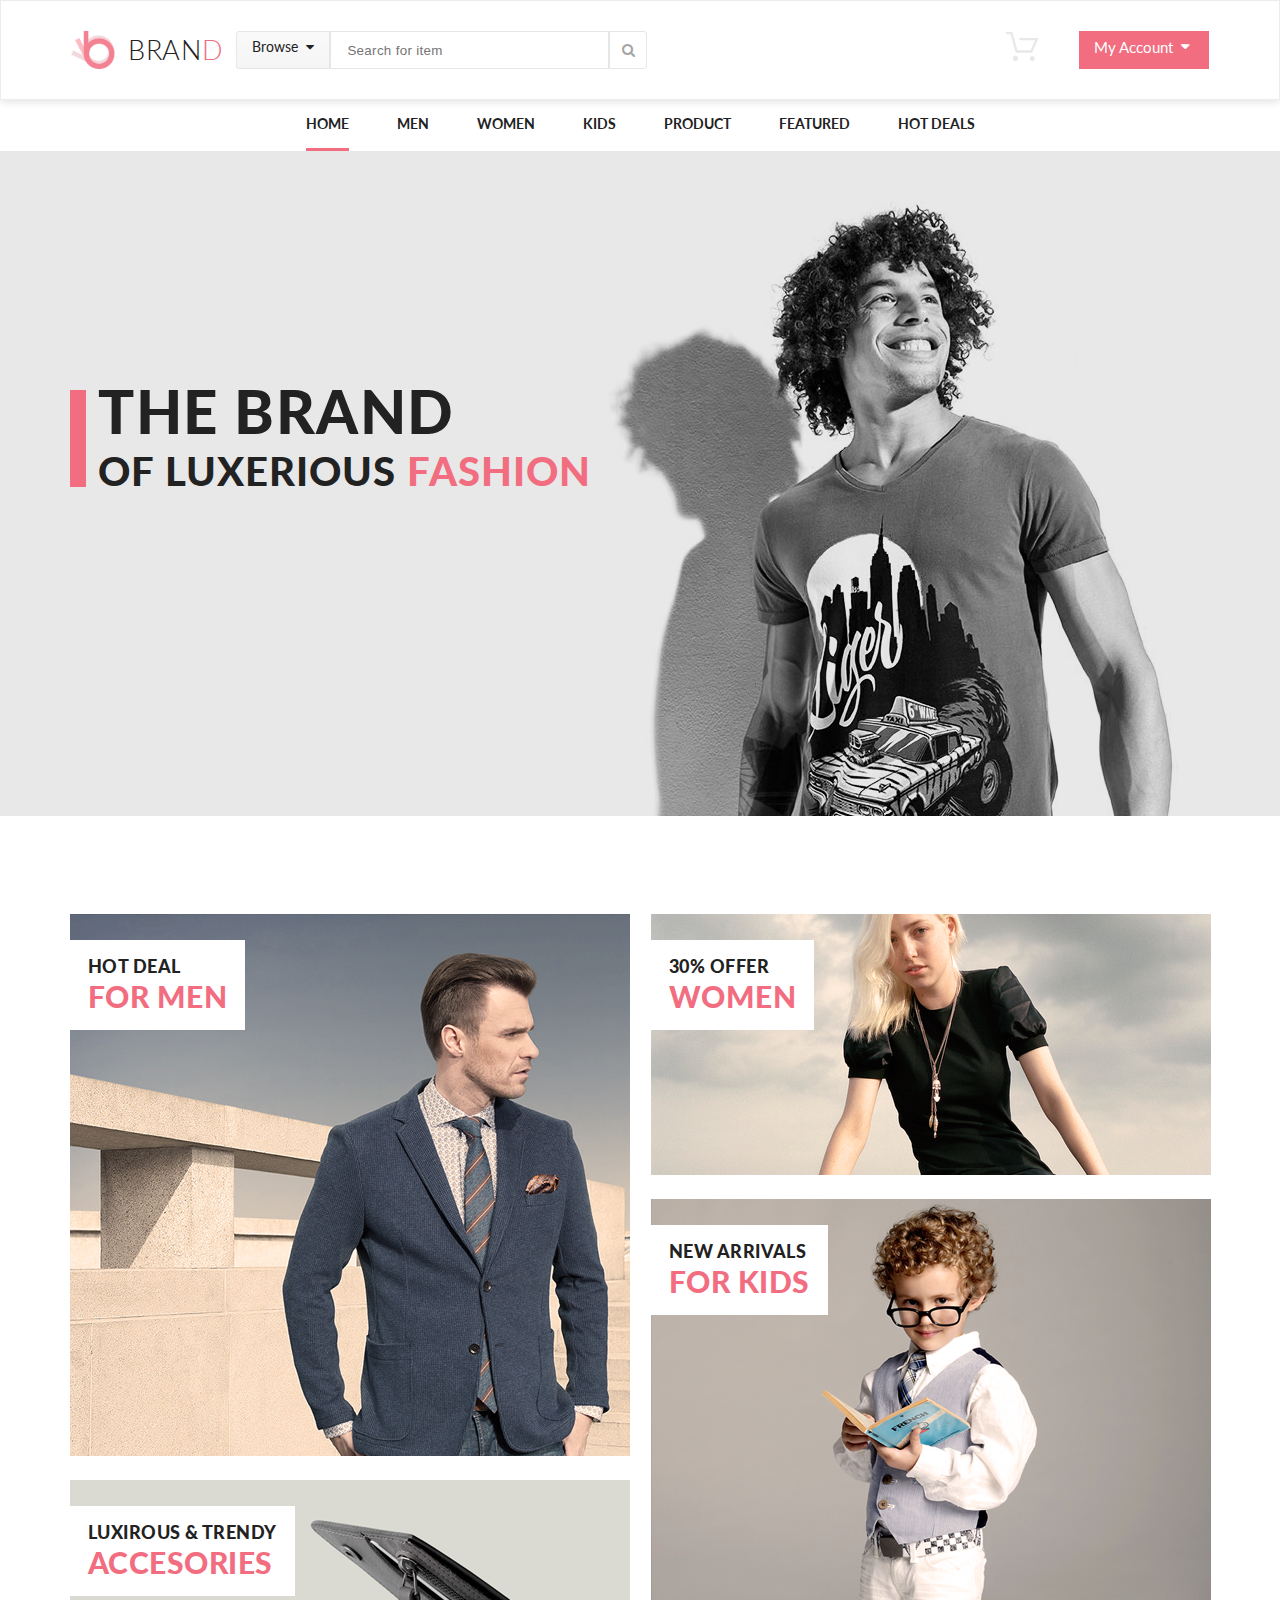
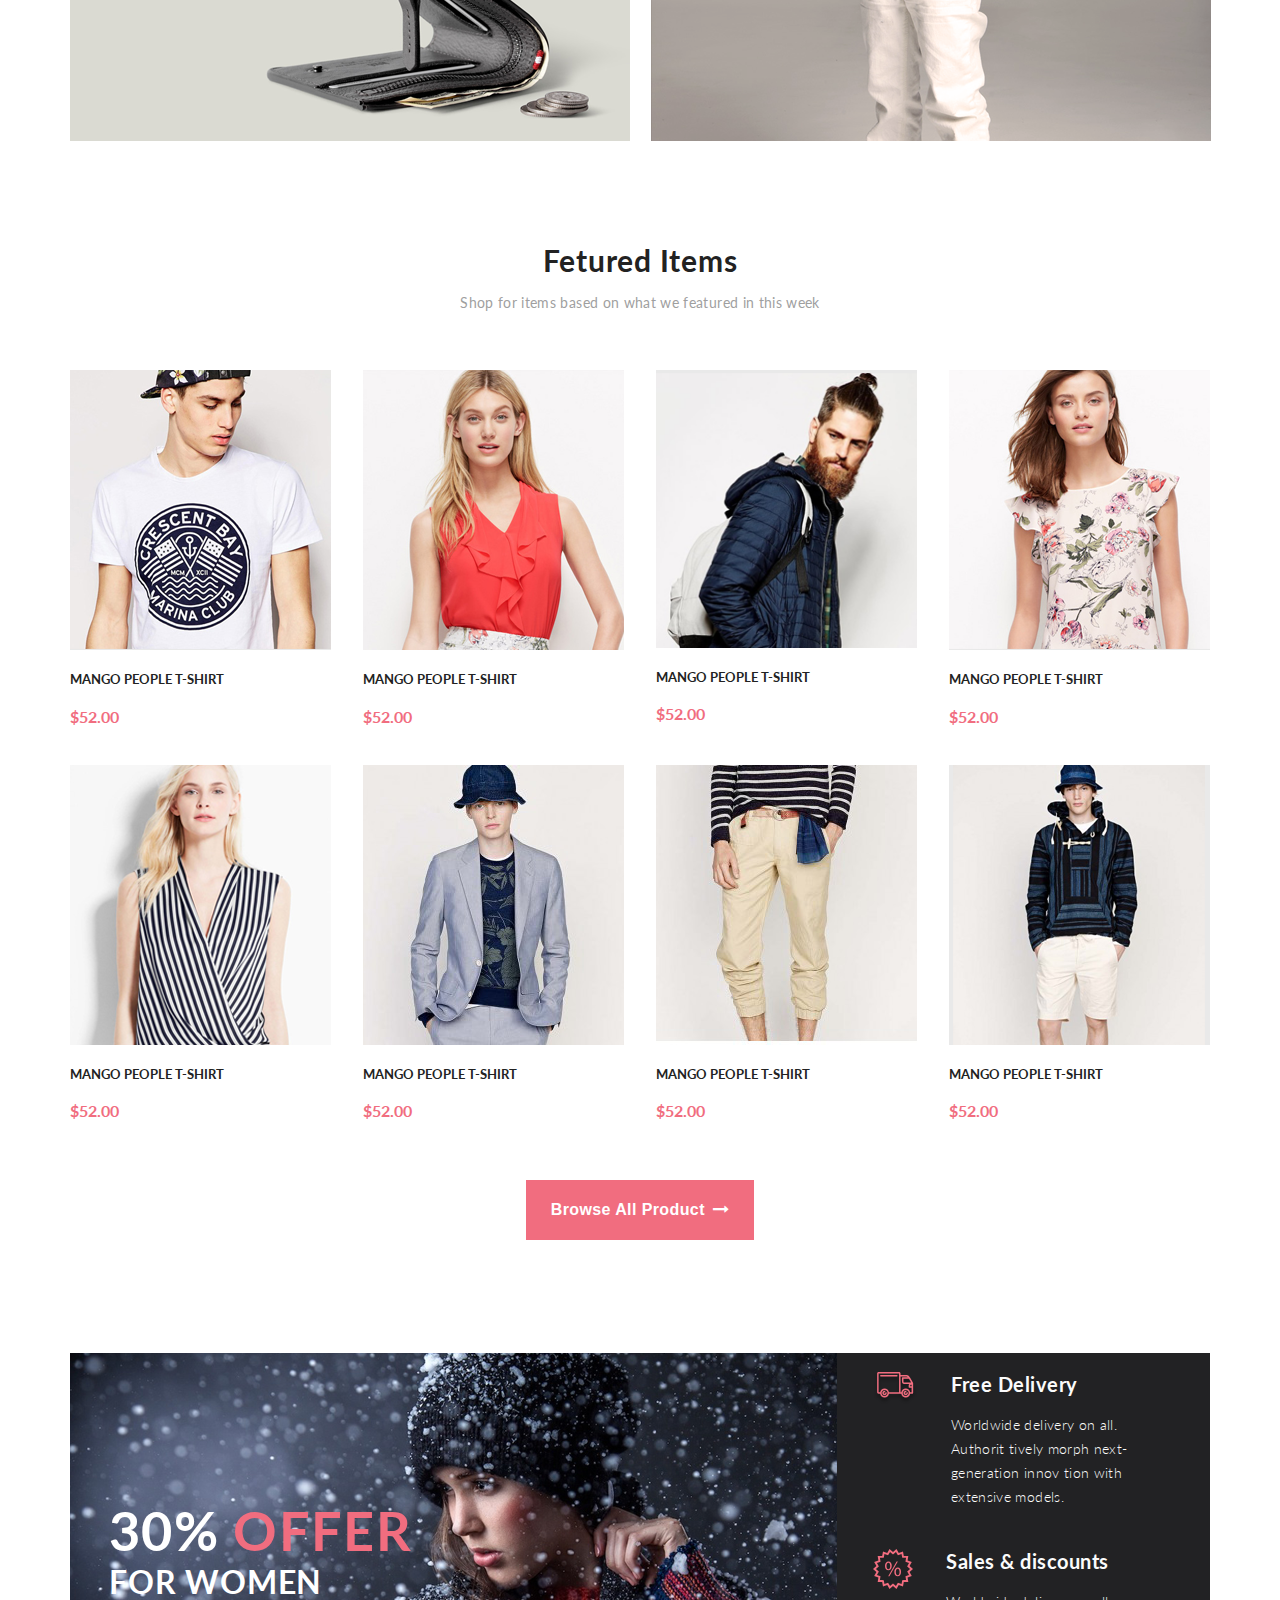
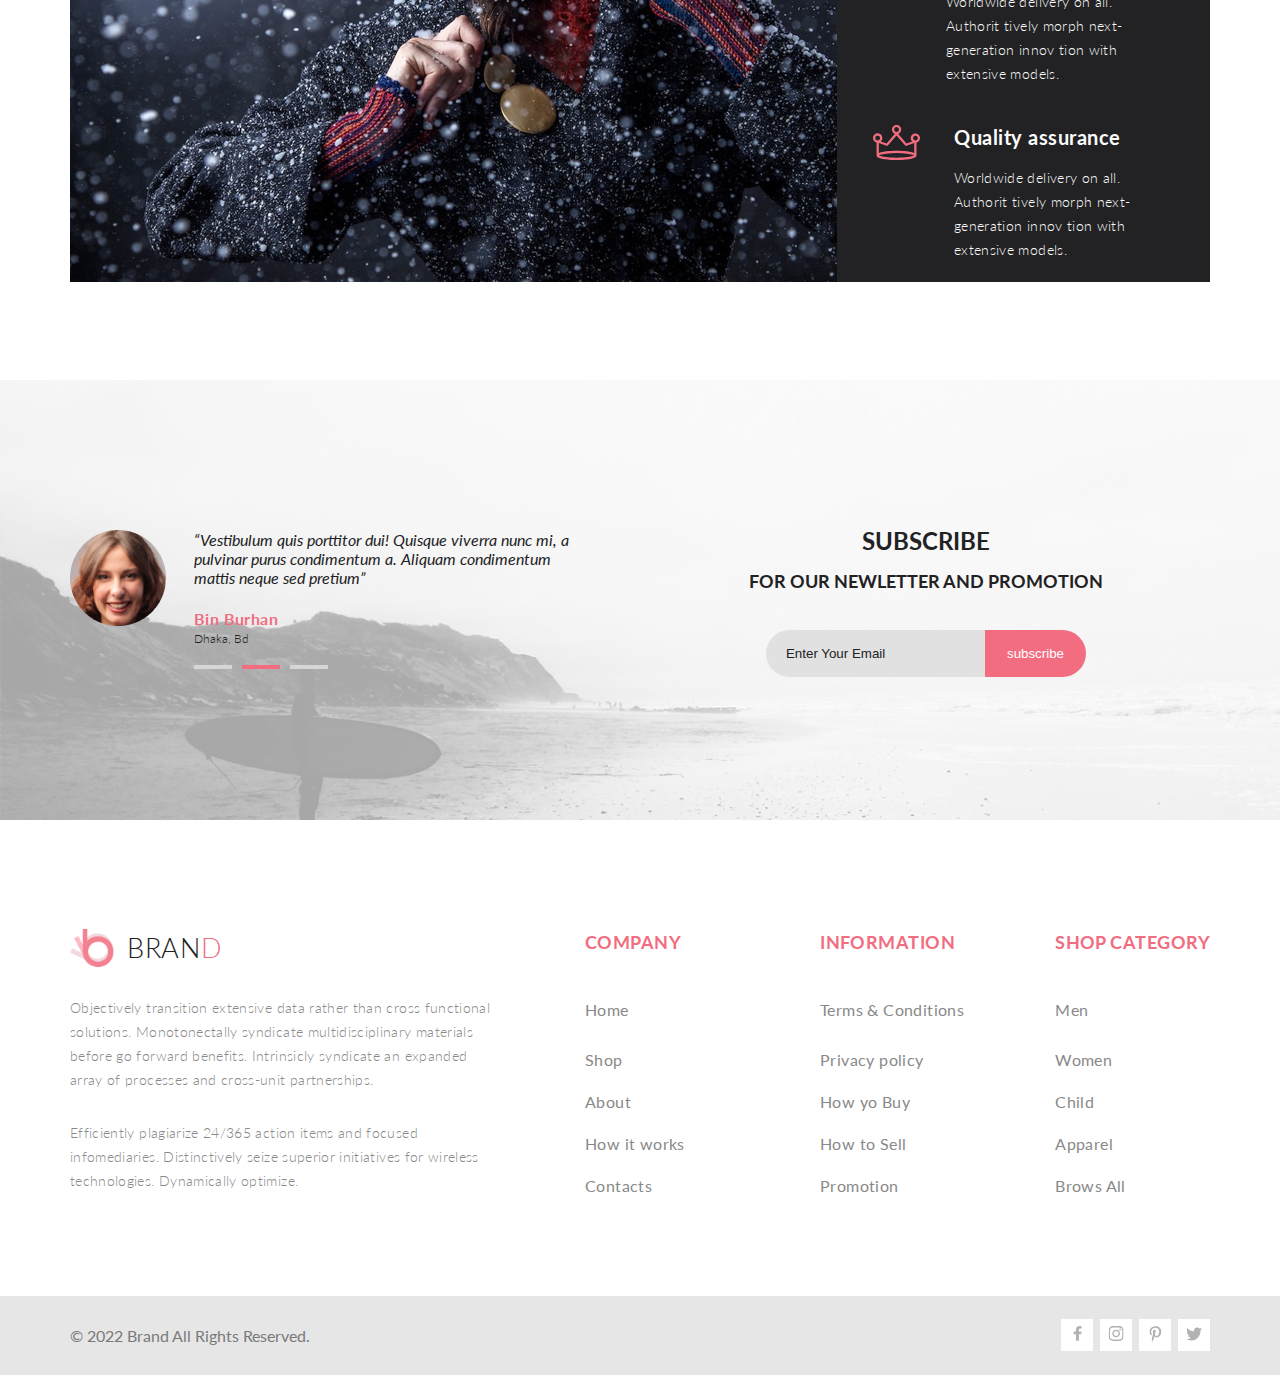
<file: index.html>
<!DOCTYPE html>
<html lang="en">

    <head>
        <meta charset="UTF-8">
        <meta name="viewport" content="width=device-width, initial-scale=1.0">
        <title>THE BRAND OF LUXERIOUS FASHION</title>
        <link rel="stylesheet" href="./css/style.css">
        <link rel="stylesheet" href="./css/media.css">
        <link rel="preconnect" href="https://fonts.googleapis.com">
        <link rel="preconnect" href="https://fonts.gstatic.com" crossorigin>
        <link href="https://fonts.googleapis.com/css2?family=Lato:wght@300;400;700;900&display=swap" rel="stylesheet">
        <link rel="stylesheet" href="./font/font-awesome/css/font-awesome.min.css">
    </head>

    <body>
        <!-- заголовок сайта -->
        <header class="main-header center">
            <div class="main-header__left">
                <a class="main-header__left main-header__link" href="./index.html">
                    <img src="./img/logo.png" width="44" height="38" alt="Логотип">
                    <h1 class="main-header__brand">bran<span class="main-header__brand_red">d</span></h1>
                </a>
                <!-- кнопка поиска параметров -->
                <details class="drop drop_browse">
                    <summary class="drop__summary drop__summary_pink">Browse <i class="fa fa-caret-down" aria-hidden="true"></i></summary>
                    <div class="drop__items drop__items_browse">
                        <div class="drop__item">
                            <h3 class="menu__title">Home</h3>
                            <a href="#" class="menu__link menu__link_drop">Dresses</a>
                            <a href="#" class="menu__link menu__link_drop">Tops</a>
                            <a href="#" class="menu__link menu__link_drop">Sweaters/Knits</a>
                            <a href="#" class="menu__link menu__link_drop">Jackets/Coats</a>
                            <a href="#" class="menu__link menu__link_drop">Blazers</a>
                            <a href="#" class="menu__link menu__link_drop">Denim</a>
                            <a href="#" class="menu__link menu__link_drop">Leggings/Pants</a>
                            <a href="#" class="menu__link menu__link_drop">Skirts/Shorts</a>
                            <a href="#" class="menu__link menu__link_drop">Accessories</a>
                        </div>
                        <div class="drop__item">
                            <h3 class="menu__title">Home</h3>
                            <a href="#" class="menu__link menu__link_drop">Dresses</a>
                            <a href="#" class="menu__link menu__link_drop">Tops</a>
                            <a href="#" class="menu__link menu__link_drop">Sweaters/Knits</a>
                            <a href="#" class="menu__link menu__link_drop">Jackets/Coats</a>
                            <a href="#" class="menu__link menu__link_drop">Blazers</a>
                            <a href="#" class="menu__link menu__link_drop">Denim</a>
                            <a href="#" class="menu__link menu__link_drop">Leggings/Pants</a>
                            <a href="#" class="menu__link menu__link_drop">Skirts/Shorts</a>
                            <a href="#" class="menu__link menu__link_drop">Accessories</a>
                        </div>
                    </div>
                </details>

                <!-- форма поиска -->
                <form class="main-header__search" action="#">
                    <input class="main-header__input main-header__input_search" type="text"
                        placeholder="Search for item">
                    <label class="main-header__input main-header__input_find" for="">
                        <i class="fa fa-search" aria-hidden="true"></i>
                    </label>
                </form>
                <!-- // форма поиска -->
            </div>
            <div class="main-header__right">
                <!-- корзина -->
                <details class="drop">
                    <summary class="drop__cart-summary">
                        <svg xmlns="http://www.w3.org/2000/svg" class="store mobile-none" width="32" height="29" viewBox="0 0 32 29"
                            fill="none">
                            <path
                                d="M26.2009 29C25.5532 28.9738 24.9415 28.6948 24.4972 28.2227C24.0529 27.7506 23.8114 27.1232 23.8245 26.475C23.8376 25.8269 24.1043 25.2097 24.5673 24.7559C25.0303 24.3022 25.6527 24.048 26.301 24.048C26.9493 24.048 27.5717 24.3022 28.0347 24.7559C28.4977 25.2097 28.7644 25.8269 28.7775 26.475C28.7906 27.1232 28.549 27.7506 28.1047 28.2227C27.6604 28.6948 27.0488 28.9738 26.401 29H26.2009ZM6.75293 26.32C6.75293 25.79 6.91011 25.2718 7.20459 24.8311C7.49907 24.3904 7.91764 24.0469 8.40735 23.844C8.89705 23.6412 9.43594 23.5881 9.95581 23.6915C10.4757 23.7949 10.9532 24.0502 11.328 24.425C11.7028 24.7998 11.9581 25.2773 12.0615 25.7972C12.1649 26.317 12.1118 26.8559 11.9089 27.3456C11.7061 27.8353 11.3626 28.2539 10.9219 28.5483C10.4812 28.8428 9.96304 29 9.43298 29C9.08087 29.0003 8.73212 28.9311 8.40674 28.7966C8.08136 28.662 7.78569 28.4646 7.53662 28.2158C7.28755 27.9669 7.09001 27.6713 6.9552 27.3461C6.82039 27.0208 6.75098 26.6721 6.75098 26.32H6.75293ZM10.553 20.686C10.2935 20.6868 10.0409 20.6024 9.83411 20.4457C9.62727 20.2891 9.47758 20.0689 9.40796 19.819L4.57495 2.36401H1.18201C0.868521 2.36401 0.567859 2.23947 0.346191 2.01781C0.124523 1.79614 0 1.49549 0 1.18201C0 0.868519 0.124523 0.567873 0.346191 0.346205C0.567859 0.124537 0.868521 5.81268e-06 1.18201 5.81268e-06H5.46301C5.7225 -0.00080736 5.97504 0.0837201 6.18176 0.240568C6.38848 0.397416 6.53784 0.617884 6.60693 0.868006L11.4399 18.323H24.6179L29.001 8.27501H14.401C14.2428 8.27961 14.0854 8.25242 13.9379 8.19507C13.7904 8.13771 13.6559 8.05134 13.5424 7.94108C13.4288 7.83082 13.3386 7.69891 13.277 7.55315C13.2154 7.40739 13.1836 7.25075 13.1836 7.0925C13.1836 6.93426 13.2154 6.77762 13.277 6.63186C13.3386 6.4861 13.4288 6.35419 13.5424 6.24393C13.6559 6.13367 13.7904 6.0473 13.9379 5.98994C14.0854 5.93259 14.2428 5.90541 14.401 5.91001H30.814C31.0097 5.90996 31.2022 5.95866 31.3744 6.05172C31.5465 6.14478 31.6928 6.27926 31.7999 6.44301C31.9078 6.60729 31.9734 6.79569 31.9908 6.99145C32.0083 7.18721 31.9771 7.38424 31.9 7.565L26.495 19.977C26.4026 20.1876 26.251 20.3668 26.0585 20.4927C25.866 20.6186 25.641 20.6858 25.411 20.686H10.553Z"
                                fill="#E8E8E8" />
                        </svg>
                    </summary>
                    <div class="drop__items drop__items_account">
                        <!-- карточка 1 -->
                        <div class="drop__item_buy">
                            <a href="./single.html"><img src="./img/card/card1.png" alt="товар в корзине"></a>
                            <div class="drop__item-data">
                                <h3 class="drop__item-text">Rebox Zane</h3>
                                <div class="drop__item-star">
                                    <i class="fa fa-star drop_star" aria-hidden="true"></i>
                                    <i class="fa fa-star drop_star" aria-hidden="true"></i>
                                    <i class="fa fa-star drop_star" aria-hidden="true"></i>
                                    <i class="fa fa-star drop_star" aria-hidden="true"></i>
                                    <i class="fa fa-star-half-o drop_star" aria-hidden="true"></i>
                                </div>
                                <p class="drop__item-text drop__item_price">1 <span class="drop__span">x</span> $250</p>
                            </div>
                            <div class="drop__close">
                                <i class="fa fa-times-circle drop__item_close" aria-hidden="true"></i>
                            </div>
                        </div>
                        <hr>
                        <!-- карточка 2 -->
                        <div class="drop__item_buy">
                            <a href="./single.html"><img src="./img/card/card2.png" alt="товар в корзине"></a>
                            <div class="drop__item-data">
                                <h3 class="drop__item-text">Rebox Zane</h3>
                                <div class="drop__item-star">
                                    <i class="fa fa-star drop_star" aria-hidden="true"></i>
                                    <i class="fa fa-star drop_star" aria-hidden="true"></i>
                                    <i class="fa fa-star drop_star" aria-hidden="true"></i>
                                    <i class="fa fa-star drop_star" aria-hidden="true"></i>
                                    <i class="fa fa-star-half-o drop_star" aria-hidden="true"></i>
                                </div>
                                <p class="drop__item-text drop__item_price">1 <span class="drop__span">x</span> $250</p>
                            </div>
                            <div class="drop__close">
                                <i class="fa fa-times-circle drop__item_close" aria-hidden="true"></i>
                            </div>
                        </div>
                        <hr>
                        <div class="drop__total">
                            <p class="drop__total_price">TOTAL</p>
                            <p class="drop__total_price">$500.00</p>
                        </div>
                        <div class="drop__button-account">
                            <a class="drop__button-account_link drop__button-account_hover" href="./checkout.html">Checkout</a>
                            <a class="menu__link drop__button-account_link drop__button-account_gray" href="./cart.html">Go to cart  
                            </a>
                        </div>
                    </div>
                </details>
                <!-- кнопка профиля -->
                <details class="drop drop_account">
                    <summary class="drop__summary">My Account<i class="fa fa-caret-down" aria-hidden="true"></i>
                    </summary>
                    <!-- блок с настройками -->
                    <div class="drop__items drop__items_account">
                        <div class="drop__button-account">
                            <a class="menu__link drop__button-account_link drop__button-account_gray" href="#profile">My profile</a>
                            <a class="drop__button-account_link drop__button-account_hover" href="#shipp">Shipping</a>
                            <a class="drop__button-account_link drop__button-account_hover" href="./checkout.html">Checkout</a>
                            <a class="menu__link drop__button-account_link drop__button-account_gray" href="./cart.html">Go to cart</a>
                        </div>
                    </div>
                </details>
            </div>
        </header>
        <!-- // заголовок сайта -->

        <!-- Главное Меню -->
        <section class="navigation center">
            <ul class="menu">
                <li class="menu__list menu__list_active"><a href="./index.html" class="menu__link">home</a>
                    <div class="dropdown dropdown_home">
                        <div class="menu__item">
                            <h3 class="menu__title">Home</h3>
                            <a href="#" class="menu__link menu__link_drop">Dresses</a>
                            <a href="#" class="menu__link menu__link_drop">Tops</a>
                            <a href="#" class="menu__link menu__link_drop">Sweaters/Knits</a>
                            <a href="#" class="menu__link menu__link_drop">Jackets/Coats</a>
                            <a href="#" class="menu__link menu__link_drop">Blazers</a>
                            <a href="#" class="menu__link menu__link_drop">Denim</a>
                            <a href="#" class="menu__link menu__link_drop">Leggings/Pants</a>
                            <a href="#" class="menu__link menu__link_drop">Skirts/Shorts</a>
                            <a href="#" class="menu__link menu__link_drop">Accessories</a>
                        </div>
                    </div>
                </li>
                <li class="menu__list "><a href="#2" class="menu__link">men</a>
                    <div class="dropdown">
                        <div class="menu__item">
                            <h3 class="menu__title">men</h3>
                            <a href="#" class="menu__link menu__link_drop">Dresses</a>
                            <a href="#" class="menu__link menu__link_drop">Tops</a>
                            <a href="#" class="menu__link menu__link_drop">Sweaters/Knits</a>
                            <a href="#" class="menu__link menu__link_drop">Jackets/Coats</a>
                            <a href="#" class="menu__link menu__link_drop">Blazers</a>
                            <a href="#" class="menu__link menu__link_drop">Denim</a>
                            <a href="#" class="menu__link menu__link_drop">Leggings/Pants</a>
                            <a href="#" class="menu__link menu__link_drop">Skirts/Shorts</a>
                            <a href="#" class="menu__link menu__link_drop">Accessories</a>
                        </div>
                        <div class="menu__item">
                            <h3 class="menu__title">men</h3>
                            <a href="#" class="menu__link menu__link_drop">Dresses</a>
                            <a href="#" class="menu__link menu__link_drop">Tops</a>
                            <a href="#" class="menu__link menu__link_drop">Sweaters/Knits</a>
                            <a href="#" class="menu__link menu__link_drop">Jackets/Coats</a>
                        </div>
                        <div class="menu__item menu__item_mv-dwn">
                            <h3 class="menu__title">men</h3>
                            <a href="#" class="menu__link menu__link_drop">Dresses</a>
                            <a href="#" class="menu__link menu__link_drop">Tops</a>
                            <a href="#" class="menu__link menu__link_drop">Sweaters/Knits</a>
                        </div>
                        <div class="menu__item menu__item_mv-up">
                            <h3 class="menu__title">men</h3>
                            <a href="#" class="menu__link menu__link_drop">Dresses</a>
                            <a href="#" class="menu__link menu__link_drop">Tops</a>
                            <a href="#" class="menu__link menu__link_drop">Sweaters/Knits</a>
                            <a href="#" class="menu__link menu__link_drop">Jackets/Coats</a>
                        </div>
                        <div class="menu__item menu__item_bg">
                            <a href="#SupersaleMan" class="menu__link menu__link_drop">
                                <img class="menu__item_img" src="./img/sale-baner.png" alt="">
                            </a>
                            <p class="menu__item_sale">Super sale!</p>
                        </div>
                    </div>
                </li>
                <li class="menu__list"><a href="#3" class="menu__link">women</a>
                    <div class="dropdown">
                        <div class="menu__item">
                            <h3 class="menu__title">women</h3>
                            <a href="#" class="menu__link menu__link_drop">Dresses</a>
                            <a href="#" class="menu__link menu__link_drop">Tops</a>
                            <a href="#" class="menu__link menu__link_drop">Sweaters/Knits</a>
                            <a href="#" class="menu__link menu__link_drop">Jackets/Coats</a>
                            <a href="#" class="menu__link menu__link_drop">Blazers</a>
                            <a href="#" class="menu__link menu__link_drop">Denim</a>
                            <a href="#" class="menu__link menu__link_drop">Leggings/Pants</a>
                            <a href="#" class="menu__link menu__link_drop">Skirts/Shorts</a>
                            <a href="#" class="menu__link menu__link_drop">Accessories</a>
                        </div>
                        <div class="menu__item">
                            <h3 class="menu__title">women</h3>
                            <a href="#" class="menu__link menu__link_drop">Dresses</a>
                            <a href="#" class="menu__link menu__link_drop">Tops</a>
                            <a href="#" class="menu__link menu__link_drop">Sweaters/Knits</a>
                            <a href="#" class="menu__link menu__link_drop">Jackets/Coats</a>
                        </div>
                        <div class="menu__item menu__item_mv-dwn">
                            <h3 class="menu__title">women</h3>
                            <a href="#" class="menu__link menu__link_drop">Dresses</a>
                            <a href="#" class="menu__link menu__link_drop">Tops</a>
                            <a href="#" class="menu__link menu__link_drop">Sweaters/Knits</a>
                        </div>
                        <div class="menu__item menu__item_mv-up">
                            <h3 class="menu__title">women</h3>
                            <a href="#" class="menu__link menu__link_drop">Dresses</a>
                            <a href="#" class="menu__link menu__link_drop">Tops</a>
                            <a href="#" class="menu__link menu__link_drop">Sweaters/Knits</a>
                            <a href="#" class="menu__link menu__link_drop">Jackets/Coats</a>
                        </div>
                        <div class="menu__item menu__item_bg">
                            <a href="#SupersaleWoman" class="menu__link menu__link_drop">
                                <img class="menu__item_img" src="./img/sale-baner.png" alt="">
                            </a>
                            <p class="menu__item_sale">Super sale!</p>
                        </div>
                    </div>
                </li>
                <li class="menu__list cntr"><a href="#4" class="menu__link">kids</a>
                    <div class="dropdown">
                        <div class="menu__item">
                            <h3 class="menu__title">kids</h3>
                            <a href="#" class="menu__link menu__link_drop">Dresses</a>
                            <a href="#" class="menu__link menu__link_drop">Tops</a>
                            <a href="#" class="menu__link menu__link_drop">Sweaters/Knits</a>
                            <a href="#" class="menu__link menu__link_drop">Jackets/Coats</a>
                            <a href="#" class="menu__link menu__link_drop">Blazers</a>
                            <a href="#" class="menu__link menu__link_drop">Denim</a>
                            <a href="#" class="menu__link menu__link_drop">Leggings/Pants</a>
                            <a href="#" class="menu__link menu__link_drop">Skirts/Shorts</a>
                            <a href="#" class="menu__link menu__link_drop">Accessories</a>
                        </div>
                        <div class="menu__item">
                            <h3 class="menu__title">kids</h3>
                            <a href="#" class="menu__link menu__link_drop">Dresses</a>
                            <a href="#" class="menu__link menu__link_drop">Tops</a>
                            <a href="#" class="menu__link menu__link_drop">Sweaters/Knits</a>
                            <a href="#" class="menu__link menu__link_drop">Jackets/Coats</a>
                        </div>
                        <div class="menu__item menu__item_mv-dwn">
                            <h3 class="menu__title">kids</h3>
                            <a href="#" class="menu__link menu__link_drop">Dresses</a>
                            <a href="#" class="menu__link menu__link_drop">Tops</a>
                            <a href="#" class="menu__link menu__link_drop">Sweaters/Knits</a>
                        </div>
                        <div class="menu__item menu__item_mv-up">
                            <h3 class="menu__title">kids</h3>
                            <a href="#" class="menu__link menu__link_drop">Dresses</a>
                            <a href="#" class="menu__link menu__link_drop">Tops</a>
                            <a href="#" class="menu__link menu__link_drop">Sweaters/Knits</a>
                            <a href="#" class="menu__link menu__link_drop">Jackets/Coats</a>
                        </div>
                        <div class="menu__item menu__item_bg">
                            <a href="#SupersaleKids" class="menu__link menu__link_drop">
                                <img class="menu__item_img" src="./img/sale-baner.png" alt="">
                            </a>
                            <p class="menu__item_sale">Super sale!</p>
                        </div>
                    </div>
                </li>
                <li class="menu__list acc"><a href="product.html" class="menu__link">Product</a>
                    <div class="dropdown">
                        <div class="menu__item">
                            <h3 class="menu__title">accesories</h3>
                            <a href="#" class="menu__link menu__link_drop">Dresses</a>
                            <a href="#" class="menu__link menu__link_drop">Tops</a>
                            <a href="#" class="menu__link menu__link_drop">Sweaters/Knits</a>
                            <a href="#" class="menu__link menu__link_drop">Jackets/Coats</a>
                            <a href="#" class="menu__link menu__link_drop">Blazers</a>
                            <a href="#" class="menu__link menu__link_drop">Denim</a>
                            <a href="#" class="menu__link menu__link_drop">Leggings/Pants</a>
                            <a href="#" class="menu__link menu__link_drop">Skirts/Shorts</a>
                            <a href="#" class="menu__link menu__link_drop">Accessories</a>
                        </div>
                        <div class="menu__item">
                            <h3 class="menu__title">accesories</h3>
                            <a href="#" class="menu__link menu__link_drop">Dresses</a>
                            <a href="#" class="menu__link menu__link_drop">Tops</a>
                            <a href="#" class="menu__link menu__link_drop">Sweaters/Knits</a>
                            <a href="#" class="menu__link menu__link_drop">Jackets/Coats</a>
                        </div>
                        <div class="menu__item menu__item_mv-dwn">
                            <h3 class="menu__title">accesories</h3>
                            <a href="#" class="menu__link menu__link_drop">Dresses</a>
                            <a href="#" class="menu__link menu__link_drop">Tops</a>
                            <a href="#" class="menu__link menu__link_drop">Sweaters/Knits</a>
                        </div>
                        <div class="menu__item menu__item_mv-up">
                            <h3 class="menu__title">accesories</h3>
                            <a href="#" class="menu__link menu__link_drop">Dresses</a>
                            <a href="#" class="menu__link menu__link_drop">Tops</a>
                            <a href="#" class="menu__link menu__link_drop">Sweaters/Knits</a>
                            <a href="#" class="menu__link menu__link_drop">Jackets/Coats</a>
                        </div>
                        <div class="menu__item menu__item_bg">
                            <a href="#SupersaleAcc" class="menu__link menu__link_drop">
                                <img class="menu__item_img" src="./img/sale-baner.png" alt="">
                            </a>
                            <p class="menu__item_sale">Super sale!</p>
                        </div>
                    </div>
                </li>
                <li class="menu__list last"><a href="#6" class="menu__link">featured</a>
                    <div class="dropdown">
                        <div class="menu__item">
                            <h3 class="menu__title">featured</h3>
                            <a href="#" class="menu__link menu__link_drop">Dresses</a>
                            <a href="#" class="menu__link menu__link_drop">Tops</a>
                            <a href="#" class="menu__link menu__link_drop">Sweaters/Knits</a>
                            <a href="#" class="menu__link menu__link_drop">Jackets/Coats</a>
                            <a href="#" class="menu__link menu__link_drop">Blazers</a>
                            <a href="#" class="menu__link menu__link_drop">Denim</a>
                            <a href="#" class="menu__link menu__link_drop">Leggings/Pants</a>
                            <a href="#" class="menu__link menu__link_drop">Skirts/Shorts</a>
                            <a href="#" class="menu__link menu__link_drop">Accessories</a>
                        </div>
                        <div class="menu__item">
                            <h3 class="menu__title">featured</h3>
                            <a href="#" class="menu__link menu__link_drop">Dresses</a>
                            <a href="#" class="menu__link menu__link_drop">Tops</a>
                            <a href="#" class="menu__link menu__link_drop">Sweaters/Knits</a>
                            <a href="#" class="menu__link menu__link_drop">Jackets/Coats</a>
                        </div>
                        <div class="menu__item menu__item_mv-dwn">
                            <h3 class="menu__title">featured</h3>
                            <a href="#" class="menu__link menu__link_drop">Dresses</a>
                            <a href="#" class="menu__link menu__link_drop">Tops</a>
                            <a href="#" class="menu__link menu__link_drop">Sweaters/Knits</a>
                        </div>
                        <div class="menu__item menu__item_mv-up">
                            <h3 class="menu__title">featured</h3>
                            <a href="#" class="menu__link menu__link_drop">Dresses</a>
                            <a href="#" class="menu__link menu__link_drop">Tops</a>
                            <a href="#" class="menu__link menu__link_drop">Sweaters/Knits</a>
                            <a href="#" class="menu__link menu__link_drop">Jackets/Coats</a>
                        </div>
                        <div class="menu__item menu__item_bg">
                            <a href="#SupersaleFeatured" class="menu__link menu__link_drop">
                                <img class="menu__item_img" src="./img/sale-baner.png" alt="">
                            </a>
                            <p class="menu__item_sale">Super sale!</p>
                        </div>
                    </div>
                </li>
                <li class="menu__list last"><a href="#7" class="menu__link">hot deals</a>
                    <div class="dropdown">
                        <div class="menu__item">
                            <h3 class="menu__title">hot deals</h3>
                            <a href="#" class="menu__link menu__link_drop">Dresses</a>
                            <a href="#" class="menu__link menu__link_drop">Tops</a>
                            <a href="#" class="menu__link menu__link_drop">Sweaters/Knits</a>
                            <a href="#" class="menu__link menu__link_drop">Jackets/Coats</a>
                            <a href="#" class="menu__link menu__link_drop">Blazers</a>
                            <a href="#" class="menu__link menu__link_drop">Denim</a>
                            <a href="#" class="menu__link menu__link_drop">Leggings/Pants</a>
                            <a href="#" class="menu__link menu__link_drop">Skirts/Shorts</a>
                            <a href="#" class="menu__link menu__link_drop">Accessories</a>
                        </div>
                        <div class="menu__item">
                            <h3 class="menu__title">hot deals</h3>
                            <a href="#" class="menu__link menu__link_drop">Dresses</a>
                            <a href="#" class="menu__link menu__link_drop">Tops</a>
                            <a href="#" class="menu__link menu__link_drop">Sweaters/Knits</a>
                            <a href="#" class="menu__link menu__link_drop">Jackets/Coats</a>
                        </div>
                        <div class="menu__item menu__item_mv-dwn">
                            <h3 class="menu__title">hot deals</h3>
                            <a href="#" class="menu__link menu__link_drop">Dresses</a>
                            <a href="#" class="menu__link menu__link_drop">Tops</a>
                            <a href="#" class="menu__link menu__link_drop">Sweaters/Knits</a>
                        </div>
                        <div class="menu__item menu__item_mv-up">
                            <h3 class="menu__title">hot deals</h3>
                            <a href="#" class="menu__link menu__link_drop">Dresses</a>
                            <a href="#" class="menu__link menu__link_drop">Tops</a>
                            <a href="#" class="menu__link menu__link_drop">Sweaters/Knits</a>
                            <a href="#" class="menu__link menu__link_drop">Jackets/Coats</a>
                        </div>
                        <div class="menu__item menu__item_bg">
                            <a href="#SupersaleHot" class="menu__link menu__link_drop">
                                <img class="menu__item_img" src="./img/sale-baner.png" alt="">
                            </a>
                            <p class="menu__item_sale">Super sale!</p>
                        </div>
                    </div>
                </li>
            </ul>
        </section>
        <!-- // Главное Меню -->

        <!-- блок Банер -->
        <section class="hero center">
            <div class="hero-text">
                <span class="hero-text__span"></span>
                <div class="hero-text__block-title">
                    <h1 class="hero-text__head">THE BRAND</h1>
                    <h2 class="hero-text__head hero-text_midle">OF LUXERIOUS
                        <span class="hero-text__head hero-text_midle hero-text_red">FASHION</span>
                    </h2>
                </div>
            </div>
        </section>
        <!-- // блок Банер -->

        <!-- блок Предложения -->
        <section class="offers center">
            <!-- card 1 -->
            <div class="offers__item">
                <a href="#" target="_blank">
                    <img src="./img/offers/proposal1.png" alt="Предложения для мужчин">
                    <h2 class="offers__text">HOT DEAL <br><span class="offers__text_title">FOR MEN</span></h2>
                </a>
            </div>
            <!-- // card 1 -->

            <!-- card 2 -->
            <div class="offers__item">
                <a href="#" target="_blank">
                    <img src="./img/offers/proposal2.png" alt="Предложения для мужчин">
                    <h2 class="offers__text">30% OFFER <br><span class="offers__text_title">WOMEN</span></h2>
                </a>
            </div>
            <!-- // card 2
         -->
            <!-- card 3 -->
            <div class="offers__item">
                <a href="#" target="_blank">
                    <img src="./img/offers/proposal3.png" alt="Предложения для мужчин">
                    <h2 class="offers__text">LUXIROUS & TRENDY <br><span class="offers__text_title">ACCESORIES</span>
                    </h2>
                </a>
            </div>
            <!-- // card 3 -->

            <!-- card 4 -->
            <div class="offers__item">
                <a href="#" target="_blank">
                    <img src="./img/offers/proposal4.png" alt="Предложения для мужчин">
                    <h2 class="offers__text">NEW ARRIVALS <br><span class="offers__text_title">FOR KIDS</span></h2>
                </a>
            </div>
            <!-- // card 4 -->
        </section>
        <!-- // блок Предложения -->

        <!-- блок Продукты -->
        <section class="products center">
            <!-- Заголовок блока продуктов с карточками -->
            <div class="products-title">
                <h2 class="products-title__head">Fetured Items</h2>
                <p class="products-title__text">Shop for items based on what we featured in this week</p>
            </div>
            <!-- // Заголовок блока продуктов с карточками -->
            <!-- карточки -->
            <div class="products-items">
                <!-- card1 -->
                <div class="products-item">
                    <a class="menu__link" href="#card1">
                        <img class="products-item__img-card" width="261" src="./img/products/catalog.png"
                            alt="фото товара">
                        <div class="products-item__text">
                            <h3 class="products-item__head">Mango People T-shirt</h3>
                            <p class="products-item__price global_pink">$52.00</p>
                        </div>
                    </a>
                    <div class="products-item__card">
                        <a class="products-item__link" href="#add1">
                            <svg xmlns="http://www.w3.org/2000/svg" width="23" height="22" viewBox="0 0 32 29"
                                fill="none">
                                <path
                                    d="M26.2009 29C25.5532 28.9738 24.9415 28.6948 24.4972 28.2227C24.0529 27.7506 23.8114 27.1232 23.8245 26.475C23.8376 25.8269 24.1043 25.2097 24.5673 24.7559C25.0303 24.3022 25.6527 24.048 26.301 24.048C26.9493 24.048 27.5717 24.3022 28.0347 24.7559C28.4977 25.2097 28.7644 25.8269 28.7775 26.475C28.7906 27.1232 28.549 27.7506 28.1047 28.2227C27.6604 28.6948 27.0488 28.9738 26.401 29H26.2009ZM6.75293 26.32C6.75293 25.79 6.91011 25.2718 7.20459 24.8311C7.49907 24.3904 7.91764 24.0469 8.40735 23.844C8.89705 23.6412 9.43594 23.5881 9.95581 23.6915C10.4757 23.7949 10.9532 24.0502 11.328 24.425C11.7028 24.7998 11.9581 25.2773 12.0615 25.7972C12.1649 26.317 12.1118 26.8559 11.9089 27.3456C11.7061 27.8353 11.3626 28.2539 10.9219 28.5483C10.4812 28.8428 9.96304 29 9.43298 29C9.08087 29.0003 8.73212 28.9311 8.40674 28.7966C8.08136 28.662 7.78569 28.4646 7.53662 28.2158C7.28755 27.9669 7.09001 27.6713 6.9552 27.3461C6.82039 27.0208 6.75098 26.6721 6.75098 26.32H6.75293ZM10.553 20.686C10.2935 20.6868 10.0409 20.6024 9.83411 20.4457C9.62727 20.2891 9.47758 20.0689 9.40796 19.819L4.57495 2.36401H1.18201C0.868521 2.36401 0.567859 2.23947 0.346191 2.01781C0.124523 1.79614 0 1.49549 0 1.18201C0 0.868519 0.124523 0.567873 0.346191 0.346205C0.567859 0.124537 0.868521 5.81268e-06 1.18201 5.81268e-06H5.46301C5.7225 -0.00080736 5.97504 0.0837201 6.18176 0.240568C6.38848 0.397416 6.53784 0.617884 6.60693 0.868006L11.4399 18.323H24.6179L29.001 8.27501H14.401C14.2428 8.27961 14.0854 8.25242 13.9379 8.19507C13.7904 8.13771 13.6559 8.05134 13.5424 7.94108C13.4288 7.83082 13.3386 7.69891 13.277 7.55315C13.2154 7.40739 13.1836 7.25075 13.1836 7.0925C13.1836 6.93426 13.2154 6.77762 13.277 6.63186C13.3386 6.4861 13.4288 6.35419 13.5424 6.24393C13.6559 6.13367 13.7904 6.0473 13.9379 5.98994C14.0854 5.93259 14.2428 5.90541 14.401 5.91001H30.814C31.0097 5.90996 31.2022 5.95866 31.3744 6.05172C31.5465 6.14478 31.6928 6.27926 31.7999 6.44301C31.9078 6.60729 31.9734 6.79569 31.9908 6.99145C32.0083 7.18721 31.9771 7.38424 31.9 7.565L26.495 19.977C26.4026 20.1876 26.251 20.3668 26.0585 20.4927C25.866 20.6186 25.641 20.6858 25.411 20.686H10.553Z"
                                    fill="#E8E8E8" />
                            </svg>Add to Cart
                        </a>
                    </div>
                </div>
                <!-- // card1 -->
                <!-- card2 -->
                <div class="products-item">
                    <a class="menu__link" href="#card1">
                        <img class="products-item__img-card" width="261" src="./img/products/catalog1.png"
                            alt="фото товара">
                        <div class="products-item__text">
                            <h3 class="products-item__head">Mango People T-shirt</h3>
                            <p class="products-item__price global_pink">$52.00</p>
                        </div>
                    </a>
                    <div class="products-item__card">
                        <a class="products-item__link" href="#add1">
                            <svg xmlns="http://www.w3.org/2000/svg" width="23" height="22" viewBox="0 0 32 29"
                                fill="none">
                                <path
                                    d="M26.2009 29C25.5532 28.9738 24.9415 28.6948 24.4972 28.2227C24.0529 27.7506 23.8114 27.1232 23.8245 26.475C23.8376 25.8269 24.1043 25.2097 24.5673 24.7559C25.0303 24.3022 25.6527 24.048 26.301 24.048C26.9493 24.048 27.5717 24.3022 28.0347 24.7559C28.4977 25.2097 28.7644 25.8269 28.7775 26.475C28.7906 27.1232 28.549 27.7506 28.1047 28.2227C27.6604 28.6948 27.0488 28.9738 26.401 29H26.2009ZM6.75293 26.32C6.75293 25.79 6.91011 25.2718 7.20459 24.8311C7.49907 24.3904 7.91764 24.0469 8.40735 23.844C8.89705 23.6412 9.43594 23.5881 9.95581 23.6915C10.4757 23.7949 10.9532 24.0502 11.328 24.425C11.7028 24.7998 11.9581 25.2773 12.0615 25.7972C12.1649 26.317 12.1118 26.8559 11.9089 27.3456C11.7061 27.8353 11.3626 28.2539 10.9219 28.5483C10.4812 28.8428 9.96304 29 9.43298 29C9.08087 29.0003 8.73212 28.9311 8.40674 28.7966C8.08136 28.662 7.78569 28.4646 7.53662 28.2158C7.28755 27.9669 7.09001 27.6713 6.9552 27.3461C6.82039 27.0208 6.75098 26.6721 6.75098 26.32H6.75293ZM10.553 20.686C10.2935 20.6868 10.0409 20.6024 9.83411 20.4457C9.62727 20.2891 9.47758 20.0689 9.40796 19.819L4.57495 2.36401H1.18201C0.868521 2.36401 0.567859 2.23947 0.346191 2.01781C0.124523 1.79614 0 1.49549 0 1.18201C0 0.868519 0.124523 0.567873 0.346191 0.346205C0.567859 0.124537 0.868521 5.81268e-06 1.18201 5.81268e-06H5.46301C5.7225 -0.00080736 5.97504 0.0837201 6.18176 0.240568C6.38848 0.397416 6.53784 0.617884 6.60693 0.868006L11.4399 18.323H24.6179L29.001 8.27501H14.401C14.2428 8.27961 14.0854 8.25242 13.9379 8.19507C13.7904 8.13771 13.6559 8.05134 13.5424 7.94108C13.4288 7.83082 13.3386 7.69891 13.277 7.55315C13.2154 7.40739 13.1836 7.25075 13.1836 7.0925C13.1836 6.93426 13.2154 6.77762 13.277 6.63186C13.3386 6.4861 13.4288 6.35419 13.5424 6.24393C13.6559 6.13367 13.7904 6.0473 13.9379 5.98994C14.0854 5.93259 14.2428 5.90541 14.401 5.91001H30.814C31.0097 5.90996 31.2022 5.95866 31.3744 6.05172C31.5465 6.14478 31.6928 6.27926 31.7999 6.44301C31.9078 6.60729 31.9734 6.79569 31.9908 6.99145C32.0083 7.18721 31.9771 7.38424 31.9 7.565L26.495 19.977C26.4026 20.1876 26.251 20.3668 26.0585 20.4927C25.866 20.6186 25.641 20.6858 25.411 20.686H10.553Z"
                                    fill="#E8E8E8" />
                            </svg>Add to Cart
                        </a>
                    </div>
                </div>
                <!-- // card2 -->
                <!-- card3 -->
                <div class="products-item">
                    <a class="menu__link" href="#card1">
                        <img class="products-item__img-card" width="261" src="./img/products/catalog2.png"
                            alt="фото товара">
                        <div class="products-item__text">
                            <h3 class="products-item__head">Mango People T-shirt</h3>
                            <p class="products-item__price global_pink">$52.00</p>
                        </div>
                    </a>
                    <div class="products-item__card">
                        <a class="products-item__link" href="#add1">
                            <svg xmlns="http://www.w3.org/2000/svg" width="23" height="22" viewBox="0 0 32 29"
                                fill="none">
                                <path
                                    d="M26.2009 29C25.5532 28.9738 24.9415 28.6948 24.4972 28.2227C24.0529 27.7506 23.8114 27.1232 23.8245 26.475C23.8376 25.8269 24.1043 25.2097 24.5673 24.7559C25.0303 24.3022 25.6527 24.048 26.301 24.048C26.9493 24.048 27.5717 24.3022 28.0347 24.7559C28.4977 25.2097 28.7644 25.8269 28.7775 26.475C28.7906 27.1232 28.549 27.7506 28.1047 28.2227C27.6604 28.6948 27.0488 28.9738 26.401 29H26.2009ZM6.75293 26.32C6.75293 25.79 6.91011 25.2718 7.20459 24.8311C7.49907 24.3904 7.91764 24.0469 8.40735 23.844C8.89705 23.6412 9.43594 23.5881 9.95581 23.6915C10.4757 23.7949 10.9532 24.0502 11.328 24.425C11.7028 24.7998 11.9581 25.2773 12.0615 25.7972C12.1649 26.317 12.1118 26.8559 11.9089 27.3456C11.7061 27.8353 11.3626 28.2539 10.9219 28.5483C10.4812 28.8428 9.96304 29 9.43298 29C9.08087 29.0003 8.73212 28.9311 8.40674 28.7966C8.08136 28.662 7.78569 28.4646 7.53662 28.2158C7.28755 27.9669 7.09001 27.6713 6.9552 27.3461C6.82039 27.0208 6.75098 26.6721 6.75098 26.32H6.75293ZM10.553 20.686C10.2935 20.6868 10.0409 20.6024 9.83411 20.4457C9.62727 20.2891 9.47758 20.0689 9.40796 19.819L4.57495 2.36401H1.18201C0.868521 2.36401 0.567859 2.23947 0.346191 2.01781C0.124523 1.79614 0 1.49549 0 1.18201C0 0.868519 0.124523 0.567873 0.346191 0.346205C0.567859 0.124537 0.868521 5.81268e-06 1.18201 5.81268e-06H5.46301C5.7225 -0.00080736 5.97504 0.0837201 6.18176 0.240568C6.38848 0.397416 6.53784 0.617884 6.60693 0.868006L11.4399 18.323H24.6179L29.001 8.27501H14.401C14.2428 8.27961 14.0854 8.25242 13.9379 8.19507C13.7904 8.13771 13.6559 8.05134 13.5424 7.94108C13.4288 7.83082 13.3386 7.69891 13.277 7.55315C13.2154 7.40739 13.1836 7.25075 13.1836 7.0925C13.1836 6.93426 13.2154 6.77762 13.277 6.63186C13.3386 6.4861 13.4288 6.35419 13.5424 6.24393C13.6559 6.13367 13.7904 6.0473 13.9379 5.98994C14.0854 5.93259 14.2428 5.90541 14.401 5.91001H30.814C31.0097 5.90996 31.2022 5.95866 31.3744 6.05172C31.5465 6.14478 31.6928 6.27926 31.7999 6.44301C31.9078 6.60729 31.9734 6.79569 31.9908 6.99145C32.0083 7.18721 31.9771 7.38424 31.9 7.565L26.495 19.977C26.4026 20.1876 26.251 20.3668 26.0585 20.4927C25.866 20.6186 25.641 20.6858 25.411 20.686H10.553Z"
                                    fill="#E8E8E8" />
                            </svg>Add to Cart
                        </a>
                    </div>
                </div>
                <!-- // card3 -->
                <!-- card4 -->
                <div class="products-item">
                    <a class="menu__link" href="#card1">
                        <img class="products-item__img-card" width="261" src="./img/products/catalog3.png"
                            alt="фото товара">
                        <div class="products-item__text">
                            <h3 class="products-item__head">Mango People T-shirt</h3>
                            <p class="products-item__price global_pink">$52.00</p>
                        </div>
                    </a>
                    <div class="products-item__card">
                        <a class="products-item__link" href="#add1">
                            <svg xmlns="http://www.w3.org/2000/svg" width="23" height="22" viewBox="0 0 32 29"
                                fill="none">
                                <path
                                    d="M26.2009 29C25.5532 28.9738 24.9415 28.6948 24.4972 28.2227C24.0529 27.7506 23.8114 27.1232 23.8245 26.475C23.8376 25.8269 24.1043 25.2097 24.5673 24.7559C25.0303 24.3022 25.6527 24.048 26.301 24.048C26.9493 24.048 27.5717 24.3022 28.0347 24.7559C28.4977 25.2097 28.7644 25.8269 28.7775 26.475C28.7906 27.1232 28.549 27.7506 28.1047 28.2227C27.6604 28.6948 27.0488 28.9738 26.401 29H26.2009ZM6.75293 26.32C6.75293 25.79 6.91011 25.2718 7.20459 24.8311C7.49907 24.3904 7.91764 24.0469 8.40735 23.844C8.89705 23.6412 9.43594 23.5881 9.95581 23.6915C10.4757 23.7949 10.9532 24.0502 11.328 24.425C11.7028 24.7998 11.9581 25.2773 12.0615 25.7972C12.1649 26.317 12.1118 26.8559 11.9089 27.3456C11.7061 27.8353 11.3626 28.2539 10.9219 28.5483C10.4812 28.8428 9.96304 29 9.43298 29C9.08087 29.0003 8.73212 28.9311 8.40674 28.7966C8.08136 28.662 7.78569 28.4646 7.53662 28.2158C7.28755 27.9669 7.09001 27.6713 6.9552 27.3461C6.82039 27.0208 6.75098 26.6721 6.75098 26.32H6.75293ZM10.553 20.686C10.2935 20.6868 10.0409 20.6024 9.83411 20.4457C9.62727 20.2891 9.47758 20.0689 9.40796 19.819L4.57495 2.36401H1.18201C0.868521 2.36401 0.567859 2.23947 0.346191 2.01781C0.124523 1.79614 0 1.49549 0 1.18201C0 0.868519 0.124523 0.567873 0.346191 0.346205C0.567859 0.124537 0.868521 5.81268e-06 1.18201 5.81268e-06H5.46301C5.7225 -0.00080736 5.97504 0.0837201 6.18176 0.240568C6.38848 0.397416 6.53784 0.617884 6.60693 0.868006L11.4399 18.323H24.6179L29.001 8.27501H14.401C14.2428 8.27961 14.0854 8.25242 13.9379 8.19507C13.7904 8.13771 13.6559 8.05134 13.5424 7.94108C13.4288 7.83082 13.3386 7.69891 13.277 7.55315C13.2154 7.40739 13.1836 7.25075 13.1836 7.0925C13.1836 6.93426 13.2154 6.77762 13.277 6.63186C13.3386 6.4861 13.4288 6.35419 13.5424 6.24393C13.6559 6.13367 13.7904 6.0473 13.9379 5.98994C14.0854 5.93259 14.2428 5.90541 14.401 5.91001H30.814C31.0097 5.90996 31.2022 5.95866 31.3744 6.05172C31.5465 6.14478 31.6928 6.27926 31.7999 6.44301C31.9078 6.60729 31.9734 6.79569 31.9908 6.99145C32.0083 7.18721 31.9771 7.38424 31.9 7.565L26.495 19.977C26.4026 20.1876 26.251 20.3668 26.0585 20.4927C25.866 20.6186 25.641 20.6858 25.411 20.686H10.553Z"
                                    fill="#E8E8E8" />
                            </svg>Add to Cart
                        </a>
                    </div>
                </div>
                <!-- // card4 -->
                <!-- card5 -->
                <div class="products-item">
                    <a class="menu__link" href="#card1">
                        <img class="products-item__img-card" width="261" src="./img/products/catalog4.png"
                            alt="фото товара">
                        <div class="products-item__text">
                            <h3 class="products-item__head">Mango People T-shirt</h3>
                            <p class="products-item__price global_pink">$52.00</p>
                        </div>
                    </a>
                    <div class="products-item__card">
                        <a class="products-item__link" href="#add1">
                            <svg xmlns="http://www.w3.org/2000/svg" width="23" height="22" viewBox="0 0 32 29"
                                fill="none">
                                <path
                                    d="M26.2009 29C25.5532 28.9738 24.9415 28.6948 24.4972 28.2227C24.0529 27.7506 23.8114 27.1232 23.8245 26.475C23.8376 25.8269 24.1043 25.2097 24.5673 24.7559C25.0303 24.3022 25.6527 24.048 26.301 24.048C26.9493 24.048 27.5717 24.3022 28.0347 24.7559C28.4977 25.2097 28.7644 25.8269 28.7775 26.475C28.7906 27.1232 28.549 27.7506 28.1047 28.2227C27.6604 28.6948 27.0488 28.9738 26.401 29H26.2009ZM6.75293 26.32C6.75293 25.79 6.91011 25.2718 7.20459 24.8311C7.49907 24.3904 7.91764 24.0469 8.40735 23.844C8.89705 23.6412 9.43594 23.5881 9.95581 23.6915C10.4757 23.7949 10.9532 24.0502 11.328 24.425C11.7028 24.7998 11.9581 25.2773 12.0615 25.7972C12.1649 26.317 12.1118 26.8559 11.9089 27.3456C11.7061 27.8353 11.3626 28.2539 10.9219 28.5483C10.4812 28.8428 9.96304 29 9.43298 29C9.08087 29.0003 8.73212 28.9311 8.40674 28.7966C8.08136 28.662 7.78569 28.4646 7.53662 28.2158C7.28755 27.9669 7.09001 27.6713 6.9552 27.3461C6.82039 27.0208 6.75098 26.6721 6.75098 26.32H6.75293ZM10.553 20.686C10.2935 20.6868 10.0409 20.6024 9.83411 20.4457C9.62727 20.2891 9.47758 20.0689 9.40796 19.819L4.57495 2.36401H1.18201C0.868521 2.36401 0.567859 2.23947 0.346191 2.01781C0.124523 1.79614 0 1.49549 0 1.18201C0 0.868519 0.124523 0.567873 0.346191 0.346205C0.567859 0.124537 0.868521 5.81268e-06 1.18201 5.81268e-06H5.46301C5.7225 -0.00080736 5.97504 0.0837201 6.18176 0.240568C6.38848 0.397416 6.53784 0.617884 6.60693 0.868006L11.4399 18.323H24.6179L29.001 8.27501H14.401C14.2428 8.27961 14.0854 8.25242 13.9379 8.19507C13.7904 8.13771 13.6559 8.05134 13.5424 7.94108C13.4288 7.83082 13.3386 7.69891 13.277 7.55315C13.2154 7.40739 13.1836 7.25075 13.1836 7.0925C13.1836 6.93426 13.2154 6.77762 13.277 6.63186C13.3386 6.4861 13.4288 6.35419 13.5424 6.24393C13.6559 6.13367 13.7904 6.0473 13.9379 5.98994C14.0854 5.93259 14.2428 5.90541 14.401 5.91001H30.814C31.0097 5.90996 31.2022 5.95866 31.3744 6.05172C31.5465 6.14478 31.6928 6.27926 31.7999 6.44301C31.9078 6.60729 31.9734 6.79569 31.9908 6.99145C32.0083 7.18721 31.9771 7.38424 31.9 7.565L26.495 19.977C26.4026 20.1876 26.251 20.3668 26.0585 20.4927C25.866 20.6186 25.641 20.6858 25.411 20.686H10.553Z"
                                    fill="#E8E8E8" />
                            </svg>Add to Cart
                        </a>
                    </div>
                </div>
                <!-- // card5 -->
                <!-- card6 -->
                <div class="products-item">
                    <a class="menu__link" href="#card1">
                        <img class="products-item__img-card" width="261" src="./img/products/catalog5.png"
                            alt="фото товара">
                        <div class="products-item__text">
                            <h3 class="products-item__head">Mango People T-shirt</h3>
                            <p class="products-item__price global_pink">$52.00</p>
                        </div>
                    </a>
                    <div class="products-item__card">
                        <a class="products-item__link" href="#add1">
                            <svg xmlns="http://www.w3.org/2000/svg" width="23" height="22" viewBox="0 0 32 29"
                                fill="none">
                                <path
                                    d="M26.2009 29C25.5532 28.9738 24.9415 28.6948 24.4972 28.2227C24.0529 27.7506 23.8114 27.1232 23.8245 26.475C23.8376 25.8269 24.1043 25.2097 24.5673 24.7559C25.0303 24.3022 25.6527 24.048 26.301 24.048C26.9493 24.048 27.5717 24.3022 28.0347 24.7559C28.4977 25.2097 28.7644 25.8269 28.7775 26.475C28.7906 27.1232 28.549 27.7506 28.1047 28.2227C27.6604 28.6948 27.0488 28.9738 26.401 29H26.2009ZM6.75293 26.32C6.75293 25.79 6.91011 25.2718 7.20459 24.8311C7.49907 24.3904 7.91764 24.0469 8.40735 23.844C8.89705 23.6412 9.43594 23.5881 9.95581 23.6915C10.4757 23.7949 10.9532 24.0502 11.328 24.425C11.7028 24.7998 11.9581 25.2773 12.0615 25.7972C12.1649 26.317 12.1118 26.8559 11.9089 27.3456C11.7061 27.8353 11.3626 28.2539 10.9219 28.5483C10.4812 28.8428 9.96304 29 9.43298 29C9.08087 29.0003 8.73212 28.9311 8.40674 28.7966C8.08136 28.662 7.78569 28.4646 7.53662 28.2158C7.28755 27.9669 7.09001 27.6713 6.9552 27.3461C6.82039 27.0208 6.75098 26.6721 6.75098 26.32H6.75293ZM10.553 20.686C10.2935 20.6868 10.0409 20.6024 9.83411 20.4457C9.62727 20.2891 9.47758 20.0689 9.40796 19.819L4.57495 2.36401H1.18201C0.868521 2.36401 0.567859 2.23947 0.346191 2.01781C0.124523 1.79614 0 1.49549 0 1.18201C0 0.868519 0.124523 0.567873 0.346191 0.346205C0.567859 0.124537 0.868521 5.81268e-06 1.18201 5.81268e-06H5.46301C5.7225 -0.00080736 5.97504 0.0837201 6.18176 0.240568C6.38848 0.397416 6.53784 0.617884 6.60693 0.868006L11.4399 18.323H24.6179L29.001 8.27501H14.401C14.2428 8.27961 14.0854 8.25242 13.9379 8.19507C13.7904 8.13771 13.6559 8.05134 13.5424 7.94108C13.4288 7.83082 13.3386 7.69891 13.277 7.55315C13.2154 7.40739 13.1836 7.25075 13.1836 7.0925C13.1836 6.93426 13.2154 6.77762 13.277 6.63186C13.3386 6.4861 13.4288 6.35419 13.5424 6.24393C13.6559 6.13367 13.7904 6.0473 13.9379 5.98994C14.0854 5.93259 14.2428 5.90541 14.401 5.91001H30.814C31.0097 5.90996 31.2022 5.95866 31.3744 6.05172C31.5465 6.14478 31.6928 6.27926 31.7999 6.44301C31.9078 6.60729 31.9734 6.79569 31.9908 6.99145C32.0083 7.18721 31.9771 7.38424 31.9 7.565L26.495 19.977C26.4026 20.1876 26.251 20.3668 26.0585 20.4927C25.866 20.6186 25.641 20.6858 25.411 20.686H10.553Z"
                                    fill="#E8E8E8" />
                            </svg>Add to Cart
                        </a>
                    </div>
                </div>
                <!-- // card6 -->
                <!-- card7 -->
                <div class="products-item">
                    <a class="menu__link" href="#card1">
                        <img class="products-item__img-card" width="261" src="./img/products/catalog6.png"
                            alt="фото товара">
                        <div class="products-item__text">
                            <h3 class="products-item__head">Mango People T-shirt</h3>
                            <p class="products-item__price global_pink">$52.00</p>
                        </div>
                    </a>
                    <div class="products-item__card">
                        <a class="products-item__link" href="#add1">
                            <svg xmlns="http://www.w3.org/2000/svg" width="23" height="22" viewBox="0 0 32 29"
                                fill="none">
                                <path
                                    d="M26.2009 29C25.5532 28.9738 24.9415 28.6948 24.4972 28.2227C24.0529 27.7506 23.8114 27.1232 23.8245 26.475C23.8376 25.8269 24.1043 25.2097 24.5673 24.7559C25.0303 24.3022 25.6527 24.048 26.301 24.048C26.9493 24.048 27.5717 24.3022 28.0347 24.7559C28.4977 25.2097 28.7644 25.8269 28.7775 26.475C28.7906 27.1232 28.549 27.7506 28.1047 28.2227C27.6604 28.6948 27.0488 28.9738 26.401 29H26.2009ZM6.75293 26.32C6.75293 25.79 6.91011 25.2718 7.20459 24.8311C7.49907 24.3904 7.91764 24.0469 8.40735 23.844C8.89705 23.6412 9.43594 23.5881 9.95581 23.6915C10.4757 23.7949 10.9532 24.0502 11.328 24.425C11.7028 24.7998 11.9581 25.2773 12.0615 25.7972C12.1649 26.317 12.1118 26.8559 11.9089 27.3456C11.7061 27.8353 11.3626 28.2539 10.9219 28.5483C10.4812 28.8428 9.96304 29 9.43298 29C9.08087 29.0003 8.73212 28.9311 8.40674 28.7966C8.08136 28.662 7.78569 28.4646 7.53662 28.2158C7.28755 27.9669 7.09001 27.6713 6.9552 27.3461C6.82039 27.0208 6.75098 26.6721 6.75098 26.32H6.75293ZM10.553 20.686C10.2935 20.6868 10.0409 20.6024 9.83411 20.4457C9.62727 20.2891 9.47758 20.0689 9.40796 19.819L4.57495 2.36401H1.18201C0.868521 2.36401 0.567859 2.23947 0.346191 2.01781C0.124523 1.79614 0 1.49549 0 1.18201C0 0.868519 0.124523 0.567873 0.346191 0.346205C0.567859 0.124537 0.868521 5.81268e-06 1.18201 5.81268e-06H5.46301C5.7225 -0.00080736 5.97504 0.0837201 6.18176 0.240568C6.38848 0.397416 6.53784 0.617884 6.60693 0.868006L11.4399 18.323H24.6179L29.001 8.27501H14.401C14.2428 8.27961 14.0854 8.25242 13.9379 8.19507C13.7904 8.13771 13.6559 8.05134 13.5424 7.94108C13.4288 7.83082 13.3386 7.69891 13.277 7.55315C13.2154 7.40739 13.1836 7.25075 13.1836 7.0925C13.1836 6.93426 13.2154 6.77762 13.277 6.63186C13.3386 6.4861 13.4288 6.35419 13.5424 6.24393C13.6559 6.13367 13.7904 6.0473 13.9379 5.98994C14.0854 5.93259 14.2428 5.90541 14.401 5.91001H30.814C31.0097 5.90996 31.2022 5.95866 31.3744 6.05172C31.5465 6.14478 31.6928 6.27926 31.7999 6.44301C31.9078 6.60729 31.9734 6.79569 31.9908 6.99145C32.0083 7.18721 31.9771 7.38424 31.9 7.565L26.495 19.977C26.4026 20.1876 26.251 20.3668 26.0585 20.4927C25.866 20.6186 25.641 20.6858 25.411 20.686H10.553Z"
                                    fill="#E8E8E8" />
                            </svg>Add to Cart
                        </a>
                    </div>
                </div>
                <!-- // card7 -->
                <!-- card8 -->
                <div class="products-item">
                    <a class="menu__link" href="#card1">
                        <img class="products-item__img-card" width="261" src="./img/products/catalog7.png"
                            alt="фото товара">
                        <div class="products-item__text">
                            <h3 class="products-item__head">Mango People T-shirt</h3>
                            <p class="products-item__price global_pink">$52.00</p>
                        </div>
                    </a>
                    <div class="products-item__card">
                        <a class="products-item__link" href="#add1">
                            <svg xmlns="http://www.w3.org/2000/svg" width="23" height="22" viewBox="0 0 32 29"
                                fill="none">
                                <path
                                    d="M26.2009 29C25.5532 28.9738 24.9415 28.6948 24.4972 28.2227C24.0529 27.7506 23.8114 27.1232 23.8245 26.475C23.8376 25.8269 24.1043 25.2097 24.5673 24.7559C25.0303 24.3022 25.6527 24.048 26.301 24.048C26.9493 24.048 27.5717 24.3022 28.0347 24.7559C28.4977 25.2097 28.7644 25.8269 28.7775 26.475C28.7906 27.1232 28.549 27.7506 28.1047 28.2227C27.6604 28.6948 27.0488 28.9738 26.401 29H26.2009ZM6.75293 26.32C6.75293 25.79 6.91011 25.2718 7.20459 24.8311C7.49907 24.3904 7.91764 24.0469 8.40735 23.844C8.89705 23.6412 9.43594 23.5881 9.95581 23.6915C10.4757 23.7949 10.9532 24.0502 11.328 24.425C11.7028 24.7998 11.9581 25.2773 12.0615 25.7972C12.1649 26.317 12.1118 26.8559 11.9089 27.3456C11.7061 27.8353 11.3626 28.2539 10.9219 28.5483C10.4812 28.8428 9.96304 29 9.43298 29C9.08087 29.0003 8.73212 28.9311 8.40674 28.7966C8.08136 28.662 7.78569 28.4646 7.53662 28.2158C7.28755 27.9669 7.09001 27.6713 6.9552 27.3461C6.82039 27.0208 6.75098 26.6721 6.75098 26.32H6.75293ZM10.553 20.686C10.2935 20.6868 10.0409 20.6024 9.83411 20.4457C9.62727 20.2891 9.47758 20.0689 9.40796 19.819L4.57495 2.36401H1.18201C0.868521 2.36401 0.567859 2.23947 0.346191 2.01781C0.124523 1.79614 0 1.49549 0 1.18201C0 0.868519 0.124523 0.567873 0.346191 0.346205C0.567859 0.124537 0.868521 5.81268e-06 1.18201 5.81268e-06H5.46301C5.7225 -0.00080736 5.97504 0.0837201 6.18176 0.240568C6.38848 0.397416 6.53784 0.617884 6.60693 0.868006L11.4399 18.323H24.6179L29.001 8.27501H14.401C14.2428 8.27961 14.0854 8.25242 13.9379 8.19507C13.7904 8.13771 13.6559 8.05134 13.5424 7.94108C13.4288 7.83082 13.3386 7.69891 13.277 7.55315C13.2154 7.40739 13.1836 7.25075 13.1836 7.0925C13.1836 6.93426 13.2154 6.77762 13.277 6.63186C13.3386 6.4861 13.4288 6.35419 13.5424 6.24393C13.6559 6.13367 13.7904 6.0473 13.9379 5.98994C14.0854 5.93259 14.2428 5.90541 14.401 5.91001H30.814C31.0097 5.90996 31.2022 5.95866 31.3744 6.05172C31.5465 6.14478 31.6928 6.27926 31.7999 6.44301C31.9078 6.60729 31.9734 6.79569 31.9908 6.99145C32.0083 7.18721 31.9771 7.38424 31.9 7.565L26.495 19.977C26.4026 20.1876 26.251 20.3668 26.0585 20.4927C25.866 20.6186 25.641 20.6858 25.411 20.686H10.553Z"
                                    fill="#E8E8E8" />
                            </svg>Add to Cart
                        </a>
                    </div>
                </div>
                <!-- // card8 -->
            </div>
            <!-- // карточки -->
            <div class="products-button">
                <a class="products-button__link" href="#">
                    <button type="submit" class="products-button__all button-hover_pink">Browse All
                        Product<i class="fa fa-long-arrow-right fa-left-padding" aria-hidden="true"></i></button>
                </a>

            </div>
        </section>
        <!--// блок Продукты -->

        <!-- блок Опции -->
        <section class="options center">
            <div class="options__conteiner">
                <div class="option-img">
                    <img src="./img/option.png" alt="Горячее предложение">
                    <div class="option-text">
                        <h2 class="option-img__text">30% <span class="option-img_pink">OFFER</span></h2>
                        <h3 class="option-img__text option-img_small">FOR WOMEN</h3>
                    </div>

                </div>
                <div class="option">
                    <!-- block 1-->
                    <div class="option__item">
                        <div class="option__svg">
                            <svg width="45 " height="32" viewBox="0 0 54 40" fill="none"
                                xmlns="http://www.w3.org/2000/svg">
                                <g filter="url(#filter0_d_128_193)">
                                    <path
                                        d="M34.2873 27.2429H18.8103C18.6031 28.5509 17.936 29.742 16.929 30.6021C15.922 31.4621 14.6411 31.9346 13.3168 31.9346C11.9925 31.9346 10.7117 31.4621 9.70464 30.6021C8.69762 29.742 8.03052 28.5509 7.82332 27.2429H5.88631C5.39149 27.2397 4.91814 27.0404 4.57002 26.6887C4.22191 26.337 4.02745 25.8618 4.02931 25.3669V1.87695C4.02719 1.38195 4.22152 0.906335 4.56966 0.554443C4.9178 0.202551 5.39131 0.00317363 5.88631 0H31.4373C31.9322 0.00317353 32.4056 0.202522 32.7536 0.554443C33.1016 0.906364 33.2957 1.38204 33.2933 1.87695V3.78198H40.4143C40.4947 3.78164 40.5747 3.79208 40.6523 3.81299C42.9523 4.01299 44.1093 5.2129 45.3293 7.2749L48.8883 13.3689C48.9732 13.5136 49.018 13.6782 49.0183 13.8459V26.304C49.0194 26.5515 48.9221 26.7892 48.7479 26.9651C48.5737 27.141 48.3369 27.2406 48.0893 27.2419H45.2753C45.0681 28.5499 44.401 29.741 43.394 30.6011C42.387 31.4611 41.1061 31.9336 39.7818 31.9336C38.4575 31.9336 37.1767 31.4611 36.1696 30.6011C35.1626 29.741 34.4955 28.5499 34.2883 27.2419L34.2873 27.2429ZM36.0653 26.304C36.0732 27.0369 36.2977 27.7511 36.7107 28.3567C37.1236 28.9623 37.7065 29.4322 38.3859 29.7073C39.0653 29.9824 39.811 30.0503 40.5289 29.9026C41.2469 29.7548 41.9051 29.398 42.4207 28.877C42.9363 28.3559 43.2862 27.6941 43.4265 26.9746C43.5667 26.2551 43.491 25.5103 43.2088 24.8337C42.9267 24.1572 42.4507 23.5794 41.8408 23.1729C41.2309 22.7663 40.5143 22.5491 39.7813 22.5488C38.791 22.5552 37.8436 22.9543 37.1469 23.6582C36.4503 24.3621 36.0613 25.3136 36.0653 26.304ZM9.60134 26.304C9.60923 27.0369 9.83376 27.7511 10.2467 28.3567C10.6596 28.9623 11.2425 29.4322 11.9219 29.7073C12.6013 29.9824 13.347 30.0503 14.0649 29.9026C14.7829 29.7548 15.4411 29.398 15.9567 28.877C16.4723 28.3559 16.8222 27.6941 16.9625 26.9746C17.1027 26.2551 17.027 25.5103 16.7448 24.8337C16.4627 24.1572 15.9867 23.5794 15.3768 23.1729C14.7669 22.7663 14.0503 22.5491 13.3173 22.5488C12.3268 22.5549 11.3791 22.9537 10.6823 23.6577C9.98545 24.3617 9.59634 25.3134 9.60033 26.304H9.60134ZM45.2733 25.366H47.1593V19.7478H44.4233C44.3007 19.7473 44.1794 19.7227 44.0664 19.6753C43.9533 19.6279 43.8507 19.5585 43.7644 19.4714C43.6781 19.3843 43.6099 19.281 43.5635 19.1675C43.5172 19.054 43.4937 18.9324 43.4943 18.8098V16.9629C43.494 16.2423 43.7696 15.5488 44.2643 15.0249H37.8853C37.8081 15.0248 37.7312 15.015 37.6563 14.9958C36.9516 14.933 36.2961 14.6081 35.8194 14.0852C35.3428 13.5623 35.0798 12.8794 35.0823 12.1719V7.47192C35.0817 7.34927 35.1052 7.22758 35.1515 7.11401C35.1978 7.00044 35.2661 6.89725 35.3523 6.81006C35.4386 6.72286 35.5412 6.6535 35.6543 6.60596C35.7674 6.55841 35.8887 6.53361 36.0113 6.53296H42.4943C42.15 6.21428 41.7426 5.97123 41.2986 5.81982C40.8545 5.66842 40.3836 5.61187 39.9163 5.65381H33.2933V25.3618H34.2873C34.4945 24.0538 35.1616 22.8627 36.1687 22.0027C37.1757 21.1426 38.4565 20.6702 39.7808 20.6702C41.1051 20.6702 42.386 21.1426 43.393 22.0027C44.4 22.8627 45.0671 24.0538 45.2743 25.3618L45.2733 25.366ZM18.8093 25.366H31.4363V1.87598H5.88631V25.366H7.82332C8.03052 24.058 8.69762 22.8666 9.70464 22.0066C10.7117 21.1465 11.9925 20.6741 13.3168 20.6741C14.6411 20.6741 15.922 21.1465 16.929 22.0066C17.936 22.8666 18.6031 24.058 18.8103 25.366H18.8093ZM45.3513 16.9658V17.875H47.1593V16.0278H46.2803C46.0335 16.0294 45.7973 16.1288 45.6234 16.304C45.4495 16.4792 45.352 16.716 45.3523 16.9629L45.3513 16.9658ZM36.9383 12.1738C36.9372 12.4263 37.0363 12.6691 37.2139 12.8486C37.3914 13.0282 37.6328 13.13 37.8853 13.1318C37.9492 13.1316 38.0129 13.1384 38.0753 13.1519H46.6003L43.8343 8.41602H36.9343L36.9383 12.1738ZM37.0313 26.3059C37.0284 25.5734 37.3162 24.8695 37.8316 24.3489C38.3469 23.8283 39.0478 23.5333 39.7803 23.5288C40.0291 23.5288 40.2677 23.6278 40.4436 23.8037C40.6195 23.9796 40.7183 24.218 40.7183 24.4668C40.7183 24.7156 40.6195 24.9542 40.4436 25.1301C40.2677 25.306 40.0291 25.4048 39.7803 25.4048C39.602 25.4032 39.4272 25.4548 39.2782 25.5527C39.1291 25.6507 39.0125 25.7905 38.9432 25.9548C38.8738 26.1191 38.8548 26.3005 38.8887 26.4756C38.9225 26.6507 39.0076 26.8118 39.1331 26.9385C39.2586 27.0651 39.419 27.1516 39.5938 27.187C39.7686 27.2224 39.9499 27.2051 40.1149 27.1372C40.2798 27.0693 40.4208 26.9538 40.5201 26.8057C40.6193 26.6575 40.6723 26.4833 40.6723 26.3049C40.6723 26.0587 40.7701 25.8226 40.9443 25.6484C41.1184 25.4743 41.3546 25.3765 41.6008 25.3765C41.8471 25.3765 42.0832 25.4743 42.2574 25.6484C42.4315 25.8226 42.5293 26.0587 42.5293 26.3049C42.5293 27.0343 42.2396 27.7338 41.7239 28.2495C41.2081 28.7652 40.5087 29.0549 39.7793 29.0549C39.05 29.0549 38.3505 28.7652 37.8348 28.2495C37.319 27.7338 37.0293 27.0343 37.0293 26.3049L37.0313 26.3059ZM10.5673 26.3059C10.5644 25.5734 10.8522 24.8695 11.3676 24.3489C11.8829 23.8283 12.5838 23.5333 13.3163 23.5288C13.5651 23.5288 13.8037 23.6278 13.9796 23.8037C14.1555 23.9796 14.2543 24.218 14.2543 24.4668C14.2543 24.7156 14.1555 24.9542 13.9796 25.1301C13.8037 25.306 13.5651 25.4048 13.3163 25.4048C13.138 25.4032 12.9632 25.4548 12.8141 25.5527C12.6651 25.6507 12.5485 25.7905 12.4791 25.9548C12.4098 26.1191 12.3908 26.3005 12.4246 26.4756C12.4585 26.6507 12.5435 26.8118 12.6691 26.9385C12.7946 27.0651 12.955 27.1516 13.1298 27.187C13.3046 27.2224 13.4859 27.2051 13.6509 27.1372C13.8158 27.0693 13.9568 26.9538 14.0561 26.8057C14.1553 26.6575 14.2083 26.4833 14.2083 26.3049C14.2083 26.0587 14.3061 25.8226 14.4803 25.6484C14.6544 25.4743 14.8906 25.3765 15.1368 25.3765C15.3831 25.3765 15.6193 25.4743 15.7934 25.6484C15.9675 25.8226 16.0653 26.0587 16.0653 26.3049C16.0653 27.0343 15.7756 27.7338 15.2599 28.2495C14.7441 28.7652 14.0447 29.0549 13.3153 29.0549C12.586 29.0549 11.8865 28.7652 11.3708 28.2495C10.8551 27.7338 10.5653 27.0343 10.5653 26.3049L10.5673 26.3059ZM8.70934 5.65991C8.46056 5.65991 8.22198 5.56116 8.04607 5.38525C7.87016 5.20934 7.77132 4.9707 7.77132 4.72192C7.77132 4.47315 7.87016 4.2345 8.04607 4.05859C8.22198 3.88268 8.46056 3.78394 8.70934 3.78394H28.6093C28.8581 3.78394 29.0967 3.88268 29.2726 4.05859C29.4485 4.2345 29.5473 4.47315 29.5473 4.72192C29.5473 4.9707 29.4485 5.20934 29.2726 5.38525C29.0967 5.56116 28.8581 5.65991 28.6093 5.65991H8.70934Z"
                                        fill="#F16D7F" />
                                </g>
                                <defs>
                                    <filter id="filter0_d_128_193" x="0.0292969" y="0" width="52.9883" height="39.9336"
                                        filterUnits="userSpaceOnUse" color-interpolation-filters="sRGB">
                                        <feFlood flood-opacity="0" result="BackgroundImageFix" />
                                        <feColorMatrix in="SourceAlpha" type="matrix"
                                            values="0 0 0 0 0 0 0 0 0 0 0 0 0 0 0 0 0 0 127 0" result="hardAlpha" />
                                        <feOffset dy="4" />
                                        <feGaussianBlur stdDeviation="2" />
                                        <feComposite in2="hardAlpha" operator="out" />
                                        <feColorMatrix type="matrix"
                                            values="0 0 0 0 0 0 0 0 0 0 0 0 0 0 0 0 0 0 0.25 0" />
                                        <feBlend mode="normal" in2="BackgroundImageFix"
                                            result="effect1_dropShadow_128_193" />
                                        <feBlend mode="normal" in="SourceGraphic" in2="effect1_dropShadow_128_193"
                                            result="shape" />
                                    </filter>
                                </defs>
                            </svg>
                        </div>
                        <div class="option__header">
                            <h3 class="option-item__head">Free Delivery</h3>
                            <p class="option-item__title">
                                Worldwide delivery on&nbsp;all. Authorit tively morph next-generation innov tion with
                                extensive
                                models.
                            </p>
                        </div>
                    </div>
                    <!-- // block 1-->
                    <!-- block 2-->
                    <div class="option__item">
                        <div class="option__svg">
                            <svg width="40" height="40" viewBox="0 0 40 40" fill="none"
                                xmlns="http://www.w3.org/2000/svg">
                                <path
                                    d="M19.994 37.0239L16.523 39.9238L14.235 36.0039L9.995 37.5159L9.17297 33.0359L4.67999 32.991L5.41199 28.491L1.20398 26.8909L3.414 22.925L0 19.96L3.41199 16.9929L1.20203 13.0278L5.41101 11.428L4.67798 6.93286L9.172 6.88892L9.99402 2.40894L14.234 3.91992L16.522 0L19.993 2.8999L23.464 0L25.753 3.9209L29.993 2.40894L30.814 6.88989L35.308 6.93481L34.576 11.4299L38.784 13.03L36.574 16.9958L39.986 19.9609L36.574 22.928L38.783 26.894L34.574 28.4939L35.307 32.988L30.812 33.033L29.991 37.5139L25.753 36.0029L23.464 39.9229L19.994 37.0239ZM21.2 35.541L22.961 37.012L24.122 35.022L24.914 33.666L26.382 34.189L28.533 34.957L28.95 32.6838L29.235 31.1289L30.796 31.113L33.078 31.092L32.706 28.8098L32.452 27.25L33.911 26.696L36.045 25.8828L34.925 23.873L34.159 22.498L35.342 21.4709L37.076 19.9609L35.343 18.4609L34.16 17.4319L34.926 16.0559L36.047 14.0449L33.913 13.2339L32.454 12.6809L32.709 11.1208L33.081 8.83984L30.799 8.81689L29.239 8.80103L28.954 7.24683L28.538 4.97388L26.386 5.74097L24.918 6.26392L24.125 4.90698L22.963 2.91699L21.201 4.38794L19.996 5.39282L18.791 4.38794L17.03 2.91699L15.869 4.90601L15.077 6.26294L13.608 5.73999L11.458 4.97192L11.04 7.24585L10.755 8.80005L9.19501 8.81592L6.914 8.83789L7.28601 11.1199L7.53998 12.678L6.08099 13.2329L3.94598 14.0439L5.06702 16.0549L5.83301 17.4299L4.65002 18.459L2.91602 19.967L4.64899 21.4739L5.83197 22.5029L5.06598 23.8779L3.94501 25.8879L6.078 26.698L7.53802 27.2529L7.28302 28.812L6.91199 31.0959L9.19299 31.1189L10.753 31.135L11.038 32.6899L11.455 34.9619L13.607 34.1948L15.076 33.6719L15.868 35.0288L17.03 37.019L18.791 35.5479L19.996 34.543L21.2 35.541ZM21.318 23.02C21.318 20.093 22.883 18.4648 24.777 18.4648C26.783 18.4648 28.077 20.0279 28.077 22.7949C28.077 25.8539 26.492 27.3718 24.662 27.3718C22.883 27.3718 21.338 25.922 21.318 23.02ZM22.839 22.9319C22.816 24.7829 23.521 26.1899 24.711 26.1899C25.988 26.1899 26.561 24.8049 26.561 22.8899C26.561 21.1249 26.054 19.6528 24.711 19.6528C23.5 19.6488 22.839 21.1029 22.839 22.9309V22.9319ZM15.194 27.332L23.609 12.613H24.842L16.427 27.332H15.194ZM11.979 16.99C11.979 14.09 13.542 12.458 15.437 12.458C17.437 12.458 18.763 14.022 18.763 16.79C18.763 19.848 17.177 21.365 15.327 21.365C13.544 21.365 12 19.915 11.979 16.991V16.99ZM13.521 16.9238C13.477 18.7748 14.162 20.1809 15.371 20.1829C16.648 20.1829 17.221 18.7988 17.221 16.8828C17.221 15.1168 16.714 13.645 15.371 13.645C14.162 13.642 13.521 15.092 13.521 16.925V16.9238Z"
                                    fill="#F16D7F" />
                            </svg>
                        </div>
                        <div class="option__header">
                            <h3 class="option-item__head">Sales & discounts</h3>
                            <p class="option-item__title">
                                Worldwide delivery on&nbsp;all. Authorit tively morph next-generation innov tion with
                                extensive
                                models.
                            </p>
                        </div>
                    </div>
                    <!-- // block 2-->
                    <!-- block 3-->
                    <div class="option__item">
                        <div class="option__svg">
                            <svg width="48" height="35" viewBox="0 0 48 35" fill="none"
                                xmlns="http://www.w3.org/2000/svg">
                                <path
                                    d="M42.3938 8.53564C41.1774 8.52335 40.0058 8.99349 39.1351 9.84302C38.2644 10.6925 37.7655 11.8522 37.7479 13.0686C37.751 13.7086 37.892 14.3405 38.1612 14.9211C38.4304 15.5018 38.8215 16.0176 39.3079 16.4336L33.4479 18.4888L25.1089 8.80566C26.0042 8.50693 26.784 7.93646 27.3396 7.17358C27.8953 6.41071 28.1992 5.49331 28.2089 4.54956C28.1837 3.33432 27.6832 2.17743 26.8149 1.3269C25.9465 0.476377 24.7794 0 23.5639 0C22.3484 0 21.1813 0.476377 20.3129 1.3269C19.4446 2.17743 18.9441 3.33432 18.9189 4.54956C18.9285 5.48395 19.2261 6.39274 19.771 7.15186C20.316 7.91097 21.0817 8.48368 21.9639 8.79175L13.6119 18.4917L7.75396 16.4368C8.24003 16.0206 8.63074 15.5045 8.89959 14.9238C9.16843 14.3432 9.30908 13.7116 9.31194 13.0718C9.33497 12.195 9.10937 11.3296 8.6613 10.5757C8.21324 9.82172 7.56095 9.2099 6.77983 8.81104C5.99872 8.41217 5.12072 8.2424 4.24724 8.32153C3.37376 8.40067 2.54051 8.72555 1.8438 9.2583C1.14709 9.79105 0.61538 10.5101 0.310108 11.3323C0.00483695 12.1545 -0.0615238 13.0462 0.118702 13.9045C0.298928 14.7629 0.718349 15.5526 1.32854 16.1826C1.93873 16.8126 2.7148 17.2571 3.56694 17.4646V29.7556C3.5743 29.8376 3.59101 29.9184 3.61687 29.9966C3.58394 30.1233 3.56721 30.2538 3.56694 30.3848C3.56694 34.7968 21.4859 34.9268 23.5289 34.9268C25.5719 34.9268 43.4909 34.7978 43.4909 30.3848C43.4902 30.2539 43.4733 30.1234 43.4408 29.9966C43.4685 29.9189 43.4853 29.8379 43.4909 29.7556V17.4646C44.5898 17.2244 45.5595 16.5828 46.2103 15.6653C46.861 14.7478 47.1458 13.6204 47.0091 12.5039C46.8724 11.3874 46.3239 10.3621 45.471 9.62866C44.6181 8.89526 43.5223 8.50653 42.3979 8.53857L42.3938 8.53564ZM21.1749 4.55176C21.1633 4.07755 21.2934 3.61062 21.5485 3.21069C21.8036 2.81076 22.172 2.49591 22.6069 2.3064C23.0417 2.11688 23.5232 2.06132 23.9898 2.14673C24.4564 2.23214 24.887 2.45463 25.2265 2.78589C25.566 3.11715 25.7991 3.542 25.8959 4.00635C25.9928 4.4707 25.9491 4.95345 25.7703 5.39282C25.5916 5.8322 25.2859 6.20831 24.8924 6.47314C24.4988 6.73798 24.0353 6.8795 23.561 6.87964C22.9362 6.88605 22.3343 6.64481 21.8871 6.2085C21.44 5.77218 21.1838 5.17647 21.1749 4.55176ZM13.5849 20.8276C13.8019 20.9026 14.0362 20.9113 14.2581 20.8525C14.48 20.7938 14.6794 20.6701 14.8309 20.4976L23.5309 10.3977L32.2309 20.4976C32.3821 20.6702 32.5813 20.7938 32.803 20.8528C33.0248 20.9117 33.2589 20.9033 33.4759 20.8286L41.2339 18.1038V28.0408C36.3489 25.9188 25.1249 25.8406 23.5339 25.8406C21.9429 25.8406 10.7149 25.9198 5.83391 28.0408V18.1038L13.5849 20.8276ZM23.5279 32.7166C14.8279 32.7166 9.27888 31.7057 6.97087 30.8547C6.6198 30.7373 6.28407 30.578 5.97087 30.3806C6.69287 29.8596 9.03194 29.1487 12.9369 28.6487C19.9723 27.844 27.0765 27.844 34.1119 28.6487C38.0119 29.1487 40.357 29.8596 41.077 30.3806C40.7663 30.5794 40.4321 30.7388 40.082 30.8547C37.78 31.7037 32.2359 32.7166 23.5279 32.7166ZM2.28093 13.0686C2.2698 12.5945 2.40025 12.1279 2.65557 11.7283C2.91089 11.3286 3.27952 11.0139 3.71441 10.8247C4.14929 10.6355 4.63063 10.5801 5.0971 10.6658C5.56356 10.7514 5.99399 10.9743 6.3333 11.3057C6.67261 11.637 6.90543 12.0618 7.00212 12.5261C7.09882 12.9904 7.05498 13.4731 6.87615 13.9124C6.69732 14.3516 6.39159 14.7277 5.9981 14.9924C5.6046 15.2572 5.14118 15.3986 4.66692 15.3987C4.04176 15.4054 3.43941 15.1638 2.99212 14.7271C2.54482 14.2903 2.28911 13.6937 2.28093 13.0686ZM42.3938 15.3987C41.9359 15.3875 41.4914 15.2414 41.116 14.9788C40.7406 14.7162 40.451 14.3487 40.2834 13.9224C40.1158 13.496 40.0776 13.0297 40.1738 12.5818C40.2699 12.1339 40.496 11.7241 40.8238 11.4041C41.1516 11.084 41.5664 10.8677 42.0165 10.7822C42.4666 10.6968 42.9319 10.7459 43.3542 10.9236C43.7765 11.1013 44.137 11.3997 44.3906 11.7812C44.6442 12.1628 44.7796 12.6105 44.78 13.0686C44.7713 13.6935 44.5153 14.2895 44.068 14.7261C43.6208 15.1626 43.0188 15.4041 42.3938 15.3977V15.3987Z"
                                    fill="#F16D7F" />
                            </svg>
                        </div>
                        <div class="option__header">
                            <h3 class="option-item__head">Quality assurance</h3>
                            <p class="option-item__title">
                                Worldwide delivery on&nbsp;all. Authorit tively morph next-generation innov tion with
                                extensive
                                models.
                            </p>
                        </div>
                    </div>
                    <!-- // block 3-->
                </div>
            </div>

        </section>
        <!-- // блок Опции -->

        <!-- блок Подписок -->
        <section class="subscrybe center">
            <div class="subscrybe-comment">

                <img src="./img/Intersect.png" alt="фото">
                <div class="subscrybe-comment__text">
                    <p class="subscrybe-comment__paragraf">
                        “Vestibulum quis porttitor dui! Quisque viverra nunc mi,
                        a pulvinar purus condimentum a. Aliquam condimentum mattis neque sed pretium”
                    </p>
                    <p class="subscrybe-comment__sign">
                        <span class="subscrybe-comment__sign_font">Bin Burhan</span> <br>
                        Dhaka, Bd
                    </p>
                    <div class="subscrybe-comment__pag">
                        <span class="subscrybe-comment__span"></span><span
                            class="subscrybe-comment__span subscrybe-comment__span_pink"></span><span
                            class="subscrybe-comment__span"></span>
                    </div>
                </div>
            </div>

            <div class="subscrybe-form">
                <h3 class="subscrybe-form__text">
                    SUBSCRIBE <br>
                    <span class="subscrybe-form__paragraf">
                        FOR OUR NEWLETTER AND PROMOTION
                    </span>
                </h3>
                <form action="#" class="forms">
                    <input type="email" value="Enter Your Email">
                    <button>subscribe</button>
                </form>
            </div>
        </section>
        <!-- // блок Подписок -->

        <!-- блок О бренде -->
        <section class="brand center">
            <div class="brand-container">
                <div class="brand-container__about">
                    <!-- logo -->
                    <div class="brand-container__logo">
                        <a class="main-header__left main-header__link" href="./index.html">
                            <img src="./img/logo.png" width="44" height="38" alt="Логотип">
                            <h1 class="main-header__brand">bran<span class="main-header__brand_red">d</span></h1>
                        </a>
                    </div>
                    <!-- logo content -->
                    <div class="brand-container__texts">
                        <p class="brand-container__text">Objectively transition extensive data rather than cross
                            functional
                            solutions. Monotonectally syndicate multidisciplinary materials before go forward benefits.
                            Intrinsicly syndicate an expanded array of processes and cross-unit partnerships.</p>
                    </div>
                    <div class="brand-container__texts">
                        <p class="brand-container__text">Efficiently plagiarize 24/365 action items and focused
                            infomediaries.
                            Distinctively seize superior initiatives for wireless technologies. Dynamically optimize.
                        </p>
                    </div>
                </div>
                <!-- baner1 -->
                <div class="brand-container__info">
                    <div class="brand-continer__head">
                        <h3 class="brand-container__title">COMPANY</h3>
                    </div>
                    <div class="brand-container__links">
                        <a href="" class="menu__link brand-container__link">Home</a>
                        <a href="" class="menu__link brand-container__link brand-container__link_lh">Shop</a>
                        <a href="" class="menu__link brand-container__link brand-container__link_lh">About</a>
                        <a href="" class="menu__link brand-container__link brand-container__link_lh">How it works</a>
                        <a href="" class="menu__link brand-container__link brand-container__link_lh">Contacts</a>
                    </div>
                </div>
                <!-- baner2 -->
                <div class="brand-container__info">
                    <div class="brand-continer__head">
                        <h3 class="brand-container__title">INFORMATION</h3>
                    </div>
                    <div class="brand-container__links">
                        <a href="" class="menu__link brand-container__link">Terms & Conditions</a>
                        <a href="" class="menu__link brand-container__link brand-container__link_lh">Privacy policy</a>
                        <a href="" class="menu__link brand-container__link brand-container__link_lh">How yo Buy</a>
                        <a href="" class="menu__link brand-container__link brand-container__link_lh">How to Sell</a>
                        <a href="" class="menu__link brand-container__link brand-container__link_lh">Promotion</a>
                    </div>
                </div>
                <!-- baner3 -->
                <div class="brand-container__info">
                    <div class="brand-continer__head">
                        <h3 class="brand-container__title">SHOP CATEGORY</h3>
                    </div>
                    <div class="brand-container__links">
                        <a href="" class="menu__link brand-container__link">Men</a>
                        <a href="" class="menu__link brand-container__link brand-container__link_lh">Women</a>
                        <a href="" class="menu__link brand-container__link brand-container__link_lh">Child</a>
                        <a href="" class="menu__link brand-container__link brand-container__link_lh">Apparel</a>
                        <a href="" class="menu__link brand-container__link brand-container__link_lh">Brows All</a>
                    </div>
                </div>
            </div>
        </section>
        <!--// блок О бренде -->

        <!-- Блок Футер -->
        <footer class="footer center">
            <div class="copy">
                <p class="footer-copy">
                    © 2022 Brand All Rights Reserved.
                </p>
            </div>
            <div class="social">
                <div class="social-item">
                    <a href="https://www.facebook.com" target="_blank">
                        <svg xmlns="http://www.w3.org/2000/svg" width="11" height="16" viewBox="0 0 11 16" fill="none">
                            <path
                                d="M9.08836 8.28L9.50686 5.61602H6.89022V3.88729C6.89022 3.15847 7.25574 2.44806 8.42765 2.44806H9.61722V0.179975C9.61722 0.179975 8.53772 0 7.50561 0C5.35073 0 3.9422 1.27593 3.9422 3.5857V5.61602H1.54688V8.28H3.9422V14.72H6.89022V8.28H9.08836Z"
                                fill="black" />
                        </svg>
                    </a>
                </div>
                <div class="social-item">
                    <a href="https://instagram.com" target="_blank">
                        <svg xmlns="http://www.w3.org/2000/svg" width="16" height="17" viewBox="0 0 16 17" fill="none">
                            <g clip-path="url(#clip0_190_1610)">
                                <path
                                    d="M8.13677 4.68162C6.02163 4.68162 4.31555 6.38494 4.31555 8.49666C4.31555 10.6084 6.02163 12.3117 8.13677 12.3117C10.2519 12.3117 11.958 10.6084 11.958 8.49666C11.958 6.38494 10.2519 4.68162 8.13677 4.68162ZM8.13677 10.9769C6.76991 10.9769 5.65248 9.86463 5.65248 8.49666C5.65248 7.12869 6.76658 6.01639 8.13677 6.01639C9.50695 6.01639 10.6211 7.12869 10.6211 8.49666C10.6211 9.86463 9.50363 10.9769 8.13677 10.9769ZM13.0056 4.52557C13.0056 5.02029 12.6065 5.41541 12.1143 5.41541C11.6188 5.41541 11.223 5.01697 11.223 4.52557C11.223 4.03416 11.6221 3.63572 12.1143 3.63572C12.6065 3.63572 13.0056 4.03416 13.0056 4.52557ZM15.5364 5.42869C15.4799 4.2367 15.2072 3.18084 14.3325 2.31092C13.4612 1.441 12.4036 1.16873 11.2097 1.10897C9.9792 1.03924 6.29101 1.03924 5.0605 1.10897C3.8699 1.16541 2.81233 1.43768 1.93768 2.3076C1.06302 3.17752 0.793639 4.23338 0.733776 5.42537C0.663937 6.65389 0.663937 10.3361 0.733776 11.5646C0.790313 12.7566 1.06302 13.8125 1.93768 14.6824C2.81233 15.5523 3.86658 15.8246 5.0605 15.8844C6.29101 15.9541 9.9792 15.9541 11.2097 15.8844C12.4036 15.8279 13.4612 15.5556 14.3325 14.6824C15.2039 13.8125 15.4766 12.7566 15.5364 11.5646C15.6063 10.3361 15.6063 6.65721 15.5364 5.42869ZM13.9468 12.8828C13.6874 13.5336 13.1852 14.0349 12.53 14.2972C11.5489 14.6857 9.22094 14.5961 8.13677 14.5961C7.05259 14.5961 4.72128 14.6824 3.74353 14.2972C3.09169 14.0383 2.58951 13.5369 2.32678 12.8828C1.93768 11.9033 2.02747 9.57908 2.02747 8.49666C2.02747 7.41424 1.941 5.0867 2.32678 4.11053C2.58619 3.45975 3.08837 2.95838 3.74353 2.69608C4.72461 2.3076 7.05259 2.39725 8.13677 2.39725C9.22094 2.39725 11.5523 2.31092 12.53 2.69608C13.1818 2.95506 13.684 3.45643 13.9468 4.11053C14.3359 5.09002 14.2461 7.41424 14.2461 8.49666C14.2461 9.57908 14.3359 11.9066 13.9468 12.8828Z"
                                    fill="black" />
                            </g>
                            <defs>
                                <clipPath id="clip0_190_1610">
                                    <rect width="14.8991" height="17" fill="white" transform="translate(0.68396)" />
                                </clipPath>
                            </defs>
                        </svg>
                    </a>
                </div>
                <div class="social-item">
                    <a href="https://pinterest.com" target="_blank">
                        <svg xmlns="http://www.w3.org/2000/svg" width="13" height="16" viewBox="0 0 13 16" fill="none">
                            <g clip-path="url(#clip0_190_1618)">
                                <path
                                    d="M6.7402 0.203125C3.55552 0.203125 0.408081 2.34063 0.408081 5.8C0.408081 8 1.63726 9.25 2.38221 9.25C2.68951 9.25 2.86643 8.3875 2.86643 8.14375C2.86643 7.85313 2.13079 7.23438 2.13079 6.025C2.13079 3.5125 4.03043 1.73125 6.48878 1.73125C8.60259 1.73125 10.167 2.94062 10.167 5.1625C10.167 6.82187 9.50585 9.93437 7.3641 9.93437C6.59121 9.93437 5.93006 9.37187 5.93006 8.56563C5.93006 7.38438 6.74951 6.24062 6.74951 5.02187C6.74951 2.95312 3.83487 3.32812 3.83487 5.82812C3.83487 6.35313 3.90006 6.93437 4.13286 7.4125C3.70451 9.26875 2.82919 12.0344 2.82919 13.9469C2.82919 14.5375 2.91299 15.1188 2.96886 15.7094C3.0744 15.8281 3.02163 15.8156 3.18304 15.7563C4.74744 13.6 4.69157 13.1781 5.39928 10.3562C5.78107 11.0875 6.76814 11.4812 7.55034 11.4812C10.8468 11.4812 12.3274 8.24688 12.3274 5.33125C12.3274 2.22813 9.66415 0.203125 6.7402 0.203125Z"
                                    fill="black" />
                            </g>
                            <defs>
                                <clipPath id="clip0_190_1618">
                                    <rect width="11.9193" height="16" fill="white" transform="translate(0.408081)" />
                                </clipPath>
                            </defs>
                        </svg>
                    </a>
                </div>
                <div class="social-item">
                    <a href="https://twitter.com" target="_blank">
                        <svg xmlns="http://www.w3.org/2000/svg" width="17" height="16" viewBox="0 0 17 16" fill="none">
                            <g clip-path="url(#clip0_190_1614)">
                                <path
                                    d="M14.4181 4.74107C14.4281 4.88319 14.4281 5.02535 14.4281 5.16747C14.4281 9.50247 11.1509 14.4974 5.16096 14.4974C3.31558 14.4974 1.60132 13.9593 0.159302 13.0253C0.421495 13.0558 0.673569 13.0659 0.94585 13.0659C2.46851 13.0659 3.8702 12.5482 4.98953 11.6649C3.5576 11.6345 2.3576 10.6903 1.94415 9.39081C2.14585 9.42125 2.34751 9.44156 2.5593 9.44156C2.85172 9.44156 3.14418 9.40094 3.41643 9.32991C1.92401 9.02531 0.80465 7.70553 0.80465 6.11163V6.07103C1.23825 6.31469 1.74249 6.46697 2.2769 6.48725C1.39959 5.89841 0.824826 4.89335 0.824826 3.75628C0.824826 3.14716 0.98614 2.58878 1.26851 2.10147C2.87187 4.09131 5.28195 5.39078 7.98443 5.53294C7.93403 5.28928 7.90376 5.0355 7.90376 4.78169C7.90376 2.97457 9.35586 1.5025 11.1609 1.5025C12.0987 1.5025 12.9457 1.89844 13.5407 2.53803C14.2768 2.39591 14.9827 2.12178 15.6079 1.74616C15.3659 2.5076 14.8516 3.14719 14.176 3.55325C14.8315 3.48222 15.4668 3.29944 16.0516 3.04566C15.608 3.69538 15.0533 4.27403 14.4181 4.74107Z"
                                    fill="black" />
                            </g>
                            <defs>
                                <clipPath id="clip0_190_1614">
                                    <rect width="15.8924" height="16" fill="white" transform="translate(0.159302)" />
                                </clipPath>
                            </defs>
                        </svg>
                    </a>
                </div>
            </div>
        </footer>
        <!--// Блок Футер -->
    </body>

</html>
</file>
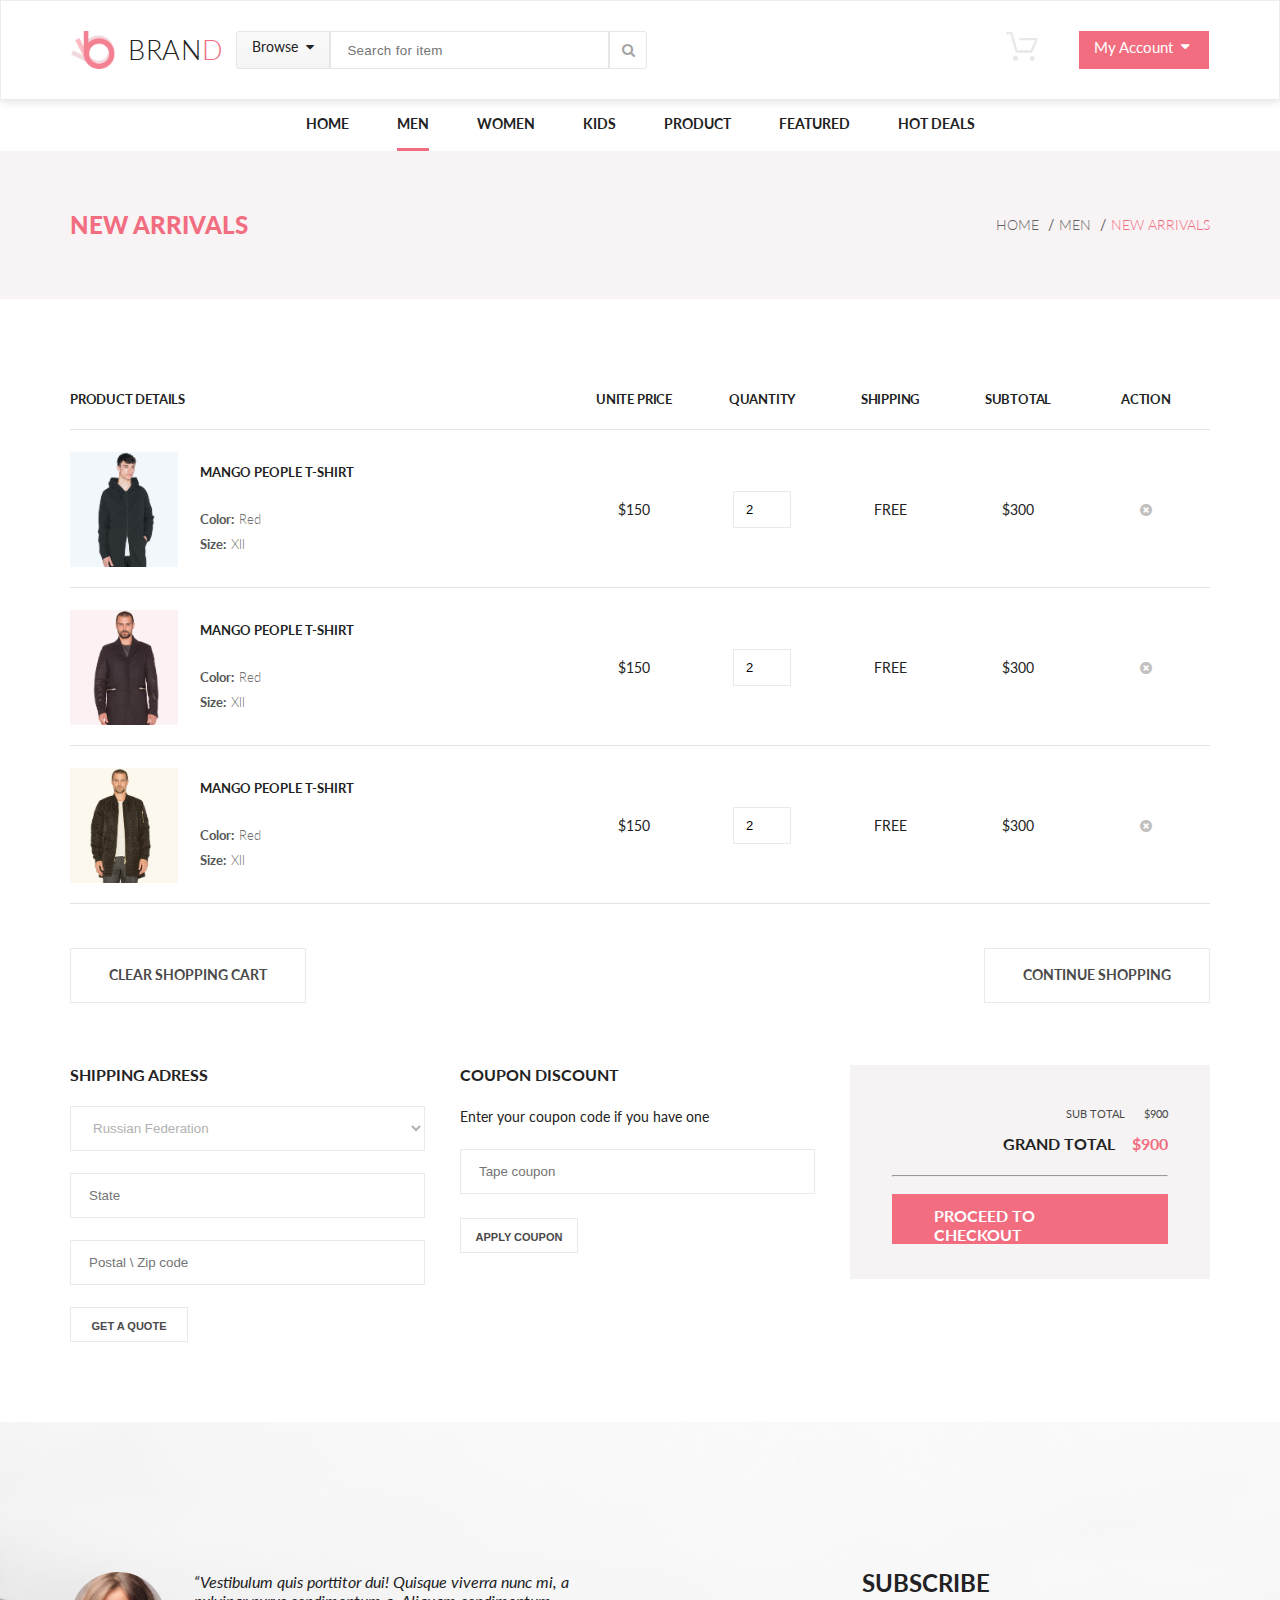
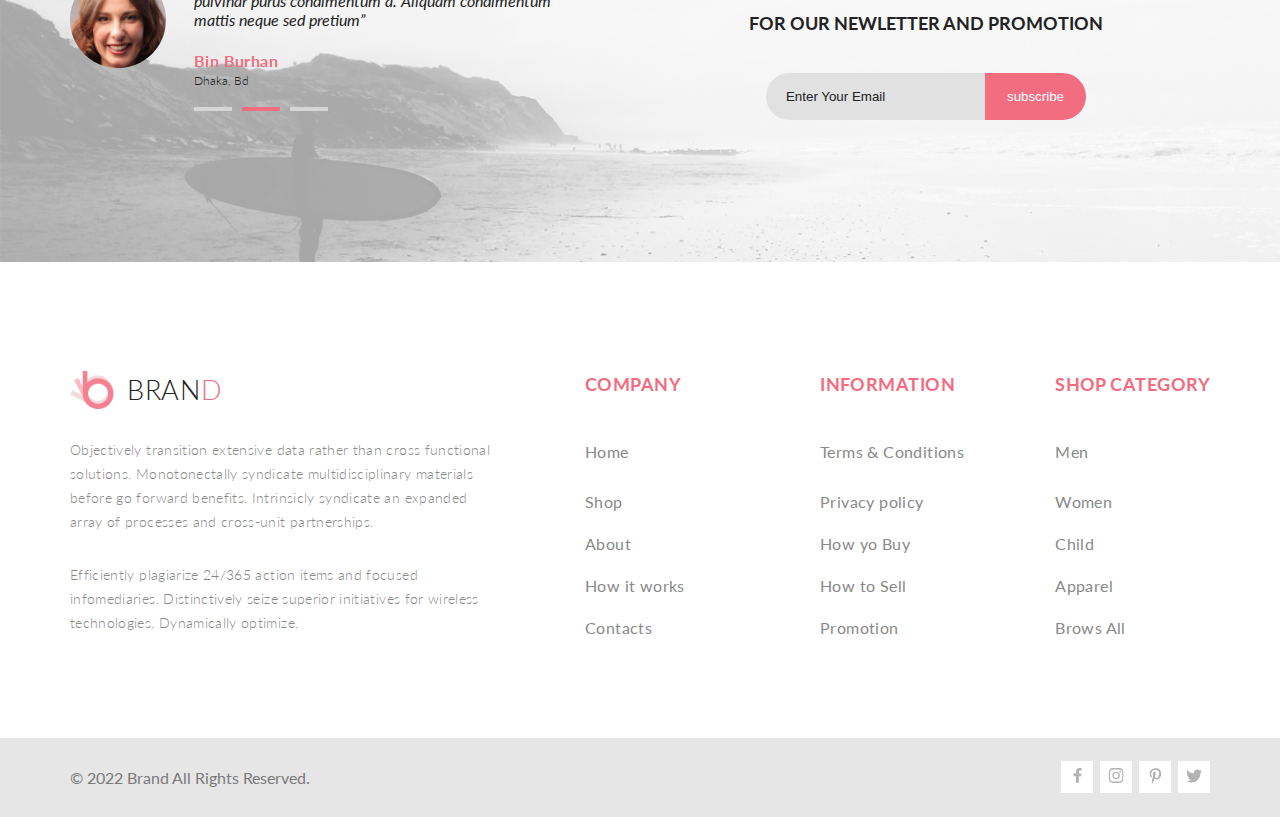
<file: cart.html>
<!DOCTYPE html>
<html lang="en">

    <head>
        <meta charset="UTF-8">
        <meta name="viewport" content="width=device-width, initial-scale=1.0">
        <title>THE BRAND OF LUXERIOUS FASHION</title>
        <link rel="stylesheet" href="./css/style.css">
        <link rel="stylesheet" href="./css/media.css">
        <link rel="preconnect" href="https://fonts.googleapis.com">
        <link rel="preconnect" href="https://fonts.gstatic.com" crossorigin>
        <link href="https://fonts.googleapis.com/css2?family=Lato:wght@300;400;700;900&display=swap" rel="stylesheet">
        <link rel="stylesheet" href="./font/font-awesome/css/font-awesome.min.css">
    </head>

    <body>
        <!-- заголовок сайта -->
        <header class="main-header center">
            <div class="main-header__left">
                <a class="main-header__left main-header__link" href="./index.html">
                    <img src="./img/logo.png" width="44" height="38" alt="Логотип">
                    <h1 class="main-header__brand">bran<span class="main-header__brand_red">d</span></h1>
                </a>
                <!-- кнопка поиска параметров -->
                <details class="drop drop_browse">
                    <summary class="drop__summary drop__summary_pink">Browse <i class="fa fa-caret-down" aria-hidden="true"></i></summary>
                    <div class="drop__items drop__items_browse">
                        <div class="drop__item">
                            <h3 class="menu__title">Home</h3>
                            <a href="#" class="menu__link menu__link_drop">Dresses</a>
                            <a href="#" class="menu__link menu__link_drop">Tops</a>
                            <a href="#" class="menu__link menu__link_drop">Sweaters/Knits</a>
                            <a href="#" class="menu__link menu__link_drop">Jackets/Coats</a>
                            <a href="#" class="menu__link menu__link_drop">Blazers</a>
                            <a href="#" class="menu__link menu__link_drop">Denim</a>
                            <a href="#" class="menu__link menu__link_drop">Leggings/Pants</a>
                            <a href="#" class="menu__link menu__link_drop">Skirts/Shorts</a>
                            <a href="#" class="menu__link menu__link_drop">Accessories</a>
                        </div>
                        <div class="drop__item">
                            <h3 class="menu__title">Home</h3>
                            <a href="#" class="menu__link menu__link_drop">Dresses</a>
                            <a href="#" class="menu__link menu__link_drop">Tops</a>
                            <a href="#" class="menu__link menu__link_drop">Sweaters/Knits</a>
                            <a href="#" class="menu__link menu__link_drop">Jackets/Coats</a>
                            <a href="#" class="menu__link menu__link_drop">Blazers</a>
                            <a href="#" class="menu__link menu__link_drop">Denim</a>
                            <a href="#" class="menu__link menu__link_drop">Leggings/Pants</a>
                            <a href="#" class="menu__link menu__link_drop">Skirts/Shorts</a>
                            <a href="#" class="menu__link menu__link_drop">Accessories</a>
                        </div>
                    </div>
                </details>

                <!-- форма поиска -->
                <form class="main-header__search" action="#">
                    <input class="main-header__input main-header__input_search" type="text"
                        placeholder="Search for item">
                    <label class="main-header__input main-header__input_find" for="">
                        <i class="fa fa-search" aria-hidden="true"></i>
                    </label>
                </form>
                <!-- // форма поиска -->
            </div>
            <div class="main-header__right">
                <details  class="drop">
                    <summary class="drop__cart-summary">
                        <svg xmlns="http://www.w3.org/2000/svg" class="store mobile-none" width="32" height="29"
                            viewBox="0 0 32 29" fill="none">
                            <path
                                d="M26.2009 29C25.5532 28.9738 24.9415 28.6948 24.4972 28.2227C24.0529 27.7506 23.8114 27.1232 23.8245 26.475C23.8376 25.8269 24.1043 25.2097 24.5673 24.7559C25.0303 24.3022 25.6527 24.048 26.301 24.048C26.9493 24.048 27.5717 24.3022 28.0347 24.7559C28.4977 25.2097 28.7644 25.8269 28.7775 26.475C28.7906 27.1232 28.549 27.7506 28.1047 28.2227C27.6604 28.6948 27.0488 28.9738 26.401 29H26.2009ZM6.75293 26.32C6.75293 25.79 6.91011 25.2718 7.20459 24.8311C7.49907 24.3904 7.91764 24.0469 8.40735 23.844C8.89705 23.6412 9.43594 23.5881 9.95581 23.6915C10.4757 23.7949 10.9532 24.0502 11.328 24.425C11.7028 24.7998 11.9581 25.2773 12.0615 25.7972C12.1649 26.317 12.1118 26.8559 11.9089 27.3456C11.7061 27.8353 11.3626 28.2539 10.9219 28.5483C10.4812 28.8428 9.96304 29 9.43298 29C9.08087 29.0003 8.73212 28.9311 8.40674 28.7966C8.08136 28.662 7.78569 28.4646 7.53662 28.2158C7.28755 27.9669 7.09001 27.6713 6.9552 27.3461C6.82039 27.0208 6.75098 26.6721 6.75098 26.32H6.75293ZM10.553 20.686C10.2935 20.6868 10.0409 20.6024 9.83411 20.4457C9.62727 20.2891 9.47758 20.0689 9.40796 19.819L4.57495 2.36401H1.18201C0.868521 2.36401 0.567859 2.23947 0.346191 2.01781C0.124523 1.79614 0 1.49549 0 1.18201C0 0.868519 0.124523 0.567873 0.346191 0.346205C0.567859 0.124537 0.868521 5.81268e-06 1.18201 5.81268e-06H5.46301C5.7225 -0.00080736 5.97504 0.0837201 6.18176 0.240568C6.38848 0.397416 6.53784 0.617884 6.60693 0.868006L11.4399 18.323H24.6179L29.001 8.27501H14.401C14.2428 8.27961 14.0854 8.25242 13.9379 8.19507C13.7904 8.13771 13.6559 8.05134 13.5424 7.94108C13.4288 7.83082 13.3386 7.69891 13.277 7.55315C13.2154 7.40739 13.1836 7.25075 13.1836 7.0925C13.1836 6.93426 13.2154 6.77762 13.277 6.63186C13.3386 6.4861 13.4288 6.35419 13.5424 6.24393C13.6559 6.13367 13.7904 6.0473 13.9379 5.98994C14.0854 5.93259 14.2428 5.90541 14.401 5.91001H30.814C31.0097 5.90996 31.2022 5.95866 31.3744 6.05172C31.5465 6.14478 31.6928 6.27926 31.7999 6.44301C31.9078 6.60729 31.9734 6.79569 31.9908 6.99145C32.0083 7.18721 31.9771 7.38424 31.9 7.565L26.495 19.977C26.4026 20.1876 26.251 20.3668 26.0585 20.4927C25.866 20.6186 25.641 20.6858 25.411 20.686H10.553Z"
                                fill="#E8E8E8" />
                        </svg>
                    </summary>
                    <div class="drop__items drop__items_account">
                        <!-- карточка 1 -->
                        <div class="drop__item_buy">
                            <a href="./single.html"><img src="./img/card/card1.png" alt="товар в корзине"></a>
                            <div class="drop__item-data">
                                <h3 class="drop__item-text">Rebox Zane</h3>
                                <div class="drop__item-star">
                                    <i class="fa fa-star drop_star" aria-hidden="true"></i>
                                    <i class="fa fa-star drop_star" aria-hidden="true"></i>
                                    <i class="fa fa-star drop_star" aria-hidden="true"></i>
                                    <i class="fa fa-star drop_star" aria-hidden="true"></i>
                                    <i class="fa fa-star-half-o drop_star" aria-hidden="true"></i>
                                </div>
                                <p class="drop__item-text drop__item_price">1 <span class="drop__span">x</span> $250</p>
                            </div>
                            <div class="drop__close">
                                <i class="fa fa-times-circle drop__item_close" aria-hidden="true"></i>
                            </div>
                        </div>
                        <hr>
                        <!-- карточка 2 -->
                        <div class="drop__item_buy">
                            <a href="./single.html"><img src="./img/card/card2.png" alt="товар в корзине"></a>
                            <div class="drop__item-data">
                                <h3 class="drop__item-text">Rebox Zane</h3>
                                <div class="drop__item-star">
                                    <i class="fa fa-star drop_star" aria-hidden="true"></i>
                                    <i class="fa fa-star drop_star" aria-hidden="true"></i>
                                    <i class="fa fa-star drop_star" aria-hidden="true"></i>
                                    <i class="fa fa-star drop_star" aria-hidden="true"></i>
                                    <i class="fa fa-star-half-o drop_star" aria-hidden="true"></i>
                                </div>
                                <p class="drop__item-text drop__item_price">1 <span class="drop__span">x</span> $250</p>
                            </div>
                            <div class="drop__close">
                                <i class="fa fa-times-circle drop__item_close" aria-hidden="true"></i>
                            </div>
                        </div>
                        <hr>
                        <div class="drop__total">
                            <p class="drop__total_price">TOTAL</p>
                            <p class="drop__total_price">$500.00</p>
                        </div>
                        <div class="drop__button-account">
                            <a class="drop__button-account_link drop__button-account_hover"
                                href="./checkout.html">Checkout</a>
                            <a class="menu__link drop__button-account_link drop__button-account_gray"
                                href="./cart.html">Go
                                to
                                cart</a>
                        </div>
                    </div>
                </details>

                <!-- кнопка профиля -->
                <details class="drop drop_account">
                    <summary class="drop__summary ">My Account<i class="fa fa-caret-down" aria-hidden="true"></i>
                    </summary>
                    <!-- блок с настройками -->
                    <div class="drop__items drop__items_account">
                        <div class="drop__button-account">
                            <a class="menu__link drop__button-account_link drop__button-account_gray" href="#profile">My profile</a>
                            <a class="drop__button-account_link drop__button-account_hover" href="#shipp">Shipping</a>
                            <a class="drop__button-account_link drop__button-account_hover" href="./checkout.html">Checkout</a>
                            <a class="menu__link drop__button-account_link drop__button-account_gray" href="./cart.html">Go to cart</a>
                        </div>
                    </div>
                </details>
            </div>
        </header>
        <!-- // заголовок сайта -->

        <!-- Главное Меню -->
        <section class="navigation center">
            <ul class="menu">
                <li class="menu__list "><a href="./index.html" class="menu__link">home</a>
                    <div class="dropdown dropdown_home">
                        <div class="menu__item">
                            <h3 class="menu__title">Home</h3>
                            <a href="#" class="menu__link menu__link_drop">Dresses</a>
                            <a href="#" class="menu__link menu__link_drop">Tops</a>
                            <a href="#" class="menu__link menu__link_drop">Sweaters/Knits</a>
                            <a href="#" class="menu__link menu__link_drop">Jackets/Coats</a>
                            <a href="#" class="menu__link menu__link_drop">Blazers</a>
                            <a href="#" class="menu__link menu__link_drop">Denim</a>
                            <a href="#" class="menu__link menu__link_drop">Leggings/Pants</a>
                            <a href="#" class="menu__link menu__link_drop">Skirts/Shorts</a>
                            <a href="#" class="menu__link menu__link_drop">Accessories</a>
                        </div>
                    </div>
                </li>
                <li class="menu__list menu__list_active"><a href="#2" class="menu__link">men</a>
                    <div class="dropdown">
                        <div class="menu__item">
                            <h3 class="menu__title">men</h3>
                            <a href="#" class="menu__link menu__link_drop">Dresses</a>
                            <a href="#" class="menu__link menu__link_drop">Tops</a>
                            <a href="#" class="menu__link menu__link_drop">Sweaters/Knits</a>
                            <a href="#" class="menu__link menu__link_drop">Jackets/Coats</a>
                            <a href="#" class="menu__link menu__link_drop">Blazers</a>
                            <a href="#" class="menu__link menu__link_drop">Denim</a>
                            <a href="#" class="menu__link menu__link_drop">Leggings/Pants</a>
                            <a href="#" class="menu__link menu__link_drop">Skirts/Shorts</a>
                            <a href="#" class="menu__link menu__link_drop">Accessories</a>
                        </div>
                        <div class="menu__item">
                            <h3 class="menu__title">men</h3>
                            <a href="#" class="menu__link menu__link_drop">Dresses</a>
                            <a href="#" class="menu__link menu__link_drop">Tops</a>
                            <a href="#" class="menu__link menu__link_drop">Sweaters/Knits</a>
                            <a href="#" class="menu__link menu__link_drop">Jackets/Coats</a>
                        </div>
                        <div class="menu__item menu__item_mv-dwn">
                            <h3 class="menu__title">men</h3>
                            <a href="#" class="menu__link menu__link_drop">Dresses</a>
                            <a href="#" class="menu__link menu__link_drop">Tops</a>
                            <a href="#" class="menu__link menu__link_drop">Sweaters/Knits</a>
                        </div>
                        <div class="menu__item menu__item_mv-up">
                            <h3 class="menu__title">men</h3>
                            <a href="#" class="menu__link menu__link_drop">Dresses</a>
                            <a href="#" class="menu__link menu__link_drop">Tops</a>
                            <a href="#" class="menu__link menu__link_drop">Sweaters/Knits</a>
                            <a href="#" class="menu__link menu__link_drop">Jackets/Coats</a>
                        </div>
                        <div class="menu__item menu__item_bg">
                            <a href="#SupersaleMan" class="menu__link menu__link_drop">
                                <img class="menu__item_img" src="./img/sale-baner.png" alt="">
                            </a>
                            <p class="menu__item_sale">Super sale!</p>
                        </div>
                    </div>
                </li>
                <li class="menu__list"><a href="#3" class="menu__link">women</a>
                    <div class="dropdown">
                        <div class="menu__item">
                            <h3 class="menu__title">women</h3>
                            <a href="#" class="menu__link menu__link_drop">Dresses</a>
                            <a href="#" class="menu__link menu__link_drop">Tops</a>
                            <a href="#" class="menu__link menu__link_drop">Sweaters/Knits</a>
                            <a href="#" class="menu__link menu__link_drop">Jackets/Coats</a>
                            <a href="#" class="menu__link menu__link_drop">Blazers</a>
                            <a href="#" class="menu__link menu__link_drop">Denim</a>
                            <a href="#" class="menu__link menu__link_drop">Leggings/Pants</a>
                            <a href="#" class="menu__link menu__link_drop">Skirts/Shorts</a>
                            <a href="#" class="menu__link menu__link_drop">Accessories</a>
                        </div>
                        <div class="menu__item">
                            <h3 class="menu__title">women</h3>
                            <a href="#" class="menu__link menu__link_drop">Dresses</a>
                            <a href="#" class="menu__link menu__link_drop">Tops</a>
                            <a href="#" class="menu__link menu__link_drop">Sweaters/Knits</a>
                            <a href="#" class="menu__link menu__link_drop">Jackets/Coats</a>
                        </div>
                        <div class="menu__item menu__item_mv-dwn">
                            <h3 class="menu__title">women</h3>
                            <a href="#" class="menu__link menu__link_drop">Dresses</a>
                            <a href="#" class="menu__link menu__link_drop">Tops</a>
                            <a href="#" class="menu__link menu__link_drop">Sweaters/Knits</a>
                        </div>
                        <div class="menu__item menu__item_mv-up">
                            <h3 class="menu__title">women</h3>
                            <a href="#" class="menu__link menu__link_drop">Dresses</a>
                            <a href="#" class="menu__link menu__link_drop">Tops</a>
                            <a href="#" class="menu__link menu__link_drop">Sweaters/Knits</a>
                            <a href="#" class="menu__link menu__link_drop">Jackets/Coats</a>
                        </div>
                        <div class="menu__item menu__item_bg">
                            <a href="#SupersaleWoman" class="menu__link menu__link_drop">
                                <img class="menu__item_img" src="./img/sale-baner.png" alt="">
                            </a>
                            <p class="menu__item_sale">Super sale!</p>
                        </div>
                    </div>
                </li>
                <li class="menu__list cntr"><a href="#4" class="menu__link">kids</a>
                    <div class="dropdown">
                        <div class="menu__item">
                            <h3 class="menu__title">kids</h3>
                            <a href="#" class="menu__link menu__link_drop">Dresses</a>
                            <a href="#" class="menu__link menu__link_drop">Tops</a>
                            <a href="#" class="menu__link menu__link_drop">Sweaters/Knits</a>
                            <a href="#" class="menu__link menu__link_drop">Jackets/Coats</a>
                            <a href="#" class="menu__link menu__link_drop">Blazers</a>
                            <a href="#" class="menu__link menu__link_drop">Denim</a>
                            <a href="#" class="menu__link menu__link_drop">Leggings/Pants</a>
                            <a href="#" class="menu__link menu__link_drop">Skirts/Shorts</a>
                            <a href="#" class="menu__link menu__link_drop">Accessories</a>
                        </div>
                        <div class="menu__item">
                            <h3 class="menu__title">kids</h3>
                            <a href="#" class="menu__link menu__link_drop">Dresses</a>
                            <a href="#" class="menu__link menu__link_drop">Tops</a>
                            <a href="#" class="menu__link menu__link_drop">Sweaters/Knits</a>
                            <a href="#" class="menu__link menu__link_drop">Jackets/Coats</a>
                        </div>
                        <div class="menu__item menu__item_mv-dwn">
                            <h3 class="menu__title">kids</h3>
                            <a href="#" class="menu__link menu__link_drop">Dresses</a>
                            <a href="#" class="menu__link menu__link_drop">Tops</a>
                            <a href="#" class="menu__link menu__link_drop">Sweaters/Knits</a>
                        </div>
                        <div class="menu__item menu__item_mv-up">
                            <h3 class="menu__title">kids</h3>
                            <a href="#" class="menu__link menu__link_drop">Dresses</a>
                            <a href="#" class="menu__link menu__link_drop">Tops</a>
                            <a href="#" class="menu__link menu__link_drop">Sweaters/Knits</a>
                            <a href="#" class="menu__link menu__link_drop">Jackets/Coats</a>
                        </div>
                        <div class="menu__item menu__item_bg">
                            <a href="#SupersaleKids" class="menu__link menu__link_drop">
                                <img class="menu__item_img" src="./img/sale-baner.png" alt="">
                            </a>
                            <p class="menu__item_sale">Super sale!</p>
                        </div>
                    </div>
                </li>
                <li class="menu__list acc"><a href="product.html" class="menu__link">Product</a>
                    <div class="dropdown">
                        <div class="menu__item">
                            <h3 class="menu__title">accesories</h3>
                            <a href="#" class="menu__link menu__link_drop">Dresses</a>
                            <a href="#" class="menu__link menu__link_drop">Tops</a>
                            <a href="#" class="menu__link menu__link_drop">Sweaters/Knits</a>
                            <a href="#" class="menu__link menu__link_drop">Jackets/Coats</a>
                            <a href="#" class="menu__link menu__link_drop">Blazers</a>
                            <a href="#" class="menu__link menu__link_drop">Denim</a>
                            <a href="#" class="menu__link menu__link_drop">Leggings/Pants</a>
                            <a href="#" class="menu__link menu__link_drop">Skirts/Shorts</a>
                            <a href="#" class="menu__link menu__link_drop">Accessories</a>
                        </div>
                        <div class="menu__item">
                            <h3 class="menu__title">accesories</h3>
                            <a href="#" class="menu__link menu__link_drop">Dresses</a>
                            <a href="#" class="menu__link menu__link_drop">Tops</a>
                            <a href="#" class="menu__link menu__link_drop">Sweaters/Knits</a>
                            <a href="#" class="menu__link menu__link_drop">Jackets/Coats</a>
                        </div>
                        <div class="menu__item menu__item_mv-dwn">
                            <h3 class="menu__title">accesories</h3>
                            <a href="#" class="menu__link menu__link_drop">Dresses</a>
                            <a href="#" class="menu__link menu__link_drop">Tops</a>
                            <a href="#" class="menu__link menu__link_drop">Sweaters/Knits</a>
                        </div>
                        <div class="menu__item menu__item_mv-up">
                            <h3 class="menu__title">accesories</h3>
                            <a href="#" class="menu__link menu__link_drop">Dresses</a>
                            <a href="#" class="menu__link menu__link_drop">Tops</a>
                            <a href="#" class="menu__link menu__link_drop">Sweaters/Knits</a>
                            <a href="#" class="menu__link menu__link_drop">Jackets/Coats</a>
                        </div>
                        <div class="menu__item menu__item_bg">
                            <a href="#SupersaleAcc" class="menu__link menu__link_drop">
                                <img class="menu__item_img" src="./img/sale-baner.png" alt="">
                            </a>
                            <p class="menu__item_sale">Super sale!</p>
                        </div>
                    </div>
                </li>
                <li class="menu__list last"><a href="#6" class="menu__link">featured</a>
                    <div class="dropdown">
                        <div class="menu__item">
                            <h3 class="menu__title">featured</h3>
                            <a href="#" class="menu__link menu__link_drop">Dresses</a>
                            <a href="#" class="menu__link menu__link_drop">Tops</a>
                            <a href="#" class="menu__link menu__link_drop">Sweaters/Knits</a>
                            <a href="#" class="menu__link menu__link_drop">Jackets/Coats</a>
                            <a href="#" class="menu__link menu__link_drop">Blazers</a>
                            <a href="#" class="menu__link menu__link_drop">Denim</a>
                            <a href="#" class="menu__link menu__link_drop">Leggings/Pants</a>
                            <a href="#" class="menu__link menu__link_drop">Skirts/Shorts</a>
                            <a href="#" class="menu__link menu__link_drop">Accessories</a>
                        </div>
                        <div class="menu__item">
                            <h3 class="menu__title">featured</h3>
                            <a href="#" class="menu__link menu__link_drop">Dresses</a>
                            <a href="#" class="menu__link menu__link_drop">Tops</a>
                            <a href="#" class="menu__link menu__link_drop">Sweaters/Knits</a>
                            <a href="#" class="menu__link menu__link_drop">Jackets/Coats</a>
                        </div>
                        <div class="menu__item menu__item_mv-dwn">
                            <h3 class="menu__title">featured</h3>
                            <a href="#" class="menu__link menu__link_drop">Dresses</a>
                            <a href="#" class="menu__link menu__link_drop">Tops</a>
                            <a href="#" class="menu__link menu__link_drop">Sweaters/Knits</a>
                        </div>
                        <div class="menu__item menu__item_mv-up">
                            <h3 class="menu__title">featured</h3>
                            <a href="#" class="menu__link menu__link_drop">Dresses</a>
                            <a href="#" class="menu__link menu__link_drop">Tops</a>
                            <a href="#" class="menu__link menu__link_drop">Sweaters/Knits</a>
                            <a href="#" class="menu__link menu__link_drop">Jackets/Coats</a>
                        </div>
                        <div class="menu__item menu__item_bg">
                            <a href="#SupersaleFeatured" class="menu__link menu__link_drop">
                                <img class="menu__item_img" src="./img/sale-baner.png" alt="">
                            </a>
                            <p class="menu__item_sale">Super sale!</p>
                        </div>
                    </div>
                </li>
                <li class="menu__list last"><a href="#7" class="menu__link">hot deals</a>
                    <div class="dropdown">
                        <div class="menu__item">
                            <h3 class="menu__title">hot deals</h3>
                            <a href="#" class="menu__link menu__link_drop">Dresses</a>
                            <a href="#" class="menu__link menu__link_drop">Tops</a>
                            <a href="#" class="menu__link menu__link_drop">Sweaters/Knits</a>
                            <a href="#" class="menu__link menu__link_drop">Jackets/Coats</a>
                            <a href="#" class="menu__link menu__link_drop">Blazers</a>
                            <a href="#" class="menu__link menu__link_drop">Denim</a>
                            <a href="#" class="menu__link menu__link_drop">Leggings/Pants</a>
                            <a href="#" class="menu__link menu__link_drop">Skirts/Shorts</a>
                            <a href="#" class="menu__link menu__link_drop">Accessories</a>
                        </div>
                        <div class="menu__item">
                            <h3 class="menu__title">hot deals</h3>
                            <a href="#" class="menu__link menu__link_drop">Dresses</a>
                            <a href="#" class="menu__link menu__link_drop">Tops</a>
                            <a href="#" class="menu__link menu__link_drop">Sweaters/Knits</a>
                            <a href="#" class="menu__link menu__link_drop">Jackets/Coats</a>
                        </div>
                        <div class="menu__item menu__item_mv-dwn">
                            <h3 class="menu__title">hot deals</h3>
                            <a href="#" class="menu__link menu__link_drop">Dresses</a>
                            <a href="#" class="menu__link menu__link_drop">Tops</a>
                            <a href="#" class="menu__link menu__link_drop">Sweaters/Knits</a>
                        </div>
                        <div class="menu__item menu__item_mv-up">
                            <h3 class="menu__title">hot deals</h3>
                            <a href="#" class="menu__link menu__link_drop">Dresses</a>
                            <a href="#" class="menu__link menu__link_drop">Tops</a>
                            <a href="#" class="menu__link menu__link_drop">Sweaters/Knits</a>
                            <a href="#" class="menu__link menu__link_drop">Jackets/Coats</a>
                        </div>
                        <div class="menu__item menu__item_bg">
                            <a href="#SupersaleHot" class="menu__link menu__link_drop">
                                <img class="menu__item_img" src="./img/sale-baner.png" alt="">
                            </a>
                            <p class="menu__item_sale">Super sale!</p>
                        </div>
                    </div>
                </li>
            </ul>
        </section>
        <!-- // Главное Меню -->

        <!-- Блок хлебные крошки -->
        <acide class="breadcrumbs center">
            <h2 class="breadcrumbs__title">New Arrivals</h2>
            <nav class="breadcrumbs__nav">
                <ul class="list-style-none__flex">
                    <li class="breadcrumbs__item">
                        <a href="#bread" class="menu__link breadcrumbs__link">Home</a>
                    </li>
                    <li class="breadcrumbs__item">
                        <a href="#bread" class="menu__link breadcrumbs__link">Men</a>
                    </li>
                    <li class="breadcrumbs__item">
                        <a href="#bread" class="menu__link breadcrumbs__link"><span class="global_pink">New
                                Arrivals</span></a>
                    </li>
                </ul>
            </nav>
        </acide>
        <!-- // Блок хлебные крошки -->

        <!-- блок состава корзины -->
        <div class="cart center">
            <!-- шапка таблицы товаров-->
            <div class="shopping-list">
                <p class="shopping-list__title">Product Details</p>
                <p class="shopping-list__title cart__unit-title_center">unite Price</p>
                <p class="shopping-list__title cart__unit-title_center">Quantity</p>
                <p class="shopping-list__title cart__unit-title_center">shipping</p>
                <p class="shopping-list__title cart__unit-title_center">Subtotal</p>
                <p class="shopping-list__title cart__unit-title_center">ACTION</p>
            </div>
            <!-- карточка товара 1 -->
            <div class="cart__unit shopping-list">
                <a class="menu__link" href="item1">
                    <div class="cart__unit-about">
                        <img src="./img/products/catalog8.png" alt="фото товара">
                        <div class="cart__unit-title">
                            <h3 class="cart__unit-head">Mango People T-shirt</h3>
                            <p class="cart__unit-text">Color:<span class="cart__unit-span">Red</span> </p>
                            <p class="cart__unit-text">Size:<span class="cart__unit-span">Xll</span> </p>
                        </div>
                    </div>
                </a>
                <p class="cart__unit-title cart__unit-title_center">$150</p>
                <input class="cart__unit-title_center cart__quantity" value="2" type="number" min="1">
                <p class="cart__unit-title cart__unit-title_center">FREE</p>
                <p class="cart__unit-title cart__unit-title_center">$300</p>
                <i class="fa fa-times-circle drop__item_close cart__unit-title_center" aria-hidden="true"></i>
            </div>
            <!-- карточка товара 2 -->
            <div class="cart__unit shopping-list">
                <a class="menu__link" href="item2">
                    <div class="cart__unit-about">
                        <img src="./img/products/catalog9.png" alt="фото товара">
                        <div class="cart__unit-title">
                            <h3 class="cart__unit-head">Mango People T-shirt</h3>
                            <p class="cart__unit-text">Color:<span class="cart__unit-span">Red</span> </p>
                            <p class="cart__unit-text">Size:<span class="cart__unit-span">Xll</span> </p>
                        </div>
                    </div>
                </a>
                <p class="cart__unit-title cart__unit-title_center">$150</p>
                <input class="cart__unit-title_center cart__quantity" value="2" type="number" min="1">
                <p class="cart__unit-title cart__unit-title_center">FREE</p>
                <p class="cart__unit-title cart__unit-title_center">$300</p>
                <i class="fa fa-times-circle drop__item_close cart__unit-title_center" aria-hidden="true"></i>
            </div>
            <!-- карточка товара 3 -->
            <div class="cart__unit shopping-list">
                <a class="menu__link" href="item3">
                    <div class="cart__unit-about">
                        <img src="./img/products/catalog12.png" alt="фото товара">
                        <div class="cart__unit-title">
                            <h3 class="cart__unit-head">Mango People T-shirt</h3>
                            <p class="cart__unit-text">Color:<span class="cart__unit-span">Red</span> </p>
                            <p class="cart__unit-text">Size:<span class="cart__unit-span">Xll</span> </p>
                        </div>
                    </div>
                </a>
                <p class="cart__unit-title cart__unit-title_center">$150</p>
                <input class="cart__unit-title_center cart__quantity" value="2" type="number" min="1">
                <p class="cart__unit-title cart__unit-title_center">FREE</p>
                <p class="cart__unit-title cart__unit-title_center">$300</p>
                <i class="fa fa-times-circle drop__item_close cart__unit-title_center" aria-hidden="true"></i>
            </div>
            <!-- кнопки управления заказом -->
            <div class="cart__manage">
                <a class="menu__link cart__link" href="#">clear shopping cart</a>
                <a class="menu__link cart__link" href="#">continue shopping</a>
            </div>
            <!-- форма заполнения для заказа -->
            <form action="#" class="shiping-info">
                <div class="shiping-info__adress">
                    <h3 class="shiping-info__title">Shipping Adress</h3>
                    <select name="country" class="shiping-info__input">
                        <option value="Russian Federation" selected>Russian Federation</option>
                        <option value="Belarus">Belarus</option>
                        <option value="Egypt">Egypt</option>
                        <option value="China">China</option>
                    </select>
                    <input class="shiping-info__input" type="text" placeholder="State">
                    <input class="shiping-info__input" type="text" placeholder="Postal \ Zip code">
                    <button class="shiping-info__button" type="submit">get a quote</button>
                </div>
                <div class="shiping-info__discount">
                    <h3 class="shiping-info__title">coupon discount</h3>
                    <label for="">Enter your coupon code if you have one</label>
                    <input class="shiping-info__input" type="text" placeholder="Tape coupon">
                    <button class="shiping-info__button" type="submit">Apply coupon</button>
                </div>
                <div class="shiping-info__total">
                    <div class="shiping-info__sub">
                        <p class="shiping-info__sub-total">Sub total</p>
                        <p class="shiping-info__sub-total">$900</p>
                    </div>
                    <div class="shiping-info__sub shiping-info_grand">
                        <p class="shiping-info__grand-total">GRAND TOTAL</p>
                        <p class="shiping-info__grand-total shiping-info__grand-total_pink">$900</p>
                    </div>
                    <hr class="shiping-info__line">
                    <a class="menu__link shiping-info__button_total" href="#">proceed to checkout</a>

                </div>
            </form>
        </div>
        <!-- // блок состава корзины -->

        <!-- блок Подписок -->
        <section class="subscrybe center">
            <div class="subscrybe-comment">

                <img src="./img/Intersect.png" alt="фото">
                <div class="subscrybe-comment__text">
                    <p class="subscrybe-comment__paragraf">
                        “Vestibulum quis porttitor dui! Quisque viverra nunc mi,
                        a pulvinar purus condimentum a. Aliquam condimentum mattis neque sed pretium”
                    </p>
                    <p class="subscrybe-comment__sign">
                        <span class="subscrybe-comment__sign_font">Bin Burhan</span> <br>
                        Dhaka, Bd
                    </p>
                    <div class="subscrybe-comment__pag">
                        <span class="subscrybe-comment__span"></span>
                        <span class="subscrybe-comment__span subscrybe-comment__span_pink"></span>
                        <span class="subscrybe-comment__span"></span>
                    </div>
                </div>
            </div>

            <div class="subscrybe-form">
                <h3 class="subscrybe-form__text">
                    SUBSCRIBE <br>
                    <span class="subscrybe-form__paragraf">
                        FOR OUR NEWLETTER AND PROMOTION
                    </span>
                </h3>
                <form action="#" class="forms">
                    <input type="email" value="Enter Your Email">
                    <button>subscribe</button>
                </form>
            </div>
        </section>
        <!-- // блок Подписок -->

        <!-- блок О бренде -->
        <section class="brand center">
            <div class="brand-container">
                <div class="brand-container__about">
                    <!-- logo -->
                    <div class="brand-container__logo">
                        <a class="main-header__left main-header__link" href="./index.html">
                            <img src="./img/logo.png" width="44" height="38" alt="Логотип">
                            <h1 class="main-header__brand">bran<span class="main-header__brand_red">d</span></h1>
                        </a>
                    </div>
                    <!-- logo content -->
                    <div class="brand-container__texts">
                        <p class="brand-container__text">Objectively transition extensive data rather than cross
                            functional
                            solutions. Monotonectally syndicate multidisciplinary materials before go forward benefits.
                            Intrinsicly syndicate an expanded array of processes and cross-unit partnerships.</p>
                    </div>
                    <div class="brand-container__texts">
                        <p class="brand-container__text">Efficiently plagiarize 24/365 action items and focused
                            infomediaries.
                            Distinctively seize superior initiatives for wireless technologies. Dynamically optimize.
                        </p>
                    </div>
                </div>
                <!-- baner1 -->
                <div class="brand-container__info">
                    <div class="brand-continer__head">
                        <h3 class="brand-container__title">COMPANY</h3>
                    </div>
                    <div class="brand-container__links">
                        <a href="./index.html" class="menu__link brand-container__link">Home</a>
                        <a href="#" class="menu__link brand-container__link brand-container__link_lh">Shop</a>
                        <a href="#" class="menu__link brand-container__link brand-container__link_lh">About</a>
                        <a href="#" class="menu__link brand-container__link brand-container__link_lh">How it works</a>
                        <a href="#" class="menu__link brand-container__link brand-container__link_lh">Contacts</a>
                    </div>
                </div>
                <!-- baner2 -->
                <div class="brand-container__info">
                    <div class="brand-continer__head">
                        <h3 class="brand-container__title">INFORMATION</h3>
                    </div>
                    <div class="brand-container__links">
                        <a href="#" class="menu__link brand-container__link">Terms & Conditions</a>
                        <a href="#" class="menu__link brand-container__link brand-container__link_lh">Privacy policy</a>
                        <a href="#" class="menu__link brand-container__link brand-container__link_lh">How yo Buy</a>
                        <a href="#" class="menu__link brand-container__link brand-container__link_lh">How to Sell</a>
                        <a href="#" class="menu__link brand-container__link brand-container__link_lh">Promotion</a>
                    </div>
                </div>
                <!-- baner3 -->
                <div class="brand-container__info">
                    <div class="brand-continer__head">
                        <h3 class="brand-container__title">SHOP CATEGORY</h3>
                    </div>
                    <div class="brand-container__links">
                        <a href="./product.html" class="menu__link brand-container__link">Men</a>
                        <a href="#" class="menu__link brand-container__link brand-container__link_lh">Women</a>
                        <a href="#" class="menu__link brand-container__link brand-container__link_lh">Child</a>
                        <a href="#" class="menu__link brand-container__link brand-container__link_lh">Apparel</a>
                        <a href="#" class="menu__link brand-container__link brand-container__link_lh">Brows All</a>
                    </div>
                </div>
            </div>
        </section>
        <!--// блок О бренде -->

        <!-- Блок Футер -->
        <footer class="footer center">
            <div class="copy">
                <p class="footer-copy">
                    © 2022 Brand All Rights Reserved.
                </p>
            </div>
            <div class="social">
                <div class="social-item">
                    <a href="https://www.facebook.com" target="_blank">
                        <svg xmlns="http://www.w3.org/2000/svg" width="11" height="16" viewBox="0 0 11 16" fill="none">
                            <path
                                d="M9.08836 8.28L9.50686 5.61602H6.89022V3.88729C6.89022 3.15847 7.25574 2.44806 8.42765 2.44806H9.61722V0.179975C9.61722 0.179975 8.53772 0 7.50561 0C5.35073 0 3.9422 1.27593 3.9422 3.5857V5.61602H1.54688V8.28H3.9422V14.72H6.89022V8.28H9.08836Z"
                                fill="black" />
                        </svg>
                    </a>
                </div>
                <div class="social-item">
                    <a href="https://instagram.com" target="_blank">
                        <svg xmlns="http://www.w3.org/2000/svg" width="16" height="17" viewBox="0 0 16 17" fill="none">
                            <g clip-path="url(#clip0_190_1610)">
                                <path
                                    d="M8.13677 4.68162C6.02163 4.68162 4.31555 6.38494 4.31555 8.49666C4.31555 10.6084 6.02163 12.3117 8.13677 12.3117C10.2519 12.3117 11.958 10.6084 11.958 8.49666C11.958 6.38494 10.2519 4.68162 8.13677 4.68162ZM8.13677 10.9769C6.76991 10.9769 5.65248 9.86463 5.65248 8.49666C5.65248 7.12869 6.76658 6.01639 8.13677 6.01639C9.50695 6.01639 10.6211 7.12869 10.6211 8.49666C10.6211 9.86463 9.50363 10.9769 8.13677 10.9769ZM13.0056 4.52557C13.0056 5.02029 12.6065 5.41541 12.1143 5.41541C11.6188 5.41541 11.223 5.01697 11.223 4.52557C11.223 4.03416 11.6221 3.63572 12.1143 3.63572C12.6065 3.63572 13.0056 4.03416 13.0056 4.52557ZM15.5364 5.42869C15.4799 4.2367 15.2072 3.18084 14.3325 2.31092C13.4612 1.441 12.4036 1.16873 11.2097 1.10897C9.9792 1.03924 6.29101 1.03924 5.0605 1.10897C3.8699 1.16541 2.81233 1.43768 1.93768 2.3076C1.06302 3.17752 0.793639 4.23338 0.733776 5.42537C0.663937 6.65389 0.663937 10.3361 0.733776 11.5646C0.790313 12.7566 1.06302 13.8125 1.93768 14.6824C2.81233 15.5523 3.86658 15.8246 5.0605 15.8844C6.29101 15.9541 9.9792 15.9541 11.2097 15.8844C12.4036 15.8279 13.4612 15.5556 14.3325 14.6824C15.2039 13.8125 15.4766 12.7566 15.5364 11.5646C15.6063 10.3361 15.6063 6.65721 15.5364 5.42869ZM13.9468 12.8828C13.6874 13.5336 13.1852 14.0349 12.53 14.2972C11.5489 14.6857 9.22094 14.5961 8.13677 14.5961C7.05259 14.5961 4.72128 14.6824 3.74353 14.2972C3.09169 14.0383 2.58951 13.5369 2.32678 12.8828C1.93768 11.9033 2.02747 9.57908 2.02747 8.49666C2.02747 7.41424 1.941 5.0867 2.32678 4.11053C2.58619 3.45975 3.08837 2.95838 3.74353 2.69608C4.72461 2.3076 7.05259 2.39725 8.13677 2.39725C9.22094 2.39725 11.5523 2.31092 12.53 2.69608C13.1818 2.95506 13.684 3.45643 13.9468 4.11053C14.3359 5.09002 14.2461 7.41424 14.2461 8.49666C14.2461 9.57908 14.3359 11.9066 13.9468 12.8828Z"
                                    fill="black" />
                            </g>
                            <defs>
                                <clipPath id="clip0_190_1610">
                                    <rect width="14.8991" height="17" fill="white" transform="translate(0.68396)" />
                                </clipPath>
                            </defs>
                        </svg>
                    </a>
                </div>
                <div class="social-item">
                    <a href="https://pinterest.com" target="_blank">
                        <svg xmlns="http://www.w3.org/2000/svg" width="13" height="16" viewBox="0 0 13 16" fill="none">
                            <g clip-path="url(#clip0_190_1618)">
                                <path
                                    d="M6.7402 0.203125C3.55552 0.203125 0.408081 2.34063 0.408081 5.8C0.408081 8 1.63726 9.25 2.38221 9.25C2.68951 9.25 2.86643 8.3875 2.86643 8.14375C2.86643 7.85313 2.13079 7.23438 2.13079 6.025C2.13079 3.5125 4.03043 1.73125 6.48878 1.73125C8.60259 1.73125 10.167 2.94062 10.167 5.1625C10.167 6.82187 9.50585 9.93437 7.3641 9.93437C6.59121 9.93437 5.93006 9.37187 5.93006 8.56563C5.93006 7.38438 6.74951 6.24062 6.74951 5.02187C6.74951 2.95312 3.83487 3.32812 3.83487 5.82812C3.83487 6.35313 3.90006 6.93437 4.13286 7.4125C3.70451 9.26875 2.82919 12.0344 2.82919 13.9469C2.82919 14.5375 2.91299 15.1188 2.96886 15.7094C3.0744 15.8281 3.02163 15.8156 3.18304 15.7563C4.74744 13.6 4.69157 13.1781 5.39928 10.3562C5.78107 11.0875 6.76814 11.4812 7.55034 11.4812C10.8468 11.4812 12.3274 8.24688 12.3274 5.33125C12.3274 2.22813 9.66415 0.203125 6.7402 0.203125Z"
                                    fill="black" />
                            </g>
                            <defs>
                                <clipPath id="clip0_190_1618">
                                    <rect width="11.9193" height="16" fill="white" transform="translate(0.408081)" />
                                </clipPath>
                            </defs>
                        </svg>
                    </a>
                </div>
                <div class="social-item">
                    <a href="https://twitter.com" target="_blank">
                        <svg xmlns="http://www.w3.org/2000/svg" width="17" height="16" viewBox="0 0 17 16" fill="none">
                            <g clip-path="url(#clip0_190_1614)">
                                <path
                                    d="M14.4181 4.74107C14.4281 4.88319 14.4281 5.02535 14.4281 5.16747C14.4281 9.50247 11.1509 14.4974 5.16096 14.4974C3.31558 14.4974 1.60132 13.9593 0.159302 13.0253C0.421495 13.0558 0.673569 13.0659 0.94585 13.0659C2.46851 13.0659 3.8702 12.5482 4.98953 11.6649C3.5576 11.6345 2.3576 10.6903 1.94415 9.39081C2.14585 9.42125 2.34751 9.44156 2.5593 9.44156C2.85172 9.44156 3.14418 9.40094 3.41643 9.32991C1.92401 9.02531 0.80465 7.70553 0.80465 6.11163V6.07103C1.23825 6.31469 1.74249 6.46697 2.2769 6.48725C1.39959 5.89841 0.824826 4.89335 0.824826 3.75628C0.824826 3.14716 0.98614 2.58878 1.26851 2.10147C2.87187 4.09131 5.28195 5.39078 7.98443 5.53294C7.93403 5.28928 7.90376 5.0355 7.90376 4.78169C7.90376 2.97457 9.35586 1.5025 11.1609 1.5025C12.0987 1.5025 12.9457 1.89844 13.5407 2.53803C14.2768 2.39591 14.9827 2.12178 15.6079 1.74616C15.3659 2.5076 14.8516 3.14719 14.176 3.55325C14.8315 3.48222 15.4668 3.29944 16.0516 3.04566C15.608 3.69538 15.0533 4.27403 14.4181 4.74107Z"
                                    fill="black" />
                            </g>
                            <defs>
                                <clipPath id="clip0_190_1614">
                                    <rect width="15.8924" height="16" fill="white" transform="translate(0.159302)" />
                                </clipPath>
                            </defs>
                        </svg>
                    </a>
                </div>
            </div>
        </footer>
        <!--// Блок Футер -->
    </body>

</html>
</file>
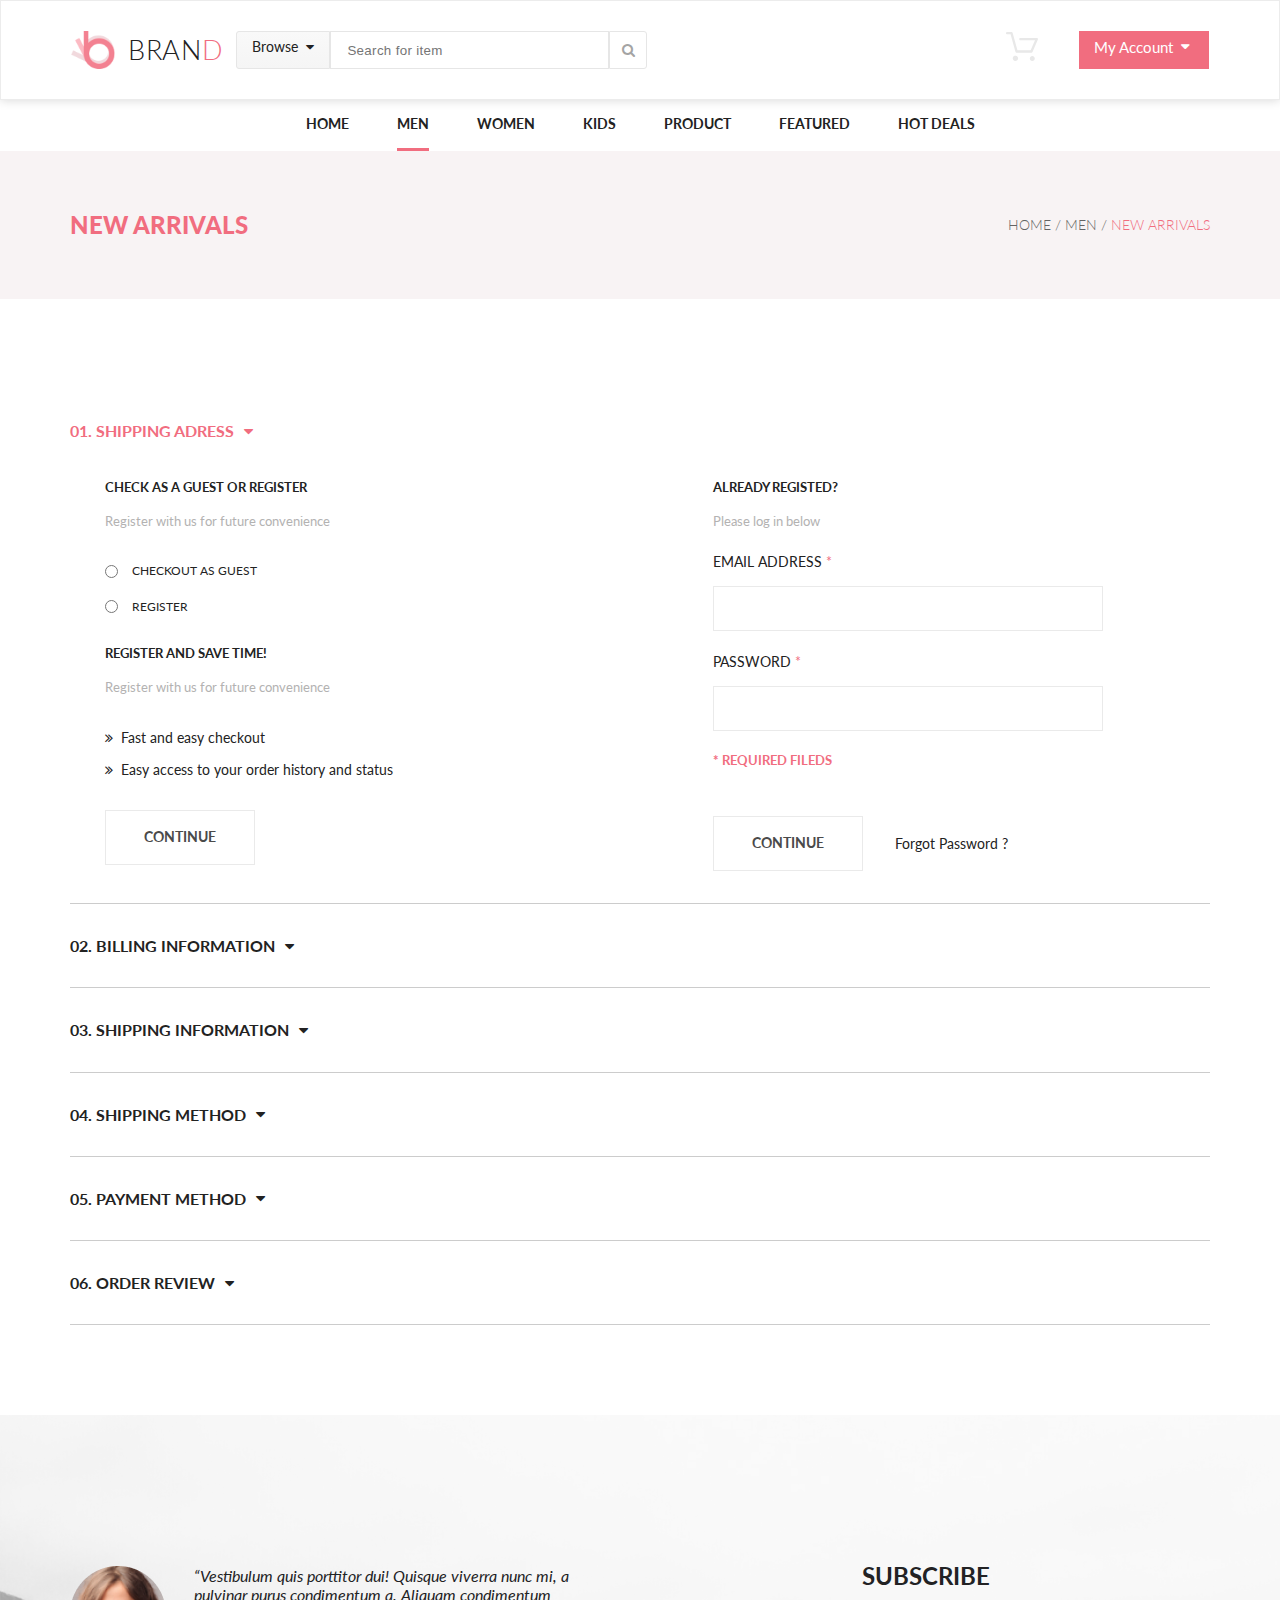
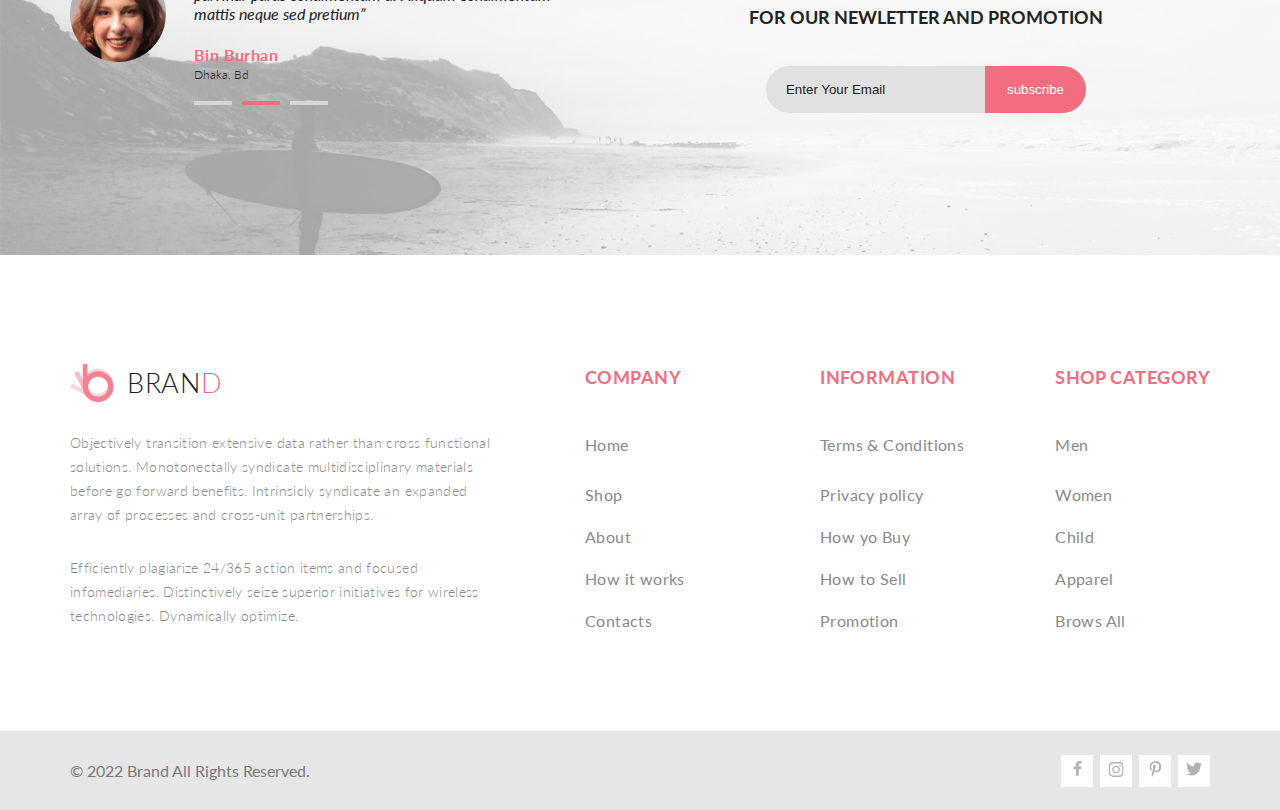
<file: checkout.html>
<!DOCTYPE html>
<html lang="en">

    <head>
        <meta charset="UTF-8">
        <meta name="viewport" content="width=device-width, initial-scale=1.0">
        <title>THE BRAND OF LUXERIOUS FASHION</title>
        <link rel="stylesheet" href="./css/style.css">
        <link rel="stylesheet" href="./css/media.css">
        <link rel="preconnect" href="https://fonts.googleapis.com">
        <link rel="preconnect" href="https://fonts.gstatic.com" crossorigin>
        <link href="https://fonts.googleapis.com/css2?family=Lato:wght@300;400;700;900&display=swap" rel="stylesheet">
        <link rel="stylesheet" href="./font/font-awesome/css/font-awesome.min.css">
    </head>

    <body>
        <!-- заголовок сайта -->
        <header class="main-header center">
            <div class="main-header__left">
                <a class="main-header__left main-header__link" href="./index.html">
                    <img src="./img/logo.png" width="44" height="38" alt="Логотип">
                    <h1 class="main-header__brand">bran<span class="main-header__brand_red">d</span></h1>
                </a>
                <!-- кнопка поиска параметров -->
                <details class="drop drop_browse">
                    <summary class="drop__summary drop__summary_pink">Browse <i class="fa fa-caret-down" aria-hidden="true"></i></summary>
                    <div class="drop__items drop__items_browse">
                        <div class="drop__item">
                            <h3 class="menu__title">Home</h3>
                            <a href="#" class="menu__link menu__link_drop">Dresses</a>
                            <a href="#" class="menu__link menu__link_drop">Tops</a>
                            <a href="#" class="menu__link menu__link_drop">Sweaters/Knits</a>
                            <a href="#" class="menu__link menu__link_drop">Jackets/Coats</a>
                            <a href="#" class="menu__link menu__link_drop">Blazers</a>
                            <a href="#" class="menu__link menu__link_drop">Denim</a>
                            <a href="#" class="menu__link menu__link_drop">Leggings/Pants</a>
                            <a href="#" class="menu__link menu__link_drop">Skirts/Shorts</a>
                            <a href="#" class="menu__link menu__link_drop">Accessories</a>
                        </div>
                        <div class="drop__item">
                            <h3 class="menu__title">Home</h3>
                            <a href="#" class="menu__link menu__link_drop">Dresses</a>
                            <a href="#" class="menu__link menu__link_drop">Tops</a>
                            <a href="#" class="menu__link menu__link_drop">Sweaters/Knits</a>
                            <a href="#" class="menu__link menu__link_drop">Jackets/Coats</a>
                            <a href="#" class="menu__link menu__link_drop">Blazers</a>
                            <a href="#" class="menu__link menu__link_drop">Denim</a>
                            <a href="#" class="menu__link menu__link_drop">Leggings/Pants</a>
                            <a href="#" class="menu__link menu__link_drop">Skirts/Shorts</a>
                            <a href="#" class="menu__link menu__link_drop">Accessories</a>
                        </div>
                    </div>
                </details>

                <!-- форма поиска -->
                <form class="main-header__search" action="#">
                    <input class="main-header__input main-header__input_search" type="text"
                        placeholder="Search for item">
                    <label class="main-header__input main-header__input_find" for="">
                        <i class="fa fa-search" aria-hidden="true"></i>
                    </label>
                </form>
                <!-- // форма поиска -->
            </div>
            <div class="main-header__right">
                <!-- корзина -->
                <details class="drop">
                    <summary class="drop__cart-summary">
                        <svg xmlns="http://www.w3.org/2000/svg" class="store mobile-none" width="32" height="29"
                            viewBox="0 0 32 29" fill="none">
                            <path
                                d="M26.2009 29C25.5532 28.9738 24.9415 28.6948 24.4972 28.2227C24.0529 27.7506 23.8114 27.1232 23.8245 26.475C23.8376 25.8269 24.1043 25.2097 24.5673 24.7559C25.0303 24.3022 25.6527 24.048 26.301 24.048C26.9493 24.048 27.5717 24.3022 28.0347 24.7559C28.4977 25.2097 28.7644 25.8269 28.7775 26.475C28.7906 27.1232 28.549 27.7506 28.1047 28.2227C27.6604 28.6948 27.0488 28.9738 26.401 29H26.2009ZM6.75293 26.32C6.75293 25.79 6.91011 25.2718 7.20459 24.8311C7.49907 24.3904 7.91764 24.0469 8.40735 23.844C8.89705 23.6412 9.43594 23.5881 9.95581 23.6915C10.4757 23.7949 10.9532 24.0502 11.328 24.425C11.7028 24.7998 11.9581 25.2773 12.0615 25.7972C12.1649 26.317 12.1118 26.8559 11.9089 27.3456C11.7061 27.8353 11.3626 28.2539 10.9219 28.5483C10.4812 28.8428 9.96304 29 9.43298 29C9.08087 29.0003 8.73212 28.9311 8.40674 28.7966C8.08136 28.662 7.78569 28.4646 7.53662 28.2158C7.28755 27.9669 7.09001 27.6713 6.9552 27.3461C6.82039 27.0208 6.75098 26.6721 6.75098 26.32H6.75293ZM10.553 20.686C10.2935 20.6868 10.0409 20.6024 9.83411 20.4457C9.62727 20.2891 9.47758 20.0689 9.40796 19.819L4.57495 2.36401H1.18201C0.868521 2.36401 0.567859 2.23947 0.346191 2.01781C0.124523 1.79614 0 1.49549 0 1.18201C0 0.868519 0.124523 0.567873 0.346191 0.346205C0.567859 0.124537 0.868521 5.81268e-06 1.18201 5.81268e-06H5.46301C5.7225 -0.00080736 5.97504 0.0837201 6.18176 0.240568C6.38848 0.397416 6.53784 0.617884 6.60693 0.868006L11.4399 18.323H24.6179L29.001 8.27501H14.401C14.2428 8.27961 14.0854 8.25242 13.9379 8.19507C13.7904 8.13771 13.6559 8.05134 13.5424 7.94108C13.4288 7.83082 13.3386 7.69891 13.277 7.55315C13.2154 7.40739 13.1836 7.25075 13.1836 7.0925C13.1836 6.93426 13.2154 6.77762 13.277 6.63186C13.3386 6.4861 13.4288 6.35419 13.5424 6.24393C13.6559 6.13367 13.7904 6.0473 13.9379 5.98994C14.0854 5.93259 14.2428 5.90541 14.401 5.91001H30.814C31.0097 5.90996 31.2022 5.95866 31.3744 6.05172C31.5465 6.14478 31.6928 6.27926 31.7999 6.44301C31.9078 6.60729 31.9734 6.79569 31.9908 6.99145C32.0083 7.18721 31.9771 7.38424 31.9 7.565L26.495 19.977C26.4026 20.1876 26.251 20.3668 26.0585 20.4927C25.866 20.6186 25.641 20.6858 25.411 20.686H10.553Z"
                                fill="#E8E8E8" />
                        </svg>
                    </summary>
                    <div class="drop__items drop__items_account">
                        <!-- карточка 1 -->
                        <div class="drop__item_buy">
                            <a href="./single.html"><img src="./img/card/card1.png" alt="товар в корзине"></a>
                            <div class="drop__item-data">
                                <h3 class="drop__item-text">Rebox Zane</h3>
                                <div class="drop__item-star">
                                    <i class="fa fa-star drop_star" aria-hidden="true"></i>
                                    <i class="fa fa-star drop_star" aria-hidden="true"></i>
                                    <i class="fa fa-star drop_star" aria-hidden="true"></i>
                                    <i class="fa fa-star drop_star" aria-hidden="true"></i>
                                    <i class="fa fa-star-half-o drop_star" aria-hidden="true"></i>
                                </div>
                                <p class="drop__item-text drop__item_price">1 <span class="drop__span">x</span> $250</p>
                            </div>
                            <div class="drop__close">
                                <i class="fa fa-times-circle drop__item_close" aria-hidden="true"></i>
                            </div>
                        </div>
                        <hr>
                        <!-- карточка 2 -->
                        <div class="drop__item_buy">
                            <a href="./single.html"><img src="./img/card/card2.png" alt="товар в корзине"></a>
                            <div class="drop__item-data">
                                <h3 class="drop__item-text">Rebox Zane</h3>
                                <div class="drop__item-star">
                                    <i class="fa fa-star drop_star" aria-hidden="true"></i>
                                    <i class="fa fa-star drop_star" aria-hidden="true"></i>
                                    <i class="fa fa-star drop_star" aria-hidden="true"></i>
                                    <i class="fa fa-star drop_star" aria-hidden="true"></i>
                                    <i class="fa fa-star-half-o drop_star" aria-hidden="true"></i>
                                </div>
                                <p class="drop__item-text drop__item_price">1 <span class="drop__span">x</span> $250</p>
                            </div>
                            <div class="drop__close">
                                <i class="fa fa-times-circle drop__item_close" aria-hidden="true"></i>
                            </div>
                        </div>
                        <hr>
                        <div class="drop__total">
                            <p class="drop__total_price">TOTAL</p>
                            <p class="drop__total_price">$500.00</p>
                        </div>
                        <div class="drop__button-account">
                            <a class="drop__button-account_link drop__button-account_hover"
                                href="./checkout.html">Checkout</a>
                            <a class="menu__link drop__button-account_link drop__button-account_gray"
                                href="./cart.html">Go
                                to
                                cart</a>
                        </div>
                    </div>
                </details>
                <!-- кнопка профиля -->
                <details class="drop drop_account">
                    <summary class="drop__summary">My Account<i class="fa fa-caret-down" aria-hidden="true"></i>
                    </summary>
                    <!-- блок с настройками -->
                    <div class="drop__items drop__items_account">
                        <div class="drop__button-account">
                            <a class="menu__link drop__button-account_link drop__button-account_gray" href="#profile">My profile</a>
                            <a class="drop__button-account_link drop__button-account_hover" href="#shipp">Shipping</a>
                            <a class="drop__button-account_link drop__button-account_hover" href="./checkout.html">Checkout</a>
                            <a class="menu__link drop__button-account_link drop__button-account_gray" href="./cart.html">Go to cart</a>
                        </div>
                    </div>
                </details>
            </div>
        </header>
        <!-- // заголовок сайта -->

        <!-- Главное Меню -->
        <section class="navigation center">
            <ul class="menu">
                <li class="menu__list "><a href="./index.html" class="menu__link">home</a>
                    <div class="dropdown dropdown_home">
                        <div class="menu__item">
                            <h3 class="menu__title">Home</h3>
                            <a href="#" class="menu__link menu__link_drop">Dresses</a>
                            <a href="#" class="menu__link menu__link_drop">Tops</a>
                            <a href="#" class="menu__link menu__link_drop">Sweaters/Knits</a>
                            <a href="#" class="menu__link menu__link_drop">Jackets/Coats</a>
                            <a href="#" class="menu__link menu__link_drop">Blazers</a>
                            <a href="#" class="menu__link menu__link_drop">Denim</a>
                            <a href="#" class="menu__link menu__link_drop">Leggings/Pants</a>
                            <a href="#" class="menu__link menu__link_drop">Skirts/Shorts</a>
                            <a href="#" class="menu__link menu__link_drop">Accessories</a>
                        </div>
                    </div>
                </li>
                <li class="menu__list menu__list_active"><a href="#2" class="menu__link">men</a>
                    <div class="dropdown">
                        <div class="menu__item">
                            <h3 class="menu__title">men</h3>
                            <a href="#" class="menu__link menu__link_drop">Dresses</a>
                            <a href="#" class="menu__link menu__link_drop">Tops</a>
                            <a href="#" class="menu__link menu__link_drop">Sweaters/Knits</a>
                            <a href="#" class="menu__link menu__link_drop">Jackets/Coats</a>
                            <a href="#" class="menu__link menu__link_drop">Blazers</a>
                            <a href="#" class="menu__link menu__link_drop">Denim</a>
                            <a href="#" class="menu__link menu__link_drop">Leggings/Pants</a>
                            <a href="#" class="menu__link menu__link_drop">Skirts/Shorts</a>
                            <a href="#" class="menu__link menu__link_drop">Accessories</a>
                        </div>
                        <div class="menu__item">
                            <h3 class="menu__title">men</h3>
                            <a href="#" class="menu__link menu__link_drop">Dresses</a>
                            <a href="#" class="menu__link menu__link_drop">Tops</a>
                            <a href="#" class="menu__link menu__link_drop">Sweaters/Knits</a>
                            <a href="#" class="menu__link menu__link_drop">Jackets/Coats</a>
                        </div>
                        <div class="menu__item menu__item_mv-dwn">
                            <h3 class="menu__title">men</h3>
                            <a href="#" class="menu__link menu__link_drop">Dresses</a>
                            <a href="#" class="menu__link menu__link_drop">Tops</a>
                            <a href="#" class="menu__link menu__link_drop">Sweaters/Knits</a>
                        </div>
                        <div class="menu__item menu__item_mv-up">
                            <h3 class="menu__title">men</h3>
                            <a href="#" class="menu__link menu__link_drop">Dresses</a>
                            <a href="#" class="menu__link menu__link_drop">Tops</a>
                            <a href="#" class="menu__link menu__link_drop">Sweaters/Knits</a>
                            <a href="#" class="menu__link menu__link_drop">Jackets/Coats</a>
                        </div>
                        <div class="menu__item menu__item_bg">
                            <a href="#SupersaleMan" class="menu__link menu__link_drop">
                                <img class="menu__item_img" src="./img/sale-baner.png" alt="">
                            </a>
                            <p class="menu__item_sale">Super sale!</p>
                        </div>
                    </div>
                </li>
                <li class="menu__list"><a href="#3" class="menu__link">women</a>
                    <div class="dropdown">
                        <div class="menu__item">
                            <h3 class="menu__title">women</h3>
                            <a href="#" class="menu__link menu__link_drop">Dresses</a>
                            <a href="#" class="menu__link menu__link_drop">Tops</a>
                            <a href="#" class="menu__link menu__link_drop">Sweaters/Knits</a>
                            <a href="#" class="menu__link menu__link_drop">Jackets/Coats</a>
                            <a href="#" class="menu__link menu__link_drop">Blazers</a>
                            <a href="#" class="menu__link menu__link_drop">Denim</a>
                            <a href="#" class="menu__link menu__link_drop">Leggings/Pants</a>
                            <a href="#" class="menu__link menu__link_drop">Skirts/Shorts</a>
                            <a href="#" class="menu__link menu__link_drop">Accessories</a>
                        </div>
                        <div class="menu__item">
                            <h3 class="menu__title">women</h3>
                            <a href="#" class="menu__link menu__link_drop">Dresses</a>
                            <a href="#" class="menu__link menu__link_drop">Tops</a>
                            <a href="#" class="menu__link menu__link_drop">Sweaters/Knits</a>
                            <a href="#" class="menu__link menu__link_drop">Jackets/Coats</a>
                        </div>
                        <div class="menu__item menu__item_mv-dwn">
                            <h3 class="menu__title">women</h3>
                            <a href="#" class="menu__link menu__link_drop">Dresses</a>
                            <a href="#" class="menu__link menu__link_drop">Tops</a>
                            <a href="#" class="menu__link menu__link_drop">Sweaters/Knits</a>
                        </div>
                        <div class="menu__item menu__item_mv-up">
                            <h3 class="menu__title">women</h3>
                            <a href="#" class="menu__link menu__link_drop">Dresses</a>
                            <a href="#" class="menu__link menu__link_drop">Tops</a>
                            <a href="#" class="menu__link menu__link_drop">Sweaters/Knits</a>
                            <a href="#" class="menu__link menu__link_drop">Jackets/Coats</a>
                        </div>
                        <div class="menu__item menu__item_bg">
                            <a href="#SupersaleWoman" class="menu__link menu__link_drop">
                                <img class="menu__item_img" src="./img/sale-baner.png" alt="">
                            </a>
                            <p class="menu__item_sale">Super sale!</p>
                        </div>
                    </div>
                </li>
                <li class="menu__list cntr"><a href="#4" class="menu__link">kids</a>
                    <div class="dropdown">
                        <div class="menu__item">
                            <h3 class="menu__title">kids</h3>
                            <a href="#" class="menu__link menu__link_drop">Dresses</a>
                            <a href="#" class="menu__link menu__link_drop">Tops</a>
                            <a href="#" class="menu__link menu__link_drop">Sweaters/Knits</a>
                            <a href="#" class="menu__link menu__link_drop">Jackets/Coats</a>
                            <a href="#" class="menu__link menu__link_drop">Blazers</a>
                            <a href="#" class="menu__link menu__link_drop">Denim</a>
                            <a href="#" class="menu__link menu__link_drop">Leggings/Pants</a>
                            <a href="#" class="menu__link menu__link_drop">Skirts/Shorts</a>
                            <a href="#" class="menu__link menu__link_drop">Accessories</a>
                        </div>
                        <div class="menu__item">
                            <h3 class="menu__title">kids</h3>
                            <a href="#" class="menu__link menu__link_drop">Dresses</a>
                            <a href="#" class="menu__link menu__link_drop">Tops</a>
                            <a href="#" class="menu__link menu__link_drop">Sweaters/Knits</a>
                            <a href="#" class="menu__link menu__link_drop">Jackets/Coats</a>
                        </div>
                        <div class="menu__item menu__item_mv-dwn">
                            <h3 class="menu__title">kids</h3>
                            <a href="#" class="menu__link menu__link_drop">Dresses</a>
                            <a href="#" class="menu__link menu__link_drop">Tops</a>
                            <a href="#" class="menu__link menu__link_drop">Sweaters/Knits</a>
                        </div>
                        <div class="menu__item menu__item_mv-up">
                            <h3 class="menu__title">kids</h3>
                            <a href="#" class="menu__link menu__link_drop">Dresses</a>
                            <a href="#" class="menu__link menu__link_drop">Tops</a>
                            <a href="#" class="menu__link menu__link_drop">Sweaters/Knits</a>
                            <a href="#" class="menu__link menu__link_drop">Jackets/Coats</a>
                        </div>
                        <div class="menu__item menu__item_bg">
                            <a href="#SupersaleKids" class="menu__link menu__link_drop">
                                <img class="menu__item_img" src="./img/sale-baner.png" alt="">
                            </a>
                            <p class="menu__item_sale">Super sale!</p>
                        </div>
                    </div>
                </li>
                <li class="menu__list acc"><a href="product.html" class="menu__link">Product</a>
                    <div class="dropdown">
                        <div class="menu__item">
                            <h3 class="menu__title">accesories</h3>
                            <a href="#" class="menu__link menu__link_drop">Dresses</a>
                            <a href="#" class="menu__link menu__link_drop">Tops</a>
                            <a href="#" class="menu__link menu__link_drop">Sweaters/Knits</a>
                            <a href="#" class="menu__link menu__link_drop">Jackets/Coats</a>
                            <a href="#" class="menu__link menu__link_drop">Blazers</a>
                            <a href="#" class="menu__link menu__link_drop">Denim</a>
                            <a href="#" class="menu__link menu__link_drop">Leggings/Pants</a>
                            <a href="#" class="menu__link menu__link_drop">Skirts/Shorts</a>
                            <a href="#" class="menu__link menu__link_drop">Accessories</a>
                        </div>
                        <div class="menu__item">
                            <h3 class="menu__title">accesories</h3>
                            <a href="#" class="menu__link menu__link_drop">Dresses</a>
                            <a href="#" class="menu__link menu__link_drop">Tops</a>
                            <a href="#" class="menu__link menu__link_drop">Sweaters/Knits</a>
                            <a href="#" class="menu__link menu__link_drop">Jackets/Coats</a>
                        </div>
                        <div class="menu__item menu__item_mv-dwn">
                            <h3 class="menu__title">accesories</h3>
                            <a href="#" class="menu__link menu__link_drop">Dresses</a>
                            <a href="#" class="menu__link menu__link_drop">Tops</a>
                            <a href="#" class="menu__link menu__link_drop">Sweaters/Knits</a>
                        </div>
                        <div class="menu__item menu__item_mv-up">
                            <h3 class="menu__title">accesories</h3>
                            <a href="#" class="menu__link menu__link_drop">Dresses</a>
                            <a href="#" class="menu__link menu__link_drop">Tops</a>
                            <a href="#" class="menu__link menu__link_drop">Sweaters/Knits</a>
                            <a href="#" class="menu__link menu__link_drop">Jackets/Coats</a>
                        </div>
                        <div class="menu__item menu__item_bg">
                            <a href="#SupersaleAcc" class="menu__link menu__link_drop">
                                <img class="menu__item_img" src="./img/sale-baner.png" alt="">
                            </a>
                            <p class="menu__item_sale">Super sale!</p>
                        </div>
                    </div>
                </li>
                <li class="menu__list last"><a href="#6" class="menu__link">featured</a>
                    <div class="dropdown">
                        <div class="menu__item">
                            <h3 class="menu__title">featured</h3>
                            <a href="#" class="menu__link menu__link_drop">Dresses</a>
                            <a href="#" class="menu__link menu__link_drop">Tops</a>
                            <a href="#" class="menu__link menu__link_drop">Sweaters/Knits</a>
                            <a href="#" class="menu__link menu__link_drop">Jackets/Coats</a>
                            <a href="#" class="menu__link menu__link_drop">Blazers</a>
                            <a href="#" class="menu__link menu__link_drop">Denim</a>
                            <a href="#" class="menu__link menu__link_drop">Leggings/Pants</a>
                            <a href="#" class="menu__link menu__link_drop">Skirts/Shorts</a>
                            <a href="#" class="menu__link menu__link_drop">Accessories</a>
                        </div>
                        <div class="menu__item">
                            <h3 class="menu__title">featured</h3>
                            <a href="#" class="menu__link menu__link_drop">Dresses</a>
                            <a href="#" class="menu__link menu__link_drop">Tops</a>
                            <a href="#" class="menu__link menu__link_drop">Sweaters/Knits</a>
                            <a href="#" class="menu__link menu__link_drop">Jackets/Coats</a>
                        </div>
                        <div class="menu__item menu__item_mv-dwn">
                            <h3 class="menu__title">featured</h3>
                            <a href="#" class="menu__link menu__link_drop">Dresses</a>
                            <a href="#" class="menu__link menu__link_drop">Tops</a>
                            <a href="#" class="menu__link menu__link_drop">Sweaters/Knits</a>
                        </div>
                        <div class="menu__item menu__item_mv-up">
                            <h3 class="menu__title">featured</h3>
                            <a href="#" class="menu__link menu__link_drop">Dresses</a>
                            <a href="#" class="menu__link menu__link_drop">Tops</a>
                            <a href="#" class="menu__link menu__link_drop">Sweaters/Knits</a>
                            <a href="#" class="menu__link menu__link_drop">Jackets/Coats</a>
                        </div>
                        <div class="menu__item menu__item_bg">
                            <a href="#SupersaleFeatured" class="menu__link menu__link_drop">
                                <img class="menu__item_img" src="./img/sale-baner.png" alt="">
                            </a>
                            <p class="menu__item_sale">Super sale!</p>
                        </div>
                    </div>
                </li>
                <li class="menu__list last"><a href="#7" class="menu__link">hot deals</a>
                    <div class="dropdown">
                        <div class="menu__item">
                            <h3 class="menu__title">hot deals</h3>
                            <a href="#" class="menu__link menu__link_drop">Dresses</a>
                            <a href="#" class="menu__link menu__link_drop">Tops</a>
                            <a href="#" class="menu__link menu__link_drop">Sweaters/Knits</a>
                            <a href="#" class="menu__link menu__link_drop">Jackets/Coats</a>
                            <a href="#" class="menu__link menu__link_drop">Blazers</a>
                            <a href="#" class="menu__link menu__link_drop">Denim</a>
                            <a href="#" class="menu__link menu__link_drop">Leggings/Pants</a>
                            <a href="#" class="menu__link menu__link_drop">Skirts/Shorts</a>
                            <a href="#" class="menu__link menu__link_drop">Accessories</a>
                        </div>
                        <div class="menu__item">
                            <h3 class="menu__title">hot deals</h3>
                            <a href="#" class="menu__link menu__link_drop">Dresses</a>
                            <a href="#" class="menu__link menu__link_drop">Tops</a>
                            <a href="#" class="menu__link menu__link_drop">Sweaters/Knits</a>
                            <a href="#" class="menu__link menu__link_drop">Jackets/Coats</a>
                        </div>
                        <div class="menu__item menu__item_mv-dwn">
                            <h3 class="menu__title">hot deals</h3>
                            <a href="#" class="menu__link menu__link_drop">Dresses</a>
                            <a href="#" class="menu__link menu__link_drop">Tops</a>
                            <a href="#" class="menu__link menu__link_drop">Sweaters/Knits</a>
                        </div>
                        <div class="menu__item menu__item_mv-up">
                            <h3 class="menu__title">hot deals</h3>
                            <a href="#" class="menu__link menu__link_drop">Dresses</a>
                            <a href="#" class="menu__link menu__link_drop">Tops</a>
                            <a href="#" class="menu__link menu__link_drop">Sweaters/Knits</a>
                            <a href="#" class="menu__link menu__link_drop">Jackets/Coats</a>
                        </div>
                        <div class="menu__item menu__item_bg">
                            <a href="#SupersaleHot" class="menu__link menu__link_drop">
                                <img class="menu__item_img" src="./img/sale-baner.png" alt="">
                            </a>
                            <p class="menu__item_sale">Super sale!</p>
                        </div>
                    </div>
                </li>
            </ul>
        </section>
        <!-- // Главное Меню -->

        <!-- Блок хлебные крошки -->
        <acide class="breadcrumbs center">
            <h2 class="breadcrumbs__title">New Arrivals</h2>
            <nav class="breadcrumbs__nav">
                <a href="#bread" class="menu__link breadcrumbs__link">Home /</a>
                <a href="#bread" class="menu__link breadcrumbs__link">Men /</a>
                <a href="#bread" class="menu__link breadcrumbs__link"><span class="global_pink">New Arrivals</span></a>
            </nav>
        </acide>
        <!-- // Блок хлебные крошки -->

        <!-- блок параметров и аккаунта -->
        <section class="checkout ">
            <div class="checkout__header center">
                <details class="checkout__list checkout__hr center" open>
                    <summary class="checkout__summary">01. Shipping Adress<i class="fa fa-caret-down"
                            aria-hidden="true"></i>
                    </summary>
                    <div class="checkout__conteiner">
                        <!-- блок информации -->
                        <div class="checkout__left">
                            <p class="checkout__head">Check as a guest or register</p>
                            <p class="checkout__text checkout__text_left-bottom">Register with us for future convenience
                            </p>
                            <form class="checkout__form" action="#">
                                <div class="checkout__check">
                                    <div class="checkout__block">
                                        <input type="radio" name="checkout" id="checkout-radio">
                                        <label class="checkout__lable" for="checkout-radio">checkout as
                                            guest</label><br>
                                    </div>
                                    <div class="checkout__block checkout__text_left-bottom">
                                        <input type="radio" name="checkout" id="checkout-radio">
                                        <label class="checkout__lable" for="checkout-radio">register</label>
                                    </div>
                                </div>
                                <p class="checkout__head ">register and save time!</p>
                                <p class="checkout__text checkout__text_left-bottom">Register with us for future
                                    convenience
                                </p>
                                <a class="menu__link checkout__link" href="#"><i
                                        class="fa fa-angle-double-right fa-right-padding" aria-hidden="true"></i>Fast
                                    and easy checkout</a>
                                <a class="menu__link checkout__link" href="#"><i
                                        class="fa fa-angle-double-right fa-right-padding" aria-hidden="true"></i>Easy
                                    access
                                    to your order history and status</a>
                                <div class="checkout__manage">
                                    <a class="menu__link cart__link" href="#">Continue</a>
                                </div>
                            </form>
                        </div>
                        <!-- блок Логин -->
                        <div class="checkout__right">
                            <p class="checkout__head">Already registed?</p>
                            <p class="checkout__text">Please log in below</p>
                            <label class="checkout__pad" for="checkout-email">EMAIL ADDRESS <span
                                    class="global_pink">*</span></label>
                            <input class="checkout__inputs" type="text" id="checkout-email">
                            <label class="checkout__pad" for="checkout-email">PASSWORD <span
                                    class="global_pink">*</span></label>
                            <input class="checkout__inputs" type="text" id="checkout-email">
                            <p class="checkout__head global_pink checkout__pad">* Required Fileds</p>
                            <div class="checkout__manage">
                                <a class="menu__link cart__link" href="#">Continue</a>
                                <p class="checkout__fogot">Forgot Password ?</p>
                            </div>
                        </div>
                    </div>
                </details>
            </div>
            <div class="checkout__header center">
                <details class="checkout__list checkout__hr center">
                    <summary class="checkout__summary">02. BILLING INFORMATION<i class="fa fa-caret-down"
                            aria-hidden="true"></i>
                    </summary>
                    <div class="checkout__conteiner">
                        <!-- блок информации -->
                        <div class="checkout__left">
                            <p class="checkout__head">Check as a guest or register</p>
                            <p class="checkout__text checkout__text_left-bottom">Register with us for future convenience
                            </p>
                            <form class="checkout__form" action="#">

                            </form>
                        </div>
                        <!-- блок Логин -->
                        <div class="checkout__right">
                            <p class="checkout__head">Already registed?</p>

                        </div>
                    </div>
                </details>
            </div>
            <div class="checkout__header center">
                <details class="checkout__list checkout__hr center">
                    <summary class="checkout__summary">03. SHIPPING INFORMATION<i class="fa fa-caret-down"
                            aria-hidden="true"></i>
                    </summary>
                    <div class="checkout__conteiner">
                        <!-- блок информации -->
                        <div class="checkout__left">
                            <p class="checkout__head">Check as a guest or register</p>
                            <p class="checkout__text checkout__text_left-bottom">Register with us for future convenience
                            </p>
                            <form class="checkout__form" action="#">
                                <div class="checkout__check">
                                    <div class="checkout__block">
                                        <input type="radio" name="checkout" id="checkout-radio">
                                        <label class="checkout__lable" for="checkout-radio">checkout as
                                            guest</label><br>
                                    </div>
                                    <div class="checkout__block checkout__text_left-bottom">
                                        <input type="radio" name="checkout" id="checkout-radio">
                                        <label class="checkout__lable" for="checkout-radio">register</label>
                                    </div>
                                </div>
                                <p class="checkout__head ">register and save time!</p>
                                <p class="checkout__text checkout__text_left-bottom">Register with us for future
                                    convenience
                                </p>
                                <a class="menu__link checkout__link" href="#"><i
                                        class="fa fa-angle-double-right fa-right-padding" aria-hidden="true"></i>Fast
                                    and easy checkout</a>
                                <a class="menu__link checkout__link" href="#"><i
                                        class="fa fa-angle-double-right fa-right-padding" aria-hidden="true"></i>Easy
                                    access
                                    to your order history and status</a>
                                <div class="checkout__manage">
                                    <a class="menu__link cart__link" href="#">Continue</a>
                                </div>
                            </form>
                        </div>
                        <!-- блок Логин -->
                        <div class="checkout__right">
                            <p class="checkout__head">Already registed?</p>
                            <p class="checkout__text">Please log in below</p>
                            <label class="checkout__pad" for="checkout-email">EMAIL ADDRESS <span
                                    class="global_pink">*</span></label>
                            <input class="checkout__inputs" type="text" id="checkout-email">
                            <label class="checkout__pad" for="checkout-email">PASSWORD <span
                                    class="global_pink">*</span></label>
                            <input class="checkout__inputs" type="text" id="checkout-email">
                            <p class="checkout__head global_pink checkout__pad">* Required Fileds</p>
                            <div class="checkout__manage">
                                <a class="menu__link cart__link" href="#">Continue</a>
                                <p class="checkout__fogot">Forgot Password ?</p>
                            </div>
                        </div>
                    </div>
                </details>
            </div>
            <div class="checkout__header center">
                <details class="checkout__list checkout__hr center">
                    <summary class="checkout__summary">04. SHIPPING METHOD<i class="fa fa-caret-down"
                            aria-hidden="true"></i>
                    </summary>
                    <div class="checkout__conteiner">
                        <!-- блок информации -->
                        <div class="checkout__left">
                            <p class="checkout__head">Check as a guest or register</p>
                            <p class="checkout__text checkout__text_left-bottom">Register with us for future convenience
                            </p>
                            <form class="checkout__form" action="#">
                                <div class="checkout__check">
                                    <div class="checkout__block">
                                        <input type="radio" name="checkout" id="checkout-radio">
                                        <label class="checkout__lable" for="checkout-radio">checkout as
                                            guest</label><br>
                                    </div>
                                    <div class="checkout__block checkout__text_left-bottom">
                                        <input type="radio" name="checkout" id="checkout-radio">
                                        <label class="checkout__lable" for="checkout-radio">register</label>
                                    </div>
                                </div>
                                <p class="checkout__head ">register and save time!</p>
                                <p class="checkout__text checkout__text_left-bottom">Register with us for future
                                    convenience
                                </p>
                                <a class="menu__link checkout__link" href="#"><i
                                        class="fa fa-angle-double-right fa-right-padding" aria-hidden="true"></i>Fast
                                    and easy checkout</a>
                                <a class="menu__link checkout__link" href="#"><i
                                        class="fa fa-angle-double-right fa-right-padding" aria-hidden="true"></i>Easy
                                    access
                                    to your order history and status</a>
                                <div class="checkout__manage">
                                    <a class="menu__link cart__link" href="#">Continue</a>
                                </div>
                            </form>
                        </div>
                        <!-- блок Логин -->
                        <div class="checkout__right">
                            <p class="checkout__head">Already registed?</p>
                            <p class="checkout__text">Please log in below</p>
                            <label class="checkout__pad" for="checkout-email">EMAIL ADDRESS <span
                                    class="global_pink">*</span></label>
                            <input class="checkout__inputs" type="text" id="checkout-email">
                            <label class="checkout__pad" for="checkout-email">PASSWORD <span
                                    class="global_pink">*</span></label>
                            <input class="checkout__inputs" type="text" id="checkout-email">
                            <p class="checkout__head global_pink checkout__pad">* Required Fileds</p>
                            <div class="checkout__manage">
                                <a class="menu__link cart__link" href="#">Continue</a>
                                <p class="checkout__fogot">Forgot Password ?</p>
                            </div>
                        </div>
                    </div>
                </details>
            </div>
            <div class="checkout__header center">
                <details class="checkout__list checkout__hr center">
                    <summary class="checkout__summary">05. PAYMENT METHOD<i class="fa fa-caret-down"
                            aria-hidden="true"></i>
                    </summary>
                    <div class="checkout__conteiner">
                        <!-- блок информации -->
                        <div class="checkout__left">
                            <p class="checkout__head">Check as a guest or register</p>
                            <p class="checkout__text checkout__text_left-bottom">Register with us for future convenience
                            </p>
                            <form class="checkout__form" action="#">
                                <div class="checkout__check">
                                    <div class="checkout__block">
                                        <input type="radio" name="checkout" id="checkout-radio">
                                        <label class="checkout__lable" for="checkout-radio">checkout as
                                            guest</label><br>
                                    </div>
                                    <div class="checkout__block checkout__text_left-bottom">
                                        <input type="radio" name="checkout" id="checkout-radio">
                                        <label class="checkout__lable" for="checkout-radio">register</label>
                                    </div>
                                </div>
                                <p class="checkout__head ">register and save time!</p>
                                <p class="checkout__text checkout__text_left-bottom">Register with us for future
                                    convenience
                                </p>
                                <a class="menu__link checkout__link" href="#"><i
                                        class="fa fa-angle-double-right fa-right-padding" aria-hidden="true"></i>Fast
                                    and easy checkout</a>
                                <a class="menu__link checkout__link" href="#"><i
                                        class="fa fa-angle-double-right fa-right-padding" aria-hidden="true"></i>Easy
                                    access
                                    to your order history and status</a>
                                <div class="checkout__manage">
                                    <a class="menu__link cart__link" href="#">Continue</a>
                                </div>
                            </form>
                        </div>
                        <!-- блок Логин -->
                        <div class="checkout__right">
                            <p class="checkout__head">Already registed?</p>
                            <p class="checkout__text">Please log in below</p>
                            <label class="checkout__pad" for="checkout-email">EMAIL ADDRESS <span
                                    class="global_pink">*</span></label>
                            <input class="checkout__inputs" type="text" id="checkout-email">
                            <label class="checkout__pad" for="checkout-email">PASSWORD <span
                                    class="global_pink">*</span></label>
                            <input class="checkout__inputs" type="text" id="checkout-email">
                            <p class="checkout__head global_pink checkout__pad">* Required Fileds</p>
                            <div class="checkout__manage">
                                <a class="menu__link cart__link" href="#">Continue</a>
                                <p class="checkout__fogot">Forgot Password ?</p>
                            </div>
                        </div>
                    </div>
                </details>
            </div>
            <div class="checkout__header center">
                <details class="checkout__list checkout__hr center">
                    <summary class="checkout__summary">06. ORDER REVIEW<i class="fa fa-caret-down"
                            aria-hidden="true"></i>
                    </summary>
                    <div class="checkout__conteiner">
                        <!-- блок информации -->
                        <div class="checkout__left">
                            <p class="checkout__head">Check as a guest or register</p>
                            <p class="checkout__text checkout__text_left-bottom">Register with us for future convenience
                            </p>
                            <form class="checkout__form" action="#">
                                <div class="checkout__check">
                                    <div class="checkout__block">
                                        <input type="radio" name="checkout" id="checkout-radio">
                                        <label class="checkout__lable" for="checkout-radio">checkout as
                                            guest</label><br>
                                    </div>
                                    <div class="checkout__block checkout__text_left-bottom">
                                        <input type="radio" name="checkout" id="checkout-radio">
                                        <label class="checkout__lable" for="checkout-radio">register</label>
                                    </div>
                                </div>
                                <p class="checkout__head ">register and save time!</p>
                                <p class="checkout__text checkout__text_left-bottom">Register with us for future
                                    convenience
                                </p>
                                <a class="menu__link checkout__link" href="#"><i
                                        class="fa fa-angle-double-right fa-right-padding" aria-hidden="true"></i>Fast
                                    and easy checkout</a>
                                <a class="menu__link checkout__link" href="#"><i
                                        class="fa fa-angle-double-right fa-right-padding" aria-hidden="true"></i>Easy
                                    access
                                    to your order history and status</a>
                                <div class="checkout__manage">
                                    <a class="menu__link cart__link" href="#">Continue</a>
                                </div>
                            </form>
                        </div>
                        <!-- блок Логин -->
                        <div class="checkout__right">
                            <p class="checkout__head">Already registed?</p>
                            <p class="checkout__text">Please log in below</p>
                            <label class="checkout__pad" for="checkout-email">EMAIL ADDRESS <span
                                    class="global_pink">*</span></label>
                            <input class="checkout__inputs" type="text" id="checkout-email">
                            <label class="checkout__pad" for="checkout-email">PASSWORD <span
                                    class="global_pink">*</span></label>
                            <input class="checkout__inputs" type="text" id="checkout-email">
                            <p class="checkout__head global_pink checkout__pad">* Required Fileds</p>
                            <div class="checkout__manage">
                                <a class="menu__link cart__link" href="#">Continue</a>
                                <p class="checkout__fogot">Forgot Password ?</p>
                            </div>
                        </div>
                    </div>
                </details>
            </div>
        </section>
        <!-- // блок параметров и аккаунта -->

        <!-- блок Подписок -->
        <section class="subscrybe center">
            <div class="subscrybe-comment">

                <img src="./img/Intersect.png" alt="фото">
                <div class="subscrybe-comment__text">
                    <p class="subscrybe-comment__paragraf">
                        “Vestibulum quis porttitor dui! Quisque viverra nunc mi,
                        a pulvinar purus condimentum a. Aliquam condimentum mattis neque sed pretium”
                    </p>
                    <p class="subscrybe-comment__sign">
                        <span class="subscrybe-comment__sign_font">Bin Burhan</span> <br>
                        Dhaka, Bd
                    </p>
                    <div class="subscrybe-comment__pag">
                        <span class="subscrybe-comment__span"></span><span
                            class="subscrybe-comment__span subscrybe-comment__span_pink"></span><span
                            class="subscrybe-comment__span"></span>
                    </div>
                </div>
            </div>

            <div class="subscrybe-form">
                <h3 class="subscrybe-form__text">
                    SUBSCRIBE <br>
                    <span class="subscrybe-form__paragraf">
                        FOR OUR NEWLETTER AND PROMOTION
                    </span>
                </h3>
                <form action="#" class="forms">
                    <input type="email" value="Enter Your Email">
                    <button>subscribe</button>
                </form>
            </div>
        </section>
        <!-- // блок Подписок -->

        <!-- блок О бренде -->
        <section class="brand center">
            <div class="brand-container">
                <div class="brand-container__about">
                    <!-- logo -->
                    <div class="brand-container__logo">
                        <a class="main-header__left main-header__link" href="./index.html">
                            <img src="./img/logo.png" width="44" height="38" alt="Логотип">
                            <h1 class="main-header__brand">bran<span class="main-header__brand_red">d</span></h1>
                        </a>
                    </div>
                    <!-- logo content -->
                    <div class="brand-container__texts">
                        <p class="brand-container__text">Objectively transition extensive data rather than cross
                            functional
                            solutions. Monotonectally syndicate multidisciplinary materials before go forward benefits.
                            Intrinsicly syndicate an expanded array of processes and cross-unit partnerships.</p>
                    </div>
                    <div class="brand-container__texts">
                        <p class="brand-container__text">Efficiently plagiarize 24/365 action items and focused
                            infomediaries.
                            Distinctively seize superior initiatives for wireless technologies. Dynamically optimize.
                        </p>
                    </div>
                </div>
                <!-- baner1 -->
                <div class="brand-container__info">
                    <div class="brand-continer__head">
                        <h3 class="brand-container__title">COMPANY</h3>
                    </div>
                    <div class="brand-container__links">
                        <a href="./index.html" class="menu__link brand-container__link">Home</a>
                        <a href="#" class="menu__link brand-container__link brand-container__link_lh">Shop</a>
                        <a href="#" class="menu__link brand-container__link brand-container__link_lh">About</a>
                        <a href="#" class="menu__link brand-container__link brand-container__link_lh">How it works</a>
                        <a href="#" class="menu__link brand-container__link brand-container__link_lh">Contacts</a>
                    </div>
                </div>
                <!-- baner2 -->
                <div class="brand-container__info">
                    <div class="brand-continer__head">
                        <h3 class="brand-container__title">INFORMATION</h3>
                    </div>
                    <div class="brand-container__links">
                        <a href="#" class="menu__link brand-container__link">Terms & Conditions</a>
                        <a href="#" class="menu__link brand-container__link brand-container__link_lh">Privacy policy</a>
                        <a href="#" class="menu__link brand-container__link brand-container__link_lh">How yo Buy</a>
                        <a href="#" class="menu__link brand-container__link brand-container__link_lh">How to Sell</a>
                        <a href="#" class="menu__link brand-container__link brand-container__link_lh">Promotion</a>
                    </div>
                </div>
                <!-- baner3 -->
                <div class="brand-container__info">
                    <div class="brand-continer__head">
                        <h3 class="brand-container__title">SHOP CATEGORY</h3>
                    </div>
                    <div class="brand-container__links">
                        <a href="./product.html" class="menu__link brand-container__link">Men</a>
                        <a href="#" class="menu__link brand-container__link brand-container__link_lh">Women</a>
                        <a href="#" class="menu__link brand-container__link brand-container__link_lh">Child</a>
                        <a href="#" class="menu__link brand-container__link brand-container__link_lh">Apparel</a>
                        <a href="#" class="menu__link brand-container__link brand-container__link_lh">Brows All</a>
                    </div>
                </div>
            </div>
        </section>
        <!--// блок О бренде -->

        <!-- Блок Футер -->
        <footer class="footer center">
            <div class="copy">
                <p class="footer-copy">
                    © 2022 Brand All Rights Reserved.
                </p>
            </div>
            <div class="social">
                <div class="social-item">
                    <a href="https://www.facebook.com" target="_blank">
                        <svg xmlns="http://www.w3.org/2000/svg" width="11" height="16" viewBox="0 0 11 16" fill="none">
                            <path
                                d="M9.08836 8.28L9.50686 5.61602H6.89022V3.88729C6.89022 3.15847 7.25574 2.44806 8.42765 2.44806H9.61722V0.179975C9.61722 0.179975 8.53772 0 7.50561 0C5.35073 0 3.9422 1.27593 3.9422 3.5857V5.61602H1.54688V8.28H3.9422V14.72H6.89022V8.28H9.08836Z"
                                fill="black" />
                        </svg>
                    </a>
                </div>
                <div class="social-item">
                    <a href="https://instagram.com" target="_blank">
                        <svg xmlns="http://www.w3.org/2000/svg" width="16" height="17" viewBox="0 0 16 17" fill="none">
                            <g clip-path="url(#clip0_190_1610)">
                                <path
                                    d="M8.13677 4.68162C6.02163 4.68162 4.31555 6.38494 4.31555 8.49666C4.31555 10.6084 6.02163 12.3117 8.13677 12.3117C10.2519 12.3117 11.958 10.6084 11.958 8.49666C11.958 6.38494 10.2519 4.68162 8.13677 4.68162ZM8.13677 10.9769C6.76991 10.9769 5.65248 9.86463 5.65248 8.49666C5.65248 7.12869 6.76658 6.01639 8.13677 6.01639C9.50695 6.01639 10.6211 7.12869 10.6211 8.49666C10.6211 9.86463 9.50363 10.9769 8.13677 10.9769ZM13.0056 4.52557C13.0056 5.02029 12.6065 5.41541 12.1143 5.41541C11.6188 5.41541 11.223 5.01697 11.223 4.52557C11.223 4.03416 11.6221 3.63572 12.1143 3.63572C12.6065 3.63572 13.0056 4.03416 13.0056 4.52557ZM15.5364 5.42869C15.4799 4.2367 15.2072 3.18084 14.3325 2.31092C13.4612 1.441 12.4036 1.16873 11.2097 1.10897C9.9792 1.03924 6.29101 1.03924 5.0605 1.10897C3.8699 1.16541 2.81233 1.43768 1.93768 2.3076C1.06302 3.17752 0.793639 4.23338 0.733776 5.42537C0.663937 6.65389 0.663937 10.3361 0.733776 11.5646C0.790313 12.7566 1.06302 13.8125 1.93768 14.6824C2.81233 15.5523 3.86658 15.8246 5.0605 15.8844C6.29101 15.9541 9.9792 15.9541 11.2097 15.8844C12.4036 15.8279 13.4612 15.5556 14.3325 14.6824C15.2039 13.8125 15.4766 12.7566 15.5364 11.5646C15.6063 10.3361 15.6063 6.65721 15.5364 5.42869ZM13.9468 12.8828C13.6874 13.5336 13.1852 14.0349 12.53 14.2972C11.5489 14.6857 9.22094 14.5961 8.13677 14.5961C7.05259 14.5961 4.72128 14.6824 3.74353 14.2972C3.09169 14.0383 2.58951 13.5369 2.32678 12.8828C1.93768 11.9033 2.02747 9.57908 2.02747 8.49666C2.02747 7.41424 1.941 5.0867 2.32678 4.11053C2.58619 3.45975 3.08837 2.95838 3.74353 2.69608C4.72461 2.3076 7.05259 2.39725 8.13677 2.39725C9.22094 2.39725 11.5523 2.31092 12.53 2.69608C13.1818 2.95506 13.684 3.45643 13.9468 4.11053C14.3359 5.09002 14.2461 7.41424 14.2461 8.49666C14.2461 9.57908 14.3359 11.9066 13.9468 12.8828Z"
                                    fill="black" />
                            </g>
                            <defs>
                                <clipPath id="clip0_190_1610">
                                    <rect width="14.8991" height="17" fill="white" transform="translate(0.68396)" />
                                </clipPath>
                            </defs>
                        </svg>
                    </a>
                </div>
                <div class="social-item">
                    <a href="https://pinterest.com" target="_blank">
                        <svg xmlns="http://www.w3.org/2000/svg" width="13" height="16" viewBox="0 0 13 16" fill="none">
                            <g clip-path="url(#clip0_190_1618)">
                                <path
                                    d="M6.7402 0.203125C3.55552 0.203125 0.408081 2.34063 0.408081 5.8C0.408081 8 1.63726 9.25 2.38221 9.25C2.68951 9.25 2.86643 8.3875 2.86643 8.14375C2.86643 7.85313 2.13079 7.23438 2.13079 6.025C2.13079 3.5125 4.03043 1.73125 6.48878 1.73125C8.60259 1.73125 10.167 2.94062 10.167 5.1625C10.167 6.82187 9.50585 9.93437 7.3641 9.93437C6.59121 9.93437 5.93006 9.37187 5.93006 8.56563C5.93006 7.38438 6.74951 6.24062 6.74951 5.02187C6.74951 2.95312 3.83487 3.32812 3.83487 5.82812C3.83487 6.35313 3.90006 6.93437 4.13286 7.4125C3.70451 9.26875 2.82919 12.0344 2.82919 13.9469C2.82919 14.5375 2.91299 15.1188 2.96886 15.7094C3.0744 15.8281 3.02163 15.8156 3.18304 15.7563C4.74744 13.6 4.69157 13.1781 5.39928 10.3562C5.78107 11.0875 6.76814 11.4812 7.55034 11.4812C10.8468 11.4812 12.3274 8.24688 12.3274 5.33125C12.3274 2.22813 9.66415 0.203125 6.7402 0.203125Z"
                                    fill="black" />
                            </g>
                            <defs>
                                <clipPath id="clip0_190_1618">
                                    <rect width="11.9193" height="16" fill="white" transform="translate(0.408081)" />
                                </clipPath>
                            </defs>
                        </svg>
                    </a>
                </div>
                <div class="social-item">
                    <a href="https://twitter.com" target="_blank">
                        <svg xmlns="http://www.w3.org/2000/svg" width="17" height="16" viewBox="0 0 17 16" fill="none">
                            <g clip-path="url(#clip0_190_1614)">
                                <path
                                    d="M14.4181 4.74107C14.4281 4.88319 14.4281 5.02535 14.4281 5.16747C14.4281 9.50247 11.1509 14.4974 5.16096 14.4974C3.31558 14.4974 1.60132 13.9593 0.159302 13.0253C0.421495 13.0558 0.673569 13.0659 0.94585 13.0659C2.46851 13.0659 3.8702 12.5482 4.98953 11.6649C3.5576 11.6345 2.3576 10.6903 1.94415 9.39081C2.14585 9.42125 2.34751 9.44156 2.5593 9.44156C2.85172 9.44156 3.14418 9.40094 3.41643 9.32991C1.92401 9.02531 0.80465 7.70553 0.80465 6.11163V6.07103C1.23825 6.31469 1.74249 6.46697 2.2769 6.48725C1.39959 5.89841 0.824826 4.89335 0.824826 3.75628C0.824826 3.14716 0.98614 2.58878 1.26851 2.10147C2.87187 4.09131 5.28195 5.39078 7.98443 5.53294C7.93403 5.28928 7.90376 5.0355 7.90376 4.78169C7.90376 2.97457 9.35586 1.5025 11.1609 1.5025C12.0987 1.5025 12.9457 1.89844 13.5407 2.53803C14.2768 2.39591 14.9827 2.12178 15.6079 1.74616C15.3659 2.5076 14.8516 3.14719 14.176 3.55325C14.8315 3.48222 15.4668 3.29944 16.0516 3.04566C15.608 3.69538 15.0533 4.27403 14.4181 4.74107Z"
                                    fill="black" />
                            </g>
                            <defs>
                                <clipPath id="clip0_190_1614">
                                    <rect width="15.8924" height="16" fill="white" transform="translate(0.159302)" />
                                </clipPath>
                            </defs>
                        </svg>
                    </a>
                </div>
            </div>
        </footer>
        <!--// Блок Футер -->
    </body>

</html>
</file>
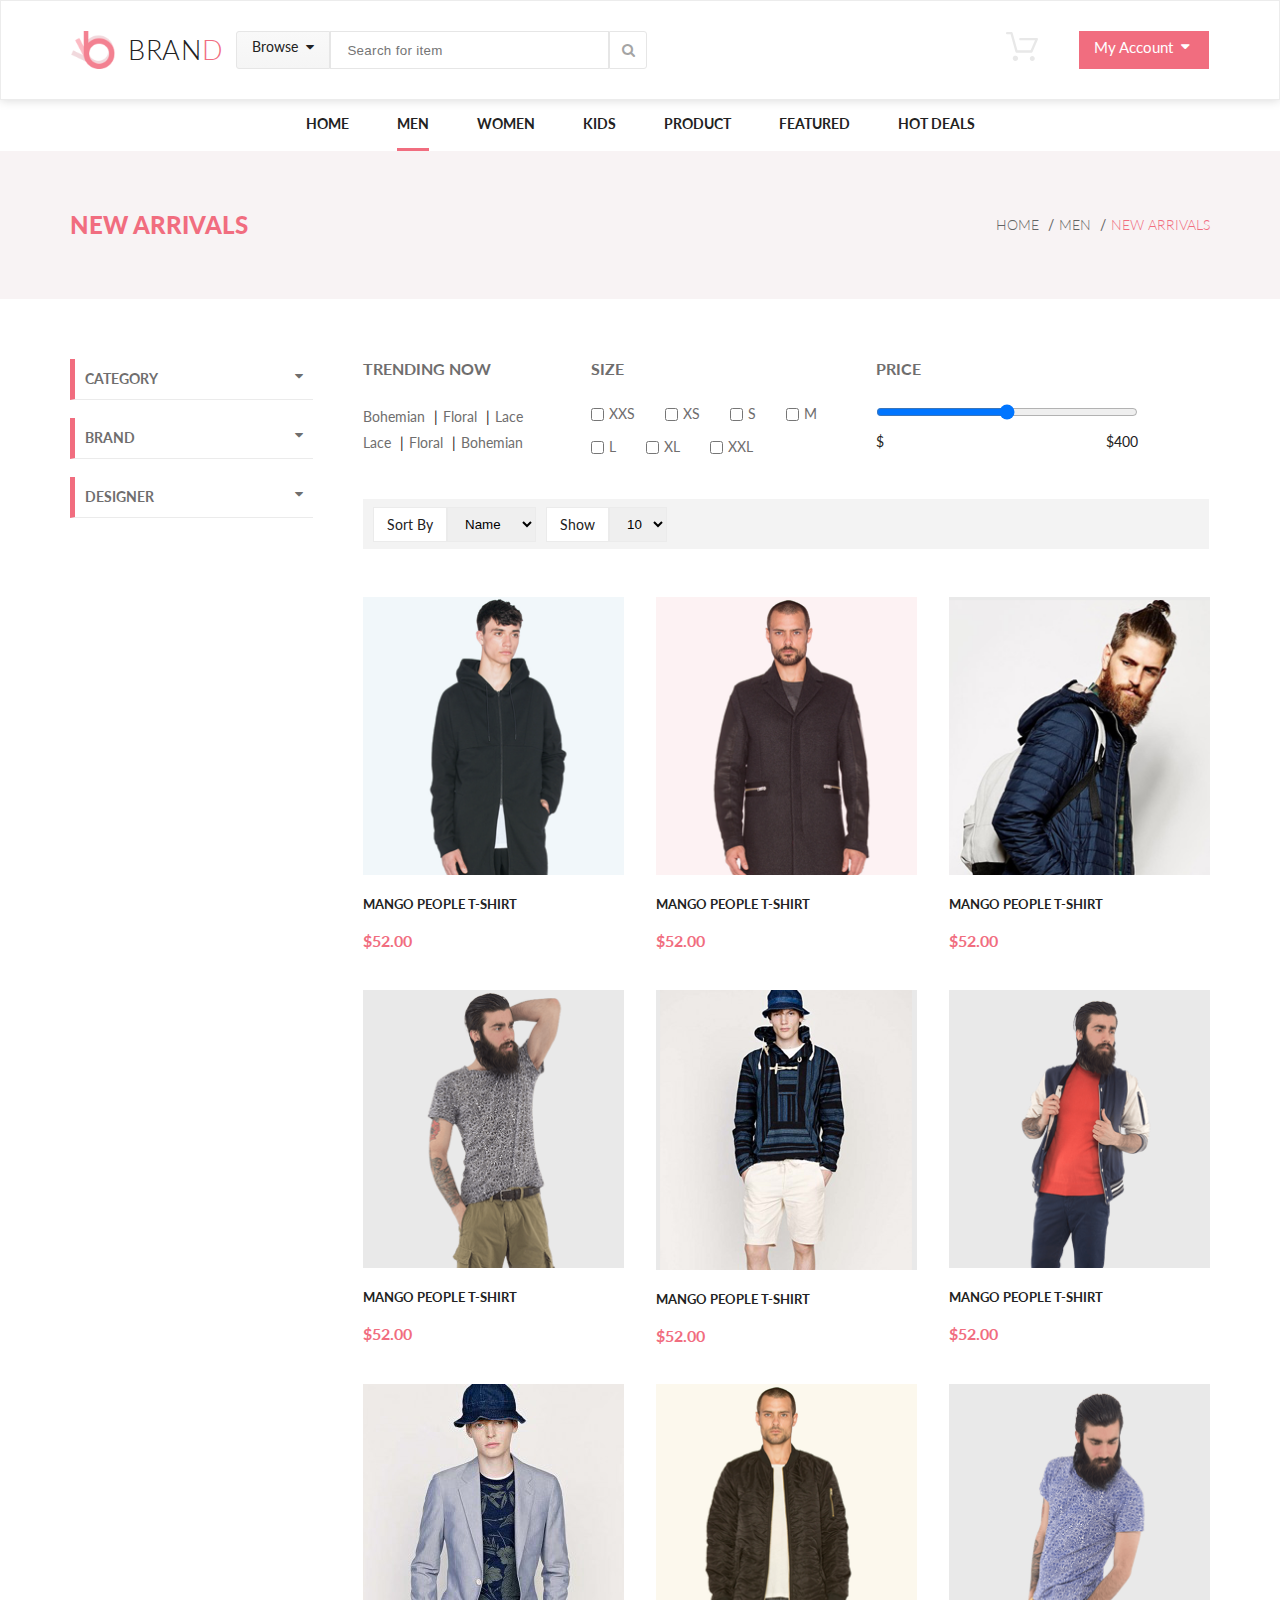
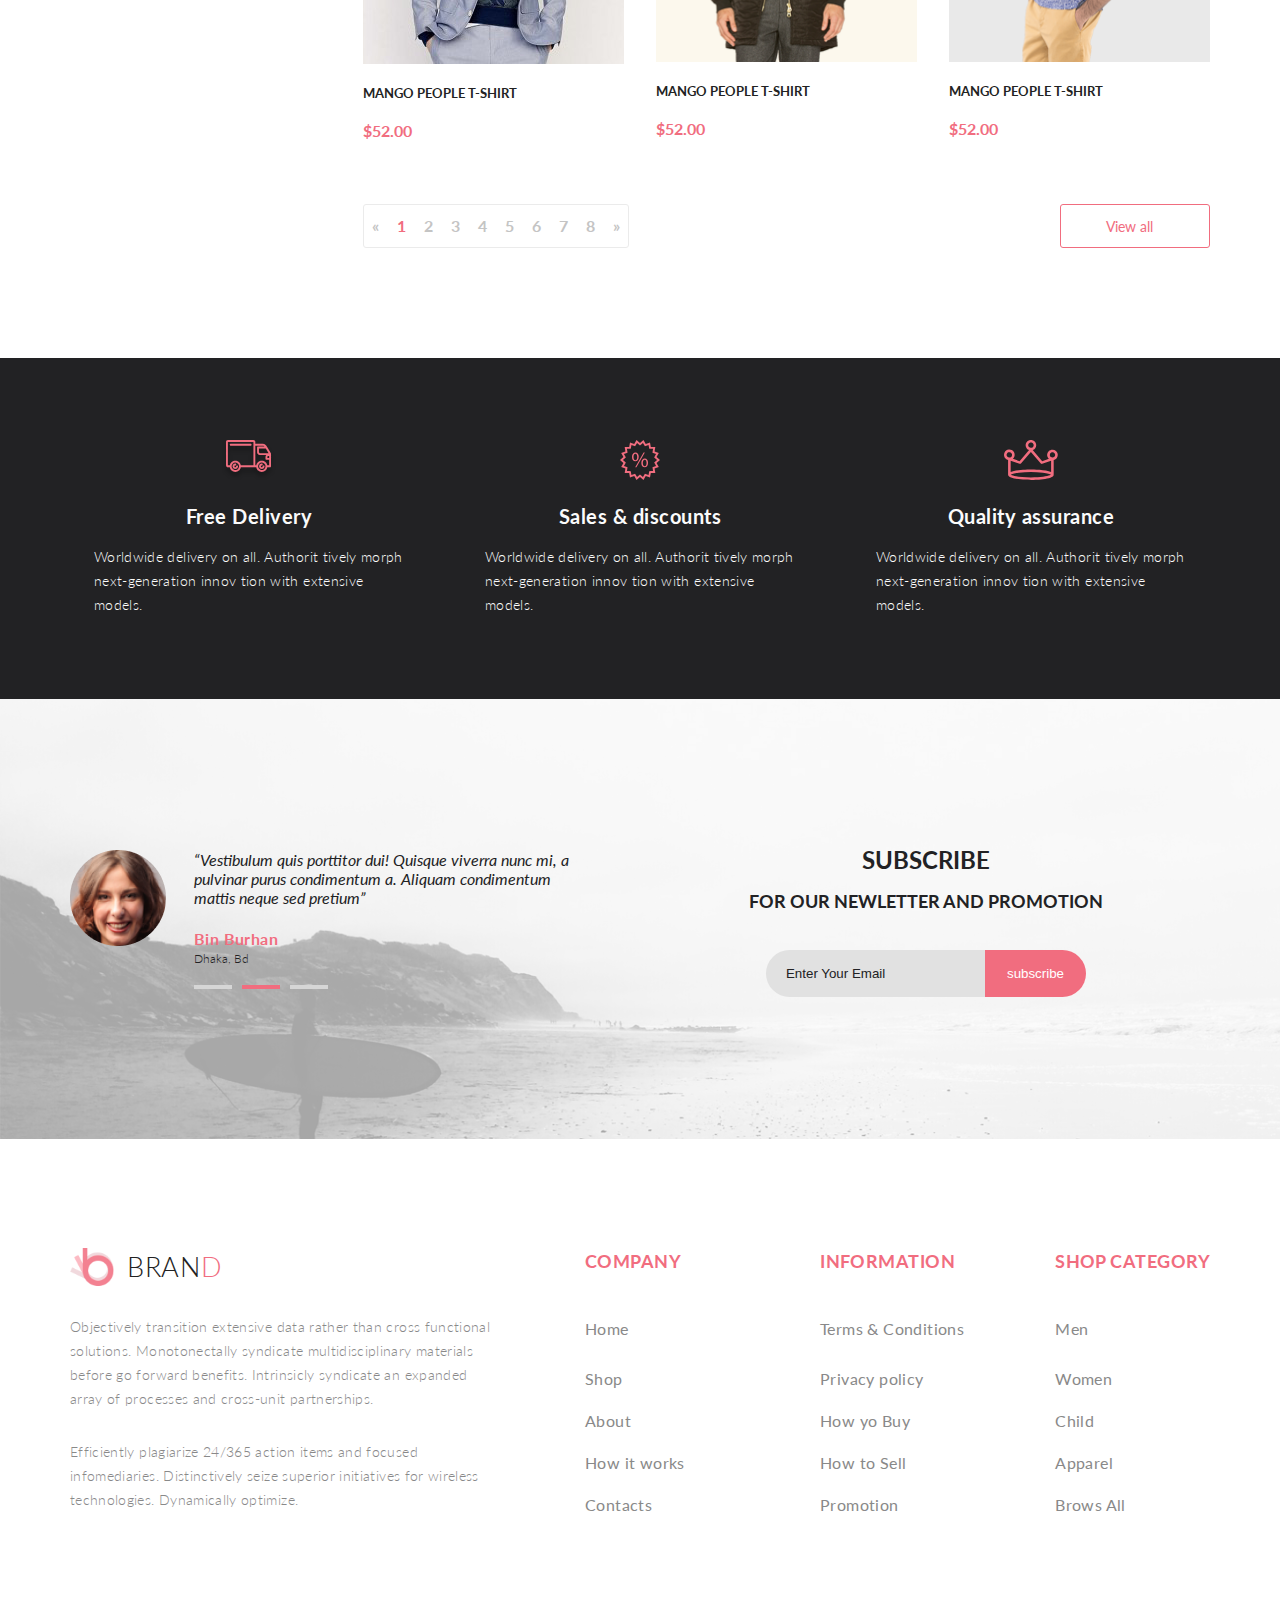
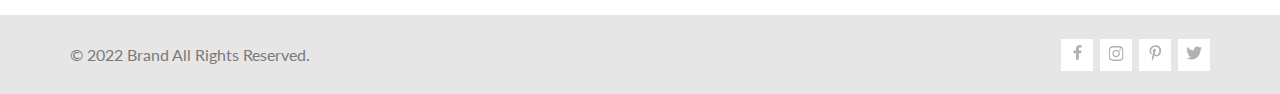
<file: product.html>
<!DOCTYPE html>
<html lang="en">

    <head>
        <meta charset="UTF-8">
        <meta name="viewport" content="width=device-width, initial-scale=1.0">
        <title>THE BRAND OF LUXERIOUS FASHION</title>
        <link rel="stylesheet" href="./css/style.css">
        <link rel="stylesheet" href="./css/media.css">
        <link rel="preconnect" href="https://fonts.googleapis.com">
        <link rel="preconnect" href="https://fonts.gstatic.com" crossorigin>
        <link href="https://fonts.googleapis.com/css2?family=Lato:wght@300;400;700;900&display=swap" rel="stylesheet">
        <link rel="stylesheet" href="./font/font-awesome/css/font-awesome.min.css">
    </head>

    <body>
        <!-- заголовок сайта -->
        <header class="main-header center">
            <div class="main-header__left">
                <a class="main-header__left main-header__link" href="./index.html">
                    <img src="./img/logo.png" width="44" height="38" alt="Логотип">
                    <h1 class="main-header__brand">bran<span class="main-header__brand_red">d</span></h1>
                </a>
                <!-- кнопка поиска параметров -->
                <details class="drop drop_browse">
                    <summary class="drop__summary  drop__summary_pink">Browse <i class="fa fa-caret-down" aria-hidden="true"></i></summary>
                    <div class="drop__items drop__items_browse">
                        <div class="drop__item">
                            <h3 class="menu__title">Home</h3>
                            <a href="#" class="menu__link menu__link_drop">Dresses</a>
                            <a href="#" class="menu__link menu__link_drop">Tops</a>
                            <a href="#" class="menu__link menu__link_drop">Sweaters/Knits</a>
                            <a href="#" class="menu__link menu__link_drop">Jackets/Coats</a>
                            <a href="#" class="menu__link menu__link_drop">Blazers</a>
                            <a href="#" class="menu__link menu__link_drop">Denim</a>
                            <a href="#" class="menu__link menu__link_drop">Leggings/Pants</a>
                            <a href="#" class="menu__link menu__link_drop">Skirts/Shorts</a>
                            <a href="#" class="menu__link menu__link_drop">Accessories</a>
                        </div>
                        <div class="drop__item">
                            <h3 class="menu__title">Home</h3>
                            <a href="#" class="menu__link menu__link_drop">Dresses</a>
                            <a href="#" class="menu__link menu__link_drop">Tops</a>
                            <a href="#" class="menu__link menu__link_drop">Sweaters/Knits</a>
                            <a href="#" class="menu__link menu__link_drop">Jackets/Coats</a>
                            <a href="#" class="menu__link menu__link_drop">Blazers</a>
                            <a href="#" class="menu__link menu__link_drop">Denim</a>
                            <a href="#" class="menu__link menu__link_drop">Leggings/Pants</a>
                            <a href="#" class="menu__link menu__link_drop">Skirts/Shorts</a>
                            <a href="#" class="menu__link menu__link_drop">Accessories</a>
                        </div>
                    </div>
                </details>

                <!-- форма поиска -->
                <form class="main-header__search" action="#">
                    <input class="main-header__input main-header__input_search" type="text"
                        placeholder="Search for item">
                    <label class="main-header__input main-header__input_find" for="">
                        <i class="fa fa-search" aria-hidden="true"></i>
                    </label>
                </form>
                <!-- // форма поиска -->
            </div>
            <div class="main-header__right">
                <!-- корзина -->
                <details class="drop">
                    <summary class="drop__cart-summary">
                        <svg xmlns="http://www.w3.org/2000/svg" class="store mobile-none" width="32" height="29" viewBox="0 0 32 29"
                            fill="none">
                            <path
                                d="M26.2009 29C25.5532 28.9738 24.9415 28.6948 24.4972 28.2227C24.0529 27.7506 23.8114 27.1232 23.8245 26.475C23.8376 25.8269 24.1043 25.2097 24.5673 24.7559C25.0303 24.3022 25.6527 24.048 26.301 24.048C26.9493 24.048 27.5717 24.3022 28.0347 24.7559C28.4977 25.2097 28.7644 25.8269 28.7775 26.475C28.7906 27.1232 28.549 27.7506 28.1047 28.2227C27.6604 28.6948 27.0488 28.9738 26.401 29H26.2009ZM6.75293 26.32C6.75293 25.79 6.91011 25.2718 7.20459 24.8311C7.49907 24.3904 7.91764 24.0469 8.40735 23.844C8.89705 23.6412 9.43594 23.5881 9.95581 23.6915C10.4757 23.7949 10.9532 24.0502 11.328 24.425C11.7028 24.7998 11.9581 25.2773 12.0615 25.7972C12.1649 26.317 12.1118 26.8559 11.9089 27.3456C11.7061 27.8353 11.3626 28.2539 10.9219 28.5483C10.4812 28.8428 9.96304 29 9.43298 29C9.08087 29.0003 8.73212 28.9311 8.40674 28.7966C8.08136 28.662 7.78569 28.4646 7.53662 28.2158C7.28755 27.9669 7.09001 27.6713 6.9552 27.3461C6.82039 27.0208 6.75098 26.6721 6.75098 26.32H6.75293ZM10.553 20.686C10.2935 20.6868 10.0409 20.6024 9.83411 20.4457C9.62727 20.2891 9.47758 20.0689 9.40796 19.819L4.57495 2.36401H1.18201C0.868521 2.36401 0.567859 2.23947 0.346191 2.01781C0.124523 1.79614 0 1.49549 0 1.18201C0 0.868519 0.124523 0.567873 0.346191 0.346205C0.567859 0.124537 0.868521 5.81268e-06 1.18201 5.81268e-06H5.46301C5.7225 -0.00080736 5.97504 0.0837201 6.18176 0.240568C6.38848 0.397416 6.53784 0.617884 6.60693 0.868006L11.4399 18.323H24.6179L29.001 8.27501H14.401C14.2428 8.27961 14.0854 8.25242 13.9379 8.19507C13.7904 8.13771 13.6559 8.05134 13.5424 7.94108C13.4288 7.83082 13.3386 7.69891 13.277 7.55315C13.2154 7.40739 13.1836 7.25075 13.1836 7.0925C13.1836 6.93426 13.2154 6.77762 13.277 6.63186C13.3386 6.4861 13.4288 6.35419 13.5424 6.24393C13.6559 6.13367 13.7904 6.0473 13.9379 5.98994C14.0854 5.93259 14.2428 5.90541 14.401 5.91001H30.814C31.0097 5.90996 31.2022 5.95866 31.3744 6.05172C31.5465 6.14478 31.6928 6.27926 31.7999 6.44301C31.9078 6.60729 31.9734 6.79569 31.9908 6.99145C32.0083 7.18721 31.9771 7.38424 31.9 7.565L26.495 19.977C26.4026 20.1876 26.251 20.3668 26.0585 20.4927C25.866 20.6186 25.641 20.6858 25.411 20.686H10.553Z"
                                fill="#E8E8E8" />
                        </svg>
                    </summary>
                    <div class="drop__items drop__items_account">
                        <!-- карточка 1 -->
                        <div class="drop__item_buy">
                            <a href="./single.html"><img src="./img/card/card1.png" alt="товар в корзине"></a>
                            <div class="drop__item-data">
                                <h3 class="drop__item-text">Rebox Zane</h3>
                                <div class="drop__item-star">
                                    <i class="fa fa-star drop_star" aria-hidden="true"></i>
                                    <i class="fa fa-star drop_star" aria-hidden="true"></i>
                                    <i class="fa fa-star drop_star" aria-hidden="true"></i>
                                    <i class="fa fa-star drop_star" aria-hidden="true"></i>
                                    <i class="fa fa-star-half-o drop_star" aria-hidden="true"></i>
                                </div>
                                <p class="drop__item-text drop__item_price">1 <span class="drop__span">x</span> $250</p>
                            </div>
                            <div class="drop__close">
                                <i class="fa fa-times-circle drop__item_close" aria-hidden="true"></i>
                            </div>
                        </div>
                        <hr>
                        <!-- карточка 2 -->
                        <div class="drop__item_buy">
                            <a href="./single.html"><img src="./img/card/card2.png" alt="товар в корзине"></a>
                            <div class="drop__item-data">
                                <h3 class="drop__item-text">Rebox Zane</h3>
                                <div class="drop__item-star">
                                    <i class="fa fa-star drop_star" aria-hidden="true"></i>
                                    <i class="fa fa-star drop_star" aria-hidden="true"></i>
                                    <i class="fa fa-star drop_star" aria-hidden="true"></i>
                                    <i class="fa fa-star drop_star" aria-hidden="true"></i>
                                    <i class="fa fa-star-half-o drop_star" aria-hidden="true"></i>
                                </div>
                                <p class="drop__item-text drop__item_price">1 <span class="drop__span">x</span> $250</p>
                            </div>
                            <div class="drop__close">
                                <i class="fa fa-times-circle drop__item_close" aria-hidden="true"></i>
                            </div>
                        </div>
                        <hr>
                        <div class="drop__total">
                            <p class="drop__total_price">TOTAL</p>
                            <p class="drop__total_price">$500.00</p>
                        </div>
                        <div class="drop__button-account">
                            <a class="drop__button-account_link drop__button-account_hover" href="./checkout.html">Checkout</a>
                            <a class="menu__link drop__button-account_link drop__button-account_gray" href="./cart.html">Go
                                to
                                cart</a>
                        </div>
                    </div>
                </details>
                <!-- кнопка профиля -->
                <details class="drop drop_account">
                    <summary class="drop__summary">My Account<i class="fa fa-caret-down" aria-hidden="true"></i>
                    </summary>
                    <!-- блок с настройками -->
                    <div class="drop__items drop__items_account">
                        <div class="drop__button-account">
                            <a class="menu__link drop__button-account_link drop__button-account_gray" href="#profile">My profile</a>
                            <a class="drop__button-account_link drop__button-account_hover" href="#shipp">Shipping</a>
                            <a class="drop__button-account_link drop__button-account_hover" href="./checkout.html">Checkout</a>
                            <a class="menu__link drop__button-account_link drop__button-account_gray" href="./cart.html">Go to cart</a>
                        </div>
                    </div>
                </details>
            </div>
        </header>
        <!-- // заголовок сайта -->

        <!-- Главное Меню -->
        <section class="navigation center">
            <ul class="menu">
                <li class="menu__list "><a href="./index.html" class="menu__link">home</a>
                    <div class="dropdown dropdown_home">
                        <div class="menu__item">
                            <h3 class="menu__title">Home</h3>
                            <a href="#" class="menu__link menu__link_drop">Dresses</a>
                            <a href="#" class="menu__link menu__link_drop">Tops</a>
                            <a href="#" class="menu__link menu__link_drop">Sweaters/Knits</a>
                            <a href="#" class="menu__link menu__link_drop">Jackets/Coats</a>
                            <a href="#" class="menu__link menu__link_drop">Blazers</a>
                            <a href="#" class="menu__link menu__link_drop">Denim</a>
                            <a href="#" class="menu__link menu__link_drop">Leggings/Pants</a>
                            <a href="#" class="menu__link menu__link_drop">Skirts/Shorts</a>
                            <a href="#" class="menu__link menu__link_drop">Accessories</a>
                        </div>
                    </div>
                </li>
                <li class="menu__list menu__list_active"><a href="#2" class="menu__link">men</a>
                    <div class="dropdown">
                        <div class="menu__item">
                            <h3 class="menu__title">men</h3>
                            <a href="#" class="menu__link menu__link_drop">Dresses</a>
                            <a href="#" class="menu__link menu__link_drop">Tops</a>
                            <a href="#" class="menu__link menu__link_drop">Sweaters/Knits</a>
                            <a href="#" class="menu__link menu__link_drop">Jackets/Coats</a>
                            <a href="#" class="menu__link menu__link_drop">Blazers</a>
                            <a href="#" class="menu__link menu__link_drop">Denim</a>
                            <a href="#" class="menu__link menu__link_drop">Leggings/Pants</a>
                            <a href="#" class="menu__link menu__link_drop">Skirts/Shorts</a>
                            <a href="#" class="menu__link menu__link_drop">Accessories</a>
                        </div>
                        <div class="menu__item">
                            <h3 class="menu__title">men</h3>
                            <a href="#" class="menu__link menu__link_drop">Dresses</a>
                            <a href="#" class="menu__link menu__link_drop">Tops</a>
                            <a href="#" class="menu__link menu__link_drop">Sweaters/Knits</a>
                            <a href="#" class="menu__link menu__link_drop">Jackets/Coats</a>
                        </div>
                        <div class="menu__item menu__item_mv-dwn">
                            <h3 class="menu__title">men</h3>
                            <a href="#" class="menu__link menu__link_drop">Dresses</a>
                            <a href="#" class="menu__link menu__link_drop">Tops</a>
                            <a href="#" class="menu__link menu__link_drop">Sweaters/Knits</a>
                        </div>
                        <div class="menu__item menu__item_mv-up">
                            <h3 class="menu__title">men</h3>
                            <a href="#" class="menu__link menu__link_drop">Dresses</a>
                            <a href="#" class="menu__link menu__link_drop">Tops</a>
                            <a href="#" class="menu__link menu__link_drop">Sweaters/Knits</a>
                            <a href="#" class="menu__link menu__link_drop">Jackets/Coats</a>
                        </div>
                        <div class="menu__item menu__item_bg">
                            <a href="#SupersaleMan" class="menu__link menu__link_drop">
                                <img class="menu__item_img" src="./img/sale-baner.png" alt="">
                            </a>
                            <p class="menu__item_sale">Super sale!</p>
                        </div>
                    </div>
                </li>
                <li class="menu__list"><a href="#3" class="menu__link">women</a>
                    <div class="dropdown">
                        <div class="menu__item">
                            <h3 class="menu__title">women</h3>
                            <a href="#" class="menu__link menu__link_drop">Dresses</a>
                            <a href="#" class="menu__link menu__link_drop">Tops</a>
                            <a href="#" class="menu__link menu__link_drop">Sweaters/Knits</a>
                            <a href="#" class="menu__link menu__link_drop">Jackets/Coats</a>
                            <a href="#" class="menu__link menu__link_drop">Blazers</a>
                            <a href="#" class="menu__link menu__link_drop">Denim</a>
                            <a href="#" class="menu__link menu__link_drop">Leggings/Pants</a>
                            <a href="#" class="menu__link menu__link_drop">Skirts/Shorts</a>
                            <a href="#" class="menu__link menu__link_drop">Accessories</a>
                        </div>
                        <div class="menu__item">
                            <h3 class="menu__title">women</h3>
                            <a href="#" class="menu__link menu__link_drop">Dresses</a>
                            <a href="#" class="menu__link menu__link_drop">Tops</a>
                            <a href="#" class="menu__link menu__link_drop">Sweaters/Knits</a>
                            <a href="#" class="menu__link menu__link_drop">Jackets/Coats</a>
                        </div>
                        <div class="menu__item menu__item_mv-dwn">
                            <h3 class="menu__title">women</h3>
                            <a href="#" class="menu__link menu__link_drop">Dresses</a>
                            <a href="#" class="menu__link menu__link_drop">Tops</a>
                            <a href="#" class="menu__link menu__link_drop">Sweaters/Knits</a>
                        </div>
                        <div class="menu__item menu__item_mv-up">
                            <h3 class="menu__title">women</h3>
                            <a href="#" class="menu__link menu__link_drop">Dresses</a>
                            <a href="#" class="menu__link menu__link_drop">Tops</a>
                            <a href="#" class="menu__link menu__link_drop">Sweaters/Knits</a>
                            <a href="#" class="menu__link menu__link_drop">Jackets/Coats</a>
                        </div>
                        <div class="menu__item menu__item_bg">
                            <a href="#SupersaleWoman" class="menu__link menu__link_drop">
                                <img class="menu__item_img" src="./img/sale-baner.png" alt="">
                            </a>
                            <p class="menu__item_sale">Super sale!</p>
                        </div>
                    </div>
                </li>
                <li class="menu__list cntr"><a href="#4" class="menu__link">kids</a>
                    <div class="dropdown">
                        <div class="menu__item">
                            <h3 class="menu__title">kids</h3>
                            <a href="#" class="menu__link menu__link_drop">Dresses</a>
                            <a href="#" class="menu__link menu__link_drop">Tops</a>
                            <a href="#" class="menu__link menu__link_drop">Sweaters/Knits</a>
                            <a href="#" class="menu__link menu__link_drop">Jackets/Coats</a>
                            <a href="#" class="menu__link menu__link_drop">Blazers</a>
                            <a href="#" class="menu__link menu__link_drop">Denim</a>
                            <a href="#" class="menu__link menu__link_drop">Leggings/Pants</a>
                            <a href="#" class="menu__link menu__link_drop">Skirts/Shorts</a>
                            <a href="#" class="menu__link menu__link_drop">Accessories</a>
                        </div>
                        <div class="menu__item">
                            <h3 class="menu__title">kids</h3>
                            <a href="#" class="menu__link menu__link_drop">Dresses</a>
                            <a href="#" class="menu__link menu__link_drop">Tops</a>
                            <a href="#" class="menu__link menu__link_drop">Sweaters/Knits</a>
                            <a href="#" class="menu__link menu__link_drop">Jackets/Coats</a>
                        </div>
                        <div class="menu__item menu__item_mv-dwn">
                            <h3 class="menu__title">kids</h3>
                            <a href="#" class="menu__link menu__link_drop">Dresses</a>
                            <a href="#" class="menu__link menu__link_drop">Tops</a>
                            <a href="#" class="menu__link menu__link_drop">Sweaters/Knits</a>
                        </div>
                        <div class="menu__item menu__item_mv-up">
                            <h3 class="menu__title">kids</h3>
                            <a href="#" class="menu__link menu__link_drop">Dresses</a>
                            <a href="#" class="menu__link menu__link_drop">Tops</a>
                            <a href="#" class="menu__link menu__link_drop">Sweaters/Knits</a>
                            <a href="#" class="menu__link menu__link_drop">Jackets/Coats</a>
                        </div>
                        <div class="menu__item menu__item_bg">
                            <a href="#SupersaleKids" class="menu__link menu__link_drop">
                                <img class="menu__item_img" src="./img/sale-baner.png" alt="">
                            </a>
                            <p class="menu__item_sale">Super sale!</p>
                        </div>
                    </div>
                </li>
                <li class="menu__list acc"><a href="product.html" class="menu__link">Product</a>
                    <div class="dropdown">
                        <div class="menu__item">
                            <h3 class="menu__title">accesories</h3>
                            <a href="#" class="menu__link menu__link_drop">Dresses</a>
                            <a href="#" class="menu__link menu__link_drop">Tops</a>
                            <a href="#" class="menu__link menu__link_drop">Sweaters/Knits</a>
                            <a href="#" class="menu__link menu__link_drop">Jackets/Coats</a>
                            <a href="#" class="menu__link menu__link_drop">Blazers</a>
                            <a href="#" class="menu__link menu__link_drop">Denim</a>
                            <a href="#" class="menu__link menu__link_drop">Leggings/Pants</a>
                            <a href="#" class="menu__link menu__link_drop">Skirts/Shorts</a>
                            <a href="#" class="menu__link menu__link_drop">Accessories</a>
                        </div>
                        <div class="menu__item">
                            <h3 class="menu__title">accesories</h3>
                            <a href="#" class="menu__link menu__link_drop">Dresses</a>
                            <a href="#" class="menu__link menu__link_drop">Tops</a>
                            <a href="#" class="menu__link menu__link_drop">Sweaters/Knits</a>
                            <a href="#" class="menu__link menu__link_drop">Jackets/Coats</a>
                        </div>
                        <div class="menu__item menu__item_mv-dwn">
                            <h3 class="menu__title">accesories</h3>
                            <a href="#" class="menu__link menu__link_drop">Dresses</a>
                            <a href="#" class="menu__link menu__link_drop">Tops</a>
                            <a href="#" class="menu__link menu__link_drop">Sweaters/Knits</a>
                        </div>
                        <div class="menu__item menu__item_mv-up">
                            <h3 class="menu__title">accesories</h3>
                            <a href="#" class="menu__link menu__link_drop">Dresses</a>
                            <a href="#" class="menu__link menu__link_drop">Tops</a>
                            <a href="#" class="menu__link menu__link_drop">Sweaters/Knits</a>
                            <a href="#" class="menu__link menu__link_drop">Jackets/Coats</a>
                        </div>
                        <div class="menu__item menu__item_bg">
                            <a href="#SupersaleAcc" class="menu__link menu__link_drop">
                                <img class="menu__item_img" src="./img/sale-baner.png" alt="">
                            </a>
                            <p class="menu__item_sale">Super sale!</p>
                        </div>
                    </div>
                </li>
                <li class="menu__list last"><a href="#6" class="menu__link">featured</a>
                    <div class="dropdown">
                        <div class="menu__item">
                            <h3 class="menu__title">featured</h3>
                            <a href="#" class="menu__link menu__link_drop">Dresses</a>
                            <a href="#" class="menu__link menu__link_drop">Tops</a>
                            <a href="#" class="menu__link menu__link_drop">Sweaters/Knits</a>
                            <a href="#" class="menu__link menu__link_drop">Jackets/Coats</a>
                            <a href="#" class="menu__link menu__link_drop">Blazers</a>
                            <a href="#" class="menu__link menu__link_drop">Denim</a>
                            <a href="#" class="menu__link menu__link_drop">Leggings/Pants</a>
                            <a href="#" class="menu__link menu__link_drop">Skirts/Shorts</a>
                            <a href="#" class="menu__link menu__link_drop">Accessories</a>
                        </div>
                        <div class="menu__item">
                            <h3 class="menu__title">featured</h3>
                            <a href="#" class="menu__link menu__link_drop">Dresses</a>
                            <a href="#" class="menu__link menu__link_drop">Tops</a>
                            <a href="#" class="menu__link menu__link_drop">Sweaters/Knits</a>
                            <a href="#" class="menu__link menu__link_drop">Jackets/Coats</a>
                        </div>
                        <div class="menu__item menu__item_mv-dwn">
                            <h3 class="menu__title">featured</h3>
                            <a href="#" class="menu__link menu__link_drop">Dresses</a>
                            <a href="#" class="menu__link menu__link_drop">Tops</a>
                            <a href="#" class="menu__link menu__link_drop">Sweaters/Knits</a>
                        </div>
                        <div class="menu__item menu__item_mv-up">
                            <h3 class="menu__title">featured</h3>
                            <a href="#" class="menu__link menu__link_drop">Dresses</a>
                            <a href="#" class="menu__link menu__link_drop">Tops</a>
                            <a href="#" class="menu__link menu__link_drop">Sweaters/Knits</a>
                            <a href="#" class="menu__link menu__link_drop">Jackets/Coats</a>
                        </div>
                        <div class="menu__item menu__item_bg">
                            <a href="#SupersaleFeatured" class="menu__link menu__link_drop">
                                <img class="menu__item_img" src="./img/sale-baner.png" alt="">
                            </a>
                            <p class="menu__item_sale">Super sale!</p>
                        </div>
                    </div>
                </li>
                <li class="menu__list last"><a href="#7" class="menu__link">hot deals</a>
                    <div class="dropdown">
                        <div class="menu__item">
                            <h3 class="menu__title">hot deals</h3>
                            <a href="#" class="menu__link menu__link_drop">Dresses</a>
                            <a href="#" class="menu__link menu__link_drop">Tops</a>
                            <a href="#" class="menu__link menu__link_drop">Sweaters/Knits</a>
                            <a href="#" class="menu__link menu__link_drop">Jackets/Coats</a>
                            <a href="#" class="menu__link menu__link_drop">Blazers</a>
                            <a href="#" class="menu__link menu__link_drop">Denim</a>
                            <a href="#" class="menu__link menu__link_drop">Leggings/Pants</a>
                            <a href="#" class="menu__link menu__link_drop">Skirts/Shorts</a>
                            <a href="#" class="menu__link menu__link_drop">Accessories</a>
                        </div>
                        <div class="menu__item">
                            <h3 class="menu__title">hot deals</h3>
                            <a href="#" class="menu__link menu__link_drop">Dresses</a>
                            <a href="#" class="menu__link menu__link_drop">Tops</a>
                            <a href="#" class="menu__link menu__link_drop">Sweaters/Knits</a>
                            <a href="#" class="menu__link menu__link_drop">Jackets/Coats</a>
                        </div>
                        <div class="menu__item menu__item_mv-dwn">
                            <h3 class="menu__title">hot deals</h3>
                            <a href="#" class="menu__link menu__link_drop">Dresses</a>
                            <a href="#" class="menu__link menu__link_drop">Tops</a>
                            <a href="#" class="menu__link menu__link_drop">Sweaters/Knits</a>
                        </div>
                        <div class="menu__item menu__item_mv-up">
                            <h3 class="menu__title">hot deals</h3>
                            <a href="#" class="menu__link menu__link_drop">Dresses</a>
                            <a href="#" class="menu__link menu__link_drop">Tops</a>
                            <a href="#" class="menu__link menu__link_drop">Sweaters/Knits</a>
                            <a href="#" class="menu__link menu__link_drop">Jackets/Coats</a>
                        </div>
                        <div class="menu__item menu__item_bg">
                            <a href="#SupersaleHot" class="menu__link menu__link_drop">
                                <img class="menu__item_img" src="./img/sale-baner.png" alt="">
                            </a>
                            <p class="menu__item_sale">Super sale!</p>
                        </div>
                    </div>
                </li>
            </ul>
        </section>
        <!-- // Главное Меню -->

        <!-- Блок хлебные крошки -->
        <acide class="breadcrumbs center">
            <h2 class="breadcrumbs__title">New Arrivals</h2>
            <nav class="breadcrumbs__nav">
                <ul class="list-style-none__flex">
                    <li class="breadcrumbs__item">
                        <a href="#bread" class="menu__link breadcrumbs__link">Home</a>
                    </li>
                    <li class="breadcrumbs__item">
                        <a href="#bread" class="menu__link breadcrumbs__link">Men</a>
                    </li>
                    <li class="breadcrumbs__item">
                        <a href="#bread" class="menu__link breadcrumbs__link"><span class="global_pink">New
                                Arrivals</span></a>
                    </li>
                </ul>
            </nav>
        </acide>
        <!-- // Блок хлебные крошки -->

        <!-- Блок продукты и фильтры -->
        <!-- стилизация блока полностью -->
        <section class="category-product center">
            <div class="category">
                <details class="category__list">
                    <summary class="category__summary">CATEGORY<i class="fa fa-caret-down" aria-hidden="true"></i>
                    </summary>
                    <div class="category__content">
                        <a href="#" class="menu__link menu__link_drop">Accessories</a>
                        <a href="#" class="menu__link menu__link_drop">Bags</a>
                        <a href="#" class="menu__link menu__link_drop">Denim</a>
                        <a href="#" class="menu__link menu__link_drop">Hoodies & Sweatshirts</a>
                        <a href="#" class="menu__link menu__link_drop">Jackets & Coats</a>
                        <a href="#" class="menu__link menu__link_drop">Pants</a>
                        <a href="#" class="menu__link menu__link_drop">Polos</a>
                        <a href="#" class="menu__link menu__link_drop">Shirts</a>
                        <a href="#" class="menu__link menu__link_drop">Shoes</a>
                        <a href="#" class="menu__link menu__link_drop">Shorts</a>
                        <a href="#" class="menu__link menu__link_drop">Sweaters & Knits</a>
                        <a href="#" class="menu__link menu__link_drop">T-Shirts</a>
                        <a href="#" class="menu__link menu__link_drop">Tanks</a>
                    </div>
                </details>
                <details class="category__list">
                    <summary class="category__summary">brand<i class="fa fa-caret-down" aria-hidden="true"></i>
                    </summary>
                    <div class="category__content">
                        <a href="#" class="menu__link menu__link_drop">Accessories</a>
                        <a href="#" class="menu__link menu__link_drop">Bags</a>
                        <a href="#" class="menu__link menu__link_drop">Denim</a>
                        <a href="#" class="menu__link menu__link_drop">Hoodies & Sweatshirts</a>
                        <a href="#" class="menu__link menu__link_drop">Jackets & Coats</a>
                        <a href="#" class="menu__link menu__link_drop">Pants</a>
                        <a href="#" class="menu__link menu__link_drop">Polos</a>
                        <a href="#" class="menu__link menu__link_drop">Shirts</a>
                        <a href="#" class="menu__link menu__link_drop">Shoes</a>
                        <a href="#" class="menu__link menu__link_drop">Shorts</a>
                        <a href="#" class="menu__link menu__link_drop">Sweaters & Knits</a>
                        <a href="#" class="menu__link menu__link_drop">T-Shirts</a>
                        <a href="#" class="menu__link menu__link_drop">Tanks</a>
                    </div>
                </details>
                <details class="category__list">
                    <summary class="category__summary">designer<i class="fa fa-caret-down" aria-hidden="true"></i>
                    </summary>
                    <div class="category__content">
                        <a href="#" class="menu__link menu__link_drop">Accessories</a>
                        <a href="#" class="menu__link menu__link_drop">Bags</a>
                        <a href="#" class="menu__link menu__link_drop">Denim</a>
                        <a href="#" class="menu__link menu__link_drop">Hoodies & Sweatshirts</a>
                        <a href="#" class="menu__link menu__link_drop">Jackets & Coats</a>
                        <a href="#" class="menu__link menu__link_drop">Pants</a>
                        <a href="#" class="menu__link menu__link_drop">Polos</a>
                        <a href="#" class="menu__link menu__link_drop">Shirts</a>
                        <a href="#" class="menu__link menu__link_drop">Shoes</a>
                        <a href="#" class="menu__link menu__link_drop">Shorts</a>
                        <a href="#" class="menu__link menu__link_drop">Sweaters & Knits</a>
                        <a href="#" class="menu__link menu__link_drop">T-Shirts</a>
                        <a href="#" class="menu__link menu__link_drop">Tanks</a>
                    </div>
                </details>
            </div>
            <!-- блок с фильтрами и карточками -->
            <div class="product">
                <form action="#" oninput="result.value=(range.value)">
                    <!-- блок с фильтрами и чекбоксом -->
                    <div class="product__filter">
                        <div class="product-trending">
                            <h3 class="product_title">Trending now</h3>
                            <!-- блок трендов -->
                            <div class="product_type-box">
                                <div class="product_type">
                                    <ul class="list-style-none__flex">
                                        <li class="product_type-item">
                                            <a class="menu__link product_type-link" href="#">Bohemian</a>
                                        </li>
                                        <li class="product_type-item">
                                            <a class="menu__link product_type-link" href="#">Floral</a>
                                        </li>
                                        <li class="product_type-item">
                                            <a class="menu__link product_type-link" href="#">Lace</a>
                                        </li>
                                    </ul>
                                </div>
                                <div class="product_type">
                                    <ul class="list-style-none__flex">
                                        <li class="product_type-item">
                                            <a class="menu__link product_type-link" href="#">Lace</a>
                                        </li>
                                        <li class="product_type-item">
                                            <a class="menu__link product_type-link" href="#">Floral</a>
                                        </li>
                                        <li class="product_type-item">
                                            <a class="menu__link product_type-link" href="#">Bohemian</a>
                                        </li>
                                    </ul>
                                </div>
                            </div>
                        </div>
                        <!-- блок размеров -->
                        <div class="product-size">
                            <h3 class="product_title">Size</h3>
                            <div class="product__input">
                                <label class="product__lable" for=""><input type="checkbox">XXS</label>
                                <label class="product__lable" for=""><input type="checkbox">XS</label>
                                <label class="product__lable" for=""><input type="checkbox">S</label>
                                <label class="product__lable" for=""><input type="checkbox">M</label>
                                <label class="product__lable" for=""><input type="checkbox">L</label>
                                <label class="product__lable" for=""><input type="checkbox">XL</label>
                                <label class="product__lable" for=""><input type="checkbox">XXL</label>
                            </div>
                        </div>
                        <!-- блок цены -->
                        <div class="product-price">
                            <h3 class="product_title">Price</h3>
                            <div class="product__range">
                                <label for="range"><input id="range" type="range" value="50" step="1" min="0"></label>
                                <div class="product__cost product_type">
                                    <p>$<output name="result" for="range"></output></p>
                                    <p>$400</p>
                                </div>
                            </div>
                        </div>
                    </div>
                </form>
                <!-- блок с сортировкой -->
                <div class="product__sort">
                    <p class="product__title">Sort By</p>
                    <select name="sort" class="product__select">
                        <label for="sort"></label>
                        <option value="">Name</option>
                        <option value="">price</option>
                        <option value="">year</option>
                        <option value="">season</option>
                    </select>
                    <p class="product__title">Show</p>
                    <select class="product__select">
                        <label for="sort"></label>
                        <option value="">10</option>
                        <option value="">20</option>
                        <option value="">30</option>
                        <option value="">40</option>
                        <option value="">50</option>
                    </select>

                </div>
                <!-- блок карточек товаров -->
                <div class="product_cards">
                    <!-- card 1 -->
                    <div class="products-item">
                        <a class="menu__link" href="#card1">
                            <img class="products-item__img-card" width="261" src="./img/products/catalog8.png"
                                alt="фото товара">
                            <div class="products-item__text">
                                <h3 class="products-item__head">Mango People T-shirt</h3>
                                <p class="products-item__price global_pink">$52.00</p>
                            </div>
                        </a>
                        <div class="products-item__card">
                            <a class="products-item__link" href="#add1">
                                <svg xmlns="http://www.w3.org/2000/svg" width="23" height="22" viewBox="0 0 32 29"
                                    fill="none">
                                    <path
                                        d="M26.2009 29C25.5532 28.9738 24.9415 28.6948 24.4972 28.2227C24.0529 27.7506 23.8114 27.1232 23.8245 26.475C23.8376 25.8269 24.1043 25.2097 24.5673 24.7559C25.0303 24.3022 25.6527 24.048 26.301 24.048C26.9493 24.048 27.5717 24.3022 28.0347 24.7559C28.4977 25.2097 28.7644 25.8269 28.7775 26.475C28.7906 27.1232 28.549 27.7506 28.1047 28.2227C27.6604 28.6948 27.0488 28.9738 26.401 29H26.2009ZM6.75293 26.32C6.75293 25.79 6.91011 25.2718 7.20459 24.8311C7.49907 24.3904 7.91764 24.0469 8.40735 23.844C8.89705 23.6412 9.43594 23.5881 9.95581 23.6915C10.4757 23.7949 10.9532 24.0502 11.328 24.425C11.7028 24.7998 11.9581 25.2773 12.0615 25.7972C12.1649 26.317 12.1118 26.8559 11.9089 27.3456C11.7061 27.8353 11.3626 28.2539 10.9219 28.5483C10.4812 28.8428 9.96304 29 9.43298 29C9.08087 29.0003 8.73212 28.9311 8.40674 28.7966C8.08136 28.662 7.78569 28.4646 7.53662 28.2158C7.28755 27.9669 7.09001 27.6713 6.9552 27.3461C6.82039 27.0208 6.75098 26.6721 6.75098 26.32H6.75293ZM10.553 20.686C10.2935 20.6868 10.0409 20.6024 9.83411 20.4457C9.62727 20.2891 9.47758 20.0689 9.40796 19.819L4.57495 2.36401H1.18201C0.868521 2.36401 0.567859 2.23947 0.346191 2.01781C0.124523 1.79614 0 1.49549 0 1.18201C0 0.868519 0.124523 0.567873 0.346191 0.346205C0.567859 0.124537 0.868521 5.81268e-06 1.18201 5.81268e-06H5.46301C5.7225 -0.00080736 5.97504 0.0837201 6.18176 0.240568C6.38848 0.397416 6.53784 0.617884 6.60693 0.868006L11.4399 18.323H24.6179L29.001 8.27501H14.401C14.2428 8.27961 14.0854 8.25242 13.9379 8.19507C13.7904 8.13771 13.6559 8.05134 13.5424 7.94108C13.4288 7.83082 13.3386 7.69891 13.277 7.55315C13.2154 7.40739 13.1836 7.25075 13.1836 7.0925C13.1836 6.93426 13.2154 6.77762 13.277 6.63186C13.3386 6.4861 13.4288 6.35419 13.5424 6.24393C13.6559 6.13367 13.7904 6.0473 13.9379 5.98994C14.0854 5.93259 14.2428 5.90541 14.401 5.91001H30.814C31.0097 5.90996 31.2022 5.95866 31.3744 6.05172C31.5465 6.14478 31.6928 6.27926 31.7999 6.44301C31.9078 6.60729 31.9734 6.79569 31.9908 6.99145C32.0083 7.18721 31.9771 7.38424 31.9 7.565L26.495 19.977C26.4026 20.1876 26.251 20.3668 26.0585 20.4927C25.866 20.6186 25.641 20.6858 25.411 20.686H10.553Z"
                                        fill="#E8E8E8" />
                                </svg>Add to Cart
                            </a>
                            <div class="products-item__card products-item__card_mod">
                                <a class="products-item__link products-item__link_mod" href="#add2">
                                    <i class="fa fa-repeat" aria-hidden="true"></i>
                                </a>
                                <a class="products-item__link products-item__link_mod" href="#add3">
                                    <i class="fa fa-heart-o" aria-hidden="true"></i>
                                </a>
                            </div>
                        </div>
                    </div>
                    <!-- card 2 -->
                    <div class="products-item">
                        <a class="menu__link" href="#card1">
                            <img class="products-item__img-card" width="261" src="./img/products/catalog9.png"
                                alt="фото товара">
                            <div class="products-item__text">
                                <h3 class="products-item__head">Mango People T-shirt</h3>
                                <p class="products-item__price global_pink">$52.00</p>
                            </div>
                        </a>
                        <div class="products-item__card">
                            <a class="products-item__link" href="#add1">
                                <svg xmlns="http://www.w3.org/2000/svg" width="23" height="22" viewBox="0 0 32 29"
                                    fill="none">
                                    <path
                                        d="M26.2009 29C25.5532 28.9738 24.9415 28.6948 24.4972 28.2227C24.0529 27.7506 23.8114 27.1232 23.8245 26.475C23.8376 25.8269 24.1043 25.2097 24.5673 24.7559C25.0303 24.3022 25.6527 24.048 26.301 24.048C26.9493 24.048 27.5717 24.3022 28.0347 24.7559C28.4977 25.2097 28.7644 25.8269 28.7775 26.475C28.7906 27.1232 28.549 27.7506 28.1047 28.2227C27.6604 28.6948 27.0488 28.9738 26.401 29H26.2009ZM6.75293 26.32C6.75293 25.79 6.91011 25.2718 7.20459 24.8311C7.49907 24.3904 7.91764 24.0469 8.40735 23.844C8.89705 23.6412 9.43594 23.5881 9.95581 23.6915C10.4757 23.7949 10.9532 24.0502 11.328 24.425C11.7028 24.7998 11.9581 25.2773 12.0615 25.7972C12.1649 26.317 12.1118 26.8559 11.9089 27.3456C11.7061 27.8353 11.3626 28.2539 10.9219 28.5483C10.4812 28.8428 9.96304 29 9.43298 29C9.08087 29.0003 8.73212 28.9311 8.40674 28.7966C8.08136 28.662 7.78569 28.4646 7.53662 28.2158C7.28755 27.9669 7.09001 27.6713 6.9552 27.3461C6.82039 27.0208 6.75098 26.6721 6.75098 26.32H6.75293ZM10.553 20.686C10.2935 20.6868 10.0409 20.6024 9.83411 20.4457C9.62727 20.2891 9.47758 20.0689 9.40796 19.819L4.57495 2.36401H1.18201C0.868521 2.36401 0.567859 2.23947 0.346191 2.01781C0.124523 1.79614 0 1.49549 0 1.18201C0 0.868519 0.124523 0.567873 0.346191 0.346205C0.567859 0.124537 0.868521 5.81268e-06 1.18201 5.81268e-06H5.46301C5.7225 -0.00080736 5.97504 0.0837201 6.18176 0.240568C6.38848 0.397416 6.53784 0.617884 6.60693 0.868006L11.4399 18.323H24.6179L29.001 8.27501H14.401C14.2428 8.27961 14.0854 8.25242 13.9379 8.19507C13.7904 8.13771 13.6559 8.05134 13.5424 7.94108C13.4288 7.83082 13.3386 7.69891 13.277 7.55315C13.2154 7.40739 13.1836 7.25075 13.1836 7.0925C13.1836 6.93426 13.2154 6.77762 13.277 6.63186C13.3386 6.4861 13.4288 6.35419 13.5424 6.24393C13.6559 6.13367 13.7904 6.0473 13.9379 5.98994C14.0854 5.93259 14.2428 5.90541 14.401 5.91001H30.814C31.0097 5.90996 31.2022 5.95866 31.3744 6.05172C31.5465 6.14478 31.6928 6.27926 31.7999 6.44301C31.9078 6.60729 31.9734 6.79569 31.9908 6.99145C32.0083 7.18721 31.9771 7.38424 31.9 7.565L26.495 19.977C26.4026 20.1876 26.251 20.3668 26.0585 20.4927C25.866 20.6186 25.641 20.6858 25.411 20.686H10.553Z"
                                        fill="#E8E8E8" />
                                </svg>Add to Cart
                            </a>
                            <div class="products-item__card products-item__card_mod">
                                <a class="products-item__link products-item__link_mod" href="#add2">
                                    <i class="fa fa-repeat" aria-hidden="true"></i>
                                </a>
                                <a class="products-item__link products-item__link_mod" href="#add3">
                                    <i class="fa fa-heart-o" aria-hidden="true"></i>
                                </a>
                            </div>
                        </div>
                    </div>
                    <!-- card 3 -->
                    <div class="products-item">
                        <a class="menu__link" href="#card1">
                            <img class="products-item__img-card" width="261" src="./img/products/catalog2.png"
                                alt="фото товара">
                            <div class="products-item__text">
                                <h3 class="products-item__head">Mango People T-shirt</h3>
                                <p class="products-item__price global_pink">$52.00</p>
                            </div>
                        </a>
                        <div class="products-item__card">
                            <a class="products-item__link" href="#add1">
                                <svg xmlns="http://www.w3.org/2000/svg" width="23" height="22" viewBox="0 0 32 29"
                                    fill="none">
                                    <path
                                        d="M26.2009 29C25.5532 28.9738 24.9415 28.6948 24.4972 28.2227C24.0529 27.7506 23.8114 27.1232 23.8245 26.475C23.8376 25.8269 24.1043 25.2097 24.5673 24.7559C25.0303 24.3022 25.6527 24.048 26.301 24.048C26.9493 24.048 27.5717 24.3022 28.0347 24.7559C28.4977 25.2097 28.7644 25.8269 28.7775 26.475C28.7906 27.1232 28.549 27.7506 28.1047 28.2227C27.6604 28.6948 27.0488 28.9738 26.401 29H26.2009ZM6.75293 26.32C6.75293 25.79 6.91011 25.2718 7.20459 24.8311C7.49907 24.3904 7.91764 24.0469 8.40735 23.844C8.89705 23.6412 9.43594 23.5881 9.95581 23.6915C10.4757 23.7949 10.9532 24.0502 11.328 24.425C11.7028 24.7998 11.9581 25.2773 12.0615 25.7972C12.1649 26.317 12.1118 26.8559 11.9089 27.3456C11.7061 27.8353 11.3626 28.2539 10.9219 28.5483C10.4812 28.8428 9.96304 29 9.43298 29C9.08087 29.0003 8.73212 28.9311 8.40674 28.7966C8.08136 28.662 7.78569 28.4646 7.53662 28.2158C7.28755 27.9669 7.09001 27.6713 6.9552 27.3461C6.82039 27.0208 6.75098 26.6721 6.75098 26.32H6.75293ZM10.553 20.686C10.2935 20.6868 10.0409 20.6024 9.83411 20.4457C9.62727 20.2891 9.47758 20.0689 9.40796 19.819L4.57495 2.36401H1.18201C0.868521 2.36401 0.567859 2.23947 0.346191 2.01781C0.124523 1.79614 0 1.49549 0 1.18201C0 0.868519 0.124523 0.567873 0.346191 0.346205C0.567859 0.124537 0.868521 5.81268e-06 1.18201 5.81268e-06H5.46301C5.7225 -0.00080736 5.97504 0.0837201 6.18176 0.240568C6.38848 0.397416 6.53784 0.617884 6.60693 0.868006L11.4399 18.323H24.6179L29.001 8.27501H14.401C14.2428 8.27961 14.0854 8.25242 13.9379 8.19507C13.7904 8.13771 13.6559 8.05134 13.5424 7.94108C13.4288 7.83082 13.3386 7.69891 13.277 7.55315C13.2154 7.40739 13.1836 7.25075 13.1836 7.0925C13.1836 6.93426 13.2154 6.77762 13.277 6.63186C13.3386 6.4861 13.4288 6.35419 13.5424 6.24393C13.6559 6.13367 13.7904 6.0473 13.9379 5.98994C14.0854 5.93259 14.2428 5.90541 14.401 5.91001H30.814C31.0097 5.90996 31.2022 5.95866 31.3744 6.05172C31.5465 6.14478 31.6928 6.27926 31.7999 6.44301C31.9078 6.60729 31.9734 6.79569 31.9908 6.99145C32.0083 7.18721 31.9771 7.38424 31.9 7.565L26.495 19.977C26.4026 20.1876 26.251 20.3668 26.0585 20.4927C25.866 20.6186 25.641 20.6858 25.411 20.686H10.553Z"
                                        fill="#E8E8E8" />
                                </svg>Add to Cart
                            </a>
                            <div class="products-item__card products-item__card_mod">
                                <a class="products-item__link products-item__link_mod" href="#add2">
                                    <i class="fa fa-repeat" aria-hidden="true"></i>
                                </a>
                                <a class="products-item__link products-item__link_mod" href="#add3">
                                    <i class="fa fa-heart-o" aria-hidden="true"></i>
                                </a>
                            </div>
                        </div>
                    </div>
                    <!-- card 4 -->
                    <div class="products-item">
                        <a class="menu__link" href="#card1">
                            <img class="products-item__img-card" width="261" src="./img/products/catalog10.png"
                                alt="фото товара">
                            <div class="products-item__text">
                                <h3 class="products-item__head">Mango People T-shirt</h3>
                                <p class="products-item__price global_pink">$52.00</p>
                            </div>
                        </a>
                        <div class="products-item__card">
                            <a class="products-item__link" href="#add1">
                                <svg xmlns="http://www.w3.org/2000/svg" width="23" height="22" viewBox="0 0 32 29"
                                    fill="none">
                                    <path
                                        d="M26.2009 29C25.5532 28.9738 24.9415 28.6948 24.4972 28.2227C24.0529 27.7506 23.8114 27.1232 23.8245 26.475C23.8376 25.8269 24.1043 25.2097 24.5673 24.7559C25.0303 24.3022 25.6527 24.048 26.301 24.048C26.9493 24.048 27.5717 24.3022 28.0347 24.7559C28.4977 25.2097 28.7644 25.8269 28.7775 26.475C28.7906 27.1232 28.549 27.7506 28.1047 28.2227C27.6604 28.6948 27.0488 28.9738 26.401 29H26.2009ZM6.75293 26.32C6.75293 25.79 6.91011 25.2718 7.20459 24.8311C7.49907 24.3904 7.91764 24.0469 8.40735 23.844C8.89705 23.6412 9.43594 23.5881 9.95581 23.6915C10.4757 23.7949 10.9532 24.0502 11.328 24.425C11.7028 24.7998 11.9581 25.2773 12.0615 25.7972C12.1649 26.317 12.1118 26.8559 11.9089 27.3456C11.7061 27.8353 11.3626 28.2539 10.9219 28.5483C10.4812 28.8428 9.96304 29 9.43298 29C9.08087 29.0003 8.73212 28.9311 8.40674 28.7966C8.08136 28.662 7.78569 28.4646 7.53662 28.2158C7.28755 27.9669 7.09001 27.6713 6.9552 27.3461C6.82039 27.0208 6.75098 26.6721 6.75098 26.32H6.75293ZM10.553 20.686C10.2935 20.6868 10.0409 20.6024 9.83411 20.4457C9.62727 20.2891 9.47758 20.0689 9.40796 19.819L4.57495 2.36401H1.18201C0.868521 2.36401 0.567859 2.23947 0.346191 2.01781C0.124523 1.79614 0 1.49549 0 1.18201C0 0.868519 0.124523 0.567873 0.346191 0.346205C0.567859 0.124537 0.868521 5.81268e-06 1.18201 5.81268e-06H5.46301C5.7225 -0.00080736 5.97504 0.0837201 6.18176 0.240568C6.38848 0.397416 6.53784 0.617884 6.60693 0.868006L11.4399 18.323H24.6179L29.001 8.27501H14.401C14.2428 8.27961 14.0854 8.25242 13.9379 8.19507C13.7904 8.13771 13.6559 8.05134 13.5424 7.94108C13.4288 7.83082 13.3386 7.69891 13.277 7.55315C13.2154 7.40739 13.1836 7.25075 13.1836 7.0925C13.1836 6.93426 13.2154 6.77762 13.277 6.63186C13.3386 6.4861 13.4288 6.35419 13.5424 6.24393C13.6559 6.13367 13.7904 6.0473 13.9379 5.98994C14.0854 5.93259 14.2428 5.90541 14.401 5.91001H30.814C31.0097 5.90996 31.2022 5.95866 31.3744 6.05172C31.5465 6.14478 31.6928 6.27926 31.7999 6.44301C31.9078 6.60729 31.9734 6.79569 31.9908 6.99145C32.0083 7.18721 31.9771 7.38424 31.9 7.565L26.495 19.977C26.4026 20.1876 26.251 20.3668 26.0585 20.4927C25.866 20.6186 25.641 20.6858 25.411 20.686H10.553Z"
                                        fill="#E8E8E8" />
                                </svg>Add to Cart
                            </a>
                        </div>
                    </div>
                    <!-- card 5 -->
                    <div class="products-item">
                        <a class="menu__link" href="#card1">
                            <img class="products-item__img-card" width="261" src="./img/products/catalog7.png"
                                alt="фото товара">
                            <div class="products-item__text">
                                <h3 class="products-item__head">Mango People T-shirt</h3>
                                <p class="products-item__price global_pink">$52.00</p>
                            </div>
                        </a>
                        <div class="products-item__card">
                            <a class="products-item__link" href="#add1">
                                <svg xmlns="http://www.w3.org/2000/svg" width="23" height="22" viewBox="0 0 32 29"
                                    fill="none">
                                    <path
                                        d="M26.2009 29C25.5532 28.9738 24.9415 28.6948 24.4972 28.2227C24.0529 27.7506 23.8114 27.1232 23.8245 26.475C23.8376 25.8269 24.1043 25.2097 24.5673 24.7559C25.0303 24.3022 25.6527 24.048 26.301 24.048C26.9493 24.048 27.5717 24.3022 28.0347 24.7559C28.4977 25.2097 28.7644 25.8269 28.7775 26.475C28.7906 27.1232 28.549 27.7506 28.1047 28.2227C27.6604 28.6948 27.0488 28.9738 26.401 29H26.2009ZM6.75293 26.32C6.75293 25.79 6.91011 25.2718 7.20459 24.8311C7.49907 24.3904 7.91764 24.0469 8.40735 23.844C8.89705 23.6412 9.43594 23.5881 9.95581 23.6915C10.4757 23.7949 10.9532 24.0502 11.328 24.425C11.7028 24.7998 11.9581 25.2773 12.0615 25.7972C12.1649 26.317 12.1118 26.8559 11.9089 27.3456C11.7061 27.8353 11.3626 28.2539 10.9219 28.5483C10.4812 28.8428 9.96304 29 9.43298 29C9.08087 29.0003 8.73212 28.9311 8.40674 28.7966C8.08136 28.662 7.78569 28.4646 7.53662 28.2158C7.28755 27.9669 7.09001 27.6713 6.9552 27.3461C6.82039 27.0208 6.75098 26.6721 6.75098 26.32H6.75293ZM10.553 20.686C10.2935 20.6868 10.0409 20.6024 9.83411 20.4457C9.62727 20.2891 9.47758 20.0689 9.40796 19.819L4.57495 2.36401H1.18201C0.868521 2.36401 0.567859 2.23947 0.346191 2.01781C0.124523 1.79614 0 1.49549 0 1.18201C0 0.868519 0.124523 0.567873 0.346191 0.346205C0.567859 0.124537 0.868521 5.81268e-06 1.18201 5.81268e-06H5.46301C5.7225 -0.00080736 5.97504 0.0837201 6.18176 0.240568C6.38848 0.397416 6.53784 0.617884 6.60693 0.868006L11.4399 18.323H24.6179L29.001 8.27501H14.401C14.2428 8.27961 14.0854 8.25242 13.9379 8.19507C13.7904 8.13771 13.6559 8.05134 13.5424 7.94108C13.4288 7.83082 13.3386 7.69891 13.277 7.55315C13.2154 7.40739 13.1836 7.25075 13.1836 7.0925C13.1836 6.93426 13.2154 6.77762 13.277 6.63186C13.3386 6.4861 13.4288 6.35419 13.5424 6.24393C13.6559 6.13367 13.7904 6.0473 13.9379 5.98994C14.0854 5.93259 14.2428 5.90541 14.401 5.91001H30.814C31.0097 5.90996 31.2022 5.95866 31.3744 6.05172C31.5465 6.14478 31.6928 6.27926 31.7999 6.44301C31.9078 6.60729 31.9734 6.79569 31.9908 6.99145C32.0083 7.18721 31.9771 7.38424 31.9 7.565L26.495 19.977C26.4026 20.1876 26.251 20.3668 26.0585 20.4927C25.866 20.6186 25.641 20.6858 25.411 20.686H10.553Z"
                                        fill="#E8E8E8" />
                                </svg>Add to Cart
                            </a>
                        </div>
                    </div>
                    <!-- card 6 -->
                    <div class="products-item">
                        <a class="menu__link" href="#card1">
                            <img class="products-item__img-card" width="261" src="./img/products/catalog11.png"
                                alt="фото товара">
                            <div class="products-item__text">
                                <h3 class="products-item__head">Mango People T-shirt</h3>
                                <p class="products-item__price global_pink">$52.00</p>
                            </div>
                        </a>
                        <div class="products-item__card">
                            <a class="products-item__link" href="#add1">
                                <svg xmlns="http://www.w3.org/2000/svg" width="23" height="22" viewBox="0 0 32 29"
                                    fill="none">
                                    <path
                                        d="M26.2009 29C25.5532 28.9738 24.9415 28.6948 24.4972 28.2227C24.0529 27.7506 23.8114 27.1232 23.8245 26.475C23.8376 25.8269 24.1043 25.2097 24.5673 24.7559C25.0303 24.3022 25.6527 24.048 26.301 24.048C26.9493 24.048 27.5717 24.3022 28.0347 24.7559C28.4977 25.2097 28.7644 25.8269 28.7775 26.475C28.7906 27.1232 28.549 27.7506 28.1047 28.2227C27.6604 28.6948 27.0488 28.9738 26.401 29H26.2009ZM6.75293 26.32C6.75293 25.79 6.91011 25.2718 7.20459 24.8311C7.49907 24.3904 7.91764 24.0469 8.40735 23.844C8.89705 23.6412 9.43594 23.5881 9.95581 23.6915C10.4757 23.7949 10.9532 24.0502 11.328 24.425C11.7028 24.7998 11.9581 25.2773 12.0615 25.7972C12.1649 26.317 12.1118 26.8559 11.9089 27.3456C11.7061 27.8353 11.3626 28.2539 10.9219 28.5483C10.4812 28.8428 9.96304 29 9.43298 29C9.08087 29.0003 8.73212 28.9311 8.40674 28.7966C8.08136 28.662 7.78569 28.4646 7.53662 28.2158C7.28755 27.9669 7.09001 27.6713 6.9552 27.3461C6.82039 27.0208 6.75098 26.6721 6.75098 26.32H6.75293ZM10.553 20.686C10.2935 20.6868 10.0409 20.6024 9.83411 20.4457C9.62727 20.2891 9.47758 20.0689 9.40796 19.819L4.57495 2.36401H1.18201C0.868521 2.36401 0.567859 2.23947 0.346191 2.01781C0.124523 1.79614 0 1.49549 0 1.18201C0 0.868519 0.124523 0.567873 0.346191 0.346205C0.567859 0.124537 0.868521 5.81268e-06 1.18201 5.81268e-06H5.46301C5.7225 -0.00080736 5.97504 0.0837201 6.18176 0.240568C6.38848 0.397416 6.53784 0.617884 6.60693 0.868006L11.4399 18.323H24.6179L29.001 8.27501H14.401C14.2428 8.27961 14.0854 8.25242 13.9379 8.19507C13.7904 8.13771 13.6559 8.05134 13.5424 7.94108C13.4288 7.83082 13.3386 7.69891 13.277 7.55315C13.2154 7.40739 13.1836 7.25075 13.1836 7.0925C13.1836 6.93426 13.2154 6.77762 13.277 6.63186C13.3386 6.4861 13.4288 6.35419 13.5424 6.24393C13.6559 6.13367 13.7904 6.0473 13.9379 5.98994C14.0854 5.93259 14.2428 5.90541 14.401 5.91001H30.814C31.0097 5.90996 31.2022 5.95866 31.3744 6.05172C31.5465 6.14478 31.6928 6.27926 31.7999 6.44301C31.9078 6.60729 31.9734 6.79569 31.9908 6.99145C32.0083 7.18721 31.9771 7.38424 31.9 7.565L26.495 19.977C26.4026 20.1876 26.251 20.3668 26.0585 20.4927C25.866 20.6186 25.641 20.6858 25.411 20.686H10.553Z"
                                        fill="#E8E8E8" />
                                </svg>Add to Cart
                            </a>
                        </div>
                    </div>
                    <!-- card 7 -->
                    <div class="products-item">
                        <a class="menu__link" href="#card1">
                            <img class="products-item__img-card" width="261" src="./img/products/catalog5.png"
                                alt="фото товара">
                            <div class="products-item__text">
                                <h3 class="products-item__head">Mango People T-shirt</h3>
                                <p class="products-item__price global_pink">$52.00</p>
                            </div>
                        </a>
                        <div class="products-item__card">
                            <a class="products-item__link" href="#add1">
                                <svg xmlns="http://www.w3.org/2000/svg" width="23" height="22" viewBox="0 0 32 29"
                                    fill="none">
                                    <path
                                        d="M26.2009 29C25.5532 28.9738 24.9415 28.6948 24.4972 28.2227C24.0529 27.7506 23.8114 27.1232 23.8245 26.475C23.8376 25.8269 24.1043 25.2097 24.5673 24.7559C25.0303 24.3022 25.6527 24.048 26.301 24.048C26.9493 24.048 27.5717 24.3022 28.0347 24.7559C28.4977 25.2097 28.7644 25.8269 28.7775 26.475C28.7906 27.1232 28.549 27.7506 28.1047 28.2227C27.6604 28.6948 27.0488 28.9738 26.401 29H26.2009ZM6.75293 26.32C6.75293 25.79 6.91011 25.2718 7.20459 24.8311C7.49907 24.3904 7.91764 24.0469 8.40735 23.844C8.89705 23.6412 9.43594 23.5881 9.95581 23.6915C10.4757 23.7949 10.9532 24.0502 11.328 24.425C11.7028 24.7998 11.9581 25.2773 12.0615 25.7972C12.1649 26.317 12.1118 26.8559 11.9089 27.3456C11.7061 27.8353 11.3626 28.2539 10.9219 28.5483C10.4812 28.8428 9.96304 29 9.43298 29C9.08087 29.0003 8.73212 28.9311 8.40674 28.7966C8.08136 28.662 7.78569 28.4646 7.53662 28.2158C7.28755 27.9669 7.09001 27.6713 6.9552 27.3461C6.82039 27.0208 6.75098 26.6721 6.75098 26.32H6.75293ZM10.553 20.686C10.2935 20.6868 10.0409 20.6024 9.83411 20.4457C9.62727 20.2891 9.47758 20.0689 9.40796 19.819L4.57495 2.36401H1.18201C0.868521 2.36401 0.567859 2.23947 0.346191 2.01781C0.124523 1.79614 0 1.49549 0 1.18201C0 0.868519 0.124523 0.567873 0.346191 0.346205C0.567859 0.124537 0.868521 5.81268e-06 1.18201 5.81268e-06H5.46301C5.7225 -0.00080736 5.97504 0.0837201 6.18176 0.240568C6.38848 0.397416 6.53784 0.617884 6.60693 0.868006L11.4399 18.323H24.6179L29.001 8.27501H14.401C14.2428 8.27961 14.0854 8.25242 13.9379 8.19507C13.7904 8.13771 13.6559 8.05134 13.5424 7.94108C13.4288 7.83082 13.3386 7.69891 13.277 7.55315C13.2154 7.40739 13.1836 7.25075 13.1836 7.0925C13.1836 6.93426 13.2154 6.77762 13.277 6.63186C13.3386 6.4861 13.4288 6.35419 13.5424 6.24393C13.6559 6.13367 13.7904 6.0473 13.9379 5.98994C14.0854 5.93259 14.2428 5.90541 14.401 5.91001H30.814C31.0097 5.90996 31.2022 5.95866 31.3744 6.05172C31.5465 6.14478 31.6928 6.27926 31.7999 6.44301C31.9078 6.60729 31.9734 6.79569 31.9908 6.99145C32.0083 7.18721 31.9771 7.38424 31.9 7.565L26.495 19.977C26.4026 20.1876 26.251 20.3668 26.0585 20.4927C25.866 20.6186 25.641 20.6858 25.411 20.686H10.553Z"
                                        fill="#E8E8E8" />
                                </svg>Add to Cart
                            </a>
                        </div>
                    </div>
                    <!-- card 8 -->
                    <div class="products-item">
                        <a class="menu__link" href="#card1">
                            <img class="products-item__img-card" width="261" src="./img/products/catalog12.png"
                                alt="фото товара">
                            <div class="products-item__text">
                                <h3 class="products-item__head">Mango People T-shirt</h3>
                                <p class="products-item__price global_pink">$52.00</p>
                            </div>
                        </a>
                        <div class="products-item__card">
                            <a class="products-item__link" href="#add1">
                                <svg xmlns="http://www.w3.org/2000/svg" width="23" height="22" viewBox="0 0 32 29"
                                    fill="none">
                                    <path
                                        d="M26.2009 29C25.5532 28.9738 24.9415 28.6948 24.4972 28.2227C24.0529 27.7506 23.8114 27.1232 23.8245 26.475C23.8376 25.8269 24.1043 25.2097 24.5673 24.7559C25.0303 24.3022 25.6527 24.048 26.301 24.048C26.9493 24.048 27.5717 24.3022 28.0347 24.7559C28.4977 25.2097 28.7644 25.8269 28.7775 26.475C28.7906 27.1232 28.549 27.7506 28.1047 28.2227C27.6604 28.6948 27.0488 28.9738 26.401 29H26.2009ZM6.75293 26.32C6.75293 25.79 6.91011 25.2718 7.20459 24.8311C7.49907 24.3904 7.91764 24.0469 8.40735 23.844C8.89705 23.6412 9.43594 23.5881 9.95581 23.6915C10.4757 23.7949 10.9532 24.0502 11.328 24.425C11.7028 24.7998 11.9581 25.2773 12.0615 25.7972C12.1649 26.317 12.1118 26.8559 11.9089 27.3456C11.7061 27.8353 11.3626 28.2539 10.9219 28.5483C10.4812 28.8428 9.96304 29 9.43298 29C9.08087 29.0003 8.73212 28.9311 8.40674 28.7966C8.08136 28.662 7.78569 28.4646 7.53662 28.2158C7.28755 27.9669 7.09001 27.6713 6.9552 27.3461C6.82039 27.0208 6.75098 26.6721 6.75098 26.32H6.75293ZM10.553 20.686C10.2935 20.6868 10.0409 20.6024 9.83411 20.4457C9.62727 20.2891 9.47758 20.0689 9.40796 19.819L4.57495 2.36401H1.18201C0.868521 2.36401 0.567859 2.23947 0.346191 2.01781C0.124523 1.79614 0 1.49549 0 1.18201C0 0.868519 0.124523 0.567873 0.346191 0.346205C0.567859 0.124537 0.868521 5.81268e-06 1.18201 5.81268e-06H5.46301C5.7225 -0.00080736 5.97504 0.0837201 6.18176 0.240568C6.38848 0.397416 6.53784 0.617884 6.60693 0.868006L11.4399 18.323H24.6179L29.001 8.27501H14.401C14.2428 8.27961 14.0854 8.25242 13.9379 8.19507C13.7904 8.13771 13.6559 8.05134 13.5424 7.94108C13.4288 7.83082 13.3386 7.69891 13.277 7.55315C13.2154 7.40739 13.1836 7.25075 13.1836 7.0925C13.1836 6.93426 13.2154 6.77762 13.277 6.63186C13.3386 6.4861 13.4288 6.35419 13.5424 6.24393C13.6559 6.13367 13.7904 6.0473 13.9379 5.98994C14.0854 5.93259 14.2428 5.90541 14.401 5.91001H30.814C31.0097 5.90996 31.2022 5.95866 31.3744 6.05172C31.5465 6.14478 31.6928 6.27926 31.7999 6.44301C31.9078 6.60729 31.9734 6.79569 31.9908 6.99145C32.0083 7.18721 31.9771 7.38424 31.9 7.565L26.495 19.977C26.4026 20.1876 26.251 20.3668 26.0585 20.4927C25.866 20.6186 25.641 20.6858 25.411 20.686H10.553Z"
                                        fill="#E8E8E8" />
                                </svg>Add to Cart
                            </a>
                        </div>
                    </div>
                    <!-- card 9 -->
                    <div class="products-item">
                        <a class="menu__link" href="#card1">
                            <img class="products-item__img-card" width="261" src="./img/products/catalog13.png"
                                alt="фото товара">
                            <div class="products-item__text">
                                <h3 class="products-item__head">Mango People T-shirt</h3>
                                <p class="products-item__price global_pink">$52.00</p>
                            </div>
                        </a>
                        <div class="products-item__card">
                            <a class="products-item__link" href="#add1">
                                <svg xmlns="http://www.w3.org/2000/svg" width="23" height="22" viewBox="0 0 32 29"
                                    fill="none">
                                    <path
                                        d="M26.2009 29C25.5532 28.9738 24.9415 28.6948 24.4972 28.2227C24.0529 27.7506 23.8114 27.1232 23.8245 26.475C23.8376 25.8269 24.1043 25.2097 24.5673 24.7559C25.0303 24.3022 25.6527 24.048 26.301 24.048C26.9493 24.048 27.5717 24.3022 28.0347 24.7559C28.4977 25.2097 28.7644 25.8269 28.7775 26.475C28.7906 27.1232 28.549 27.7506 28.1047 28.2227C27.6604 28.6948 27.0488 28.9738 26.401 29H26.2009ZM6.75293 26.32C6.75293 25.79 6.91011 25.2718 7.20459 24.8311C7.49907 24.3904 7.91764 24.0469 8.40735 23.844C8.89705 23.6412 9.43594 23.5881 9.95581 23.6915C10.4757 23.7949 10.9532 24.0502 11.328 24.425C11.7028 24.7998 11.9581 25.2773 12.0615 25.7972C12.1649 26.317 12.1118 26.8559 11.9089 27.3456C11.7061 27.8353 11.3626 28.2539 10.9219 28.5483C10.4812 28.8428 9.96304 29 9.43298 29C9.08087 29.0003 8.73212 28.9311 8.40674 28.7966C8.08136 28.662 7.78569 28.4646 7.53662 28.2158C7.28755 27.9669 7.09001 27.6713 6.9552 27.3461C6.82039 27.0208 6.75098 26.6721 6.75098 26.32H6.75293ZM10.553 20.686C10.2935 20.6868 10.0409 20.6024 9.83411 20.4457C9.62727 20.2891 9.47758 20.0689 9.40796 19.819L4.57495 2.36401H1.18201C0.868521 2.36401 0.567859 2.23947 0.346191 2.01781C0.124523 1.79614 0 1.49549 0 1.18201C0 0.868519 0.124523 0.567873 0.346191 0.346205C0.567859 0.124537 0.868521 5.81268e-06 1.18201 5.81268e-06H5.46301C5.7225 -0.00080736 5.97504 0.0837201 6.18176 0.240568C6.38848 0.397416 6.53784 0.617884 6.60693 0.868006L11.4399 18.323H24.6179L29.001 8.27501H14.401C14.2428 8.27961 14.0854 8.25242 13.9379 8.19507C13.7904 8.13771 13.6559 8.05134 13.5424 7.94108C13.4288 7.83082 13.3386 7.69891 13.277 7.55315C13.2154 7.40739 13.1836 7.25075 13.1836 7.0925C13.1836 6.93426 13.2154 6.77762 13.277 6.63186C13.3386 6.4861 13.4288 6.35419 13.5424 6.24393C13.6559 6.13367 13.7904 6.0473 13.9379 5.98994C14.0854 5.93259 14.2428 5.90541 14.401 5.91001H30.814C31.0097 5.90996 31.2022 5.95866 31.3744 6.05172C31.5465 6.14478 31.6928 6.27926 31.7999 6.44301C31.9078 6.60729 31.9734 6.79569 31.9908 6.99145C32.0083 7.18721 31.9771 7.38424 31.9 7.565L26.495 19.977C26.4026 20.1876 26.251 20.3668 26.0585 20.4927C25.866 20.6186 25.641 20.6858 25.411 20.686H10.553Z"
                                        fill="#E8E8E8" />
                                </svg>Add to Cart
                            </a>
                        </div>
                    </div>
                </div>
                <!-- блок с кнопками -->
                <div class="product__button-all">
                    <div class="product__numbers">
                        <nav class="product__nav">
                            <ul class="product__pagination">
                                <li class="product__pagination-item">
                                    <a class="menu__link product__pagination_link" href="#" aria-label="Previous">
                                        <span aria-hidden="true">&laquo;</span>
                                    </a>
                                </li>
                                <li class="product__pagination-item"><a
                                        class="menu__link product__pagination_link product__pagination_link-active"
                                        href="#">1</a></li>
                                <li class="product__pagination-item"><a class="menu__link product__pagination_link"
                                        href="#">2</a></li>
                                <li class="product__pagination-item"><a class="menu__link product__pagination_link"
                                        href="#">3</a></li>
                                <li class="product__pagination-item"><a class="menu__link product__pagination_link"
                                        href="#">4</a></li>
                                <li class="product__pagination-item"><a class="menu__link product__pagination_link"
                                        href="#">5</a></li>
                                <li class="product__pagination-item"><a class="menu__link product__pagination_link"
                                        href="#">6</a></li>
                                <li class="product__pagination-item"><a class="menu__link product__pagination_link"
                                        href="#">7</a></li>
                                <li class="product__pagination-item"><a class="menu__link product__pagination_link"
                                        href="#">8</a></li>
                                <li class="product__pagination-item">
                                    <a class="menu__link product__pagination_link" href="#" aria-label="Next">
                                        <span aria-hidden="true">&raquo;</span>
                                    </a>
                                </li>
                            </ul>
                        </nav>
                    </div>
                    <div class="product__button_all">
                        <a class="menu__link product__link_button-all" href="#">View all</a>
                    </div>
                </div>
            </div>
        </section>
        <!-- // Блок продукты и фильтры -->

        <!-- блок Опции -->
        <section class="options change center">
            <div class="options__conteiner change_options-conteiner">
                <div class="option change_option">
                    <!-- block 1-->
                    <div class="option__item change_item">
                        <div class="option__svg">
                            <svg height="40" viewBox="0 0 54 40" fill="none" xmlns="http://www.w3.org/2000/svg">
                                <g filter="url(#filter0_d_128_193)">
                                    <path
                                        d="M34.2873 27.2429H18.8103C18.6031 28.5509 17.936 29.742 16.929 30.6021C15.922 31.4621 14.6411 31.9346 13.3168 31.9346C11.9925 31.9346 10.7117 31.4621 9.70464 30.6021C8.69762 29.742 8.03052 28.5509 7.82332 27.2429H5.88631C5.39149 27.2397 4.91814 27.0404 4.57002 26.6887C4.22191 26.337 4.02745 25.8618 4.02931 25.3669V1.87695C4.02719 1.38195 4.22152 0.906335 4.56966 0.554443C4.9178 0.202551 5.39131 0.00317363 5.88631 0H31.4373C31.9322 0.00317353 32.4056 0.202522 32.7536 0.554443C33.1016 0.906364 33.2957 1.38204 33.2933 1.87695V3.78198H40.4143C40.4947 3.78164 40.5747 3.79208 40.6523 3.81299C42.9523 4.01299 44.1093 5.2129 45.3293 7.2749L48.8883 13.3689C48.9732 13.5136 49.018 13.6782 49.0183 13.8459V26.304C49.0194 26.5515 48.9221 26.7892 48.7479 26.9651C48.5737 27.141 48.3369 27.2406 48.0893 27.2419H45.2753C45.0681 28.5499 44.401 29.741 43.394 30.6011C42.387 31.4611 41.1061 31.9336 39.7818 31.9336C38.4575 31.9336 37.1767 31.4611 36.1696 30.6011C35.1626 29.741 34.4955 28.5499 34.2883 27.2419L34.2873 27.2429ZM36.0653 26.304C36.0732 27.0369 36.2977 27.7511 36.7107 28.3567C37.1236 28.9623 37.7065 29.4322 38.3859 29.7073C39.0653 29.9824 39.811 30.0503 40.5289 29.9026C41.2469 29.7548 41.9051 29.398 42.4207 28.877C42.9363 28.3559 43.2862 27.6941 43.4265 26.9746C43.5667 26.2551 43.491 25.5103 43.2088 24.8337C42.9267 24.1572 42.4507 23.5794 41.8408 23.1729C41.2309 22.7663 40.5143 22.5491 39.7813 22.5488C38.791 22.5552 37.8436 22.9543 37.1469 23.6582C36.4503 24.3621 36.0613 25.3136 36.0653 26.304ZM9.60134 26.304C9.60923 27.0369 9.83376 27.7511 10.2467 28.3567C10.6596 28.9623 11.2425 29.4322 11.9219 29.7073C12.6013 29.9824 13.347 30.0503 14.0649 29.9026C14.7829 29.7548 15.4411 29.398 15.9567 28.877C16.4723 28.3559 16.8222 27.6941 16.9625 26.9746C17.1027 26.2551 17.027 25.5103 16.7448 24.8337C16.4627 24.1572 15.9867 23.5794 15.3768 23.1729C14.7669 22.7663 14.0503 22.5491 13.3173 22.5488C12.3268 22.5549 11.3791 22.9537 10.6823 23.6577C9.98545 24.3617 9.59634 25.3134 9.60033 26.304H9.60134ZM45.2733 25.366H47.1593V19.7478H44.4233C44.3007 19.7473 44.1794 19.7227 44.0664 19.6753C43.9533 19.6279 43.8507 19.5585 43.7644 19.4714C43.6781 19.3843 43.6099 19.281 43.5635 19.1675C43.5172 19.054 43.4937 18.9324 43.4943 18.8098V16.9629C43.494 16.2423 43.7696 15.5488 44.2643 15.0249H37.8853C37.8081 15.0248 37.7312 15.015 37.6563 14.9958C36.9516 14.933 36.2961 14.6081 35.8194 14.0852C35.3428 13.5623 35.0798 12.8794 35.0823 12.1719V7.47192C35.0817 7.34927 35.1052 7.22758 35.1515 7.11401C35.1978 7.00044 35.2661 6.89725 35.3523 6.81006C35.4386 6.72286 35.5412 6.6535 35.6543 6.60596C35.7674 6.55841 35.8887 6.53361 36.0113 6.53296H42.4943C42.15 6.21428 41.7426 5.97123 41.2986 5.81982C40.8545 5.66842 40.3836 5.61187 39.9163 5.65381H33.2933V25.3618H34.2873C34.4945 24.0538 35.1616 22.8627 36.1687 22.0027C37.1757 21.1426 38.4565 20.6702 39.7808 20.6702C41.1051 20.6702 42.386 21.1426 43.393 22.0027C44.4 22.8627 45.0671 24.0538 45.2743 25.3618L45.2733 25.366ZM18.8093 25.366H31.4363V1.87598H5.88631V25.366H7.82332C8.03052 24.058 8.69762 22.8666 9.70464 22.0066C10.7117 21.1465 11.9925 20.6741 13.3168 20.6741C14.6411 20.6741 15.922 21.1465 16.929 22.0066C17.936 22.8666 18.6031 24.058 18.8103 25.366H18.8093ZM45.3513 16.9658V17.875H47.1593V16.0278H46.2803C46.0335 16.0294 45.7973 16.1288 45.6234 16.304C45.4495 16.4792 45.352 16.716 45.3523 16.9629L45.3513 16.9658ZM36.9383 12.1738C36.9372 12.4263 37.0363 12.6691 37.2139 12.8486C37.3914 13.0282 37.6328 13.13 37.8853 13.1318C37.9492 13.1316 38.0129 13.1384 38.0753 13.1519H46.6003L43.8343 8.41602H36.9343L36.9383 12.1738ZM37.0313 26.3059C37.0284 25.5734 37.3162 24.8695 37.8316 24.3489C38.3469 23.8283 39.0478 23.5333 39.7803 23.5288C40.0291 23.5288 40.2677 23.6278 40.4436 23.8037C40.6195 23.9796 40.7183 24.218 40.7183 24.4668C40.7183 24.7156 40.6195 24.9542 40.4436 25.1301C40.2677 25.306 40.0291 25.4048 39.7803 25.4048C39.602 25.4032 39.4272 25.4548 39.2782 25.5527C39.1291 25.6507 39.0125 25.7905 38.9432 25.9548C38.8738 26.1191 38.8548 26.3005 38.8887 26.4756C38.9225 26.6507 39.0076 26.8118 39.1331 26.9385C39.2586 27.0651 39.419 27.1516 39.5938 27.187C39.7686 27.2224 39.9499 27.2051 40.1149 27.1372C40.2798 27.0693 40.4208 26.9538 40.5201 26.8057C40.6193 26.6575 40.6723 26.4833 40.6723 26.3049C40.6723 26.0587 40.7701 25.8226 40.9443 25.6484C41.1184 25.4743 41.3546 25.3765 41.6008 25.3765C41.8471 25.3765 42.0832 25.4743 42.2574 25.6484C42.4315 25.8226 42.5293 26.0587 42.5293 26.3049C42.5293 27.0343 42.2396 27.7338 41.7239 28.2495C41.2081 28.7652 40.5087 29.0549 39.7793 29.0549C39.05 29.0549 38.3505 28.7652 37.8348 28.2495C37.319 27.7338 37.0293 27.0343 37.0293 26.3049L37.0313 26.3059ZM10.5673 26.3059C10.5644 25.5734 10.8522 24.8695 11.3676 24.3489C11.8829 23.8283 12.5838 23.5333 13.3163 23.5288C13.5651 23.5288 13.8037 23.6278 13.9796 23.8037C14.1555 23.9796 14.2543 24.218 14.2543 24.4668C14.2543 24.7156 14.1555 24.9542 13.9796 25.1301C13.8037 25.306 13.5651 25.4048 13.3163 25.4048C13.138 25.4032 12.9632 25.4548 12.8141 25.5527C12.6651 25.6507 12.5485 25.7905 12.4791 25.9548C12.4098 26.1191 12.3908 26.3005 12.4246 26.4756C12.4585 26.6507 12.5435 26.8118 12.6691 26.9385C12.7946 27.0651 12.955 27.1516 13.1298 27.187C13.3046 27.2224 13.4859 27.2051 13.6509 27.1372C13.8158 27.0693 13.9568 26.9538 14.0561 26.8057C14.1553 26.6575 14.2083 26.4833 14.2083 26.3049C14.2083 26.0587 14.3061 25.8226 14.4803 25.6484C14.6544 25.4743 14.8906 25.3765 15.1368 25.3765C15.3831 25.3765 15.6193 25.4743 15.7934 25.6484C15.9675 25.8226 16.0653 26.0587 16.0653 26.3049C16.0653 27.0343 15.7756 27.7338 15.2599 28.2495C14.7441 28.7652 14.0447 29.0549 13.3153 29.0549C12.586 29.0549 11.8865 28.7652 11.3708 28.2495C10.8551 27.7338 10.5653 27.0343 10.5653 26.3049L10.5673 26.3059ZM8.70934 5.65991C8.46056 5.65991 8.22198 5.56116 8.04607 5.38525C7.87016 5.20934 7.77132 4.9707 7.77132 4.72192C7.77132 4.47315 7.87016 4.2345 8.04607 4.05859C8.22198 3.88268 8.46056 3.78394 8.70934 3.78394H28.6093C28.8581 3.78394 29.0967 3.88268 29.2726 4.05859C29.4485 4.2345 29.5473 4.47315 29.5473 4.72192C29.5473 4.9707 29.4485 5.20934 29.2726 5.38525C29.0967 5.56116 28.8581 5.65991 28.6093 5.65991H8.70934Z"
                                        fill="#F16D7F" />
                                </g>
                                <defs>
                                    <filter id="filter0_d_128_193" x="0.0292969" y="0" width="52.9883" height="39.9336"
                                        filterUnits="userSpaceOnUse" color-interpolation-filters="sRGB">
                                        <feFlood flood-opacity="0" result="BackgroundImageFix" />
                                        <feColorMatrix in="SourceAlpha" type="matrix"
                                            values="0 0 0 0 0 0 0 0 0 0 0 0 0 0 0 0 0 0 127 0" result="hardAlpha" />
                                        <feOffset dy="4" />
                                        <feGaussianBlur stdDeviation="2" />
                                        <feComposite in2="hardAlpha" operator="out" />
                                        <feColorMatrix type="matrix"
                                            values="0 0 0 0 0 0 0 0 0 0 0 0 0 0 0 0 0 0 0.25 0" />
                                        <feBlend mode="normal" in2="BackgroundImageFix"
                                            result="effect1_dropShadow_128_193" />
                                        <feBlend mode="normal" in="SourceGraphic" in2="effect1_dropShadow_128_193"
                                            result="shape" />
                                    </filter>
                                </defs>
                            </svg>
                        </div>
                        <div class="option__header change_header">
                            <h3 class="option-item__head">Free Delivery</h3>
                            <p class="option-item__title">
                                Worldwide delivery on&nbsp;all. Authorit tively morph next-generation innov tion with
                                extensive
                                models.
                            </p>
                        </div>
                    </div>
                    <!-- // block 1-->
                    <!-- block 2-->
                    <div class="option__item change_item">
                        <div class="option__svg">
                            <svg height="40" viewBox="0 0 40 40" fill="none" xmlns="http://www.w3.org/2000/svg">
                                <path
                                    d="M19.994 37.0239L16.523 39.9238L14.235 36.0039L9.995 37.5159L9.17297 33.0359L4.67999 32.991L5.41199 28.491L1.20398 26.8909L3.414 22.925L0 19.96L3.41199 16.9929L1.20203 13.0278L5.41101 11.428L4.67798 6.93286L9.172 6.88892L9.99402 2.40894L14.234 3.91992L16.522 0L19.993 2.8999L23.464 0L25.753 3.9209L29.993 2.40894L30.814 6.88989L35.308 6.93481L34.576 11.4299L38.784 13.03L36.574 16.9958L39.986 19.9609L36.574 22.928L38.783 26.894L34.574 28.4939L35.307 32.988L30.812 33.033L29.991 37.5139L25.753 36.0029L23.464 39.9229L19.994 37.0239ZM21.2 35.541L22.961 37.012L24.122 35.022L24.914 33.666L26.382 34.189L28.533 34.957L28.95 32.6838L29.235 31.1289L30.796 31.113L33.078 31.092L32.706 28.8098L32.452 27.25L33.911 26.696L36.045 25.8828L34.925 23.873L34.159 22.498L35.342 21.4709L37.076 19.9609L35.343 18.4609L34.16 17.4319L34.926 16.0559L36.047 14.0449L33.913 13.2339L32.454 12.6809L32.709 11.1208L33.081 8.83984L30.799 8.81689L29.239 8.80103L28.954 7.24683L28.538 4.97388L26.386 5.74097L24.918 6.26392L24.125 4.90698L22.963 2.91699L21.201 4.38794L19.996 5.39282L18.791 4.38794L17.03 2.91699L15.869 4.90601L15.077 6.26294L13.608 5.73999L11.458 4.97192L11.04 7.24585L10.755 8.80005L9.19501 8.81592L6.914 8.83789L7.28601 11.1199L7.53998 12.678L6.08099 13.2329L3.94598 14.0439L5.06702 16.0549L5.83301 17.4299L4.65002 18.459L2.91602 19.967L4.64899 21.4739L5.83197 22.5029L5.06598 23.8779L3.94501 25.8879L6.078 26.698L7.53802 27.2529L7.28302 28.812L6.91199 31.0959L9.19299 31.1189L10.753 31.135L11.038 32.6899L11.455 34.9619L13.607 34.1948L15.076 33.6719L15.868 35.0288L17.03 37.019L18.791 35.5479L19.996 34.543L21.2 35.541ZM21.318 23.02C21.318 20.093 22.883 18.4648 24.777 18.4648C26.783 18.4648 28.077 20.0279 28.077 22.7949C28.077 25.8539 26.492 27.3718 24.662 27.3718C22.883 27.3718 21.338 25.922 21.318 23.02ZM22.839 22.9319C22.816 24.7829 23.521 26.1899 24.711 26.1899C25.988 26.1899 26.561 24.8049 26.561 22.8899C26.561 21.1249 26.054 19.6528 24.711 19.6528C23.5 19.6488 22.839 21.1029 22.839 22.9309V22.9319ZM15.194 27.332L23.609 12.613H24.842L16.427 27.332H15.194ZM11.979 16.99C11.979 14.09 13.542 12.458 15.437 12.458C17.437 12.458 18.763 14.022 18.763 16.79C18.763 19.848 17.177 21.365 15.327 21.365C13.544 21.365 12 19.915 11.979 16.991V16.99ZM13.521 16.9238C13.477 18.7748 14.162 20.1809 15.371 20.1829C16.648 20.1829 17.221 18.7988 17.221 16.8828C17.221 15.1168 16.714 13.645 15.371 13.645C14.162 13.642 13.521 15.092 13.521 16.925V16.9238Z"
                                    fill="#F16D7F" />
                            </svg>
                        </div>
                        <div class="option__header change_header">
                            <h3 class="option-item__head">Sales & discounts</h3>
                            <p class="option-item__title">
                                Worldwide delivery on&nbsp;all. Authorit tively morph next-generation innov tion with
                                extensive
                                models.
                            </p>
                        </div>
                    </div>
                    <!-- // block 2-->
                    <!-- block 3-->
                    <div class="option__item change_item">
                        <div class="option__svg">
                            <svg height="40" viewBox="0 0 48 35" fill="none" xmlns="http://www.w3.org/2000/svg">
                                <path
                                    d="M42.3938 8.53564C41.1774 8.52335 40.0058 8.99349 39.1351 9.84302C38.2644 10.6925 37.7655 11.8522 37.7479 13.0686C37.751 13.7086 37.892 14.3405 38.1612 14.9211C38.4304 15.5018 38.8215 16.0176 39.3079 16.4336L33.4479 18.4888L25.1089 8.80566C26.0042 8.50693 26.784 7.93646 27.3396 7.17358C27.8953 6.41071 28.1992 5.49331 28.2089 4.54956C28.1837 3.33432 27.6832 2.17743 26.8149 1.3269C25.9465 0.476377 24.7794 0 23.5639 0C22.3484 0 21.1813 0.476377 20.3129 1.3269C19.4446 2.17743 18.9441 3.33432 18.9189 4.54956C18.9285 5.48395 19.2261 6.39274 19.771 7.15186C20.316 7.91097 21.0817 8.48368 21.9639 8.79175L13.6119 18.4917L7.75396 16.4368C8.24003 16.0206 8.63074 15.5045 8.89959 14.9238C9.16843 14.3432 9.30908 13.7116 9.31194 13.0718C9.33497 12.195 9.10937 11.3296 8.6613 10.5757C8.21324 9.82172 7.56095 9.2099 6.77983 8.81104C5.99872 8.41217 5.12072 8.2424 4.24724 8.32153C3.37376 8.40067 2.54051 8.72555 1.8438 9.2583C1.14709 9.79105 0.61538 10.5101 0.310108 11.3323C0.00483695 12.1545 -0.0615238 13.0462 0.118702 13.9045C0.298928 14.7629 0.718349 15.5526 1.32854 16.1826C1.93873 16.8126 2.7148 17.2571 3.56694 17.4646V29.7556C3.5743 29.8376 3.59101 29.9184 3.61687 29.9966C3.58394 30.1233 3.56721 30.2538 3.56694 30.3848C3.56694 34.7968 21.4859 34.9268 23.5289 34.9268C25.5719 34.9268 43.4909 34.7978 43.4909 30.3848C43.4902 30.2539 43.4733 30.1234 43.4408 29.9966C43.4685 29.9189 43.4853 29.8379 43.4909 29.7556V17.4646C44.5898 17.2244 45.5595 16.5828 46.2103 15.6653C46.861 14.7478 47.1458 13.6204 47.0091 12.5039C46.8724 11.3874 46.3239 10.3621 45.471 9.62866C44.6181 8.89526 43.5223 8.50653 42.3979 8.53857L42.3938 8.53564ZM21.1749 4.55176C21.1633 4.07755 21.2934 3.61062 21.5485 3.21069C21.8036 2.81076 22.172 2.49591 22.6069 2.3064C23.0417 2.11688 23.5232 2.06132 23.9898 2.14673C24.4564 2.23214 24.887 2.45463 25.2265 2.78589C25.566 3.11715 25.7991 3.542 25.8959 4.00635C25.9928 4.4707 25.9491 4.95345 25.7703 5.39282C25.5916 5.8322 25.2859 6.20831 24.8924 6.47314C24.4988 6.73798 24.0353 6.8795 23.561 6.87964C22.9362 6.88605 22.3343 6.64481 21.8871 6.2085C21.44 5.77218 21.1838 5.17647 21.1749 4.55176ZM13.5849 20.8276C13.8019 20.9026 14.0362 20.9113 14.2581 20.8525C14.48 20.7938 14.6794 20.6701 14.8309 20.4976L23.5309 10.3977L32.2309 20.4976C32.3821 20.6702 32.5813 20.7938 32.803 20.8528C33.0248 20.9117 33.2589 20.9033 33.4759 20.8286L41.2339 18.1038V28.0408C36.3489 25.9188 25.1249 25.8406 23.5339 25.8406C21.9429 25.8406 10.7149 25.9198 5.83391 28.0408V18.1038L13.5849 20.8276ZM23.5279 32.7166C14.8279 32.7166 9.27888 31.7057 6.97087 30.8547C6.6198 30.7373 6.28407 30.578 5.97087 30.3806C6.69287 29.8596 9.03194 29.1487 12.9369 28.6487C19.9723 27.844 27.0765 27.844 34.1119 28.6487C38.0119 29.1487 40.357 29.8596 41.077 30.3806C40.7663 30.5794 40.4321 30.7388 40.082 30.8547C37.78 31.7037 32.2359 32.7166 23.5279 32.7166ZM2.28093 13.0686C2.2698 12.5945 2.40025 12.1279 2.65557 11.7283C2.91089 11.3286 3.27952 11.0139 3.71441 10.8247C4.14929 10.6355 4.63063 10.5801 5.0971 10.6658C5.56356 10.7514 5.99399 10.9743 6.3333 11.3057C6.67261 11.637 6.90543 12.0618 7.00212 12.5261C7.09882 12.9904 7.05498 13.4731 6.87615 13.9124C6.69732 14.3516 6.39159 14.7277 5.9981 14.9924C5.6046 15.2572 5.14118 15.3986 4.66692 15.3987C4.04176 15.4054 3.43941 15.1638 2.99212 14.7271C2.54482 14.2903 2.28911 13.6937 2.28093 13.0686ZM42.3938 15.3987C41.9359 15.3875 41.4914 15.2414 41.116 14.9788C40.7406 14.7162 40.451 14.3487 40.2834 13.9224C40.1158 13.496 40.0776 13.0297 40.1738 12.5818C40.2699 12.1339 40.496 11.7241 40.8238 11.4041C41.1516 11.084 41.5664 10.8677 42.0165 10.7822C42.4666 10.6968 42.9319 10.7459 43.3542 10.9236C43.7765 11.1013 44.137 11.3997 44.3906 11.7812C44.6442 12.1628 44.7796 12.6105 44.78 13.0686C44.7713 13.6935 44.5153 14.2895 44.068 14.7261C43.6208 15.1626 43.0188 15.4041 42.3938 15.3977V15.3987Z"
                                    fill="#F16D7F" />
                            </svg>
                        </div>
                        <div class="option__header change_header">
                            <h3 class="option-item__head">Quality assurance</h3>
                            <p class="option-item__title">
                                Worldwide delivery on&nbsp;all. Authorit tively morph next-generation innov tion with
                                extensive
                                models.
                            </p>
                        </div>
                    </div>
                    <!-- // block 3-->
                </div>
            </div>

        </section>
        <!-- // блок Опции -->

        <!-- блок Подписок -->
        <section class="subscrybe center">
            <div class="subscrybe-comment">

                <img src="./img/Intersect.png" alt="фото">
                <div class="subscrybe-comment__text">
                    <p class="subscrybe-comment__paragraf">
                        “Vestibulum quis porttitor dui! Quisque viverra nunc mi,
                        a pulvinar purus condimentum a. Aliquam condimentum mattis neque sed pretium”
                    </p>
                    <p class="subscrybe-comment__sign">
                        <span class="subscrybe-comment__sign_font">Bin Burhan</span> <br>
                        Dhaka, Bd
                    </p>
                    <div class="subscrybe-comment__pag">
                        <span class="subscrybe-comment__span"></span><span
                            class="subscrybe-comment__span subscrybe-comment__span_pink"></span><span
                            class="subscrybe-comment__span"></span>
                    </div>
                </div>
            </div>

            <div class="subscrybe-form">
                <h3 class="subscrybe-form__text">
                    SUBSCRIBE <br>
                    <span class="subscrybe-form__paragraf">
                        FOR OUR NEWLETTER AND PROMOTION
                    </span>
                </h3>
                <form action="#" class="forms">
                    <input type="email" value="Enter Your Email">
                    <button>subscribe</button>
                </form>
            </div>
        </section>
        <!-- // блок Подписок -->

        <!-- блок О бренде -->
        <section class="brand center">
            <div class="brand-container">
                <div class="brand-container__about">
                    <!-- logo -->
                    <div class="brand-container__logo">
                        <a class="main-header__left main-header__link" href="./index.html">
                            <img src="./img/logo.png" width="44" height="38" alt="Логотип">
                            <h1 class="main-header__brand">bran<span class="main-header__brand_red">d</span></h1>
                        </a>
                    </div>
                    <!-- logo content -->
                    <div class="brand-container__texts">
                        <p class="brand-container__text">Objectively transition extensive data rather than cross
                            functional
                            solutions. Monotonectally syndicate multidisciplinary materials before go forward benefits.
                            Intrinsicly syndicate an expanded array of processes and cross-unit partnerships.</p>
                    </div>
                    <div class="brand-container__texts">
                        <p class="brand-container__text">Efficiently plagiarize 24/365 action items and focused
                            infomediaries.
                            Distinctively seize superior initiatives for wireless technologies. Dynamically optimize.
                        </p>
                    </div>
                </div>
                <!-- baner1 -->
                <div class="brand-container__info">
                    <div class="brand-continer__head">
                        <h3 class="brand-container__title">COMPANY</h3>
                    </div>
                    <div class="brand-container__links">
                        <a href="./index.html" class="menu__link brand-container__link">Home</a>
                        <a href="#" class="menu__link brand-container__link brand-container__link_lh">Shop</a>
                        <a href="#" class="menu__link brand-container__link brand-container__link_lh">About</a>
                        <a href="#" class="menu__link brand-container__link brand-container__link_lh">How it works</a>
                        <a href="#" class="menu__link brand-container__link brand-container__link_lh">Contacts</a>
                    </div>
                </div>
                <!-- baner2 -->
                <div class="brand-container__info">
                    <div class="brand-continer__head">
                        <h3 class="brand-container__title">INFORMATION</h3>
                    </div>
                    <div class="brand-container__links">
                        <a href="#" class="menu__link brand-container__link">Terms & Conditions</a>
                        <a href="#" class="menu__link brand-container__link brand-container__link_lh">Privacy policy</a>
                        <a href="#" class="menu__link brand-container__link brand-container__link_lh">How yo Buy</a>
                        <a href="#" class="menu__link brand-container__link brand-container__link_lh">How to Sell</a>
                        <a href="#" class="menu__link brand-container__link brand-container__link_lh">Promotion</a>
                    </div>
                </div>
                <!-- baner3 -->
                <div class="brand-container__info">
                    <div class="brand-continer__head">
                        <h3 class="brand-container__title">SHOP CATEGORY</h3>
                    </div>
                    <div class="brand-container__links">
                        <a href="./product.html" class="menu__link brand-container__link">Men</a>
                        <a href="#" class="menu__link brand-container__link brand-container__link_lh">Women</a>
                        <a href="#" class="menu__link brand-container__link brand-container__link_lh">Child</a>
                        <a href="#" class="menu__link brand-container__link brand-container__link_lh">Apparel</a>
                        <a href="#" class="menu__link brand-container__link brand-container__link_lh">Brows All</a>
                    </div>
                </div>
            </div>
        </section>
        <!--// блок О бренде -->

        <!-- Блок Футер -->
        <footer class="footer center">
            <div class="copy">
                <p class="footer-copy">
                    © 2022 Brand All Rights Reserved.
                </p>
            </div>
            <div class="social">
                <div class="social-item">
                    <a href="https://www.facebook.com" target="_blank">
                        <svg xmlns="http://www.w3.org/2000/svg" width="11" height="16" viewBox="0 0 11 16" fill="none">
                            <path
                                d="M9.08836 8.28L9.50686 5.61602H6.89022V3.88729C6.89022 3.15847 7.25574 2.44806 8.42765 2.44806H9.61722V0.179975C9.61722 0.179975 8.53772 0 7.50561 0C5.35073 0 3.9422 1.27593 3.9422 3.5857V5.61602H1.54688V8.28H3.9422V14.72H6.89022V8.28H9.08836Z"
                                fill="black" />
                        </svg>
                    </a>
                </div>
                <div class="social-item">
                    <a href="https://instagram.com" target="_blank">
                        <svg xmlns="http://www.w3.org/2000/svg" width="16" height="17" viewBox="0 0 16 17" fill="none">
                            <g clip-path="url(#clip0_190_1610)">
                                <path
                                    d="M8.13677 4.68162C6.02163 4.68162 4.31555 6.38494 4.31555 8.49666C4.31555 10.6084 6.02163 12.3117 8.13677 12.3117C10.2519 12.3117 11.958 10.6084 11.958 8.49666C11.958 6.38494 10.2519 4.68162 8.13677 4.68162ZM8.13677 10.9769C6.76991 10.9769 5.65248 9.86463 5.65248 8.49666C5.65248 7.12869 6.76658 6.01639 8.13677 6.01639C9.50695 6.01639 10.6211 7.12869 10.6211 8.49666C10.6211 9.86463 9.50363 10.9769 8.13677 10.9769ZM13.0056 4.52557C13.0056 5.02029 12.6065 5.41541 12.1143 5.41541C11.6188 5.41541 11.223 5.01697 11.223 4.52557C11.223 4.03416 11.6221 3.63572 12.1143 3.63572C12.6065 3.63572 13.0056 4.03416 13.0056 4.52557ZM15.5364 5.42869C15.4799 4.2367 15.2072 3.18084 14.3325 2.31092C13.4612 1.441 12.4036 1.16873 11.2097 1.10897C9.9792 1.03924 6.29101 1.03924 5.0605 1.10897C3.8699 1.16541 2.81233 1.43768 1.93768 2.3076C1.06302 3.17752 0.793639 4.23338 0.733776 5.42537C0.663937 6.65389 0.663937 10.3361 0.733776 11.5646C0.790313 12.7566 1.06302 13.8125 1.93768 14.6824C2.81233 15.5523 3.86658 15.8246 5.0605 15.8844C6.29101 15.9541 9.9792 15.9541 11.2097 15.8844C12.4036 15.8279 13.4612 15.5556 14.3325 14.6824C15.2039 13.8125 15.4766 12.7566 15.5364 11.5646C15.6063 10.3361 15.6063 6.65721 15.5364 5.42869ZM13.9468 12.8828C13.6874 13.5336 13.1852 14.0349 12.53 14.2972C11.5489 14.6857 9.22094 14.5961 8.13677 14.5961C7.05259 14.5961 4.72128 14.6824 3.74353 14.2972C3.09169 14.0383 2.58951 13.5369 2.32678 12.8828C1.93768 11.9033 2.02747 9.57908 2.02747 8.49666C2.02747 7.41424 1.941 5.0867 2.32678 4.11053C2.58619 3.45975 3.08837 2.95838 3.74353 2.69608C4.72461 2.3076 7.05259 2.39725 8.13677 2.39725C9.22094 2.39725 11.5523 2.31092 12.53 2.69608C13.1818 2.95506 13.684 3.45643 13.9468 4.11053C14.3359 5.09002 14.2461 7.41424 14.2461 8.49666C14.2461 9.57908 14.3359 11.9066 13.9468 12.8828Z"
                                    fill="black" />
                            </g>
                            <defs>
                                <clipPath id="clip0_190_1610">
                                    <rect width="14.8991" height="17" fill="white" transform="translate(0.68396)" />
                                </clipPath>
                            </defs>
                        </svg>
                    </a>
                </div>
                <div class="social-item">
                    <a href="https://pinterest.com" target="_blank">
                        <svg xmlns="http://www.w3.org/2000/svg" width="13" height="16" viewBox="0 0 13 16" fill="none">
                            <g clip-path="url(#clip0_190_1618)">
                                <path
                                    d="M6.7402 0.203125C3.55552 0.203125 0.408081 2.34063 0.408081 5.8C0.408081 8 1.63726 9.25 2.38221 9.25C2.68951 9.25 2.86643 8.3875 2.86643 8.14375C2.86643 7.85313 2.13079 7.23438 2.13079 6.025C2.13079 3.5125 4.03043 1.73125 6.48878 1.73125C8.60259 1.73125 10.167 2.94062 10.167 5.1625C10.167 6.82187 9.50585 9.93437 7.3641 9.93437C6.59121 9.93437 5.93006 9.37187 5.93006 8.56563C5.93006 7.38438 6.74951 6.24062 6.74951 5.02187C6.74951 2.95312 3.83487 3.32812 3.83487 5.82812C3.83487 6.35313 3.90006 6.93437 4.13286 7.4125C3.70451 9.26875 2.82919 12.0344 2.82919 13.9469C2.82919 14.5375 2.91299 15.1188 2.96886 15.7094C3.0744 15.8281 3.02163 15.8156 3.18304 15.7563C4.74744 13.6 4.69157 13.1781 5.39928 10.3562C5.78107 11.0875 6.76814 11.4812 7.55034 11.4812C10.8468 11.4812 12.3274 8.24688 12.3274 5.33125C12.3274 2.22813 9.66415 0.203125 6.7402 0.203125Z"
                                    fill="black" />
                            </g>
                            <defs>
                                <clipPath id="clip0_190_1618">
                                    <rect width="11.9193" height="16" fill="white" transform="translate(0.408081)" />
                                </clipPath>
                            </defs>
                        </svg>
                    </a>
                </div>
                <div class="social-item">
                    <a href="https://twitter.com" target="_blank">
                        <svg xmlns="http://www.w3.org/2000/svg" width="17" height="16" viewBox="0 0 17 16" fill="none">
                            <g clip-path="url(#clip0_190_1614)">
                                <path
                                    d="M14.4181 4.74107C14.4281 4.88319 14.4281 5.02535 14.4281 5.16747C14.4281 9.50247 11.1509 14.4974 5.16096 14.4974C3.31558 14.4974 1.60132 13.9593 0.159302 13.0253C0.421495 13.0558 0.673569 13.0659 0.94585 13.0659C2.46851 13.0659 3.8702 12.5482 4.98953 11.6649C3.5576 11.6345 2.3576 10.6903 1.94415 9.39081C2.14585 9.42125 2.34751 9.44156 2.5593 9.44156C2.85172 9.44156 3.14418 9.40094 3.41643 9.32991C1.92401 9.02531 0.80465 7.70553 0.80465 6.11163V6.07103C1.23825 6.31469 1.74249 6.46697 2.2769 6.48725C1.39959 5.89841 0.824826 4.89335 0.824826 3.75628C0.824826 3.14716 0.98614 2.58878 1.26851 2.10147C2.87187 4.09131 5.28195 5.39078 7.98443 5.53294C7.93403 5.28928 7.90376 5.0355 7.90376 4.78169C7.90376 2.97457 9.35586 1.5025 11.1609 1.5025C12.0987 1.5025 12.9457 1.89844 13.5407 2.53803C14.2768 2.39591 14.9827 2.12178 15.6079 1.74616C15.3659 2.5076 14.8516 3.14719 14.176 3.55325C14.8315 3.48222 15.4668 3.29944 16.0516 3.04566C15.608 3.69538 15.0533 4.27403 14.4181 4.74107Z"
                                    fill="black" />
                            </g>
                            <defs>
                                <clipPath id="clip0_190_1614">
                                    <rect width="15.8924" height="16" fill="white" transform="translate(0.159302)" />
                                </clipPath>
                            </defs>
                        </svg>
                    </a>
                </div>
            </div>
        </footer>
        <!--// Блок Футер -->
    </body>

</html>
</file>
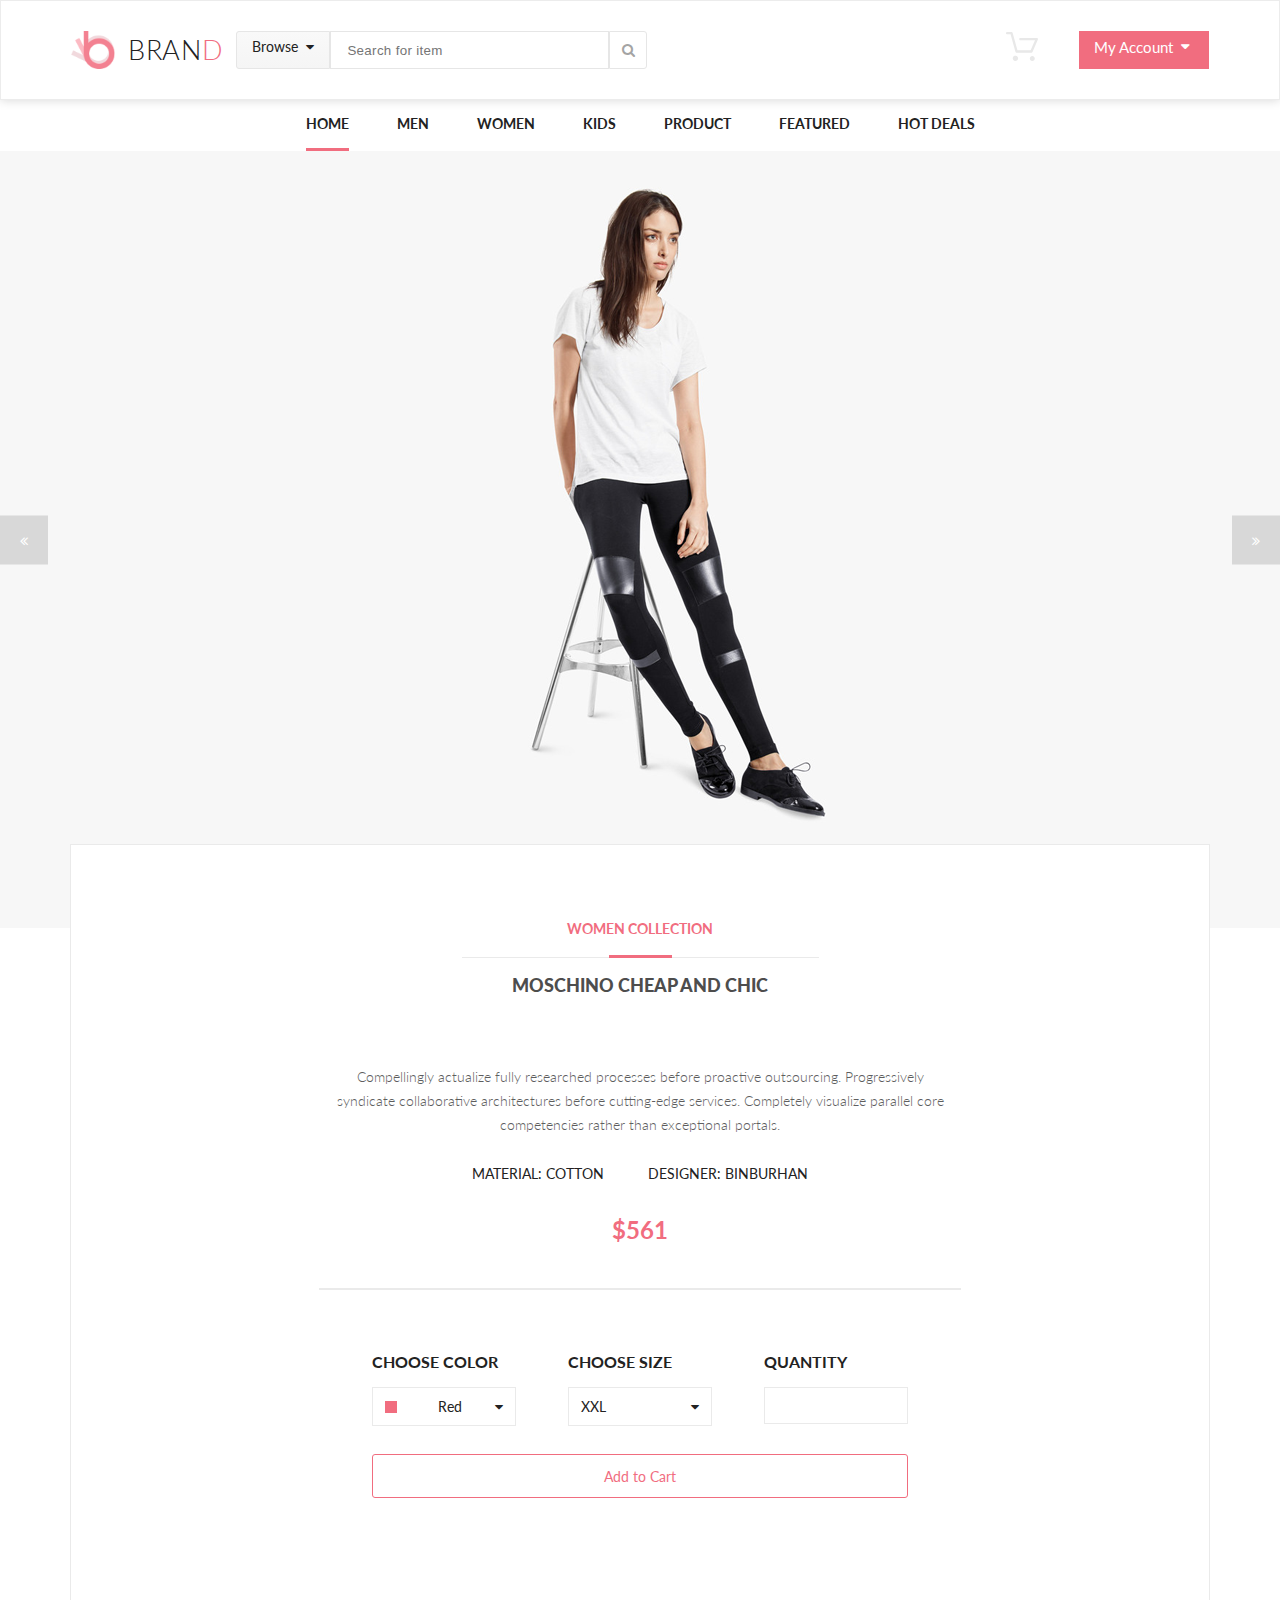
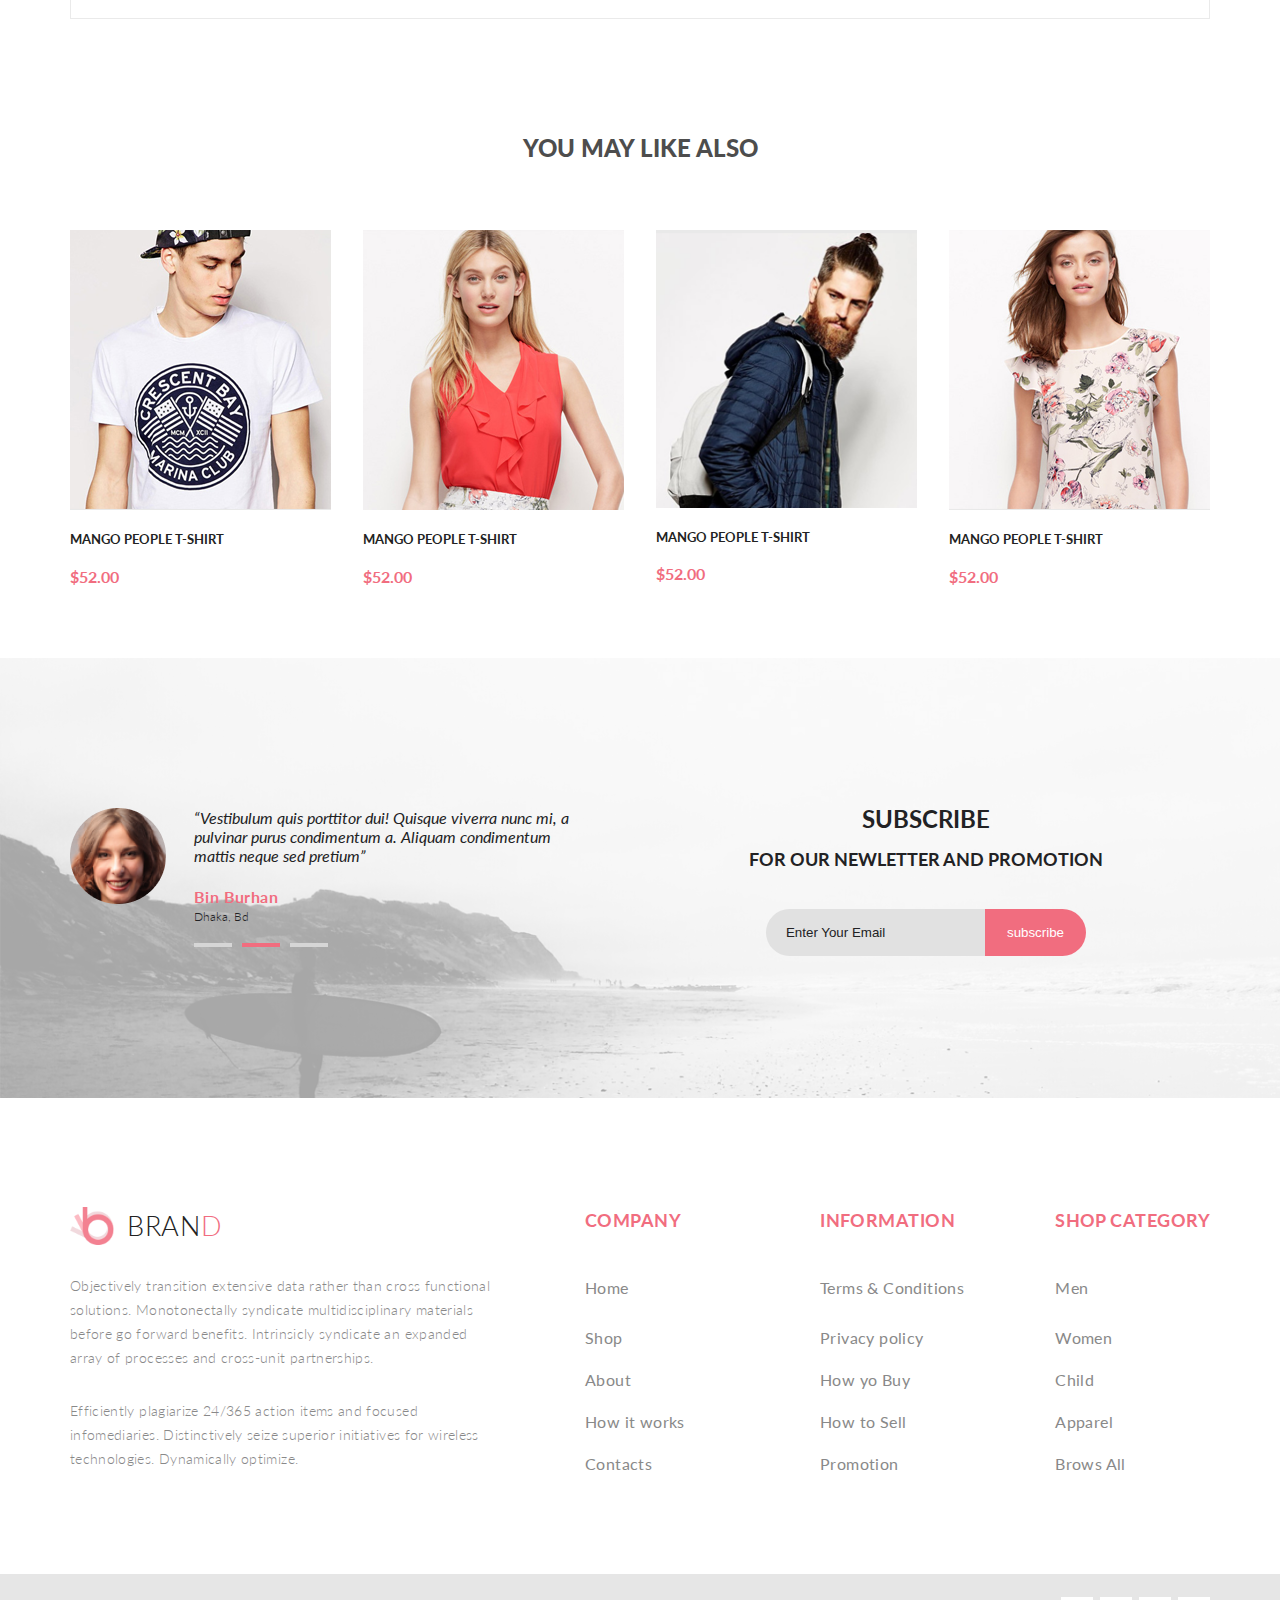
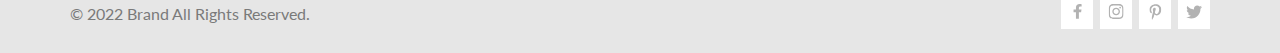
<file: single.html>
<!DOCTYPE html>
<html lang="en">

    <head>
        <meta charset="UTF-8">
        <meta name="viewport" content="width=device-width, initial-scale=1.0">
        <title>THE BRAND OF LUXERIOUS FASHION</title>
        <link rel="stylesheet" href="./css/style.css">
        <link rel="stylesheet" href="./css/media.css">
        <link rel="preconnect" href="https://fonts.googleapis.com">
        <link rel="preconnect" href="https://fonts.gstatic.com" crossorigin>
        <link href="https://fonts.googleapis.com/css2?family=Lato:wght@300;400;700;900&display=swap" rel="stylesheet">
        <link rel="stylesheet" href="./font/font-awesome/css/font-awesome.min.css">
    </head>

    <body>
        <!-- заголовок сайта -->
        <header class="main-header center">
            <div class="main-header__left">
                <a class="main-header__left main-header__link" href="./index.html">
                    <img src="./img/logo.png" width="44" height="38" alt="Логотип">
                    <h1 class="main-header__brand">bran<span class="main-header__brand_red">d</span></h1>
                </a>
                <!-- кнопка поиска параметров -->
                <details class="drop drop_browse">
                    <summary class="drop__summary drop__summary_pink">Browse <i class="fa fa-caret-down" aria-hidden="true"></i></summary>
                    <div class="drop__items drop__items_browse">
                        <div class="drop__item">
                            <h3 class="menu__title">Home</h3>
                            <a href="#" class="menu__link menu__link_drop">Dresses</a>
                            <a href="#" class="menu__link menu__link_drop">Tops</a>
                            <a href="#" class="menu__link menu__link_drop">Sweaters/Knits</a>
                            <a href="#" class="menu__link menu__link_drop">Jackets/Coats</a>
                            <a href="#" class="menu__link menu__link_drop">Blazers</a>
                            <a href="#" class="menu__link menu__link_drop">Denim</a>
                            <a href="#" class="menu__link menu__link_drop">Leggings/Pants</a>
                            <a href="#" class="menu__link menu__link_drop">Skirts/Shorts</a>
                            <a href="#" class="menu__link menu__link_drop">Accessories</a>
                        </div>
                        <div class="drop__item">
                            <h3 class="menu__title">Home</h3>
                            <a href="#" class="menu__link menu__link_drop">Dresses</a>
                            <a href="#" class="menu__link menu__link_drop">Tops</a>
                            <a href="#" class="menu__link menu__link_drop">Sweaters/Knits</a>
                            <a href="#" class="menu__link menu__link_drop">Jackets/Coats</a>
                            <a href="#" class="menu__link menu__link_drop">Blazers</a>
                            <a href="#" class="menu__link menu__link_drop">Denim</a>
                            <a href="#" class="menu__link menu__link_drop">Leggings/Pants</a>
                            <a href="#" class="menu__link menu__link_drop">Skirts/Shorts</a>
                            <a href="#" class="menu__link menu__link_drop">Accessories</a>
                        </div>
                    </div>
                </details>

                <!-- форма поиска -->
                <form class="main-header__search" action="#">
                    <input class="main-header__input main-header__input_search" type="text"
                        placeholder="Search for item">
                    <label class="main-header__input main-header__input_find" for="">
                        <i class="fa fa-search" aria-hidden="true"></i>
                    </label>
                </form>
                <!-- // форма поиска -->
            </div>
            <div class="main-header__right">
                <!-- корзина -->
                <details class="drop">
                    <summary class="drop__cart-summary">
                        <svg xmlns="http://www.w3.org/2000/svg" class="store mobile-none" width="32" height="29"
                            viewBox="0 0 32 29" fill="none">
                            <path
                                d="M26.2009 29C25.5532 28.9738 24.9415 28.6948 24.4972 28.2227C24.0529 27.7506 23.8114 27.1232 23.8245 26.475C23.8376 25.8269 24.1043 25.2097 24.5673 24.7559C25.0303 24.3022 25.6527 24.048 26.301 24.048C26.9493 24.048 27.5717 24.3022 28.0347 24.7559C28.4977 25.2097 28.7644 25.8269 28.7775 26.475C28.7906 27.1232 28.549 27.7506 28.1047 28.2227C27.6604 28.6948 27.0488 28.9738 26.401 29H26.2009ZM6.75293 26.32C6.75293 25.79 6.91011 25.2718 7.20459 24.8311C7.49907 24.3904 7.91764 24.0469 8.40735 23.844C8.89705 23.6412 9.43594 23.5881 9.95581 23.6915C10.4757 23.7949 10.9532 24.0502 11.328 24.425C11.7028 24.7998 11.9581 25.2773 12.0615 25.7972C12.1649 26.317 12.1118 26.8559 11.9089 27.3456C11.7061 27.8353 11.3626 28.2539 10.9219 28.5483C10.4812 28.8428 9.96304 29 9.43298 29C9.08087 29.0003 8.73212 28.9311 8.40674 28.7966C8.08136 28.662 7.78569 28.4646 7.53662 28.2158C7.28755 27.9669 7.09001 27.6713 6.9552 27.3461C6.82039 27.0208 6.75098 26.6721 6.75098 26.32H6.75293ZM10.553 20.686C10.2935 20.6868 10.0409 20.6024 9.83411 20.4457C9.62727 20.2891 9.47758 20.0689 9.40796 19.819L4.57495 2.36401H1.18201C0.868521 2.36401 0.567859 2.23947 0.346191 2.01781C0.124523 1.79614 0 1.49549 0 1.18201C0 0.868519 0.124523 0.567873 0.346191 0.346205C0.567859 0.124537 0.868521 5.81268e-06 1.18201 5.81268e-06H5.46301C5.7225 -0.00080736 5.97504 0.0837201 6.18176 0.240568C6.38848 0.397416 6.53784 0.617884 6.60693 0.868006L11.4399 18.323H24.6179L29.001 8.27501H14.401C14.2428 8.27961 14.0854 8.25242 13.9379 8.19507C13.7904 8.13771 13.6559 8.05134 13.5424 7.94108C13.4288 7.83082 13.3386 7.69891 13.277 7.55315C13.2154 7.40739 13.1836 7.25075 13.1836 7.0925C13.1836 6.93426 13.2154 6.77762 13.277 6.63186C13.3386 6.4861 13.4288 6.35419 13.5424 6.24393C13.6559 6.13367 13.7904 6.0473 13.9379 5.98994C14.0854 5.93259 14.2428 5.90541 14.401 5.91001H30.814C31.0097 5.90996 31.2022 5.95866 31.3744 6.05172C31.5465 6.14478 31.6928 6.27926 31.7999 6.44301C31.9078 6.60729 31.9734 6.79569 31.9908 6.99145C32.0083 7.18721 31.9771 7.38424 31.9 7.565L26.495 19.977C26.4026 20.1876 26.251 20.3668 26.0585 20.4927C25.866 20.6186 25.641 20.6858 25.411 20.686H10.553Z"
                                fill="#E8E8E8" />
                        </svg>
                    </summary>
                    <div class="drop__items drop__items_account">
                        <!-- карточка 1 -->
                        <div class="drop__item_buy">
                            <a href="./single.html"><img src="./img/card/card1.png" alt="товар в корзине"></a>
                            <div class="drop__item-data">
                                <h3 class="drop__item-text">Rebox Zane</h3>
                                <div class="drop__item-star">
                                    <i class="fa fa-star drop_star" aria-hidden="true"></i>
                                    <i class="fa fa-star drop_star" aria-hidden="true"></i>
                                    <i class="fa fa-star drop_star" aria-hidden="true"></i>
                                    <i class="fa fa-star drop_star" aria-hidden="true"></i>
                                    <i class="fa fa-star-half-o drop_star" aria-hidden="true"></i>
                                </div>
                                <p class="drop__item-text drop__item_price">1 <span class="drop__span">x</span> $250</p>
                            </div>
                            <div class="drop__close">
                                <i class="fa fa-times-circle drop__item_close" aria-hidden="true"></i>
                            </div>
                        </div>
                        <hr>
                        <!-- карточка 2 -->
                        <div class="drop__item_buy">
                            <a href="./single.html"><img src="./img/card/card2.png" alt="товар в корзине"></a>
                            <div class="drop__item-data">
                                <h3 class="drop__item-text">Rebox Zane</h3>
                                <div class="drop__item-star">
                                    <i class="fa fa-star drop_star" aria-hidden="true"></i>
                                    <i class="fa fa-star drop_star" aria-hidden="true"></i>
                                    <i class="fa fa-star drop_star" aria-hidden="true"></i>
                                    <i class="fa fa-star drop_star" aria-hidden="true"></i>
                                    <i class="fa fa-star-half-o drop_star" aria-hidden="true"></i>
                                </div>
                                <p class="drop__item-text drop__item_price">1 <span class="drop__span">x</span> $250</p>
                            </div>
                            <div class="drop__close">
                                <i class="fa fa-times-circle drop__item_close" aria-hidden="true"></i>
                            </div>
                        </div>
                        <hr>
                        <div class="drop__total">
                            <p class="drop__total_price">TOTAL</p>
                            <p class="drop__total_price">$500.00</p>
                        </div>
                        <div class="drop__button-account">
                            <a class="drop__button-account_link drop__button-account_hover"
                                href="./checkout.html">Checkout
                            </a>
                            <a class="menu__link drop__button-account_link drop__button-account_gray"
                                href="./cart.html">Go to cart
                            </a>
                        </div>
                    </div>
                </details>
                <!-- кнопка профиля -->
                <details class="drop drop_account">
                    <summary class="drop__summary">My Account<i class="fa fa-caret-down" aria-hidden="true"></i>
                    </summary>
                    <!-- блок с настройками -->
                    <div class="drop__items drop__items_account">
                        <div class="drop__button-account">
                            <a class="menu__link drop__button-account_link drop__button-account_gray"
                                href="#profile">My profile</a>
                            <a class="drop__button-account_link drop__button-account_hover"
                                href="#shipp">Shipping</a>
                            <a class="drop__button-account_link drop__button-account_hover"
                                href="./checkout.html">Checkout</a>
                            <a class="menu__link drop__button-account_link drop__button-account_gray"
                                href="./cart.html">Go to cart</a>
                        </div>
                    </div>
                </details>
            </div>
        </header>
        <!-- // заголовок сайта -->

        <!-- Главное Меню -->
        <section class="navigation center">
            <ul class="menu">
                <li class="menu__list menu__list_active"><a href="./index.html" class="menu__link">home</a>
                    <div class="dropdown dropdown_home">
                        <div class="menu__item">
                            <h3 class="menu__title">Home</h3>
                            <a href="#" class="menu__link menu__link_drop">Dresses</a>
                            <a href="#" class="menu__link menu__link_drop">Tops</a>
                            <a href="#" class="menu__link menu__link_drop">Sweaters/Knits</a>
                            <a href="#" class="menu__link menu__link_drop">Jackets/Coats</a>
                            <a href="#" class="menu__link menu__link_drop">Blazers</a>
                            <a href="#" class="menu__link menu__link_drop">Denim</a>
                            <a href="#" class="menu__link menu__link_drop">Leggings/Pants</a>
                            <a href="#" class="menu__link menu__link_drop">Skirts/Shorts</a>
                            <a href="#" class="menu__link menu__link_drop">Accessories</a>
                        </div>
                    </div>
                </li>
                <li class="menu__list "><a href="#2" class="menu__link">men</a>
                    <div class="dropdown">
                        <div class="menu__item">
                            <h3 class="menu__title">men</h3>
                            <a href="#" class="menu__link menu__link_drop">Dresses</a>
                            <a href="#" class="menu__link menu__link_drop">Tops</a>
                            <a href="#" class="menu__link menu__link_drop">Sweaters/Knits</a>
                            <a href="#" class="menu__link menu__link_drop">Jackets/Coats</a>
                            <a href="#" class="menu__link menu__link_drop">Blazers</a>
                            <a href="#" class="menu__link menu__link_drop">Denim</a>
                            <a href="#" class="menu__link menu__link_drop">Leggings/Pants</a>
                            <a href="#" class="menu__link menu__link_drop">Skirts/Shorts</a>
                            <a href="#" class="menu__link menu__link_drop">Accessories</a>
                        </div>
                        <div class="menu__item">
                            <h3 class="menu__title">men</h3>
                            <a href="#" class="menu__link menu__link_drop">Dresses</a>
                            <a href="#" class="menu__link menu__link_drop">Tops</a>
                            <a href="#" class="menu__link menu__link_drop">Sweaters/Knits</a>
                            <a href="#" class="menu__link menu__link_drop">Jackets/Coats</a>
                        </div>
                        <div class="menu__item menu__item_mv-dwn">
                            <h3 class="menu__title">men</h3>
                            <a href="#" class="menu__link menu__link_drop">Dresses</a>
                            <a href="#" class="menu__link menu__link_drop">Tops</a>
                            <a href="#" class="menu__link menu__link_drop">Sweaters/Knits</a>
                        </div>
                        <div class="menu__item menu__item_mv-up">
                            <h3 class="menu__title">men</h3>
                            <a href="#" class="menu__link menu__link_drop">Dresses</a>
                            <a href="#" class="menu__link menu__link_drop">Tops</a>
                            <a href="#" class="menu__link menu__link_drop">Sweaters/Knits</a>
                            <a href="#" class="menu__link menu__link_drop">Jackets/Coats</a>
                        </div>
                        <div class="menu__item menu__item_bg">
                            <a href="#SupersaleMan" class="menu__link menu__link_drop">
                                <img class="menu__item_img" src="./img/sale-baner.png" alt="">
                            </a>
                            <p class="menu__item_sale">Super sale!</p>
                        </div>
                    </div>
                </li>
                <li class="menu__list"><a href="#3" class="menu__link">women</a>
                    <div class="dropdown">
                        <div class="menu__item">
                            <h3 class="menu__title">women</h3>
                            <a href="#" class="menu__link menu__link_drop">Dresses</a>
                            <a href="#" class="menu__link menu__link_drop">Tops</a>
                            <a href="#" class="menu__link menu__link_drop">Sweaters/Knits</a>
                            <a href="#" class="menu__link menu__link_drop">Jackets/Coats</a>
                            <a href="#" class="menu__link menu__link_drop">Blazers</a>
                            <a href="#" class="menu__link menu__link_drop">Denim</a>
                            <a href="#" class="menu__link menu__link_drop">Leggings/Pants</a>
                            <a href="#" class="menu__link menu__link_drop">Skirts/Shorts</a>
                            <a href="#" class="menu__link menu__link_drop">Accessories</a>
                        </div>
                        <div class="menu__item">
                            <h3 class="menu__title">women</h3>
                            <a href="#" class="menu__link menu__link_drop">Dresses</a>
                            <a href="#" class="menu__link menu__link_drop">Tops</a>
                            <a href="#" class="menu__link menu__link_drop">Sweaters/Knits</a>
                            <a href="#" class="menu__link menu__link_drop">Jackets/Coats</a>
                        </div>
                        <div class="menu__item menu__item_mv-dwn">
                            <h3 class="menu__title">women</h3>
                            <a href="#" class="menu__link menu__link_drop">Dresses</a>
                            <a href="#" class="menu__link menu__link_drop">Tops</a>
                            <a href="#" class="menu__link menu__link_drop">Sweaters/Knits</a>
                        </div>
                        <div class="menu__item menu__item_mv-up">
                            <h3 class="menu__title">women</h3>
                            <a href="#" class="menu__link menu__link_drop">Dresses</a>
                            <a href="#" class="menu__link menu__link_drop">Tops</a>
                            <a href="#" class="menu__link menu__link_drop">Sweaters/Knits</a>
                            <a href="#" class="menu__link menu__link_drop">Jackets/Coats</a>
                        </div>
                        <div class="menu__item menu__item_bg">
                            <a href="#SupersaleWoman" class="menu__link menu__link_drop">
                                <img class="menu__item_img" src="./img/sale-baner.png" alt="">
                            </a>
                            <p class="menu__item_sale">Super sale!</p>
                        </div>
                    </div>
                </li>
                <li class="menu__list cntr"><a href="#4" class="menu__link">kids</a>
                    <div class="dropdown">
                        <div class="menu__item">
                            <h3 class="menu__title">kids</h3>
                            <a href="#" class="menu__link menu__link_drop">Dresses</a>
                            <a href="#" class="menu__link menu__link_drop">Tops</a>
                            <a href="#" class="menu__link menu__link_drop">Sweaters/Knits</a>
                            <a href="#" class="menu__link menu__link_drop">Jackets/Coats</a>
                            <a href="#" class="menu__link menu__link_drop">Blazers</a>
                            <a href="#" class="menu__link menu__link_drop">Denim</a>
                            <a href="#" class="menu__link menu__link_drop">Leggings/Pants</a>
                            <a href="#" class="menu__link menu__link_drop">Skirts/Shorts</a>
                            <a href="#" class="menu__link menu__link_drop">Accessories</a>
                        </div>
                        <div class="menu__item">
                            <h3 class="menu__title">kids</h3>
                            <a href="#" class="menu__link menu__link_drop">Dresses</a>
                            <a href="#" class="menu__link menu__link_drop">Tops</a>
                            <a href="#" class="menu__link menu__link_drop">Sweaters/Knits</a>
                            <a href="#" class="menu__link menu__link_drop">Jackets/Coats</a>
                        </div>
                        <div class="menu__item menu__item_mv-dwn">
                            <h3 class="menu__title">kids</h3>
                            <a href="#" class="menu__link menu__link_drop">Dresses</a>
                            <a href="#" class="menu__link menu__link_drop">Tops</a>
                            <a href="#" class="menu__link menu__link_drop">Sweaters/Knits</a>
                        </div>
                        <div class="menu__item menu__item_mv-up">
                            <h3 class="menu__title">kids</h3>
                            <a href="#" class="menu__link menu__link_drop">Dresses</a>
                            <a href="#" class="menu__link menu__link_drop">Tops</a>
                            <a href="#" class="menu__link menu__link_drop">Sweaters/Knits</a>
                            <a href="#" class="menu__link menu__link_drop">Jackets/Coats</a>
                        </div>
                        <div class="menu__item menu__item_bg">
                            <a href="#SupersaleKids" class="menu__link menu__link_drop">
                                <img class="menu__item_img" src="./img/sale-baner.png" alt="">
                            </a>
                            <p class="menu__item_sale">Super sale!</p>
                        </div>
                    </div>
                </li>
                <li class="menu__list acc"><a href="product.html" class="menu__link">Product</a>
                    <div class="dropdown">
                        <div class="menu__item">
                            <h3 class="menu__title">accesories</h3>
                            <a href="#" class="menu__link menu__link_drop">Dresses</a>
                            <a href="#" class="menu__link menu__link_drop">Tops</a>
                            <a href="#" class="menu__link menu__link_drop">Sweaters/Knits</a>
                            <a href="#" class="menu__link menu__link_drop">Jackets/Coats</a>
                            <a href="#" class="menu__link menu__link_drop">Blazers</a>
                            <a href="#" class="menu__link menu__link_drop">Denim</a>
                            <a href="#" class="menu__link menu__link_drop">Leggings/Pants</a>
                            <a href="#" class="menu__link menu__link_drop">Skirts/Shorts</a>
                            <a href="#" class="menu__link menu__link_drop">Accessories</a>
                        </div>
                        <div class="menu__item">
                            <h3 class="menu__title">accesories</h3>
                            <a href="#" class="menu__link menu__link_drop">Dresses</a>
                            <a href="#" class="menu__link menu__link_drop">Tops</a>
                            <a href="#" class="menu__link menu__link_drop">Sweaters/Knits</a>
                            <a href="#" class="menu__link menu__link_drop">Jackets/Coats</a>
                        </div>
                        <div class="menu__item menu__item_mv-dwn">
                            <h3 class="menu__title">accesories</h3>
                            <a href="#" class="menu__link menu__link_drop">Dresses</a>
                            <a href="#" class="menu__link menu__link_drop">Tops</a>
                            <a href="#" class="menu__link menu__link_drop">Sweaters/Knits</a>
                        </div>
                        <div class="menu__item menu__item_mv-up">
                            <h3 class="menu__title">accesories</h3>
                            <a href="#" class="menu__link menu__link_drop">Dresses</a>
                            <a href="#" class="menu__link menu__link_drop">Tops</a>
                            <a href="#" class="menu__link menu__link_drop">Sweaters/Knits</a>
                            <a href="#" class="menu__link menu__link_drop">Jackets/Coats</a>
                        </div>
                        <div class="menu__item menu__item_bg">
                            <a href="#SupersaleAcc" class="menu__link menu__link_drop">
                                <img class="menu__item_img" src="./img/sale-baner.png" alt="">
                            </a>
                            <p class="menu__item_sale">Super sale!</p>
                        </div>
                    </div>
                </li>
                <li class="menu__list last"><a href="#6" class="menu__link">featured</a>
                    <div class="dropdown">
                        <div class="menu__item">
                            <h3 class="menu__title">featured</h3>
                            <a href="#" class="menu__link menu__link_drop">Dresses</a>
                            <a href="#" class="menu__link menu__link_drop">Tops</a>
                            <a href="#" class="menu__link menu__link_drop">Sweaters/Knits</a>
                            <a href="#" class="menu__link menu__link_drop">Jackets/Coats</a>
                            <a href="#" class="menu__link menu__link_drop">Blazers</a>
                            <a href="#" class="menu__link menu__link_drop">Denim</a>
                            <a href="#" class="menu__link menu__link_drop">Leggings/Pants</a>
                            <a href="#" class="menu__link menu__link_drop">Skirts/Shorts</a>
                            <a href="#" class="menu__link menu__link_drop">Accessories</a>
                        </div>
                        <div class="menu__item">
                            <h3 class="menu__title">featured</h3>
                            <a href="#" class="menu__link menu__link_drop">Dresses</a>
                            <a href="#" class="menu__link menu__link_drop">Tops</a>
                            <a href="#" class="menu__link menu__link_drop">Sweaters/Knits</a>
                            <a href="#" class="menu__link menu__link_drop">Jackets/Coats</a>
                        </div>
                        <div class="menu__item menu__item_mv-dwn">
                            <h3 class="menu__title">featured</h3>
                            <a href="#" class="menu__link menu__link_drop">Dresses</a>
                            <a href="#" class="menu__link menu__link_drop">Tops</a>
                            <a href="#" class="menu__link menu__link_drop">Sweaters/Knits</a>
                        </div>
                        <div class="menu__item menu__item_mv-up">
                            <h3 class="menu__title">featured</h3>
                            <a href="#" class="menu__link menu__link_drop">Dresses</a>
                            <a href="#" class="menu__link menu__link_drop">Tops</a>
                            <a href="#" class="menu__link menu__link_drop">Sweaters/Knits</a>
                            <a href="#" class="menu__link menu__link_drop">Jackets/Coats</a>
                        </div>
                        <div class="menu__item menu__item_bg">
                            <a href="#SupersaleFeatured" class="menu__link menu__link_drop">
                                <img class="menu__item_img" src="./img/sale-baner.png" alt="">
                            </a>
                            <p class="menu__item_sale">Super sale!</p>
                        </div>
                    </div>
                </li>
                <li class="menu__list last"><a href="#7" class="menu__link">hot deals</a>
                    <div class="dropdown">
                        <div class="menu__item">
                            <h3 class="menu__title">hot deals</h3>
                            <a href="#" class="menu__link menu__link_drop">Dresses</a>
                            <a href="#" class="menu__link menu__link_drop">Tops</a>
                            <a href="#" class="menu__link menu__link_drop">Sweaters/Knits</a>
                            <a href="#" class="menu__link menu__link_drop">Jackets/Coats</a>
                            <a href="#" class="menu__link menu__link_drop">Blazers</a>
                            <a href="#" class="menu__link menu__link_drop">Denim</a>
                            <a href="#" class="menu__link menu__link_drop">Leggings/Pants</a>
                            <a href="#" class="menu__link menu__link_drop">Skirts/Shorts</a>
                            <a href="#" class="menu__link menu__link_drop">Accessories</a>
                        </div>
                        <div class="menu__item">
                            <h3 class="menu__title">hot deals</h3>
                            <a href="#" class="menu__link menu__link_drop">Dresses</a>
                            <a href="#" class="menu__link menu__link_drop">Tops</a>
                            <a href="#" class="menu__link menu__link_drop">Sweaters/Knits</a>
                            <a href="#" class="menu__link menu__link_drop">Jackets/Coats</a>
                        </div>
                        <div class="menu__item menu__item_mv-dwn">
                            <h3 class="menu__title">hot deals</h3>
                            <a href="#" class="menu__link menu__link_drop">Dresses</a>
                            <a href="#" class="menu__link menu__link_drop">Tops</a>
                            <a href="#" class="menu__link menu__link_drop">Sweaters/Knits</a>
                        </div>
                        <div class="menu__item menu__item_mv-up">
                            <h3 class="menu__title">hot deals</h3>
                            <a href="#" class="menu__link menu__link_drop">Dresses</a>
                            <a href="#" class="menu__link menu__link_drop">Tops</a>
                            <a href="#" class="menu__link menu__link_drop">Sweaters/Knits</a>
                            <a href="#" class="menu__link menu__link_drop">Jackets/Coats</a>
                        </div>
                        <div class="menu__item menu__item_bg">
                            <a href="#SupersaleHot" class="menu__link menu__link_drop">
                                <img class="menu__item_img" src="./img/sale-baner.png" alt="">
                            </a>
                            <p class="menu__item_sale">Super sale!</p>
                        </div>
                    </div>
                </li>
            </ul>
        </section>
        <!-- // Главное Меню -->

        <!-- блок Банер -->
        <section class="single center">
            <div class="single__left"><i class="fa fa-angle-double-left" aria-hidden="true"></i></div>
            <div class="single__right"><i class="fa fa-angle-double-right" aria-hidden="true"></i></div>
            <div class="single__photo">
                <img src="./img/photo_main.png" alt="">
            </div>
        </section>
        <!-- // блок Банер -->

        <!-- блок описания товара -->
        <section class="propeties center">
            <div class="content">
                <p class="propeties__title">WOMEN COLLECTION</p>
                <div class="propeties__block">
                    <div class="propeties__gray"></div>
                    <div class="propeties__pink"></div>
                    <div class="propeties__gray"></div>
                </div>
                <h2 class="propeties__head">Moschino Cheap And Chic</h2>
                <p class="propeties__text">
                    Compellingly actualize fully researched processes before proactive outsourcing. Progressively
                    syndicate
                    collaborative architectures before cutting-edge services. Completely visualize parallel core
                    competencies
                    rather than exceptional portals.
                </p>
                <div class="propeties__options">
                    <p class="propeties__option">MATERIAL: <span class="propeties__span">COTTON</span></p>
                    <p class="propeties__option">DESIGNER: <span class="propeties__span">BINBURHAN</span></p>
                </div>
                <p class="propeties__price">$561</p>
                <hr class="propeties__hr">
                <form class="propeties__form" action="#">
                    <div class="propeties__form-items">
                        <div class="propeties__form-item">
                            <!-- блок с выбором цвета -->
                            <h3 class="propeties__form-head">CHOOSE COLOR</h3>
                            <details class="propeties__details">
                                <!-- цвет по умолчанию -->
                                <summary class="propeties__summary">
                                    <div class="propeties__colors">
                                        <div class="propeties__colors-item"></div>
                                        <div class="propeties__colors-text">Red</div>
                                        <i class="fa fa-caret-down" aria-hidden="true"></i>
                                    </div>
                                </summary>
                                <!-- выпадающее меню -->
                                <div class="propeties__drop">
                                    <div class="propeties__drop-items">
                                        <div class="propeties__colors propeties__colors_items">
                                            <div class="propeties__colors-item"></div>
                                            <div class="propeties__colors-text propeties__colors-text_drop">Red</div>
                                        </div>
                                        <div class="propeties__colors propeties__colors_items">
                                            <div class="propeties__colors-item propeties__colors-item_yellow"></div>
                                            <div class="propeties__colors-text propeties__colors-text_drop">Yellow</div>
                                        </div>
                                        <div class="propeties__colors propeties__colors_items">
                                            <div class="propeties__colors-item propeties__colors-item_blue"></div>
                                            <div class="propeties__colors-text propeties__colors-text_drop">Blue</div>
                                        </div>
                                    </div>
                                </div>
                            </details>
                        </div>
                        <div class="propeties__form-item">
                            <!-- блок с выбором размера -->
                            <h3 class="propeties__form-head">CHOOSE SIZE</h3>
                            <details class="propeties__details">
                                <!-- размер по умолчанию -->
                                <summary class="propeties__summary">
                                    <div class="propeties__colors">
                                        <div class="propeties__colors-text">XXL</div>
                                        <i class="fa fa-caret-down" aria-hidden="true"></i>
                                    </div>
                                </summary>
                                <!-- выпадающее меню -->
                                <div class="propeties__drop">
                                    <div class="propeties__drop-items">
                                        <div class="propeties__colors propeties__colors_items">
                                            <div class="propeties__colors-text propeties__colors-text_drop">XL</div>
                                        </div>
                                        <div class="propeties__colors propeties__colors_items">
                                            <div class="propeties__colors-text propeties__colors-text_drop">L</div>
                                        </div>
                                        <div class="propeties__colors propeties__colors_items">
                                            <div class="propeties__colors-text propeties__colors-text_drop">M</div>
                                        </div>
                                    </div>
                                </div>
                            </details>
                        </div>
                        <div class="propeties__form-item">
                            <!-- блок с выбором количества -->
                            <h3 class="propeties__form-head">QUANTITY</h3>
                            <input class="propeties__colors" type="number" min="1">
                        </div>
                    </div>
                    <div class="propeties__button">
                        <a class="menu__link product__link_button-all" href="#">Add to Cart</a>
                    </div>
                </form>
            </div>
        </section>
        <!-- // блок описания товара -->

        <!-- блок карточек вам может понравится -->
        <acide class="like">
            <!-- Заголовок блока продуктов с карточками -->
            <div class="like-title center">
                <h2 class="like-title__head">you may like also</h2>
            </div>
            <!-- // Заголовок блока продуктов с карточками -->
            <!-- карточки -->
            <div class="products-items like center">
                <!-- card1 -->
                <div class="products-item">
                    <a class="menu__link" href="#card1">
                        <img class="products-item__img-card" width="261" src="./img/products/catalog.png"
                            alt="фото товара">
                        <div class="products-item__text">
                            <h3 class="products-item__head">Mango People T-shirt</h3>
                            <p class="products-item__price global_pink">$52.00</p>
                        </div>
                    </a>
                    <div class="products-item__card">
                        <a class="products-item__link" href="#add1">
                            <svg xmlns="http://www.w3.org/2000/svg" width="23" height="22" viewBox="0 0 32 29"
                                fill="none">
                                <path
                                    d="M26.2009 29C25.5532 28.9738 24.9415 28.6948 24.4972 28.2227C24.0529 27.7506 23.8114 27.1232 23.8245 26.475C23.8376 25.8269 24.1043 25.2097 24.5673 24.7559C25.0303 24.3022 25.6527 24.048 26.301 24.048C26.9493 24.048 27.5717 24.3022 28.0347 24.7559C28.4977 25.2097 28.7644 25.8269 28.7775 26.475C28.7906 27.1232 28.549 27.7506 28.1047 28.2227C27.6604 28.6948 27.0488 28.9738 26.401 29H26.2009ZM6.75293 26.32C6.75293 25.79 6.91011 25.2718 7.20459 24.8311C7.49907 24.3904 7.91764 24.0469 8.40735 23.844C8.89705 23.6412 9.43594 23.5881 9.95581 23.6915C10.4757 23.7949 10.9532 24.0502 11.328 24.425C11.7028 24.7998 11.9581 25.2773 12.0615 25.7972C12.1649 26.317 12.1118 26.8559 11.9089 27.3456C11.7061 27.8353 11.3626 28.2539 10.9219 28.5483C10.4812 28.8428 9.96304 29 9.43298 29C9.08087 29.0003 8.73212 28.9311 8.40674 28.7966C8.08136 28.662 7.78569 28.4646 7.53662 28.2158C7.28755 27.9669 7.09001 27.6713 6.9552 27.3461C6.82039 27.0208 6.75098 26.6721 6.75098 26.32H6.75293ZM10.553 20.686C10.2935 20.6868 10.0409 20.6024 9.83411 20.4457C9.62727 20.2891 9.47758 20.0689 9.40796 19.819L4.57495 2.36401H1.18201C0.868521 2.36401 0.567859 2.23947 0.346191 2.01781C0.124523 1.79614 0 1.49549 0 1.18201C0 0.868519 0.124523 0.567873 0.346191 0.346205C0.567859 0.124537 0.868521 5.81268e-06 1.18201 5.81268e-06H5.46301C5.7225 -0.00080736 5.97504 0.0837201 6.18176 0.240568C6.38848 0.397416 6.53784 0.617884 6.60693 0.868006L11.4399 18.323H24.6179L29.001 8.27501H14.401C14.2428 8.27961 14.0854 8.25242 13.9379 8.19507C13.7904 8.13771 13.6559 8.05134 13.5424 7.94108C13.4288 7.83082 13.3386 7.69891 13.277 7.55315C13.2154 7.40739 13.1836 7.25075 13.1836 7.0925C13.1836 6.93426 13.2154 6.77762 13.277 6.63186C13.3386 6.4861 13.4288 6.35419 13.5424 6.24393C13.6559 6.13367 13.7904 6.0473 13.9379 5.98994C14.0854 5.93259 14.2428 5.90541 14.401 5.91001H30.814C31.0097 5.90996 31.2022 5.95866 31.3744 6.05172C31.5465 6.14478 31.6928 6.27926 31.7999 6.44301C31.9078 6.60729 31.9734 6.79569 31.9908 6.99145C32.0083 7.18721 31.9771 7.38424 31.9 7.565L26.495 19.977C26.4026 20.1876 26.251 20.3668 26.0585 20.4927C25.866 20.6186 25.641 20.6858 25.411 20.686H10.553Z"
                                    fill="#E8E8E8" />
                            </svg>Add to Cart
                        </a>
                    </div>
                </div>
                <!-- // card1 -->
                <!-- card2 -->
                <div class="products-item">
                    <a class="menu__link" href="#card1">
                        <img class="products-item__img-card" width="261" src="./img/products/catalog1.png"
                            alt="фото товара">
                        <div class="products-item__text">
                            <h3 class="products-item__head">Mango People T-shirt</h3>
                            <p class="products-item__price global_pink">$52.00</p>
                        </div>
                    </a>
                    <div class="products-item__card">
                        <a class="products-item__link" href="#add1">
                            <svg xmlns="http://www.w3.org/2000/svg" width="23" height="22" viewBox="0 0 32 29"
                                fill="none">
                                <path
                                    d="M26.2009 29C25.5532 28.9738 24.9415 28.6948 24.4972 28.2227C24.0529 27.7506 23.8114 27.1232 23.8245 26.475C23.8376 25.8269 24.1043 25.2097 24.5673 24.7559C25.0303 24.3022 25.6527 24.048 26.301 24.048C26.9493 24.048 27.5717 24.3022 28.0347 24.7559C28.4977 25.2097 28.7644 25.8269 28.7775 26.475C28.7906 27.1232 28.549 27.7506 28.1047 28.2227C27.6604 28.6948 27.0488 28.9738 26.401 29H26.2009ZM6.75293 26.32C6.75293 25.79 6.91011 25.2718 7.20459 24.8311C7.49907 24.3904 7.91764 24.0469 8.40735 23.844C8.89705 23.6412 9.43594 23.5881 9.95581 23.6915C10.4757 23.7949 10.9532 24.0502 11.328 24.425C11.7028 24.7998 11.9581 25.2773 12.0615 25.7972C12.1649 26.317 12.1118 26.8559 11.9089 27.3456C11.7061 27.8353 11.3626 28.2539 10.9219 28.5483C10.4812 28.8428 9.96304 29 9.43298 29C9.08087 29.0003 8.73212 28.9311 8.40674 28.7966C8.08136 28.662 7.78569 28.4646 7.53662 28.2158C7.28755 27.9669 7.09001 27.6713 6.9552 27.3461C6.82039 27.0208 6.75098 26.6721 6.75098 26.32H6.75293ZM10.553 20.686C10.2935 20.6868 10.0409 20.6024 9.83411 20.4457C9.62727 20.2891 9.47758 20.0689 9.40796 19.819L4.57495 2.36401H1.18201C0.868521 2.36401 0.567859 2.23947 0.346191 2.01781C0.124523 1.79614 0 1.49549 0 1.18201C0 0.868519 0.124523 0.567873 0.346191 0.346205C0.567859 0.124537 0.868521 5.81268e-06 1.18201 5.81268e-06H5.46301C5.7225 -0.00080736 5.97504 0.0837201 6.18176 0.240568C6.38848 0.397416 6.53784 0.617884 6.60693 0.868006L11.4399 18.323H24.6179L29.001 8.27501H14.401C14.2428 8.27961 14.0854 8.25242 13.9379 8.19507C13.7904 8.13771 13.6559 8.05134 13.5424 7.94108C13.4288 7.83082 13.3386 7.69891 13.277 7.55315C13.2154 7.40739 13.1836 7.25075 13.1836 7.0925C13.1836 6.93426 13.2154 6.77762 13.277 6.63186C13.3386 6.4861 13.4288 6.35419 13.5424 6.24393C13.6559 6.13367 13.7904 6.0473 13.9379 5.98994C14.0854 5.93259 14.2428 5.90541 14.401 5.91001H30.814C31.0097 5.90996 31.2022 5.95866 31.3744 6.05172C31.5465 6.14478 31.6928 6.27926 31.7999 6.44301C31.9078 6.60729 31.9734 6.79569 31.9908 6.99145C32.0083 7.18721 31.9771 7.38424 31.9 7.565L26.495 19.977C26.4026 20.1876 26.251 20.3668 26.0585 20.4927C25.866 20.6186 25.641 20.6858 25.411 20.686H10.553Z"
                                    fill="#E8E8E8" />
                            </svg>Add to Cart
                        </a>
                    </div>
                </div>
                <!-- // card2 -->
                <!-- card3 -->
                <div class="products-item">
                    <a class="menu__link" href="#card1">
                        <img class="products-item__img-card" width="261" src="./img/products/catalog2.png"
                            alt="фото товара">
                        <div class="products-item__text">
                            <h3 class="products-item__head">Mango People T-shirt</h3>
                            <p class="products-item__price global_pink">$52.00</p>
                        </div>
                    </a>
                    <div class="products-item__card">
                        <a class="products-item__link" href="#add1">
                            <svg xmlns="http://www.w3.org/2000/svg" width="23" height="22" viewBox="0 0 32 29"
                                fill="none">
                                <path
                                    d="M26.2009 29C25.5532 28.9738 24.9415 28.6948 24.4972 28.2227C24.0529 27.7506 23.8114 27.1232 23.8245 26.475C23.8376 25.8269 24.1043 25.2097 24.5673 24.7559C25.0303 24.3022 25.6527 24.048 26.301 24.048C26.9493 24.048 27.5717 24.3022 28.0347 24.7559C28.4977 25.2097 28.7644 25.8269 28.7775 26.475C28.7906 27.1232 28.549 27.7506 28.1047 28.2227C27.6604 28.6948 27.0488 28.9738 26.401 29H26.2009ZM6.75293 26.32C6.75293 25.79 6.91011 25.2718 7.20459 24.8311C7.49907 24.3904 7.91764 24.0469 8.40735 23.844C8.89705 23.6412 9.43594 23.5881 9.95581 23.6915C10.4757 23.7949 10.9532 24.0502 11.328 24.425C11.7028 24.7998 11.9581 25.2773 12.0615 25.7972C12.1649 26.317 12.1118 26.8559 11.9089 27.3456C11.7061 27.8353 11.3626 28.2539 10.9219 28.5483C10.4812 28.8428 9.96304 29 9.43298 29C9.08087 29.0003 8.73212 28.9311 8.40674 28.7966C8.08136 28.662 7.78569 28.4646 7.53662 28.2158C7.28755 27.9669 7.09001 27.6713 6.9552 27.3461C6.82039 27.0208 6.75098 26.6721 6.75098 26.32H6.75293ZM10.553 20.686C10.2935 20.6868 10.0409 20.6024 9.83411 20.4457C9.62727 20.2891 9.47758 20.0689 9.40796 19.819L4.57495 2.36401H1.18201C0.868521 2.36401 0.567859 2.23947 0.346191 2.01781C0.124523 1.79614 0 1.49549 0 1.18201C0 0.868519 0.124523 0.567873 0.346191 0.346205C0.567859 0.124537 0.868521 5.81268e-06 1.18201 5.81268e-06H5.46301C5.7225 -0.00080736 5.97504 0.0837201 6.18176 0.240568C6.38848 0.397416 6.53784 0.617884 6.60693 0.868006L11.4399 18.323H24.6179L29.001 8.27501H14.401C14.2428 8.27961 14.0854 8.25242 13.9379 8.19507C13.7904 8.13771 13.6559 8.05134 13.5424 7.94108C13.4288 7.83082 13.3386 7.69891 13.277 7.55315C13.2154 7.40739 13.1836 7.25075 13.1836 7.0925C13.1836 6.93426 13.2154 6.77762 13.277 6.63186C13.3386 6.4861 13.4288 6.35419 13.5424 6.24393C13.6559 6.13367 13.7904 6.0473 13.9379 5.98994C14.0854 5.93259 14.2428 5.90541 14.401 5.91001H30.814C31.0097 5.90996 31.2022 5.95866 31.3744 6.05172C31.5465 6.14478 31.6928 6.27926 31.7999 6.44301C31.9078 6.60729 31.9734 6.79569 31.9908 6.99145C32.0083 7.18721 31.9771 7.38424 31.9 7.565L26.495 19.977C26.4026 20.1876 26.251 20.3668 26.0585 20.4927C25.866 20.6186 25.641 20.6858 25.411 20.686H10.553Z"
                                    fill="#E8E8E8" />
                            </svg>Add to Cart
                        </a>
                    </div>
                </div>
                <!-- // card3 -->
                <!-- card4 -->
                <div class="products-item">
                    <a class="menu__link" href="#card1">
                        <img class="products-item__img-card" width="261" src="./img/products/catalog3.png"
                            alt="фото товара">
                        <div class="products-item__text">
                            <h3 class="products-item__head">Mango People T-shirt</h3>
                            <p class="products-item__price global_pink">$52.00</p>
                        </div>
                    </a>
                    <div class="products-item__card">
                        <a class="products-item__link" href="#add1">
                            <svg xmlns="http://www.w3.org/2000/svg" width="23" height="22" viewBox="0 0 32 29"
                                fill="none">
                                <path
                                    d="M26.2009 29C25.5532 28.9738 24.9415 28.6948 24.4972 28.2227C24.0529 27.7506 23.8114 27.1232 23.8245 26.475C23.8376 25.8269 24.1043 25.2097 24.5673 24.7559C25.0303 24.3022 25.6527 24.048 26.301 24.048C26.9493 24.048 27.5717 24.3022 28.0347 24.7559C28.4977 25.2097 28.7644 25.8269 28.7775 26.475C28.7906 27.1232 28.549 27.7506 28.1047 28.2227C27.6604 28.6948 27.0488 28.9738 26.401 29H26.2009ZM6.75293 26.32C6.75293 25.79 6.91011 25.2718 7.20459 24.8311C7.49907 24.3904 7.91764 24.0469 8.40735 23.844C8.89705 23.6412 9.43594 23.5881 9.95581 23.6915C10.4757 23.7949 10.9532 24.0502 11.328 24.425C11.7028 24.7998 11.9581 25.2773 12.0615 25.7972C12.1649 26.317 12.1118 26.8559 11.9089 27.3456C11.7061 27.8353 11.3626 28.2539 10.9219 28.5483C10.4812 28.8428 9.96304 29 9.43298 29C9.08087 29.0003 8.73212 28.9311 8.40674 28.7966C8.08136 28.662 7.78569 28.4646 7.53662 28.2158C7.28755 27.9669 7.09001 27.6713 6.9552 27.3461C6.82039 27.0208 6.75098 26.6721 6.75098 26.32H6.75293ZM10.553 20.686C10.2935 20.6868 10.0409 20.6024 9.83411 20.4457C9.62727 20.2891 9.47758 20.0689 9.40796 19.819L4.57495 2.36401H1.18201C0.868521 2.36401 0.567859 2.23947 0.346191 2.01781C0.124523 1.79614 0 1.49549 0 1.18201C0 0.868519 0.124523 0.567873 0.346191 0.346205C0.567859 0.124537 0.868521 5.81268e-06 1.18201 5.81268e-06H5.46301C5.7225 -0.00080736 5.97504 0.0837201 6.18176 0.240568C6.38848 0.397416 6.53784 0.617884 6.60693 0.868006L11.4399 18.323H24.6179L29.001 8.27501H14.401C14.2428 8.27961 14.0854 8.25242 13.9379 8.19507C13.7904 8.13771 13.6559 8.05134 13.5424 7.94108C13.4288 7.83082 13.3386 7.69891 13.277 7.55315C13.2154 7.40739 13.1836 7.25075 13.1836 7.0925C13.1836 6.93426 13.2154 6.77762 13.277 6.63186C13.3386 6.4861 13.4288 6.35419 13.5424 6.24393C13.6559 6.13367 13.7904 6.0473 13.9379 5.98994C14.0854 5.93259 14.2428 5.90541 14.401 5.91001H30.814C31.0097 5.90996 31.2022 5.95866 31.3744 6.05172C31.5465 6.14478 31.6928 6.27926 31.7999 6.44301C31.9078 6.60729 31.9734 6.79569 31.9908 6.99145C32.0083 7.18721 31.9771 7.38424 31.9 7.565L26.495 19.977C26.4026 20.1876 26.251 20.3668 26.0585 20.4927C25.866 20.6186 25.641 20.6858 25.411 20.686H10.553Z"
                                    fill="#E8E8E8" />
                            </svg>Add to Cart
                        </a>
                    </div>
                </div>
                <!-- // card4 -->
            </div>
            <!-- // карточки -->
        </acide>

        <!-- блок Подписок -->
        <section class="subscrybe center">
            <div class="subscrybe-comment">

                <img src="./img/Intersect.png" alt="фото">
                <div class="subscrybe-comment__text">
                    <p class="subscrybe-comment__paragraf">
                        “Vestibulum quis porttitor dui! Quisque viverra nunc mi,
                        a pulvinar purus condimentum a. Aliquam condimentum mattis neque sed pretium”
                    </p>
                    <p class="subscrybe-comment__sign">
                        <span class="subscrybe-comment__sign_font">Bin Burhan</span> <br>
                        Dhaka, Bd
                    </p>
                    <div class="subscrybe-comment__pag">
                        <span class="subscrybe-comment__span"></span><span
                            class="subscrybe-comment__span subscrybe-comment__span_pink"></span><span
                            class="subscrybe-comment__span"></span>
                    </div>
                </div>
            </div>

            <div class="subscrybe-form">
                <h3 class="subscrybe-form__text">
                    SUBSCRIBE <br>
                    <span class="subscrybe-form__paragraf">
                        FOR OUR NEWLETTER AND PROMOTION
                    </span>
                </h3>
                <form action="#" class="forms">
                    <input type="email" value="Enter Your Email">
                    <button>subscribe</button>
                </form>
            </div>
        </section>
        <!-- // блок Подписок -->

        <!-- блок О бренде -->
        <section class="brand center">
            <div class="brand-container">
                <div class="brand-container__about">
                    <!-- logo -->
                    <div class="brand-container__logo">
                        <a class="main-header__left main-header__link" href="./index.html">
                            <img src="./img/logo.png" width="44" height="38" alt="Логотип">
                            <h1 class="main-header__brand">bran<span class="main-header__brand_red">d</span></h1>
                        </a>
                    </div>
                    <!-- logo content -->
                    <div class="brand-container__texts">
                        <p class="brand-container__text">Objectively transition extensive data rather than cross
                            functional
                            solutions. Monotonectally syndicate multidisciplinary materials before go forward benefits.
                            Intrinsicly syndicate an expanded array of processes and cross-unit partnerships.</p>
                    </div>
                    <div class="brand-container__texts">
                        <p class="brand-container__text">Efficiently plagiarize 24/365 action items and focused
                            infomediaries.
                            Distinctively seize superior initiatives for wireless technologies. Dynamically optimize.
                        </p>
                    </div>
                </div>
                <!-- baner1 -->
                <div class="brand-container__info">
                    <div class="brand-continer__head">
                        <h3 class="brand-container__title">COMPANY</h3>
                    </div>
                    <div class="brand-container__links">
                        <a href="" class="menu__link brand-container__link">Home</a>
                        <a href="" class="menu__link brand-container__link brand-container__link_lh">Shop</a>
                        <a href="" class="menu__link brand-container__link brand-container__link_lh">About</a>
                        <a href="" class="menu__link brand-container__link brand-container__link_lh">How it works</a>
                        <a href="" class="menu__link brand-container__link brand-container__link_lh">Contacts</a>
                    </div>
                </div>
                <!-- baner2 -->
                <div class="brand-container__info">
                    <div class="brand-continer__head">
                        <h3 class="brand-container__title">INFORMATION</h3>
                    </div>
                    <div class="brand-container__links">
                        <a href="" class="menu__link brand-container__link">Terms & Conditions</a>
                        <a href="" class="menu__link brand-container__link brand-container__link_lh">Privacy policy</a>
                        <a href="" class="menu__link brand-container__link brand-container__link_lh">How yo Buy</a>
                        <a href="" class="menu__link brand-container__link brand-container__link_lh">How to Sell</a>
                        <a href="" class="menu__link brand-container__link brand-container__link_lh">Promotion</a>
                    </div>
                </div>
                <!-- baner3 -->
                <div class="brand-container__info">
                    <div class="brand-continer__head">
                        <h3 class="brand-container__title">SHOP CATEGORY</h3>
                    </div>
                    <div class="brand-container__links">
                        <a href="" class="menu__link brand-container__link">Men</a>
                        <a href="" class="menu__link brand-container__link brand-container__link_lh">Women</a>
                        <a href="" class="menu__link brand-container__link brand-container__link_lh">Child</a>
                        <a href="" class="menu__link brand-container__link brand-container__link_lh">Apparel</a>
                        <a href="" class="menu__link brand-container__link brand-container__link_lh">Brows All</a>
                    </div>
                </div>
            </div>
        </section>
        <!--// блок О бренде -->

        <!-- Блок Футер -->
        <footer class="footer center">
            <div class="copy">
                <p class="footer-copy">
                    © 2022 Brand All Rights Reserved.
                </p>
            </div>
            <div class="social">
                <div class="social-item">
                    <a href="https://www.facebook.com" target="_blank">
                        <svg xmlns="http://www.w3.org/2000/svg" width="11" height="16" viewBox="0 0 11 16" fill="none">
                            <path
                                d="M9.08836 8.28L9.50686 5.61602H6.89022V3.88729C6.89022 3.15847 7.25574 2.44806 8.42765 2.44806H9.61722V0.179975C9.61722 0.179975 8.53772 0 7.50561 0C5.35073 0 3.9422 1.27593 3.9422 3.5857V5.61602H1.54688V8.28H3.9422V14.72H6.89022V8.28H9.08836Z"
                                fill="black" />
                        </svg>
                    </a>
                </div>
                <div class="social-item">
                    <a href="https://instagram.com" target="_blank">
                        <svg xmlns="http://www.w3.org/2000/svg" width="16" height="17" viewBox="0 0 16 17" fill="none">
                            <g clip-path="url(#clip0_190_1610)">
                                <path
                                    d="M8.13677 4.68162C6.02163 4.68162 4.31555 6.38494 4.31555 8.49666C4.31555 10.6084 6.02163 12.3117 8.13677 12.3117C10.2519 12.3117 11.958 10.6084 11.958 8.49666C11.958 6.38494 10.2519 4.68162 8.13677 4.68162ZM8.13677 10.9769C6.76991 10.9769 5.65248 9.86463 5.65248 8.49666C5.65248 7.12869 6.76658 6.01639 8.13677 6.01639C9.50695 6.01639 10.6211 7.12869 10.6211 8.49666C10.6211 9.86463 9.50363 10.9769 8.13677 10.9769ZM13.0056 4.52557C13.0056 5.02029 12.6065 5.41541 12.1143 5.41541C11.6188 5.41541 11.223 5.01697 11.223 4.52557C11.223 4.03416 11.6221 3.63572 12.1143 3.63572C12.6065 3.63572 13.0056 4.03416 13.0056 4.52557ZM15.5364 5.42869C15.4799 4.2367 15.2072 3.18084 14.3325 2.31092C13.4612 1.441 12.4036 1.16873 11.2097 1.10897C9.9792 1.03924 6.29101 1.03924 5.0605 1.10897C3.8699 1.16541 2.81233 1.43768 1.93768 2.3076C1.06302 3.17752 0.793639 4.23338 0.733776 5.42537C0.663937 6.65389 0.663937 10.3361 0.733776 11.5646C0.790313 12.7566 1.06302 13.8125 1.93768 14.6824C2.81233 15.5523 3.86658 15.8246 5.0605 15.8844C6.29101 15.9541 9.9792 15.9541 11.2097 15.8844C12.4036 15.8279 13.4612 15.5556 14.3325 14.6824C15.2039 13.8125 15.4766 12.7566 15.5364 11.5646C15.6063 10.3361 15.6063 6.65721 15.5364 5.42869ZM13.9468 12.8828C13.6874 13.5336 13.1852 14.0349 12.53 14.2972C11.5489 14.6857 9.22094 14.5961 8.13677 14.5961C7.05259 14.5961 4.72128 14.6824 3.74353 14.2972C3.09169 14.0383 2.58951 13.5369 2.32678 12.8828C1.93768 11.9033 2.02747 9.57908 2.02747 8.49666C2.02747 7.41424 1.941 5.0867 2.32678 4.11053C2.58619 3.45975 3.08837 2.95838 3.74353 2.69608C4.72461 2.3076 7.05259 2.39725 8.13677 2.39725C9.22094 2.39725 11.5523 2.31092 12.53 2.69608C13.1818 2.95506 13.684 3.45643 13.9468 4.11053C14.3359 5.09002 14.2461 7.41424 14.2461 8.49666C14.2461 9.57908 14.3359 11.9066 13.9468 12.8828Z"
                                    fill="black" />
                            </g>
                            <defs>
                                <clipPath id="clip0_190_1610">
                                    <rect width="14.8991" height="17" fill="white" transform="translate(0.68396)" />
                                </clipPath>
                            </defs>
                        </svg>
                    </a>
                </div>
                <div class="social-item">
                    <a href="https://pinterest.com" target="_blank">
                        <svg xmlns="http://www.w3.org/2000/svg" width="13" height="16" viewBox="0 0 13 16" fill="none">
                            <g clip-path="url(#clip0_190_1618)">
                                <path
                                    d="M6.7402 0.203125C3.55552 0.203125 0.408081 2.34063 0.408081 5.8C0.408081 8 1.63726 9.25 2.38221 9.25C2.68951 9.25 2.86643 8.3875 2.86643 8.14375C2.86643 7.85313 2.13079 7.23438 2.13079 6.025C2.13079 3.5125 4.03043 1.73125 6.48878 1.73125C8.60259 1.73125 10.167 2.94062 10.167 5.1625C10.167 6.82187 9.50585 9.93437 7.3641 9.93437C6.59121 9.93437 5.93006 9.37187 5.93006 8.56563C5.93006 7.38438 6.74951 6.24062 6.74951 5.02187C6.74951 2.95312 3.83487 3.32812 3.83487 5.82812C3.83487 6.35313 3.90006 6.93437 4.13286 7.4125C3.70451 9.26875 2.82919 12.0344 2.82919 13.9469C2.82919 14.5375 2.91299 15.1188 2.96886 15.7094C3.0744 15.8281 3.02163 15.8156 3.18304 15.7563C4.74744 13.6 4.69157 13.1781 5.39928 10.3562C5.78107 11.0875 6.76814 11.4812 7.55034 11.4812C10.8468 11.4812 12.3274 8.24688 12.3274 5.33125C12.3274 2.22813 9.66415 0.203125 6.7402 0.203125Z"
                                    fill="black" />
                            </g>
                            <defs>
                                <clipPath id="clip0_190_1618">
                                    <rect width="11.9193" height="16" fill="white" transform="translate(0.408081)" />
                                </clipPath>
                            </defs>
                        </svg>
                    </a>
                </div>
                <div class="social-item">
                    <a href="https://twitter.com" target="_blank">
                        <svg xmlns="http://www.w3.org/2000/svg" width="17" height="16" viewBox="0 0 17 16" fill="none">
                            <g clip-path="url(#clip0_190_1614)">
                                <path
                                    d="M14.4181 4.74107C14.4281 4.88319 14.4281 5.02535 14.4281 5.16747C14.4281 9.50247 11.1509 14.4974 5.16096 14.4974C3.31558 14.4974 1.60132 13.9593 0.159302 13.0253C0.421495 13.0558 0.673569 13.0659 0.94585 13.0659C2.46851 13.0659 3.8702 12.5482 4.98953 11.6649C3.5576 11.6345 2.3576 10.6903 1.94415 9.39081C2.14585 9.42125 2.34751 9.44156 2.5593 9.44156C2.85172 9.44156 3.14418 9.40094 3.41643 9.32991C1.92401 9.02531 0.80465 7.70553 0.80465 6.11163V6.07103C1.23825 6.31469 1.74249 6.46697 2.2769 6.48725C1.39959 5.89841 0.824826 4.89335 0.824826 3.75628C0.824826 3.14716 0.98614 2.58878 1.26851 2.10147C2.87187 4.09131 5.28195 5.39078 7.98443 5.53294C7.93403 5.28928 7.90376 5.0355 7.90376 4.78169C7.90376 2.97457 9.35586 1.5025 11.1609 1.5025C12.0987 1.5025 12.9457 1.89844 13.5407 2.53803C14.2768 2.39591 14.9827 2.12178 15.6079 1.74616C15.3659 2.5076 14.8516 3.14719 14.176 3.55325C14.8315 3.48222 15.4668 3.29944 16.0516 3.04566C15.608 3.69538 15.0533 4.27403 14.4181 4.74107Z"
                                    fill="black" />
                            </g>
                            <defs>
                                <clipPath id="clip0_190_1614">
                                    <rect width="15.8924" height="16" fill="white" transform="translate(0.159302)" />
                                </clipPath>
                            </defs>
                        </svg>
                    </a>
                </div>
            </div>
        </footer>
        <!--// Блок Футер -->
    </body>

</html>
</file>
<file: css/style.css>
@charset "UTF-8";
/*
* Prefixed by https://autoprefixer.github.io
* PostCSS: v8.4.14,
* Autoprefixer: v10.4.7
* Browsers: last 4 version
*/
* {
  padding: 0;
  margin: 0;
  box-sizing: border-box;
}

body {
  font-style: normal;
  line-height: normal;
  font-weight: 400;
  font-family: "Lato";
  font-size: 14px;
  color: #222222;
}

.fa-left-padding {
  padding-left: 8px;
}

.fa-right-padding {
  padding-right: 8px;
}

.fa-times-circle:hover {
  color: #f16d7f;
  cursor: pointer;
}

.button-hover_pink {
  transition: background-color 0.5s ease-in-out;
}

.button-hover_pink:hover {
  color: #f16d7f;
  background-color: #ffffff;
  border: 1px solid #f16d7f;
}

.button-hover:hover {
  background-color: #f16d7f;
  color: #ffffff;
}

.global_pink {
  color: #f16d7f;
}

.menu__link:hover {
  color: #f16d7f;
}

.list-style-none__flex {
  display: flex;
  list-style: none;
}

/* Общее центрирование */
.center {
  padding-left: calc(50% - 570px);
  padding-right: calc(50% - 570px);
}

/* шапка сайта */
.main-header {
  background-color: #ffffff;
  display: flex;
  align-items: center;
  justify-content: space-between;
  height: 100px;
  border: 1px solid #ececec;
  box-shadow: 0px 0px 10px 0px rgba(0, 0, 0, 0.17);
}
.main-header__link {
  text-decoration: none;
}
.main-header__left {
  display: flex;
  align-items: center;
}
.main-header__brand {
  font-size: 27px;
  line-height: 32px;
  font-weight: 300;
  text-transform: uppercase;
  letter-spacing: 0.025em;
  color: #222222;
  padding-left: 13px;
  padding-right: 13px;
}
.main-header__brand_red {
  color: #f16d7f;
}
.main-header__search {
  display: flex;
  align-items: center;
}
.main-header__input {
  height: 38px;
  box-sizing: border-box;
  background-color: #ffffff;
  border: 1px solid #e6e6e6;
  padding-left: 16px;
  line-height: 32px;
  font-weight: 300;
  letter-spacing: 0.025em;
  color: #a4a4a4;
}
.main-header__input_search {
  width: 279px;
}
.main-header__input_find {
  display: flex;
  justify-content: center;
  align-items: center;
  width: 38px;
  padding-left: 0;
  border-radius: 0px 3px 3px 0px;
}
.main-header__right {
  display: flex;
  gap: 26px;
  align-items: center;
}
.main-header__account {
  display: block;
  border: none;
  box-sizing: border-box;
  width: 130px;
  height: 38px;
  background-color: #f16d7f;
  color: #ffffff;
  font-size: 15px;
}

.store:hover path {
  fill: #f16d7f;
}

.drop {
  position: relative;
  padding: 8px 15px 15px;
  height: 38px;
  display: flex;
  align-items: center;
}
.drop__summary {
  display: flex;
  align-items: center;
  gap: 8px;
  cursor: pointer;
}
.drop__cart-summary {
  display: flex;
  cursor: pointer;
}
.drop_browse {
  background-color: #e8e8e8;
  background-image: linear-gradient(180deg, #f9f9f9 0%, #f5f5f5 100%);
  border: 1px solid #e6e6e6;
  border-radius: 3px 0px 0px 3px;
}
.drop__items {
  display: flex;
  flex-direction: column;
  gap: 30px;
  width: 262px;
  position: absolute;
  z-index: 1;
  background-color: #ffffff;
  border: 1px solid #e6e6e6;
  border-radius: 5px;
}
.drop__items_browse {
  padding: 20px;
  left: 0;
}
.drop__item {
  display: flex;
  flex-direction: column;
}
.drop[open] .drop__summary {
  color: #ffffff;
}
.drop[open] .drop__summary_pink {
  color: #f16d7f;
}
.drop_account {
  width: 130px;
  height: 38px;
  background-color: #f16d7f;
  color: #ffffff;
  font-size: 15px;
}
.drop__cart {
  width: 0;
  height: 0;
}
.drop__items_account {
  padding: 20px 17px;
  top: 54px;
  left: -50%;
  gap: 0;
}
.drop__item_buy {
  display: flex;
}
.drop__item-data {
  display: flex;
  flex-direction: column;
  gap: 10px;
  padding-left: 14px;
}
.drop__item-text {
  font-size: 12px;
  line-height: 1.2;
  font-weight: 700;
  text-transform: uppercase;
  color: #222222;
}
.drop__item-star {
  display: flex;
}
.drop_star {
  font-size: 12px;
  line-height: 1.2;
  text-transform: uppercase;
  color: #e4af48;
}
.drop__item_price {
  font-weight: 400;
  color: #f16d7f;
}
.drop__item_close {
  font-size: 16px;
  line-height: 1.2;
  text-transform: uppercase;
  color: #c0c0c0;
}
.drop__span {
  font-size: 10px;
}
.drop__close {
  padding-top: 35px;
  padding-left: 52px;
}
.drop hr {
  margin-top: 15px;
  margin-bottom: 15px;
  background-color: rgba(237, 237, 237, 0.74);
  height: 1px;
  border: none;
}
.drop__total {
  display: flex;
  justify-content: space-between;
  margin-bottom: 30px;
}
.drop__total_price {
  font-size: 16px;
  line-height: 1.2;
  font-weight: 700;
  text-transform: uppercase;
  color: #222222;
}
.drop__button-account {
  display: flex;
  flex-direction: column;
  align-items: center;
  gap: 11px;
}
.drop__button-account_link {
  display: block;
  text-align: center;
  text-decoration: none;
  line-height: 1.2;
  font-weight: 700;
  text-transform: uppercase;
  color: #f16d7f;
  width: 225px;
  padding: 19px 0;
  border: 1px solid #f16d7f;
  box-sizing: border-box;
}
.drop__button-account_gray {
  border: 1px solid #eaeaea;
  color: #a4a4a4;
}
.drop__button-account_hover:hover {
  color: #a4a4a4;
}

.navigation {
  align-items: center;
  display: flex;
  justify-content: center;
}

.menu__list {
  position: relative;
}

.dropdown {
  display: none;
  -moz-column-gap: 46px;
       column-gap: 46px;
  row-gap: 14px;
  grid-template-rows: 155px 155px;
  grid-template-columns: 1fr 1fr 1fr;
  padding: 20px;
  background-color: #ffffff;
  border-radius: 5px;
  position: absolute;
  border: 1px solid #a4a4a4;
  top: 42px;
  left: -87px;
  z-index: 1;
}
.dropdown_home {
  grid-template-columns: none;
  grid-template-rows: none;
}

.dropdown::before {
  content: "";
  width: 15px;
  height: 15px;
  display: block;
  position: absolute;
  background-color: #ffffff;
  border-left: 1px solid #a4a4a4;
  border-top: 1px solid #a4a4a4;
  top: -9px;
  left: 98px;
  transform: rotate(45deg);
}

.menu {
  display: flex;
  justify-content: center;
  gap: 48px;
}
.menu__list {
  line-height: 26px;
  font-weight: 700;
  text-transform: uppercase;
  color: #222222;
  list-style: none;
  padding-top: 11px;
  padding-bottom: 11px;
}
.menu__list_active {
  border-bottom: 3px solid #f16d7f;
}
.menu__list:hover .dropdown {
  display: grid;
}
.menu__link {
  text-decoration: none;
  color: #222222;
}
.menu__link_drop {
  line-height: 28px;
  letter-spacing: 0.025em;
  color: #646464;
  text-transform: capitalize;
}
.menu__title {
  border-bottom: 1px solid #e8e8e8;
  margin-bottom: 8px;
  line-height: 32px;
  text-transform: uppercase;
  letter-spacing: 0.025em;
  color: #232323;
}
.menu__item {
  display: flex;
  flex-direction: column;
  width: 235px;
}
.menu__item_bg {
  position: relative;
  display: flex;
  align-items: flex-end;
  justify-content: flex-end;
}
.menu__item_img {
  width: 100%;
}
.menu__item_sale {
  font-size: 22px;
  line-height: 28px;
  font-weight: 900;
  text-transform: uppercase;
  letter-spacing: 0.025em;
  color: #ffffff;
  width: 74px;
  position: absolute;
  padding-bottom: 12px;
  margin-right: 10px;
}
.menu__item_mv-dwn {
  grid-column: 2/3;
}
.menu__item_mv-up {
  grid-column: 3/4;
  grid-row: 1/2;
}

.last:hover .dropdown {
  right: 0;
  left: auto;
}

.last:hover .dropdown::before {
  right: 34px;
  left: auto;
}

.acc:hover .dropdown {
  left: -450px;
  right: auto;
}

.acc:hover .dropdown::before {
  right: 340px;
  left: auto;
}

.cntr:hover .dropdown {
  left: -450px;
  right: auto;
}

.cntr:hover .dropdown::before {
  right: 365px;
  left: auto;
}

.breadcrumbs {
  height: 148px;
  background-color: #f8f3f4;
  display: flex;
  align-items: center;
  justify-content: space-between;
}
.breadcrumbs__title {
  font-size: 24px;
  line-height: 20px;
  font-weight: 900;
  text-transform: uppercase;
  color: #f16d7f;
}
.breadcrumbs__link {
  line-height: 20px;
  font-weight: 300;
  text-transform: uppercase;
  color: #636363;
}
.breadcrumbs__item:not(:last-child):after {
  content: "/";
  padding-left: 5px;
  padding-right: 5px;
  color: #636363;
}

.checkout {
  padding: 90px 0 90px 0;
}
.checkout__hr {
  padding-bottom: 32px;
  border-bottom: 1px solid #ccc;
}
.checkout__header {
  padding-top: 32px;
}
.checkout__list[open] .checkout__summary {
  color: #f16d7f;
  cursor: pointer;
}
.checkout__summary {
  font-size: 16px;
  line-height: 1.2;
  font-weight: 700;
  text-transform: uppercase;
  color: #222222;
  display: flex;
  align-items: center;
  gap: 10px;
}
.checkout__conteiner {
  display: flex;
  padding-left: 35px;
  padding-top: 40px;
  gap: 320px;
}
.checkout__manage {
  margin-top: 32px;
  display: flex;
  align-items: center;
  gap: 32px;
}
.checkout__left {
  display: flex;
  flex-direction: column;
}
.checkout__block {
  padding-bottom: 20px;
  display: flex;
  align-items: center;
  gap: 14px;
}
.checkout__lable {
  font-size: 12px;
  line-height: 1.2;
  text-transform: uppercase;
  color: #222222;
}
.checkout__head {
  font-size: 13px;
  line-height: 1.2;
  font-weight: 700;
  text-transform: uppercase;
}
.checkout__text {
  padding-top: 15px;
  font-size: 13px;
  line-height: 20px;
  color: #b3b2b2;
}
.checkout__text_left-bottom {
  padding-bottom: 32px;
}
.checkout__link {
  display: block;
}
.checkout__link {
  margin-bottom: 15px;
}
.checkout__right {
  display: flex;
  flex-direction: column;
  width: 390px;
}
.checkout__pad {
  padding-top: 22px;
  padding-bottom: 16px;
}
.checkout__inputs {
  height: 45px;
  background-color: #ffffff;
  border: 1px solid #eaeaea;
}

.cart {
  padding-top: 90px;
  padding-bottom: 80px;
}
.cart__manage {
  display: flex;
  justify-content: space-between;
  padding-top: 44px;
  padding-bottom: 62px;
}
.cart__link {
  line-height: 1.2;
  font-weight: 700;
  text-transform: uppercase;
  color: #4a4a4a;
  padding: 18px 38px;
  background-color: #ffffff;
  border: 1px solid #eaeaea;
}
.cart__link:hover {
  border: 1px solid #f16d7f;
  color: #f16d7f;
}
.cart__unit {
  padding-top: 22px;
  align-items: center;
}
.cart__unit-about {
  display: flex;
  gap: 22px;
  width: 300px;
  height: 115px;
}
.cart__unit-about img {
  height: 100%;
}
.cart__unit-about:hover {
  box-shadow: 0px 5px 8px 0px rgba(0, 0, 0, 0.15);
}
.cart__unit-title_center {
  justify-self: center;
}
.cart__quantity {
  padding: 10px 12px;
  border: 1px solid #eaeaea;
  width: 58px;
  font-size: 13px;
}
.cart__unit-head {
  padding-top: 13px;
  padding-bottom: 28px;
  font-size: 13px;
  line-height: 1.2;
  text-transform: uppercase;
}
.cart__unit-text {
  font-size: 13px;
  line-height: 20px;
  color: #575757;
  font-weight: 700;
}
.cart__unit-text:last-of-type {
  padding-top: 5px;
}
.cart__unit-span {
  font-weight: 300;
  color: #6f6e6e;
  padding-left: 5px;
}
.cart .shopping-list {
  display: grid;
  grid-template-columns: [start] 500px [line2] 1fr [line3] 1fr [line4] 1fr [line5] 1fr [line6] 1fr;
  border-bottom: 1px solid #e2e2e2;
  padding-bottom: 20px;
}
.cart .shopping-list__title {
  font-size: 13px;
  line-height: 20px;
  font-weight: 700;
  text-transform: uppercase;
  letter-spacing: -0.015em;
  color: #222222;
}
.cart .shiping-info {
  display: grid;
  grid-template-columns: 355px 355px 360px;
  gap: 35px;
}
.cart .shiping-info__adress {
  display: flex;
  flex-direction: column;
  gap: 22px;
}
.cart .shiping-info__discount {
  display: flex;
  flex-direction: column;
  gap: 24px;
}
.cart .shiping-info__total {
  display: flex;
  flex-direction: column;
  align-items: flex-end;
  width: 360px;
  height: 214px;
  background-color: #f5f3f3;
  padding: 42px;
}
.cart .shiping-info__title {
  font-size: 16px;
  line-height: 1.2;
  font-weight: 700;
  text-transform: uppercase;
  color: #222222;
}
.cart .shiping-info__input {
  width: 355px;
  height: 45px;
  background-color: #ffffff;
  border: 1px solid #eaeaea;
  padding: 12px 18px;
  color: #b1b1b1;
}
.cart .shiping-info__button {
  width: 118px;
  height: 35px;
  font-size: 11px;
  line-height: 1.2;
  font-weight: 700;
  text-transform: uppercase;
  color: #4a4a4a;
  padding: 12px 10px;
  background-color: #ffffff;
  border: 1px solid #eaeaea;
}
.cart .shiping-info__button:hover {
  border: 1px solid #f16d7f;
  cursor: pointer;
  color: #f16d7f;
}
.cart .shiping-info__button_total {
  width: 100%;
  height: 50px;
  font-size: 16px;
  line-height: 1.2;
  font-weight: 700;
  text-transform: uppercase;
  color: #ffffff;
  background-color: #f16d7f;
  padding: 12px 42px;
}
.cart .shiping-info__button_total:hover {
  color: #f16d7f;
  background-color: #ffffff;
  border: 1px solid #f16d7f;
}
.cart .shiping-info__sub {
  display: flex;
  justify-content: space-between;
  width: 102px;
}
.cart .shiping-info__line {
  background-color: #e2e2e2;
  height: 1px;
  width: 100%;
  margin-top: 22px;
  margin-bottom: 17px;
  box-sizing: border-box;
}
.cart .shiping-info__sub-total {
  font-size: 11px;
  line-height: 1.2;
  text-transform: uppercase;
  color: #4a4a4a;
}
.cart .shiping-info__grand-total {
  font-size: 16px;
  line-height: 1.2;
  font-weight: 700;
  text-transform: uppercase;
  color: #222222;
}
.cart .shiping-info__grand-total_pink {
  color: #f16d7f;
}
.cart .shiping-info_grand {
  width: 165px;
  margin-top: 14px;
}

.category-product {
  padding-top: 60px;
  padding-bottom: 110px;
  display: flex;
  gap: 50px;
}

.category__summary {
  width: 243px;
  padding-bottom: 18px;
  display: flex;
  justify-content: space-between;
  line-height: 20px;
  font-weight: 700;
  text-transform: uppercase;
  border-bottom: 1px solid #ebebeb;
  border-left: 5px solid #f16d7f;
  color: #6f6e6e;
  padding: 10px;
  cursor: pointer;
}
.category__content {
  display: flex;
  flex-direction: column;
  padding-top: 22px;
  padding-left: 12px;
  line-height: 33px;
  color: #6f6e6e;
}
.category__list[open] .category__summary {
  color: #f16d7f;
  cursor: pointer;
}

.category__list:not(:last-child) {
  content: "";
  padding-bottom: 18px;
}

.product {
  display: flex;
  flex-direction: column;
}
.product_type a {
  line-height: 26px;
  color: #6f6e6e;
}
.product_type-list {
  list-style: none;
}
.product_type-item:not(:last-child)::after {
  content: "|";
  padding-left: 5px;
  padding-right: 5px;
}
.product__filter {
  display: flex;
  gap: 50px;
  padding-bottom: 42px;
}
.product_title {
  line-height: 20px;
  font-weight: 700;
  text-transform: uppercase;
  color: #6f6e6e;
}
.product__lable {
  line-height: 20px;
  text-transform: uppercase;
  color: #6f6e6e;
}
.product .product-trending {
  width: 178px;
  display: flex;
  flex-direction: column;
  gap: 25px;
}
.product .product-size {
  width: 235px;
  display: flex;
  flex-direction: column;
  gap: 25px;
}
.product .product-price {
  display: flex;
  flex-direction: column;
  gap: 25px;
}
.product__input {
  display: flex;
  -moz-column-gap: 30px;
       column-gap: 30px;
  flex-wrap: wrap;
  row-gap: 13px;
}
.product input[type=range] {
  width: 262px;
}
.product__lable {
  display: flex;
  gap: 5px;
  align-items: center;
  line-height: 20px;
  text-transform: uppercase;
  color: #6f6e6e;
}
.product__cost {
  display: flex;
  justify-content: space-between;
  padding-top: 10px;
}
.product__sort {
  width: 846px;
  height: 50px;
  background-color: #f3f3f3;
  display: flex;
  align-items: center;
  margin-bottom: 48px;
}
.product__title {
  background-color: #ffffff;
  border: 1px solid #ebebeb;
  margin-left: 10px;
  padding: 8px 13px;
}
.product__select {
  padding: 8px 8px 8px 13px;
  border: 1px solid #ebebeb;
  text-transform: capitalize;
}
.product__select:focus {
  border: 1px solid #f16d7f;
}
.product_cards {
  display: grid;
  grid-template-columns: repeat(3, 261px);
  -moz-column-gap: 32px;
       column-gap: 32px;
  row-gap: 39px;
}
.product__button-all {
  padding-top: 64px;
  display: flex;
  justify-content: space-between;
}
.product__link_button-all {
  display: flex;
  align-items: center;
  width: 150px;
  height: 44px;
  background-color: #ffffff;
  color: #f16d7f;
  border: 1px solid #f16d7f;
  border-radius: 3px;
  padding: 13px 45px;
}
.product__link_button-all:hover {
  background-color: #f16d7f;
  color: #ffffff;
}
.product__nav {
  display: flex;
  align-items: center;
  padding: 8px;
  background-color: #ffffff;
  border: 1px solid #ebebeb;
  border-radius: 3px;
}
.product__pagination {
  display: flex;
  list-style: none;
  gap: 18px;
}
.product__pagination_link {
  font-size: 16px;
  line-height: 26px;
  font-weight: 700;
  color: #c4c4c4;
}
.product__pagination_link-active {
  color: #f16d7f;
}

.hero {
  background-image: url(../img/main-photo.png);
  background-color: #e8e8e8;
  background-position: center center;
  background-repeat: no-repeat;
  min-height: 665px;
}

.hero-text {
  display: flex;
  padding-top: 224px;
  height: 100%;
}
.hero-text__head {
  font-size: 60px;
  line-height: 1.2;
  font-weight: 900;
  letter-spacing: 0.025em;
  color: #222222;
  margin: 0;
}
.hero-text_midle {
  font-size: 40px;
}
.hero-text_red {
  color: #f16d7f;
}
.hero-text__block {
  display: flex;
  flex-direction: column;
}
.hero-text__span {
  border: 8px solid #f16d7f;
  margin-right: 12px;
  height: 97px;
  margin-top: 15px;
}

.single {
  background-color: #f7f7f7;
  position: relative;
  color: #ffffff;
}
.single__left {
  position: absolute;
  background-color: #d8d8d8;
  top: 50%;
  left: 0;
  padding: 16px 20px;
  transform: translateY(-50%);
  cursor: pointer;
}
.single__right {
  position: absolute;
  background-color: #d8d8d8;
  top: 50%;
  right: 0;
  padding: 16px 20px;
  transform: translateY(-50%);
  cursor: pointer;
}
.single__photo {
  display: flex;
  flex-direction: column;
  align-items: center;
  height: 777px;
}

.propeties {
  height: 690px;
}
.propeties__text {
  width: 620px;
  text-align: center;
}
.propeties__title {
  line-height: 24px;
  font-weight: 700;
  color: #f16d7f;
}
.propeties__block {
  display: flex;
  align-items: flex-end;
}
.propeties__gray {
  width: 147px;
  border-bottom: 1px solid #eaeaea;
  padding-top: 16px;
}
.propeties__pink {
  width: 63px;
  border-bottom: 3px solid #f16d7f;
}
.propeties__head {
  padding-top: 15px;
  font-size: 18px;
  line-height: 24px;
  font-weight: 900;
  text-transform: uppercase;
  color: #4d4d4d;
}
.propeties__text {
  padding-top: 68px;
  line-height: 24px;
  font-weight: 300;
  color: #5e5e5e;
}
.propeties__options {
  display: flex;
  gap: 44px;
  padding-top: 28px;
  justify-content: center;
}
.propeties__price {
  padding-top: 36px;
  padding-bottom: 46px;
  font-size: 24px;
  line-height: 24px;
  font-weight: 700;
  color: #f16d7f;
}
.propeties__hr {
  width: 642px;
  border: 1px solid #eaeaea;
}
.propeties__form {
  padding-top: 62px;
}
.propeties__form-items {
  display: flex;
  gap: 52px;
}
.propeties__form-head {
  padding-bottom: 16px;
}
.propeties__button {
  width: 100%;
  padding-top: 28px;
}
.propeties__button a {
  width: 100%;
  display: flex;
  justify-content: center;
}
.propeties__details {
  position: relative;
}
.propeties__summary {
  display: flex;
  cursor: pointer;
}
.propeties__drop {
  display: flex;
  border: 1px solid #eaeaea;
  width: 144px;
  position: absolute;
  z-index: 1;
  background-color: #fff;
  cursor: pointer;
}
.propeties__colors {
  display: flex;
  align-items: center;
  justify-content: space-between;
  padding: 10px 12px;
  border: 1px solid #eaeaea;
  width: 144px;
}
.propeties__colors-text {
  padding-right: 30px;
}
.propeties__colors-text:hover {
  color: #f16d7f;
}
.propeties__colors_items {
  border: none;
  justify-content: flex-start;
}
.propeties__colors-item {
  width: 12px;
  height: 12px;
  background-color: #f16d7f;
  margin-right: 37px;
}
.propeties__colors-item_yellow {
  background-color: yellow;
}
.propeties__colors-item_blue {
  background-color: blue;
}

.like {
  padding-bottom: 72px;
}

.like-title {
  padding-top: 120px;
  padding-bottom: 72px;
  text-align: center;
}
.like-title__head {
  font-size: 24px;
  line-height: 20px;
  font-weight: 900;
  text-transform: uppercase;
  color: #4d4d4d;
}

.content {
  display: flex;
  flex-direction: column;
  align-items: center;
  background-color: #ffffff;
  border: 1px solid #eaeaea;
  width: 1140px;
  padding-top: 72px;
  padding-bottom: 120px;
  transform: translateY(-84px);
}

.offers {
  padding-top: 98px;
  padding-bottom: 98px;
  display: grid;
  grid-template-columns: 1fr 1fr;
  gap: 21px;
}
.offers > div:nth-child(4) {
  grid-row: 2/4;
}
.offers > div:nth-child(1) {
  grid-row: 1/3;
}
.offers__item {
  position: relative;
  display: flex;
  justify-content: center;
  align-items: center;
  flex-wrap: nowrap;
  transition: transform 0.5s ease-in;
}
.offers__text {
  padding: 16px 18px;
  background-color: #ffffff;
  top: 26px;
  left: 0;
  position: absolute;
  font-size: 18px;
  line-height: 1.2;
  font-weight: 900;
  letter-spacing: 0.025em;
  color: #222222;
}
.offers__item:hover {
  transform: translateY(-1%);
}
.offers__text_title {
  font-size: 30px;
  color: #f16d7f;
}

.products {
  display: flex;
  flex-direction: column;
  gap: 59px;
  padding-bottom: 113px;
}
.products .products-title {
  display: flex;
  flex-direction: column;
  align-items: center;
  gap: 16px;
}
.products .products-title__head {
  font-size: 30px;
  font-weight: 700;
  letter-spacing: 0.025em;
  color: #222222;
}
.products .products-title__text {
  letter-spacing: 0.025em;
  color: #9f9f9f;
}

.products-items {
  display: grid;
  grid-template-columns: repeat(4, 261px);
  -moz-column-gap: 32px;
       column-gap: 32px;
  row-gap: 39px;
}

.products-item {
  display: flex;
  flex-direction: column;
  position: relative;
}
.products-item img {
  width: 100%;
}
.products-item__text {
  padding-top: 19px;
}
.products-item__head {
  padding-bottom: 19px;
  font-size: 13px;
  line-height: 1.2;
  text-transform: uppercase;
  color: #222222;
}
.products-item__price {
  font-size: 16px;
  line-height: 1.2;
  font-weight: 700;
  text-transform: uppercase;
}
.products-item__card {
  position: absolute;
  top: 98px;
  width: 100%;
  display: none;
  justify-content: center;
  pointer-events: none;
}
.products-item__card_mod {
  top: 48px;
  width: 50%;
  display: flex;
  justify-content: center;
  gap: 8px;
  position: absolute;
}
.products-item__link {
  display: flex;
  align-items: center;
  text-decoration: none;
  gap: 8px;
  padding: 8px 15px 8px 8px;
  background-color: rgba(255, 255, 255, 0);
  border: 1px solid #ffffff;
  color: #ffffff;
  pointer-events: all;
  transition: transform 0.5s ease-in-out;
  top: 15px;
}
.products-item__link_mod {
  padding: 12px 20px;
  font-size: 20px;
}
.products-item__link:hover {
  transform: scale(1.1);
  box-shadow: 0 0 10px 0 rgba(235, 230, 230, 0.967);
}

.products-item:hover {
  box-shadow: 0px 5px 8px 0px rgba(0, 0, 0, 0.15);
}

.products-item:hover .products-item__img-card {
  filter: brightness(30%);
  transition: all 0.4s ease-in-out;
}

.products-item:hover .products-item__card {
  display: flex;
}

.products-button {
  display: flex;
  justify-content: center;
}
.products-button__all {
  border: 1px solid #f16d7f;
  background-color: #f16d7f;
  padding: 20px 24px;
  font-size: 16px;
  font-weight: 700;
  letter-spacing: 0.025em;
  color: #ffffff;
}

.options {
  padding-bottom: 98px;
}
.options__conteiner {
  height: 529px;
  gap: 36px;
  background-color: #222224;
  display: flex;
}

.option-img {
  position: relative;
}
.option-img__text {
  font-size: 54px;
  line-height: 1.2;
  font-weight: 700;
  letter-spacing: 0.025em;
  color: #ffffff;
}
.option-img_pink {
  color: #f16d7f;
}
.option-img_small {
  font-size: 32px;
}

.option-text {
  position: absolute;
  top: 146px;
  left: 39px;
}

.option {
  display: flex;
  flex-direction: column;
  justify-content: space-around;
}
.option__item {
  display: flex;
  gap: 33px;
}
.option__header {
  display: flex;
  gap: 17px;
  flex-direction: column;
  width: 220px;
}

.option-item__head {
  font-size: 20px;
  line-height: 1.2;
  font-weight: 700;
  letter-spacing: 0.025em;
  color: #fbfbfb;
}
.option-item__title {
  line-height: 24px;
  font-weight: 300;
  letter-spacing: 0.025em;
  color: #fbfbfb;
}

.change {
  padding-bottom: 0;
  background-color: #222224;
}
.change_options-conteiner {
  justify-content: center;
  height: 341px;
}
.change_option {
  align-items: center;
  flex-direction: row;
  gap: 81px;
}
.change_item {
  gap: 21px;
  flex-direction: column;
  align-items: center;
}
.change_header {
  width: 310px;
  align-items: center;
}

/* блок subscrybe */
.subscrybe {
  background-image: url(../img/subs.png);
  background-color: rgba(244, 244, 244, 0.7);
  background-blend-mode: overlay;
  background-size: cover;
  height: 440px;
  display: flex;
  align-items: center;
  gap: 165px;
}

.subscrybe-comment {
  display: flex;
  align-items: flex-start;
  gap: 28px;
}
.subscrybe-comment__text {
  display: flex;
  flex-direction: column;
  gap: 19px;
}
.subscrybe-comment__paragraf {
  color: #222224;
  font-size: 16px;
  font-style: italic;
  width: 390px;
}
.subscrybe-comment__sign {
  font-size: 12px;
  line-height: 14px;
  font-weight: 300;
  color: #222224;
}
.subscrybe-comment__sign_font {
  font-size: 16px;
  line-height: 26px;
  font-weight: 700;
  letter-spacing: 0.025em;
  color: #f16d7f;
}
.subscrybe-comment__pag {
  display: flex;
  gap: 10px;
}
.subscrybe-comment__span {
  width: 38px;
  height: 4px;
  background-color: #d6d6d6;
  cursor: pointer;
}
.subscrybe-comment__span:hover {
  background-color: #f16d7f;
}
.subscrybe-comment__span_pink {
  background-color: #f16d7f;
}
.subscrybe-comment__span_pink:hover {
  background-color: #d6d6d6;
}

.subscrybe-form__text {
  color: #222224;
  text-align: center;
  font-size: 24px;
  font-weight: 700;
  line-height: 1.6;
}

.subscrybe-form__paragraf {
  color: #222224;
  font-size: 18px;
  line-height: 1.6;
}

.forms {
  display: flex;
  justify-content: center;
  margin-top: 32px;
}

.forms input {
  padding: 16px 22px 16px 20px;
  color: #222224;
  outline: none;
  border: none;
  border-top-left-radius: 50px;
  border-bottom-left-radius: 50px;
  background-color: #e1e1e1;
}

.forms button {
  color: #ffffff;
  text-align: center;
  padding: 16px 22px;
  background-color: #f16d7f;
  border: none;
  border-top-right-radius: 50px;
  border-bottom-right-radius: 50px;
  transition: all 0.5s ease-in;
}

.forms:hover button {
  transform: scale(1.1);
}

.brand-container {
  padding-top: 109px;
  padding-bottom: 89px;
  display: flex;
  justify-content: space-between;
  gap: 64px;
}
.brand-container__about {
  display: flex;
  flex-direction: column;
  gap: 29px;
}
.brand-container__texts {
  width: 430px;
  line-height: 24px;
  font-weight: 300;
  letter-spacing: 0.025em;
  color: #898989;
}
.brand-container__info {
  display: flex;
  flex-direction: column;
  gap: 25px;
}
.brand-container__title {
  font-size: 18px;
  line-height: 26px;
  font-weight: 700;
  letter-spacing: 0.025em;
  color: #f16d7f;
}
.brand-container__links {
  display: flex;
  flex-direction: column;
  width: 150px;
}
.brand-container__link {
  text-decoration: none;
  font-size: 16px;
  line-height: 59px;
  font-weight: 400;
  letter-spacing: 0.025em;
  color: #898989;
}
.brand-container__link_lh {
  line-height: 42px;
}

/* блок footer */
.footer {
  min-height: 79px;
  background-color: #e6e6e6;
  display: flex;
  justify-content: space-between;
  align-items: center;
}

.footer-copy {
  color: #7a7a7a;
  font-size: 16px;
}

.social {
  display: flex;
  gap: 7px;
}

.social-item {
  width: 32px;
  height: 32px;
  background-color: #ffffff;
  display: flex;
  align-items: center;
  justify-content: center;
}

.social-item svg path {
  fill: #b2b2b2;
}

/* режим наведения на кнопки соцсетей */
.social-item:hover {
  background-color: #f16d7f;
}

.social-item:hover svg path {
  fill: #ffffff;
}

.none {
  display: none;
}/*# sourceMappingURL=style.css.map */
</file>
<file: css/media.css>
/*
* Prefixed by https://autoprefixer.github.io
* PostCSS: v8.4.14,
* Autoprefixer: v10.4.7
* Browsers: last 4 version
*/

@media (max-width: 1024px) {
    .logo {
        padding-left: 20px;
    }

    .user-buttons {
        padding-right: 20px;
    }

    .center {
        /* для того чтобы блок proposal имел такие же отступы в 16px как  на разрешении 768 */
        padding-left: calc(50% - 992px / 2);
        padding-right: calc(50% - 992px / 2);
    }

    .hero-img {
        width: 50%;
    }

    .hero-text__head {
        font-size: 44px;
    }

    .hero-text__midle {
        font-size: 24px;
    }

    .products-items {
        grid-template-columns: repeat(auto-fill, 360px);
        -webkit-box-pack: center;
            -ms-flex-pack: center;
                justify-content: center;
        gap: 16px;
    }
}

@media (max-width: 768px) {
    .center {
        padding-left: calc(50% - 736px / 2);
        padding-right: calc(50% - 736px / 2);
    }

    .hero {
        height: 100vh;
        -webkit-box-pack: center;
            -ms-flex-pack: center;
                justify-content: center;
    }

    .hero-img {
        width: 50%;
    }

    .hero-text__head {
        font-size: 44px;
    }

    .hero-text__midle {
        font-size: 24px;
    }

    .mobile-none {
        display: none;
    }

    .proposals {
        display: -webkit-box;
        display: -ms-flexbox;
        display: flex;
        -webkit-box-orient: vertical;
        -webkit-box-direction: normal;
            -ms-flex-direction: column;
                flex-direction: column;
        margin-bottom: 32px;
        -webkit-box-align: center;
            -ms-flex-align: center;
                align-items: center;
        gap: 19px;
    }

    .proposals-item__img {
        width: 100%;
        height: 100%;
        -o-object-fit: cover;
           object-fit: cover;
    }

    .proposals-item__big img {
        min-height: 111px;
    }

    .products-items {
        grid-template-columns: repeat(auto-fill, 360px);
        gap: 16px;
    }

    .options {
        gap: 48px;
        -webkit-box-orient: vertical;
        -webkit-box-direction: normal;
            -ms-flex-direction: column;
                flex-direction: column;
        -webkit-box-align: center;
            -ms-flex-align: center;
                align-items: center;
        padding: 48px 0 48px 0;
    }

    .option-item {
        padding-top: 0;
        padding-bottom: 0;
    }

    .subscrybe {
        -webkit-box-orient: vertical;
        -webkit-box-direction: normal;
            -ms-flex-direction: column;
                flex-direction: column;
        -webkit-box-pack: unset;
            -ms-flex-pack: unset;
                justify-content: unset;
        gap: 48px;

        padding-top: 64px;
        padding-bottom: 140px;
    }
}

@media (max-width: 425px) {
    .center {
        padding-left: calc(50% - 343px / 2);
        padding-right: calc(50% - 343px / 2);
    }

    .subscrybe {
        padding-bottom: 109px;
        min-height: 0;
        background-position: 27%;
    }

    .subscrybe-comment__paragraf {
        font-size: 18px;
    }

    .subscrybe-form__text {
        line-height: 1.5;
    }

    .subscrybe-form__paragraf {
        font-size: 14px;
        line-height: 1.5;
    }
}

@media (max-width: 375px) {
    .hero-text__head {
        font-size: 38px;
    }

    .hero-text__midle {
        font-size: 20px;
    }

    .products {
        padding-top: 32px;
        gap: 0;
    }

    .products-title {
        gap: 3px;
        padding-bottom: 64px;
    }

    .products-title__text {
        text-align: center;
    }

    .products-items {
        grid-template-columns: repeat(auto-fill, 328px);
        gap: 16px;
    }

    .products-button {
        padding-top: 40px;
    }

    .subscrybe-form__text {
        line-height: 1.5;
    }

    .subscrybe-comment__paragraf {
        font-size: 18px;
    }


    .subscrybe-form__paragraf {
        font-size: 14px;
        line-height: 1.5;
    }

    .forms {
        margin-top: 22px;
    }

    .footer {
        display: -webkit-box;
        display: -ms-flexbox;
        display: flex;
        -webkit-box-orient: vertical;
        -webkit-box-direction: reverse;
            -ms-flex-direction: column-reverse;
                flex-direction: column-reverse;
        gap: 40px;

        padding-top: 43px;
        padding-bottom: 10px;
    }
}

@media (max-width: 320px) {
    .center {
        padding-left: calc(50% - 320px / 2);
        padding-right: calc(50% - 320px / 2);
    }

    .products-items {
        grid-template-columns: repeat(auto-fill, 320px);
    }
}
</file>
